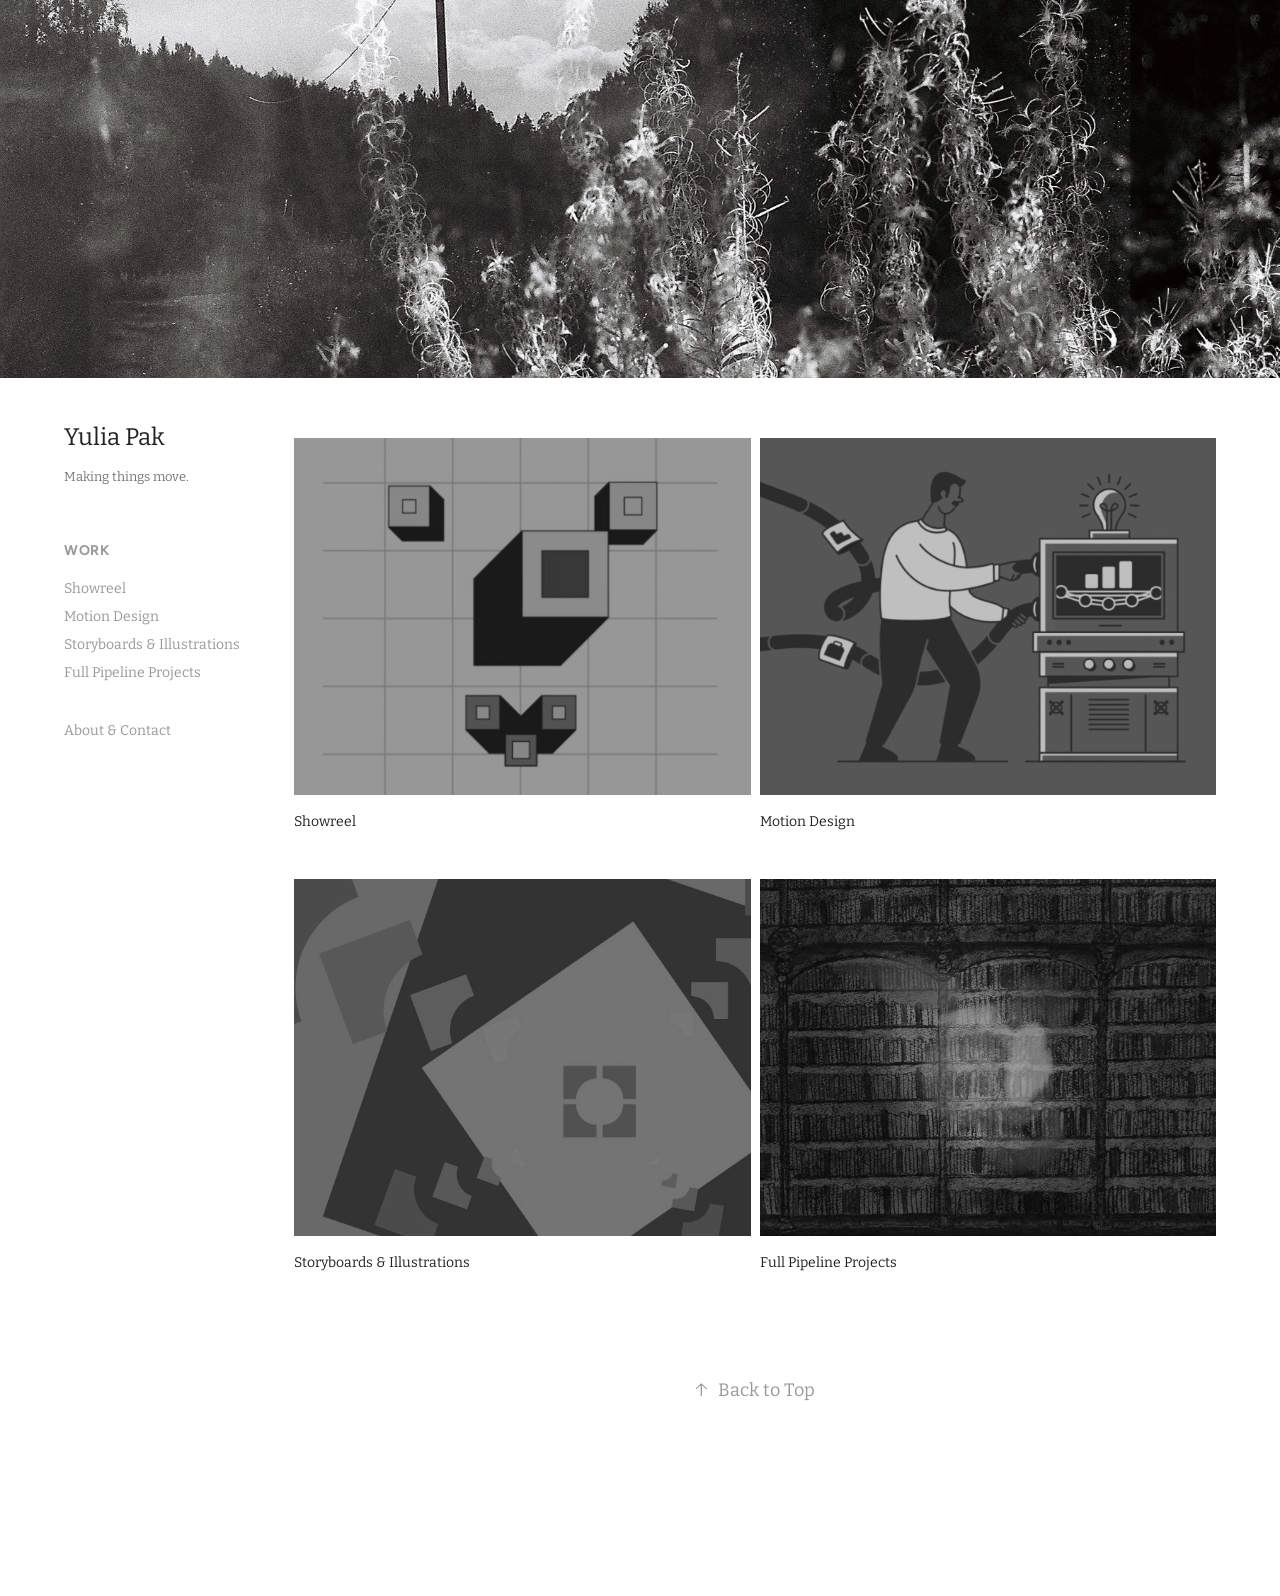
<file: index.html>
<!DOCTYPE html>
<html lang="en">
<head>
<meta charset="utf-8">
<meta name="viewport" content="width=device-width, initial-scale=1">
<title>Yulia Pak</title>

<link rel="stylesheet" href="assets/css/fonts.css?v=7">
<link rel="stylesheet" href="assets/css/main.css?v=7">
<link rel="stylesheet" href="assets/css/index.css?v=7">
<script>
    !function(t,e){var o,n,p,r;e.__SV||(window.posthog && window.posthog.__loaded)||(window.posthog=e,e._i=[],e.init=function(i,s,a){function g(t,e){var o=e.split(".");2==o.length&&(t=t[o[0]],e=o[1]),t[e]=function(){t.push([e].concat(Array.prototype.slice.call(arguments,0)))}}p||((p=t.createElement("script")).type="text/javascript",p.crossOrigin="anonymous",p.async=!0,p.src=s.api_host.replace(".i.posthog.com","-assets.i.posthog.com")+"/static/array.js",p.onerror=function(){p=null},(r=t.getElementsByTagName("script")[0]).parentNode.insertBefore(p,r));var u=e;for(void 0!==a?u=e[a]=[]:a="posthog",u.people=u.people||[],Object.defineProperty(u,"toString",{configurable:!0,enumerable:!0,writable:!0,value:function(t){var e="posthog";return"posthog"!==a&&(e+="."+a),t||(e+=" (stub)"),e}}),Object.defineProperty(u.people,"toString",{configurable:!0,enumerable:!0,writable:!0,value:function(){return u.toString(1)+".people (stub)"}}),o="th ih nh sh ah init Lh Nh Ah Oh zh Gu Dh Hh Eh Zh Jh Kh Xh Yh td capture getExtension qh dr rd calculateEventProperties nd register register_once register_for_session unregister unregister_for_session ud Rh od getFeatureFlag getFeatureFlagPayload getFeatureFlagResult getAllFeatureFlags isFeatureEnabled reloadFeatureFlags updateFlags updateEarlyAccessFeatureEnrollment getEarlyAccessFeatures on onFeatureFlags onSurveysLoaded onSessionId getSurveys getActiveMatchingSurveys onActiveMatchingSurveysChanged renderSurvey displaySurvey cancelPendingSurvey canRenderSurvey canRenderSurveyAsync hd identify setPersonProperties unsetPersonProperties group resetGroups setPersonPropertiesForFlags resetPersonPropertiesForFlags setGroupPropertiesForFlags resetGroupPropertiesForFlags reset dd shutdown setIdentity clearIdentity get_distinct_id getGroups get_session_id get_session_replay_url alias set_config startSessionRecording stopSessionRecording sessionRecordingStarted captureException addExceptionStep captureLog startExceptionAutocapture stopExceptionAutocapture loadToolbar get_property getSessionProperty ad Vh createPersonProfile setInternalOrTestUser ld fh hh opt_in_capturing opt_out_capturing dh has_opted_in_capturing has_opted_out_capturing get_explicit_consent_status is_capturing clear_opt_in_out_capturing Uh debug Qu Os getPageViewId captureTraceFeedback captureTraceMetric Ch".split(" "),n=0;n<o.length;n++)g(u,o[n]);e._i.push([i,s,a])},e.__SV=1)}(document,window.posthog||[]);
    posthog.init('phc_yyKVPkdCYvx26eEmKDcnGvNRKHGJ2Nur3Ft88X5tgyBi', {
        api_host: 'https://eu.i.posthog.com',
        defaults: '2026-05-30',
        person_profiles: 'identified_only', // or 'always' to create profiles for anonymous users as well
    })
</script>
</head>
<body id="top" class="link-transition"> 
<div class="js-responsive-nav">
<div class="responsive-nav has-social">
<div class="close-responsive-click-area js-close-responsive-nav">
<div class="close-responsive-button"></div>
</div>
<nav>
<ul class="group">
<li class="gallery-title"><a class="active" href="index.html">Work</a></li>
<li class="project-title"><a href="showreel.html">Showreel</a></li>
<li class="project-title"><a href="motion-design.html">Motion Design</a></li>
<li class="project-title"><a href="storyboards.html">Storyboards &amp; Illustrations</a></li>
<li class="project-title"><a href="full-pipeline.html">Full Pipeline Projects</a></li>
</ul>
<div class="page-title">
<a href="about.html">About &amp; Contact</a>
</div>
<div class="social pf-nav-social">
<ul>
</ul>
</div>
</nav>
</div>
</div>
<div class="masthead">
<div class="masthead-contents">
<div class="masthead-text js-masthead-text">
<div><h1 class="js-inline-text-editable preserve-whitespace main-text rich-text module-text" contenteditable="false" data-text-keypath="customizations.masthead.title.text" decorator="inlineTextEditable" value=""></h1></div>
<div><p class="js-inline-text-editable preserve-whitespace main-text rich-text module-text" contenteditable="false" data-text-keypath="page.masthead.text.text" decorator="inlineTextEditable" value=""></p></div>
<div class="masthead-buttons">
</div>
</div>
</div>
</div>
<div class="site-wrap cfix js-site-wrap">
<div class="site-container">
<div class="site-content e2e-site-content">
<div class="sidebar-content">
<header class="site-header">
<div class="logo-wrap">
<div class="logo e2e-site-logo-text logo-text">
<a class="preserve-whitespace" href="index.html">Yulia Pak</a>
</div>
<div class="logo-secondary logo-secondary-text">Making things move.</div>
</div>
<div class="hamburger-click-area js-hamburger">
<div class="hamburger">
<i></i>
<i></i>
<i></i>
</div>
</div>
</header>
<nav>
<ul class="group">
<li class="gallery-title"><a class="active" href="index.html">Work</a></li>
<li class="project-title"><a href="showreel.html">Showreel</a></li>
<li class="project-title"><a href="motion-design.html">Motion Design</a></li>
<li class="project-title"><a href="storyboards.html">Storyboards &amp; Illustrations</a></li>
<li class="project-title"><a href="full-pipeline.html">Full Pipeline Projects</a></li>
</ul>
<div class="page-title">
<a href="about.html">About &amp; Contact</a>
</div>
<div class="social pf-nav-social">
<ul>
</ul>
</div>
</nav>
</div>
<main>
<section class="project-covers">
<a class="project-cover js-project-cover-touch hold-space" data-hover-hint-id="p6a55e0902b23af907d54df1b26f972f2964f5877c84bdf963e8f3" href="showreel.html">
<div class="cover-image-wrap">
<div class="cover-image">
<div class="cover cover-normal">
<img alt="" class="cover__img image-loaded" loading="eager" src="assets/images/home-01.jpg"/>
</div>
</div>
</div>
<div class="details-wrap">
<div class="details">
<div class="details-inner">
<div class="title preserve-whitespace">Showreel</div>
</div>
</div>
</div>
</a>
<a class="project-cover js-project-cover-touch hold-space" data-hover-hint-id="p6a5615f034e691041db59dbb760b103dcac200269b7ed3193cd94" href="motion-design.html">
<div class="cover-image-wrap">
<div class="cover-image">
<div class="cover cover-normal">
<img alt="" class="cover__img image-loaded" loading="eager" src="assets/images/home-02.jpg"/>
</div>
</div>
</div>
<div class="details-wrap">
<div class="details">
<div class="details-inner">
<div class="title preserve-whitespace">Motion Design</div>
</div>
</div>
</div>
</a>
<a class="project-cover js-project-cover-touch hold-space" data-hover-hint-id="p6a55e2a1755e33940d26ae5d55aa908583825bedb5d13223382e5" href="storyboards.html">
<div class="cover-image-wrap">
<div class="cover-image">
<div class="cover cover-normal">
<img alt="" class="cover__img image-loaded" loading="eager" src="assets/images/home-04.jpg"/>
</div>
</div>
</div>
<div class="details-wrap">
<div class="details">
<div class="details-inner">
<div class="title preserve-whitespace">Storyboards &amp; Illustrations</div>
</div>
</div>
</div>
</a>
<a class="project-cover js-project-cover-touch hold-space" data-hover-hint-id="p6a5607512461d98ea84a798b0e0901dcbd8554ec28456dfaa085e" href="full-pipeline.html">
<div class="cover-image-wrap">
<div class="cover-image">
<div class="cover cover-normal">
<img alt="" class="cover__img image-loaded" loading="eager" src="assets/images/home-06.jpg"/>
</div>
</div>
</div>
<div class="details-wrap">
<div class="details">
<div class="details-inner">
<div class="title preserve-whitespace">Full Pipeline Projects</div>
</div>
</div>
</div>
</a>
</section>
<section class="back-to-top">
<a href="#top"><span class="arrow">↑</span><span class="preserve-whitespace">Back to Top</span></a>
</section>

<footer class="site-footer">
<div class="footer-text"> </div>
</footer>
</main>
</div>
</div>
</div>
<script src="assets/js/site.js?v=7"></script>
</body>
</html>
</file>
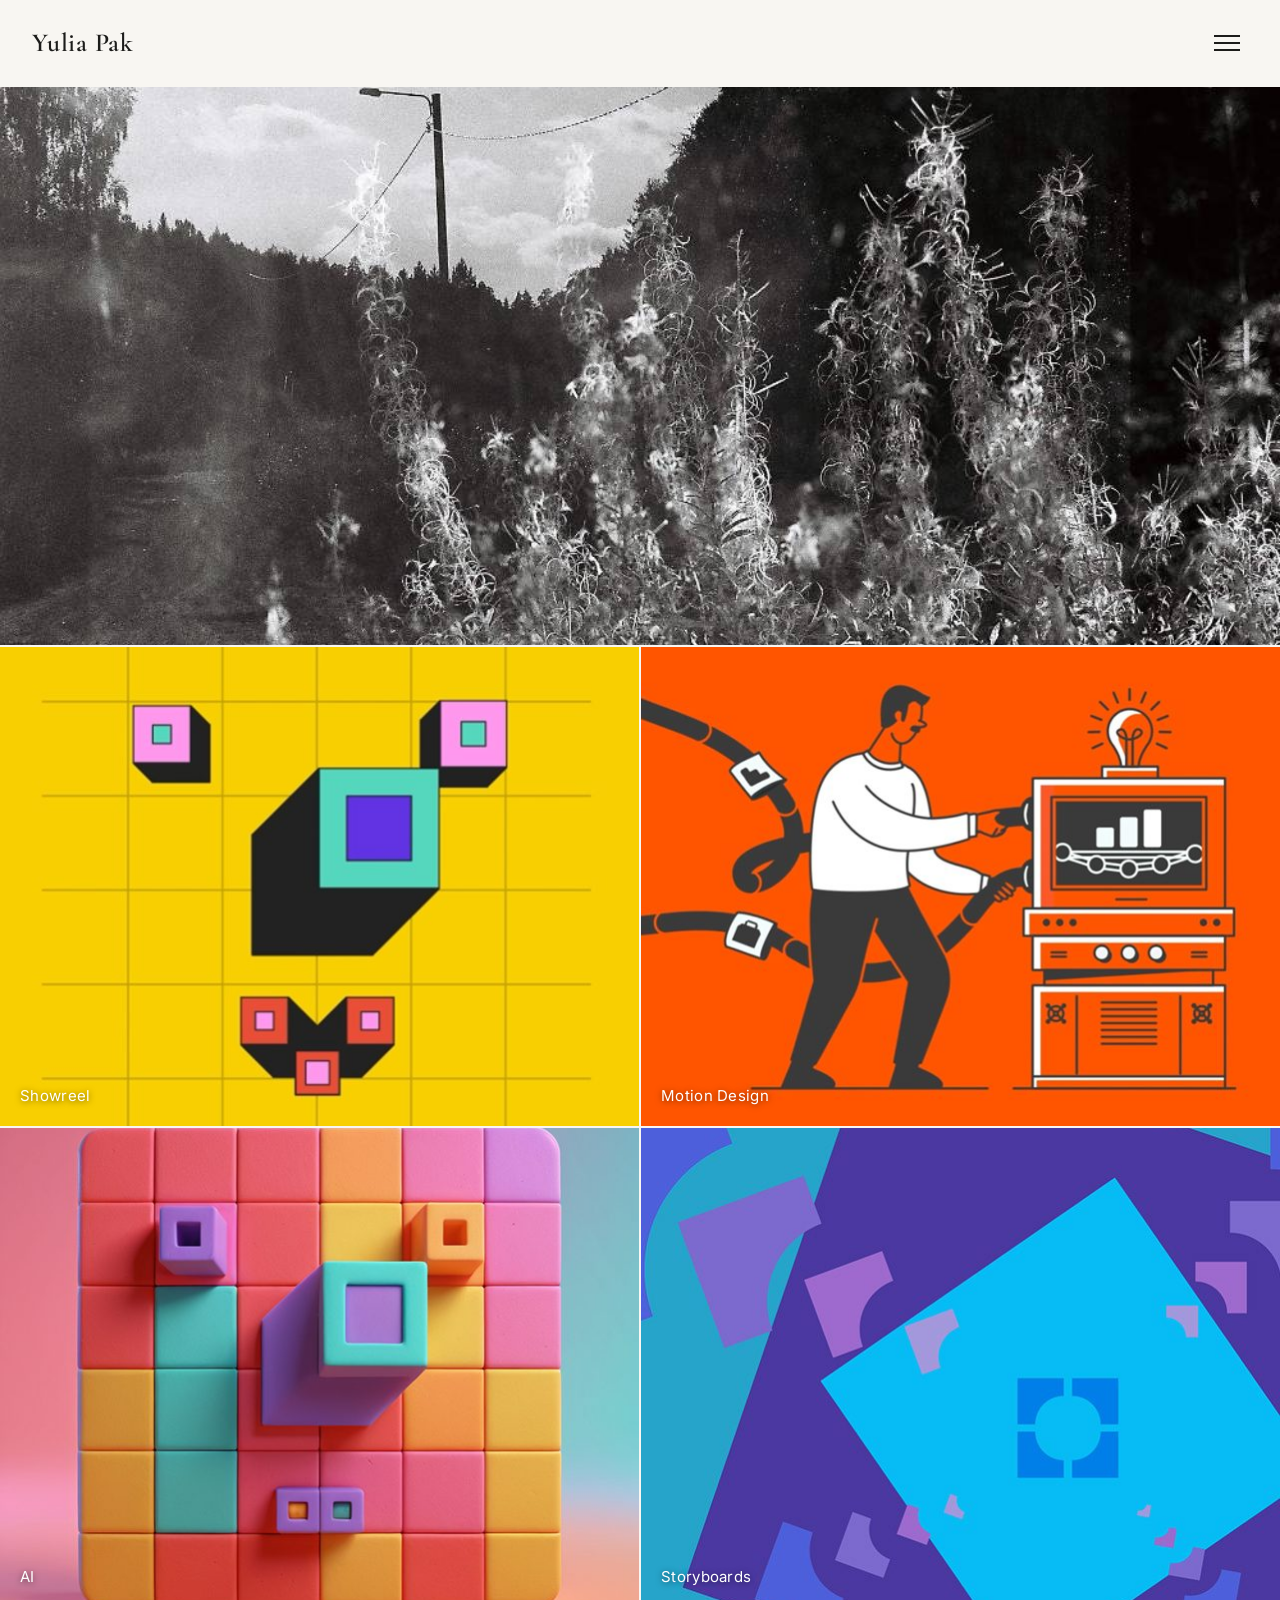
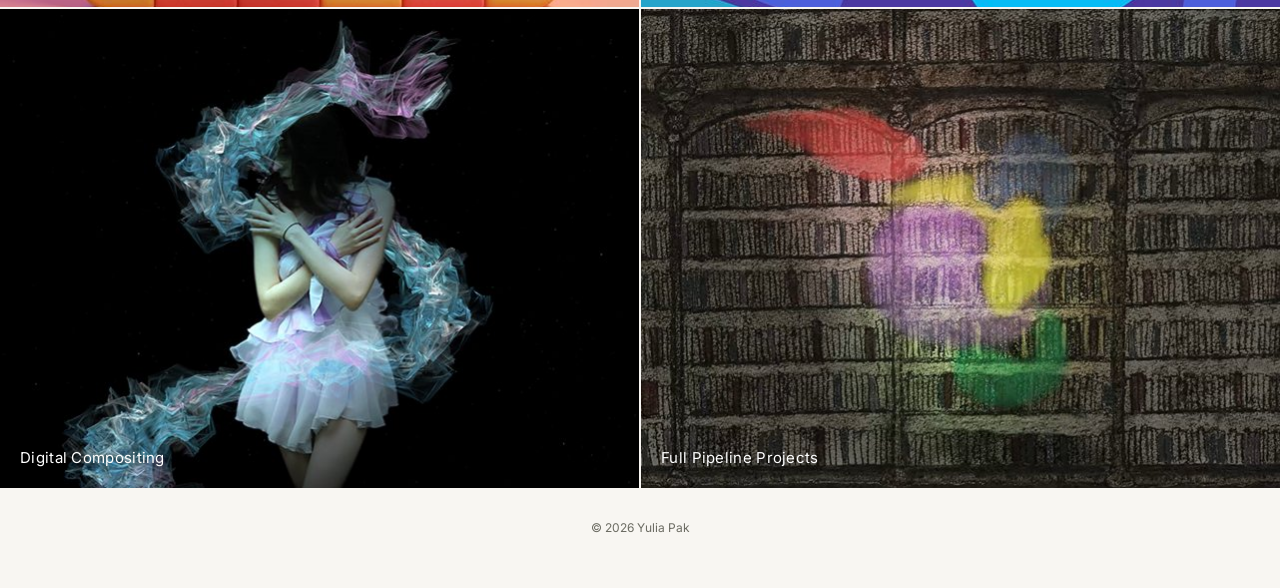
<file: yulia-portfolio/yulia-portfolio/index.html>
<!DOCTYPE html>
<html lang="en">
<head>
<meta charset="UTF-8">
<meta name="viewport" content="width=device-width, initial-scale=1.0">
<title>Yulia Pak — Motion Design &amp; Visual Artist</title>
<meta name="description" content="Portfolio of Yulia Pak — motion design, digital compositing, storyboards and visual storytelling.">
<link rel="preconnect" href="https://fonts.googleapis.com">
<link href="https://fonts.googleapis.com/css2?family=Cormorant+Garamond:wght@500;600&family=Inter:wght@400;500&display=swap" rel="stylesheet">
<link rel="stylesheet" href="assets/css/styles.css">
</head>
<body>

<header class="site-header">
  <a href="index.html" class="logo">Yulia Pak</a>
  <button class="menu-toggle" aria-label="Toggle menu">
    <span></span><span></span><span></span>
  </button>
</header>

<nav class="nav-overlay">
  <ul>
    <li><a href="index.html" class="active">Work</a></li>
    <li><a href="showreel.html">Showreel</a></li>
    <li><a href="motion-design.html">Motion Design</a></li>
    <li><a href="ai.html">AI</a></li>
    <li><a href="storyboards.html">Storyboards</a></li>
    <li><a href="digital-compositing.html">Digital Compositing</a></li>
    <li><a href="full-pipeline.html">Full Pipeline Projects</a></li>
    <li><a href="about.html">About</a></li>
    <li><a href="contact.html">Contact</a></li>
  </ul>
</nav>

<div class="hero">
  <img src="assets/images/hero.jpg" alt="">
</div>

<div class="work-grid">
  <a class="work-tile" href="showreel.html">
    <img src="assets/images/tile-showreel.jpg" alt="Showreel">
    <span class="tile-label">Showreel</span>
  </a>
  <a class="work-tile" href="motion-design.html">
    <img src="assets/images/tile-motion-design.jpg" alt="Motion Design">
    <span class="tile-label">Motion Design</span>
  </a>
  <a class="work-tile" href="ai.html">
    <img src="assets/images/tile-ai.jpg" alt="AI">
    <span class="tile-label">AI</span>
  </a>
  <a class="work-tile" href="storyboards.html">
    <img src="assets/images/tile-storyboards.jpg" alt="Storyboards">
    <span class="tile-label">Storyboards</span>
  </a>
  <a class="work-tile" href="digital-compositing.html">
    <img src="assets/images/tile-digital-compositing.jpg" alt="Digital Compositing">
    <span class="tile-label">Digital Compositing</span>
  </a>
  <a class="work-tile" href="full-pipeline.html">
    <img src="assets/images/tile-full-pipeline.jpg" alt="Full Pipeline Projects">
    <span class="tile-label">Full Pipeline Projects</span>
  </a>
</div>

<footer class="site-footer">
  &copy; <span id="year"></span> Yulia Pak
</footer>

<script src="assets/js/main.js"></script>
<script>document.getElementById('year').textContent = new Date().getFullYear();</script>
</body>
</html>
</file>
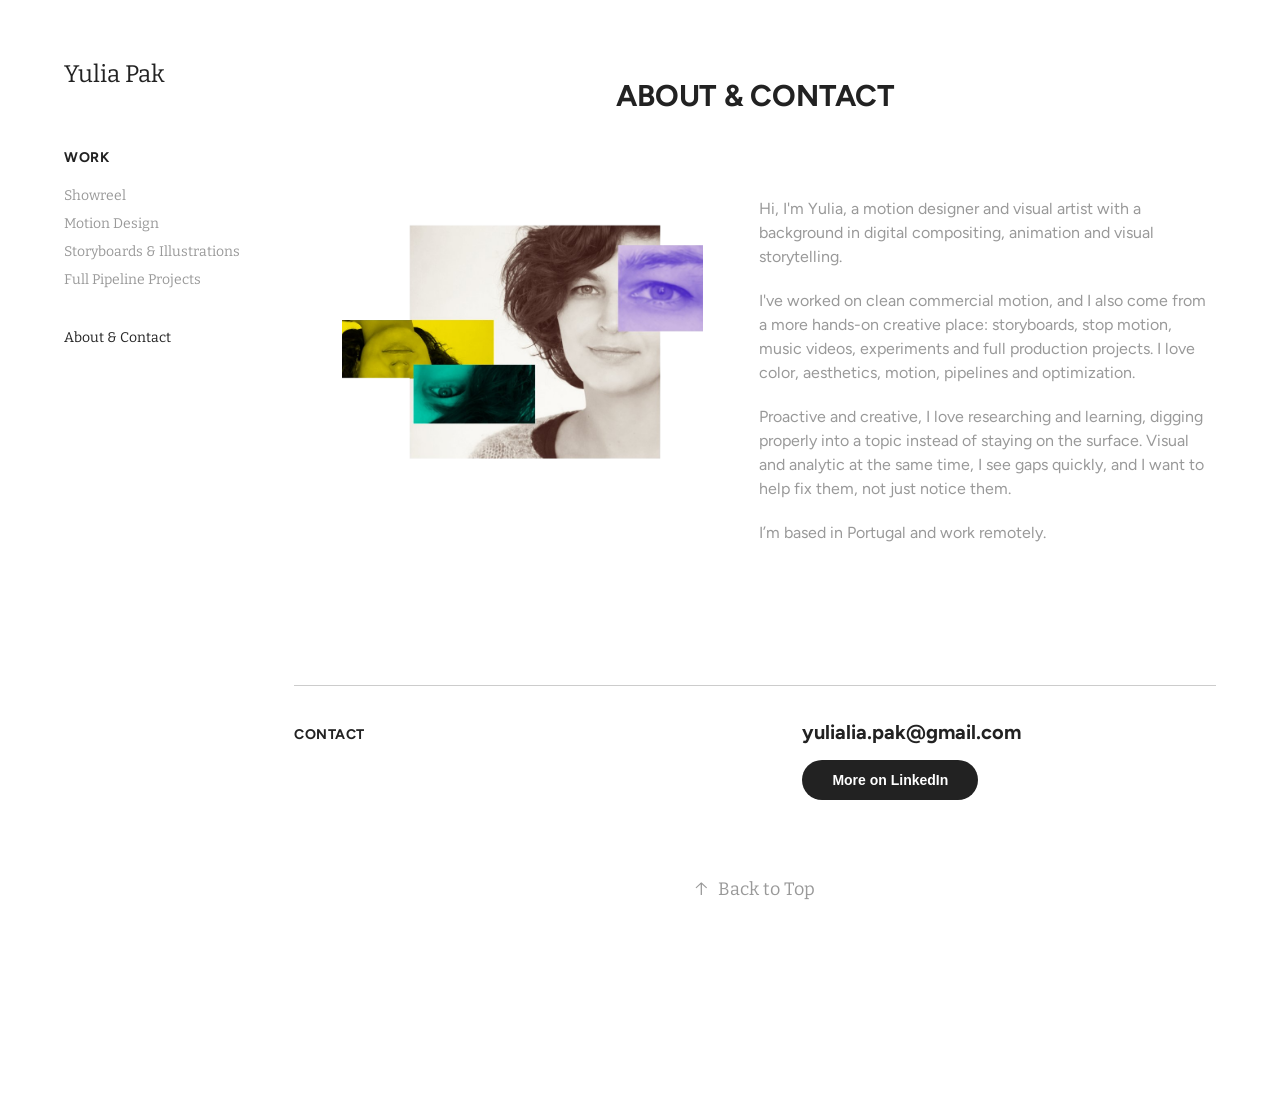
<file: about.html>
<!DOCTYPE html>
<html lang="en">
<head>
<meta charset="utf-8">
<meta name="viewport" content="width=device-width, initial-scale=1">
<title>Yulia Pak - About &amp; Contact</title>

<link rel="stylesheet" href="assets/css/fonts.css?v=7">
<link rel="stylesheet" href="assets/css/main.css?v=7">
<link rel="stylesheet" href="assets/css/about.css?v=7">
<script>
    !function(t,e){var o,n,p,r;e.__SV||(window.posthog && window.posthog.__loaded)||(window.posthog=e,e._i=[],e.init=function(i,s,a){function g(t,e){var o=e.split(".");2==o.length&&(t=t[o[0]],e=o[1]),t[e]=function(){t.push([e].concat(Array.prototype.slice.call(arguments,0)))}}p||((p=t.createElement("script")).type="text/javascript",p.crossOrigin="anonymous",p.async=!0,p.src=s.api_host.replace(".i.posthog.com","-assets.i.posthog.com")+"/static/array.js",p.onerror=function(){p=null},(r=t.getElementsByTagName("script")[0]).parentNode.insertBefore(p,r));var u=e;for(void 0!==a?u=e[a]=[]:a="posthog",u.people=u.people||[],Object.defineProperty(u,"toString",{configurable:!0,enumerable:!0,writable:!0,value:function(t){var e="posthog";return"posthog"!==a&&(e+="."+a),t||(e+=" (stub)"),e}}),Object.defineProperty(u.people,"toString",{configurable:!0,enumerable:!0,writable:!0,value:function(){return u.toString(1)+".people (stub)"}}),o="th ih nh sh ah init Lh Nh Ah Oh zh Gu Dh Hh Eh Zh Jh Kh Xh Yh td capture getExtension qh dr rd calculateEventProperties nd register register_once register_for_session unregister unregister_for_session ud Rh od getFeatureFlag getFeatureFlagPayload getFeatureFlagResult getAllFeatureFlags isFeatureEnabled reloadFeatureFlags updateFlags updateEarlyAccessFeatureEnrollment getEarlyAccessFeatures on onFeatureFlags onSurveysLoaded onSessionId getSurveys getActiveMatchingSurveys onActiveMatchingSurveysChanged renderSurvey displaySurvey cancelPendingSurvey canRenderSurvey canRenderSurveyAsync hd identify setPersonProperties unsetPersonProperties group resetGroups setPersonPropertiesForFlags resetPersonPropertiesForFlags setGroupPropertiesForFlags resetGroupPropertiesForFlags reset dd shutdown setIdentity clearIdentity get_distinct_id getGroups get_session_id get_session_replay_url alias set_config startSessionRecording stopSessionRecording sessionRecordingStarted captureException addExceptionStep captureLog startExceptionAutocapture stopExceptionAutocapture loadToolbar get_property getSessionProperty ad Vh createPersonProfile setInternalOrTestUser ld fh hh opt_in_capturing opt_out_capturing dh has_opted_in_capturing has_opted_out_capturing get_explicit_consent_status is_capturing clear_opt_in_out_capturing Uh debug Qu Os getPageViewId captureTraceFeedback captureTraceMetric Ch".split(" "),n=0;n<o.length;n++)g(u,o[n]);e._i.push([i,s,a])},e.__SV=1)}(document,window.posthog||[]);
    posthog.init('phc_yyKVPkdCYvx26eEmKDcnGvNRKHGJ2Nur3Ft88X5tgyBi', {
        api_host: 'https://eu.i.posthog.com',
        defaults: '2026-05-30',
        person_profiles: 'identified_only', // or 'always' to create profiles for anonymous users as well
    })
</script>
</head>
<body id="top" class="link-transition"> 
<div class="js-responsive-nav">
<div class="responsive-nav has-social">
<div class="close-responsive-click-area js-close-responsive-nav">
<div class="close-responsive-button"></div>
</div>
<nav>
<ul class="group">
<li class="gallery-title"><a href="index.html">Work</a></li>
<li class="project-title"><a href="showreel.html">Showreel</a></li>
<li class="project-title"><a href="motion-design.html">Motion Design</a></li>
<li class="project-title"><a href="storyboards.html">Storyboards &amp; Illustrations</a></li>
<li class="project-title"><a href="full-pipeline.html">Full Pipeline Projects</a></li>
</ul>
<div class="page-title">
<a class="active" href="about.html">About &amp; Contact</a>
</div>
<div class="social pf-nav-social">
<ul>
</ul>
</div>
</nav>
</div>
</div>
<div class="site-wrap cfix js-site-wrap">
<div class="site-container">
<div class="site-content e2e-site-content">
<div class="sidebar-content">
<header class="site-header">
<div class="logo-wrap">
<div class="logo e2e-site-logo-text logo-text">
<a class="preserve-whitespace" href="index.html">Yulia Pak</a>
</div>
</div>
<div class="hamburger-click-area js-hamburger">
<div class="hamburger">
<i></i>
<i></i>
<i></i>
</div>
</div>
</header>
<nav>
<ul class="group">
<li class="gallery-title"><a href="index.html">Work</a></li>
<li class="project-title"><a href="showreel.html">Showreel</a></li>
<li class="project-title"><a href="motion-design.html">Motion Design</a></li>
<li class="project-title"><a href="storyboards.html">Storyboards &amp; Illustrations</a></li>
<li class="project-title"><a href="full-pipeline.html">Full Pipeline Projects</a></li>
</ul>
<div class="page-title">
<a class="active" href="about.html">About &amp; Contact</a>
</div>
<div class="social pf-nav-social">
<ul>
</ul>
</div>
</nav>
</div>
<main>
<div class="page-container">
<section class="page standard-modules">
<header class="page-header content">
<h1 class="title preserve-whitespace">About &amp; Contact</h1>
<p class="description"></p>
</header>
<div class="page-content js-page-content">
<div class="js-project-modules modules content" id="project-canvas">
<div id="project-modules">
<div class="project-module module tree project-module-tree js-js-project-module e2e-site-project-module-tree">
<div class="tree-wrapper valign-top">
<div class="tree-child-wrapper" style="flex: 1">
<div class="project-module module image project-module-image js-js-project-module" style="padding-top: px;
padding-bottom: px;
  width: 79%;
  float: center;
  clear: both;
">
<div class="js-lightbox" data-src="assets/images/about-01.png">
<img alt="" class="e2e-site-project-module-image image-loaded" loading="lazy" src="assets/images/about-01.png" style="width:100%;height:auto;" width="885"/>
</div>
</div>
</div>
<div class="tree-child-wrapper" style="flex: 1">
<div class="project-module module text project-module-text align- js-project-module e2e-site-project-module-text">
<div class="rich-text js-text-editable module-text"><div style="text-align:left;"><div style="text-align:left;">Hi, I'm Yulia, a motion designer and visual artist with a background in digital compositing, animation and visual storytelling.</div><div style="text-align:left;">I've worked on clean commercial motion, and I also come from a more hands-on creative place: storyboards, stop motion, music videos, experiments and full production projects. I love color, aesthetics, motion, pipelines and optimization.</div><div style="text-align:left;">Proactive and creative, I love researching and learning, digging properly into a topic instead of staying on the surface. Visual and analytic at the same time, I see gaps quickly, and I want to help fix them, not just notice them.</div><div style="text-align:left;">I’m based in Portugal and work remotely.</div></div></div>
</div>
</div>
</div>
</div>
<div class="about-contact">
<div class="about-contact-label">Contact</div>
<div class="about-contact-body">
<div class="about-contact-email"><a href="mailto:yulialia.pak@gmail.com">yulialia.pak@gmail.com</a></div>
<div class="project-module module button project-module-button about-contact-button" data-id="m6a578ba0520f10c73820b16bd224d3dca1b58108ef9a5977aadcd"><div class="button-container" style=""><a class="button-module preserve-whitespace--nowrap" href="http://www.linkedin.com/in/yulia-pak-20a6136a" target="_blank">More on LinkedIn</a></div></div>
</div>
</div>
</div>
</div>
</div>
</section>
<section class="back-to-top">
<a href="#top"><span class="arrow">↑</span><span class="preserve-whitespace">Back to Top</span></a>
</section>

</div>
<footer class="site-footer">
<div class="footer-text"> </div>
</footer>
</main>
</div>
</div>
</div>
<script src="assets/js/site.js?v=7"></script>
</body>
</html>
</file>
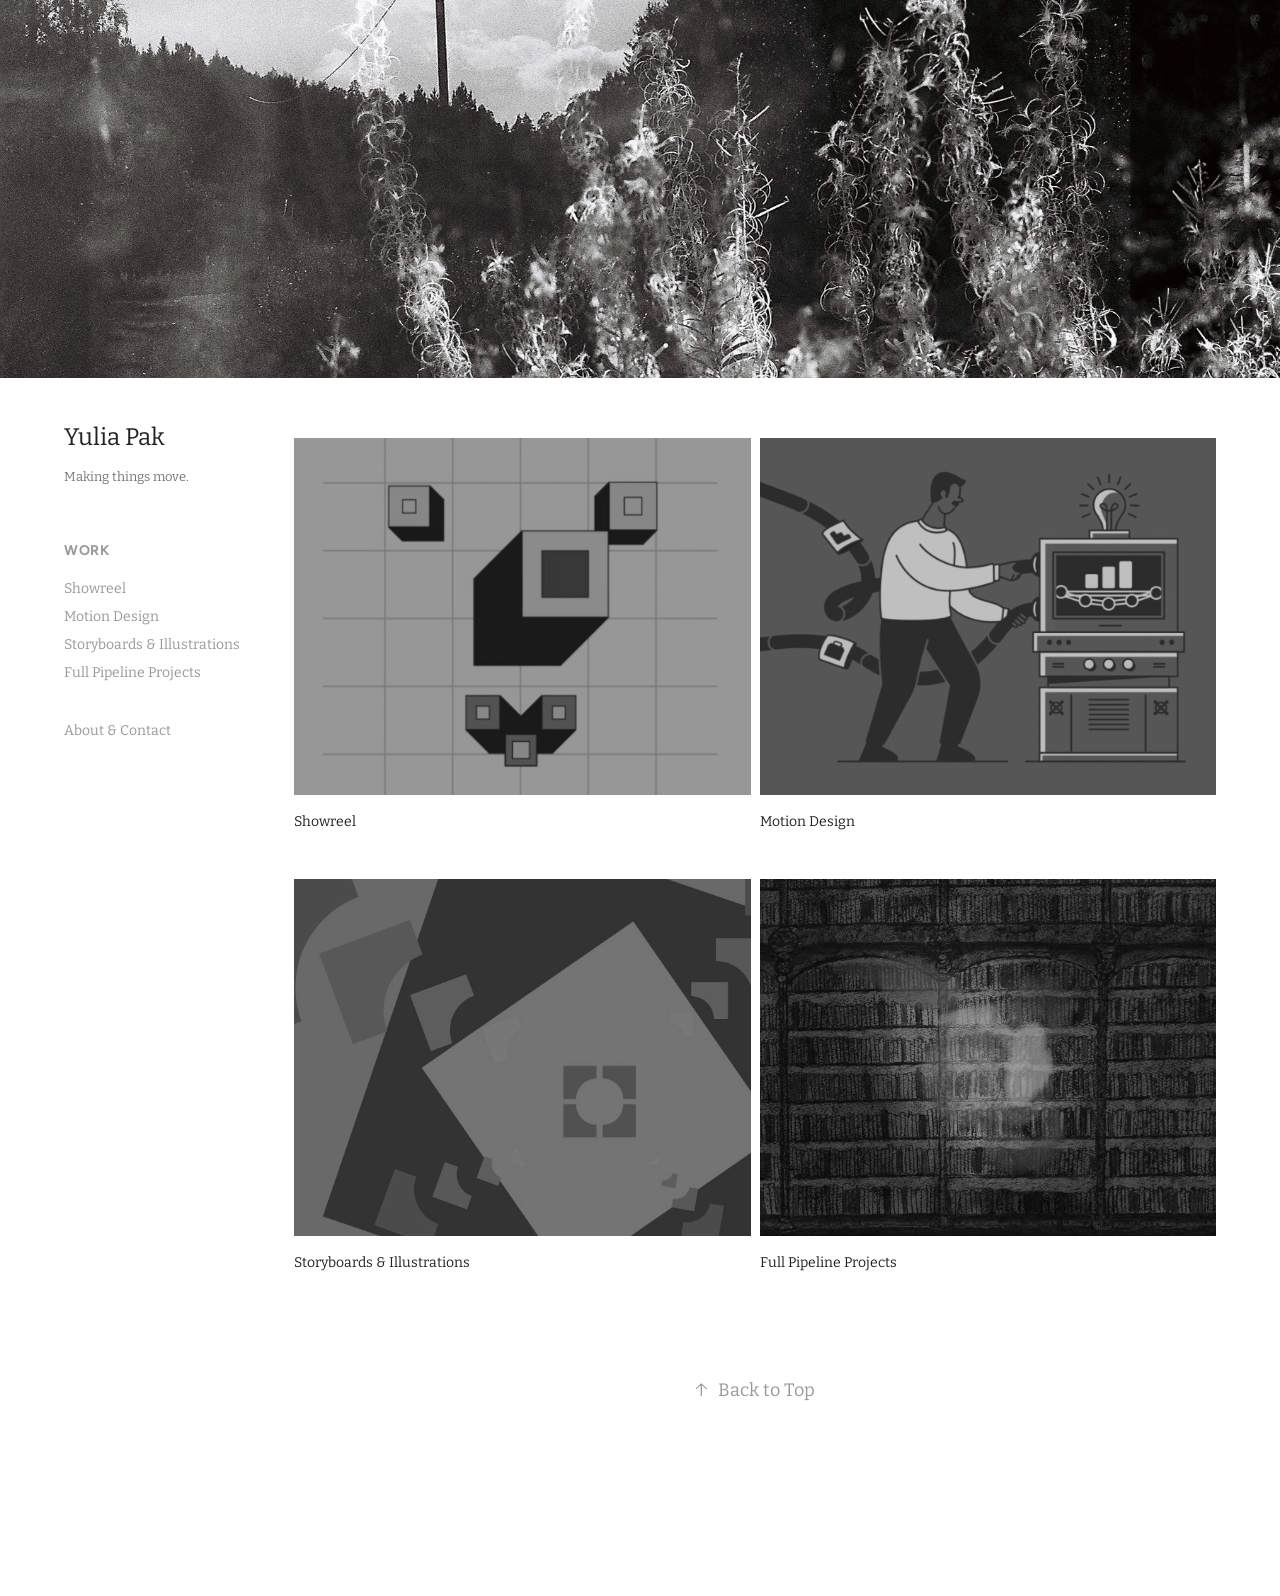
<file: ai.html>
<!DOCTYPE html><html lang="en"><head><meta charset="utf-8"><meta http-equiv="refresh" content="0; url=index.html"><title>Yulia Pak</title></head><body><a href="index.html">Yulia Pak</a></body></html>
</file>
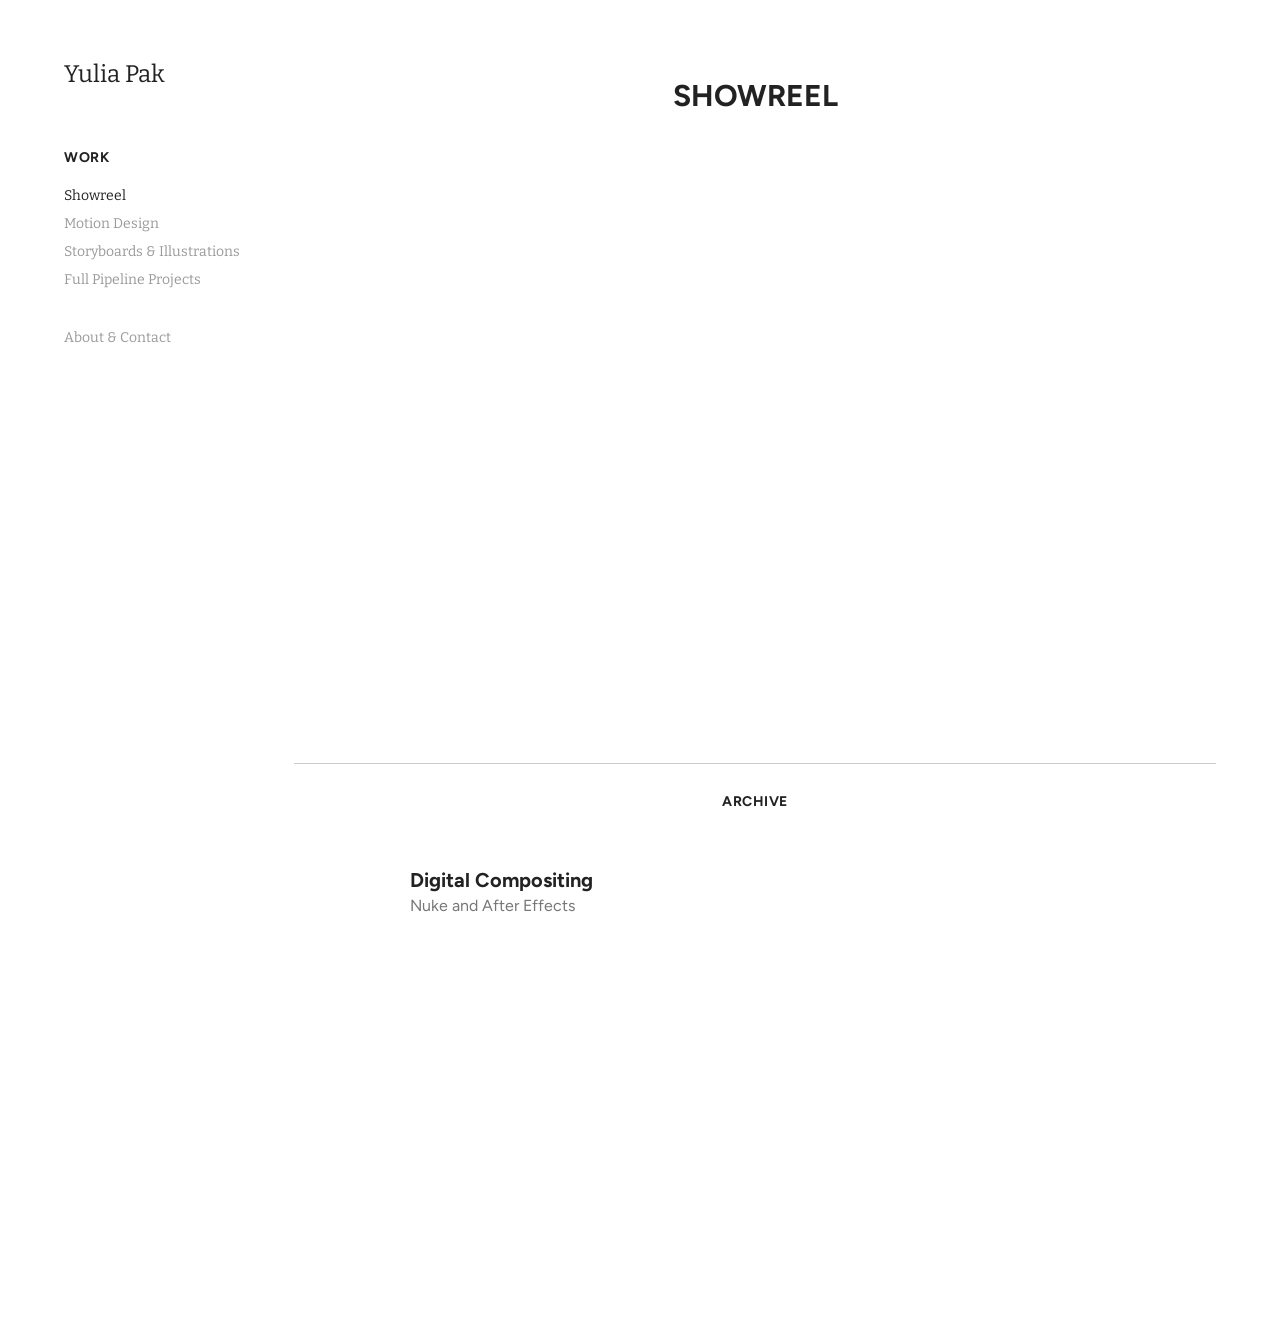
<file: digital-compositing.html>
<!DOCTYPE html><html lang="en"><head><meta charset="utf-8"><meta http-equiv="refresh" content="0; url=showreel.html"><title>Yulia Pak</title></head><body><a href="showreel.html">Showreel</a></body></html>
</file>
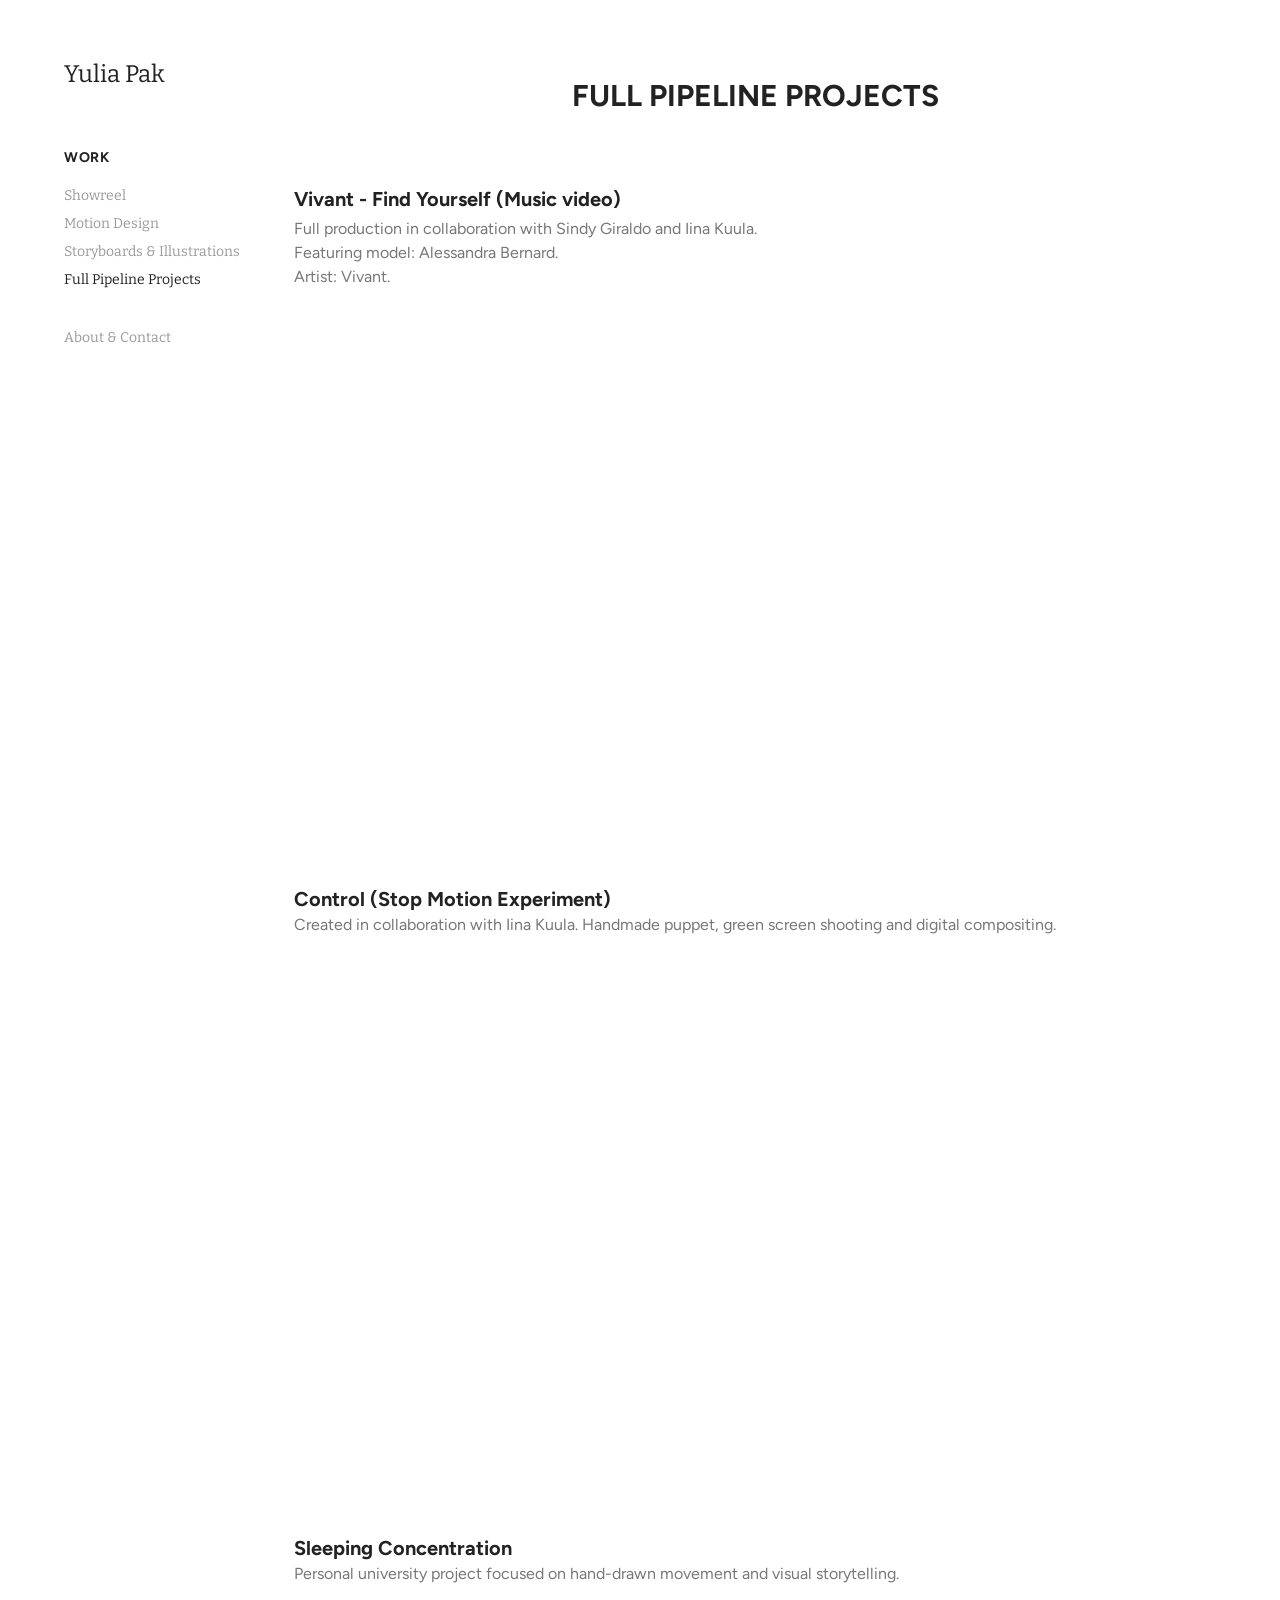
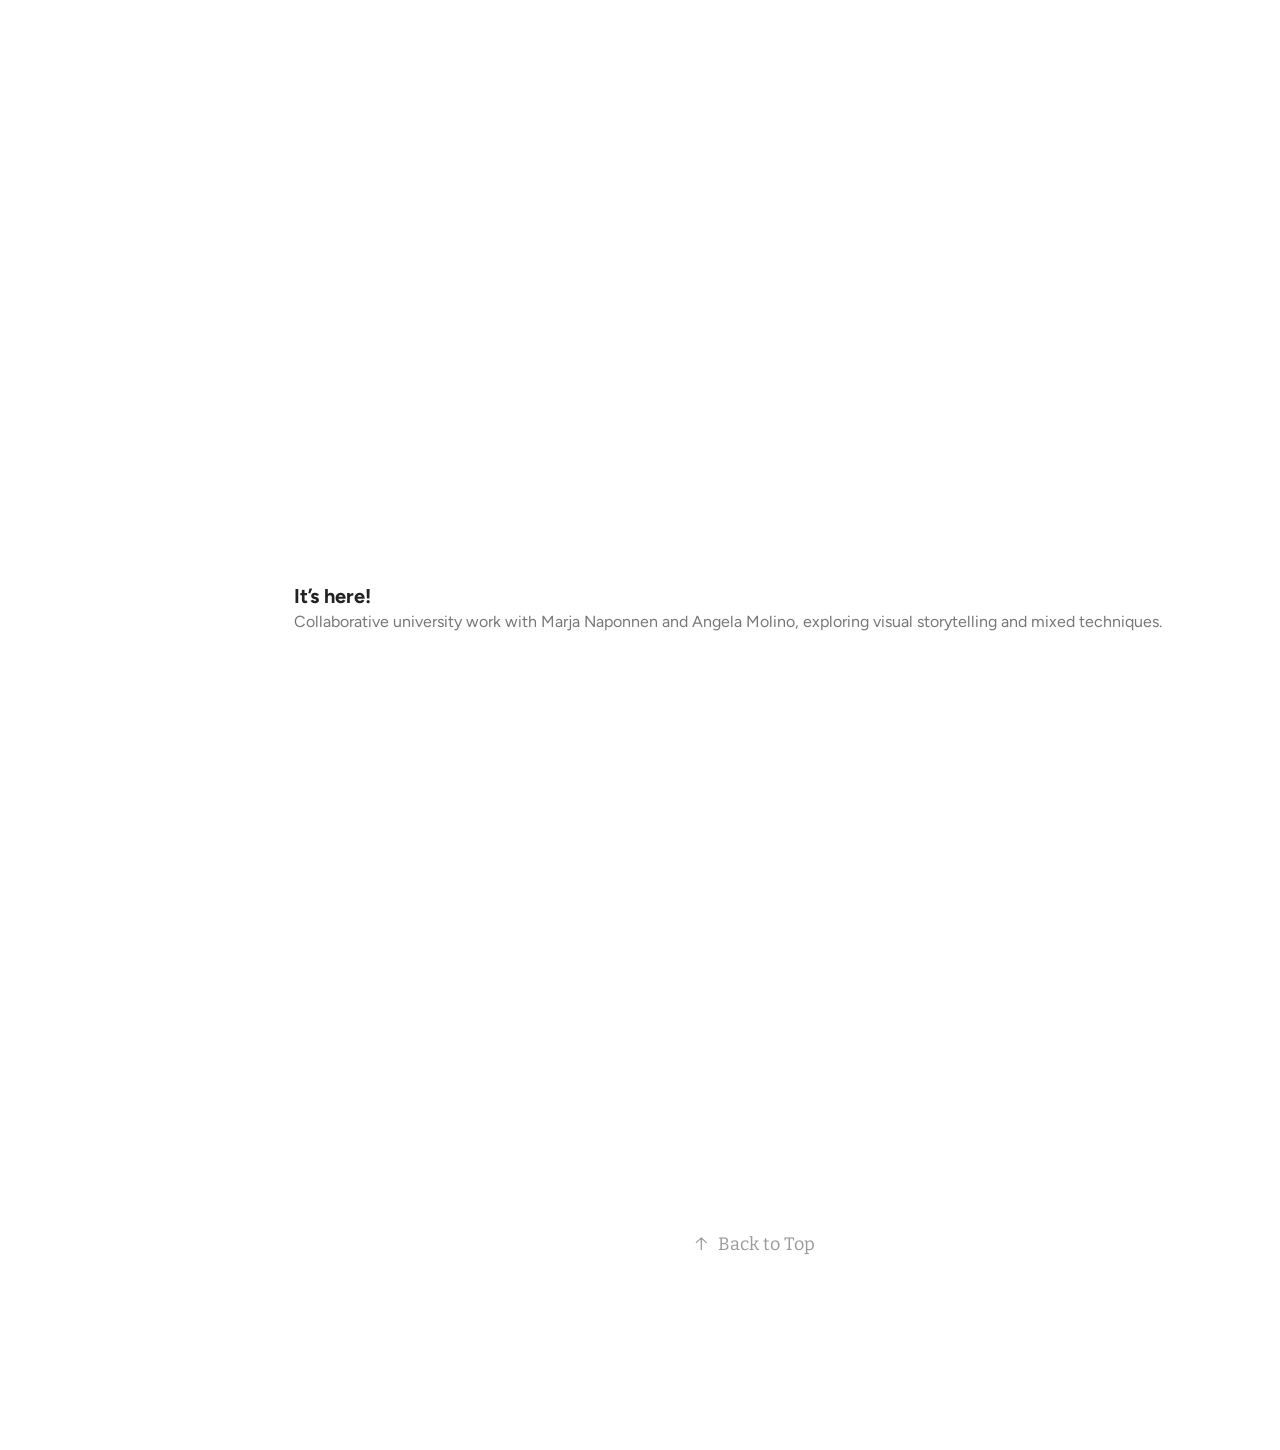
<file: full-pipeline.html>
<!DOCTYPE html>
<html lang="en">
<head>
<meta charset="utf-8">
<meta name="viewport" content="width=device-width, initial-scale=1">
<title>Yulia Pak - Full Pipeline Projects</title>

<link rel="stylesheet" href="assets/css/fonts.css?v=7">
<link rel="stylesheet" href="assets/css/main.css?v=7">
<link rel="stylesheet" href="assets/css/full-pipeline.css?v=7">
<script>
    !function(t,e){var o,n,p,r;e.__SV||(window.posthog && window.posthog.__loaded)||(window.posthog=e,e._i=[],e.init=function(i,s,a){function g(t,e){var o=e.split(".");2==o.length&&(t=t[o[0]],e=o[1]),t[e]=function(){t.push([e].concat(Array.prototype.slice.call(arguments,0)))}}p||((p=t.createElement("script")).type="text/javascript",p.crossOrigin="anonymous",p.async=!0,p.src=s.api_host.replace(".i.posthog.com","-assets.i.posthog.com")+"/static/array.js",p.onerror=function(){p=null},(r=t.getElementsByTagName("script")[0]).parentNode.insertBefore(p,r));var u=e;for(void 0!==a?u=e[a]=[]:a="posthog",u.people=u.people||[],Object.defineProperty(u,"toString",{configurable:!0,enumerable:!0,writable:!0,value:function(t){var e="posthog";return"posthog"!==a&&(e+="."+a),t||(e+=" (stub)"),e}}),Object.defineProperty(u.people,"toString",{configurable:!0,enumerable:!0,writable:!0,value:function(){return u.toString(1)+".people (stub)"}}),o="th ih nh sh ah init Lh Nh Ah Oh zh Gu Dh Hh Eh Zh Jh Kh Xh Yh td capture getExtension qh dr rd calculateEventProperties nd register register_once register_for_session unregister unregister_for_session ud Rh od getFeatureFlag getFeatureFlagPayload getFeatureFlagResult getAllFeatureFlags isFeatureEnabled reloadFeatureFlags updateFlags updateEarlyAccessFeatureEnrollment getEarlyAccessFeatures on onFeatureFlags onSurveysLoaded onSessionId getSurveys getActiveMatchingSurveys onActiveMatchingSurveysChanged renderSurvey displaySurvey cancelPendingSurvey canRenderSurvey canRenderSurveyAsync hd identify setPersonProperties unsetPersonProperties group resetGroups setPersonPropertiesForFlags resetPersonPropertiesForFlags setGroupPropertiesForFlags resetGroupPropertiesForFlags reset dd shutdown setIdentity clearIdentity get_distinct_id getGroups get_session_id get_session_replay_url alias set_config startSessionRecording stopSessionRecording sessionRecordingStarted captureException addExceptionStep captureLog startExceptionAutocapture stopExceptionAutocapture loadToolbar get_property getSessionProperty ad Vh createPersonProfile setInternalOrTestUser ld fh hh opt_in_capturing opt_out_capturing dh has_opted_in_capturing has_opted_out_capturing get_explicit_consent_status is_capturing clear_opt_in_out_capturing Uh debug Qu Os getPageViewId captureTraceFeedback captureTraceMetric Ch".split(" "),n=0;n<o.length;n++)g(u,o[n]);e._i.push([i,s,a])},e.__SV=1)}(document,window.posthog||[]);
    posthog.init('phc_yyKVPkdCYvx26eEmKDcnGvNRKHGJ2Nur3Ft88X5tgyBi', {
        api_host: 'https://eu.i.posthog.com',
        defaults: '2026-05-30',
        person_profiles: 'identified_only', // or 'always' to create profiles for anonymous users as well
    })
</script>
<style id="spacing-fixes">
/* title hierarchy: 56px above a group, 12px between title and content */
#project-modules > .project-module-text:has(.mod-title){margin:56px 0 12px !important;padding:0 !important}
#project-modules > .project-module-text:has(.mod-title):first-child{margin-top:18px !important}
#project-modules > .project-module-text:has(.mod-title) .module-text > div{padding:0 !important}
#project-modules > .project-module-text:has(.mod-title) .mod-title:last-child{margin-bottom:0 !important}
.sb-title{margin:0 0 12px !important}
.sb-title + .sb-caption{margin-top:-6px !important}
</style>
</head>
<body id="top" class="link-transition"> 
<div class="js-responsive-nav">
<div class="responsive-nav has-social">
<div class="close-responsive-click-area js-close-responsive-nav">
<div class="close-responsive-button"></div>
</div>
<nav>
<ul class="group">
<li class="gallery-title"><a href="index.html">Work</a></li>
<li class="project-title"><a href="showreel.html">Showreel</a></li>
<li class="project-title"><a href="motion-design.html">Motion Design</a></li>
<li class="project-title"><a href="storyboards.html">Storyboards &amp; Illustrations</a></li>
<li class="project-title"><a class="active" href="full-pipeline.html">Full Pipeline Projects</a></li>
</ul>
<div class="page-title">
<a href="about.html">About &amp; Contact</a>
</div>
<div class="social pf-nav-social">
<ul>
</ul>
</div>
</nav>
</div>
</div>
<div class="site-wrap cfix js-site-wrap">
<div class="site-container">
<div class="site-content e2e-site-content">
<div class="sidebar-content">
<header class="site-header">
<div class="logo-wrap">
<div class="logo e2e-site-logo-text logo-text">
<a class="preserve-whitespace" href="index.html">Yulia Pak</a>
</div>
</div>
<div class="hamburger-click-area js-hamburger">
<div class="hamburger">
<i></i>
<i></i>
<i></i>
</div>
</div>
</header>
<nav>
<ul class="group">
<li class="gallery-title"><a href="index.html">Work</a></li>
<li class="project-title"><a href="showreel.html">Showreel</a></li>
<li class="project-title"><a href="motion-design.html">Motion Design</a></li>
<li class="project-title"><a href="storyboards.html">Storyboards &amp; Illustrations</a></li>
<li class="project-title"><a class="active" href="full-pipeline.html">Full Pipeline Projects</a></li>
</ul>
<div class="page-title">
<a href="about.html">About &amp; Contact</a>
</div>
<div class="social pf-nav-social">
<ul>
</ul>
</div>
</nav>
</div>
<main>
<div class="page-container">
<section class="page standard-modules">
<header class="page-header content">
<h1 class="title preserve-whitespace">Full Pipeline Projects</h1>
<p class="description"></p>
</header>
<div class="page-content js-page-content">
<div class="js-project-modules modules content" id="project-canvas">
<div id="project-modules">
<div class="project-module module text project-module-text align- js-project-module e2e-site-project-module-text" style="padding-top: 0px;
padding-bottom: px;
  max-width: 800px;
  float: left;
  clear: both;
">
<div class="rich-text js-text-editable module-text"><div style="text-align:left;"><span class="mod-title">Vivant - Find Yourself (Music video)</span>Full production in collaboration with Sindy Giraldo and Iina Kuula.<br/>Featuring model: Alessandra Bernard.<br/>Artist: Vivant.</div></div>
</div>
<div class="project-module module video project-module-video js-js-project-module">
<div class="embed-dimensions" style="max-width: 1920px; max-height: 1080px; margin: 0 auto;">
<div class="embed-aspect-ratio" style="padding-bottom: 56.25%; position: relative; height: 0px;">
<iframe allowfullscreen="" class="embed-content" frameborder="0" src="https://www.youtube.com/embed/CS3qDGdIW8k?rel=0" allow="accelerometer; encrypted-media; picture-in-picture; fullscreen" style="position: absolute; top: 0; left: 0; width: 100%; height: 100%;" title="Video Player"></iframe>
</div>
</div>
</div>
<div class="project-module module text project-module-text align- js-project-module e2e-site-project-module-text" style="padding-top: 0px;
padding-bottom: px;
  float: left;
  clear: both;
">
<div class="rich-text js-text-editable module-text"><div style="text-align:left;"><span class="mod-title">Control (Stop Motion Experiment)</span>Created in collaboration with Iina Kuula. Handmade puppet, green screen shooting and digital compositing.</div></div>
</div>
<div class="project-module module video project-module-video js-js-project-module">
<div class="embed-dimensions" style="max-width: 1920px; max-height: 1080px; margin: 0 auto;">
<div class="embed-aspect-ratio" style="padding-bottom: 56.25%; position: relative; height: 0px;">
<iframe allowfullscreen="" class="embed-content" frameborder="0" src="https://www.youtube.com/embed/EcwvWYUOvu4?rel=0" allow="accelerometer; encrypted-media; picture-in-picture; fullscreen" style="position: absolute; top: 0; left: 0; width: 100%; height: 100%;" title="Video Player"></iframe>
</div>
</div>
</div>
<div class="project-module module text project-module-text align- js-project-module e2e-site-project-module-text" style="padding-top: 0px;
padding-bottom: px;
  float: left;
  clear: both;
">
<div class="rich-text js-text-editable module-text"><div style="text-align:left;"><span class="mod-title">Sleeping Concentration</span>Personal university project focused on hand-drawn movement and visual storytelling.</div></div>
</div>
<div class="project-module module video project-module-video js-js-project-module">
<div class="embed-dimensions" style="max-width: 1920px; max-height: 1080px; margin: 0 auto;">
<div class="embed-aspect-ratio" style="padding-bottom: 56.25%; position: relative; height: 0px;">
<iframe allowfullscreen="" class="embed-content" frameborder="0" src="https://www.youtube.com/embed/m_YUo2lrx8g?rel=0" allow="accelerometer; encrypted-media; picture-in-picture; fullscreen" style="position: absolute; top: 0; left: 0; width: 100%; height: 100%;" title="Video Player"></iframe>
</div>
</div>
</div>
<div class="project-module module text project-module-text align- js-project-module e2e-site-project-module-text" style="padding-top: 0px;
padding-bottom: px;
  max-width: 900px;
  float: left;
  clear: both;
">
<div class="rich-text js-text-editable module-text"><div style="text-align:left;"><span class="mod-title">It’s here!</span>Collaborative university work with Marja Naponnen and Angela Molino, exploring visual storytelling and mixed techniques.</div></div>
</div>
<div class="project-module module video project-module-video js-js-project-module">
<div class="embed-dimensions" style="max-width: 1920px; max-height: 1080px; margin: 0 auto;">
<div class="embed-aspect-ratio" style="padding-bottom: 56.25%; position: relative; height: 0px;">
<iframe loading="lazy" title="It's here!" allowfullscreen="" class="embed-content" frameborder="0" src="https://www.youtube.com/embed/E2_KNGEKOik?rel=0" allow="accelerometer; encrypted-media; picture-in-picture; fullscreen" style="position: absolute; top: 0; left: 0; width: 100%; height: 100%;"></iframe>
</div>
</div>
</div>
</div>
</div>
</div>
</section>
<section class="back-to-top">
<a href="#top"><span class="arrow">↑</span><span class="preserve-whitespace">Back to Top</span></a>
</section>

</div>
<footer class="site-footer">
<div class="footer-text"> </div>
</footer>
</main>
</div>
</div>
</div>
<script src="assets/js/site.js?v=7"></script>
</body>
</html>
</file>
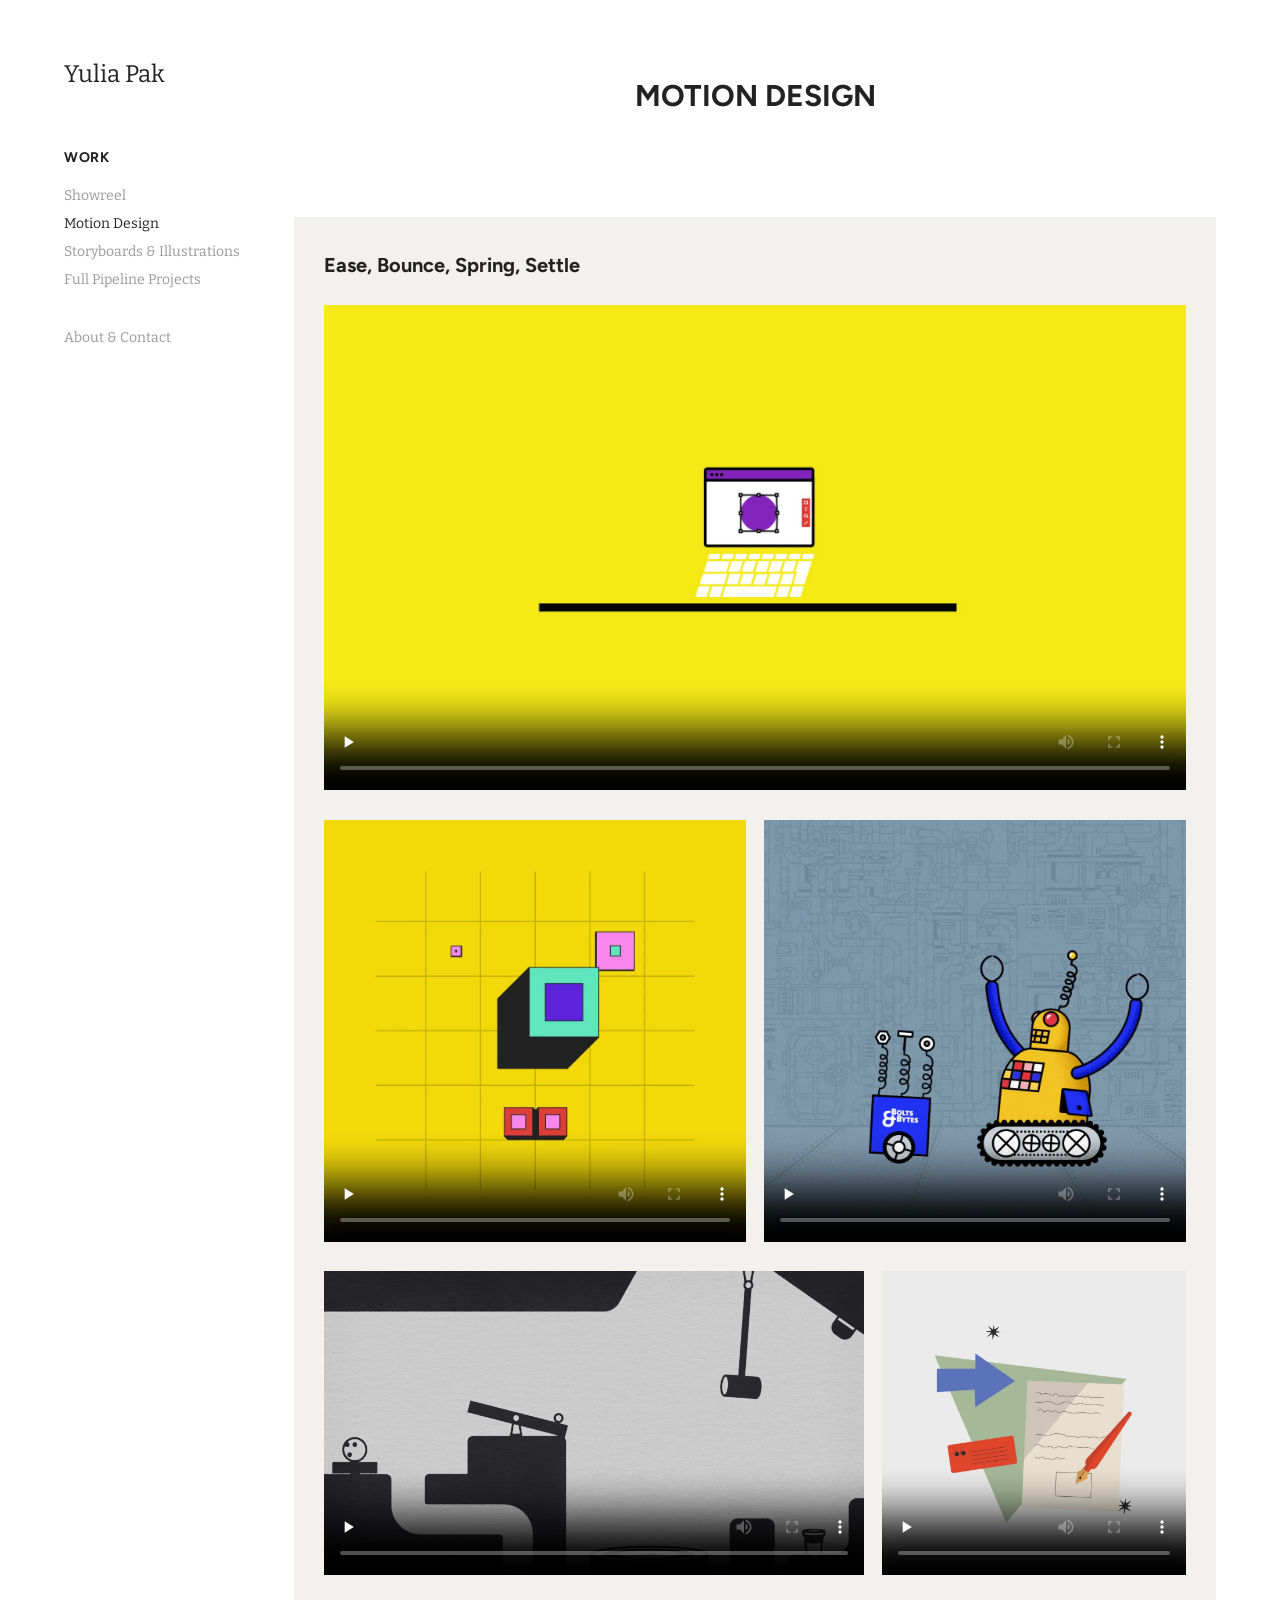
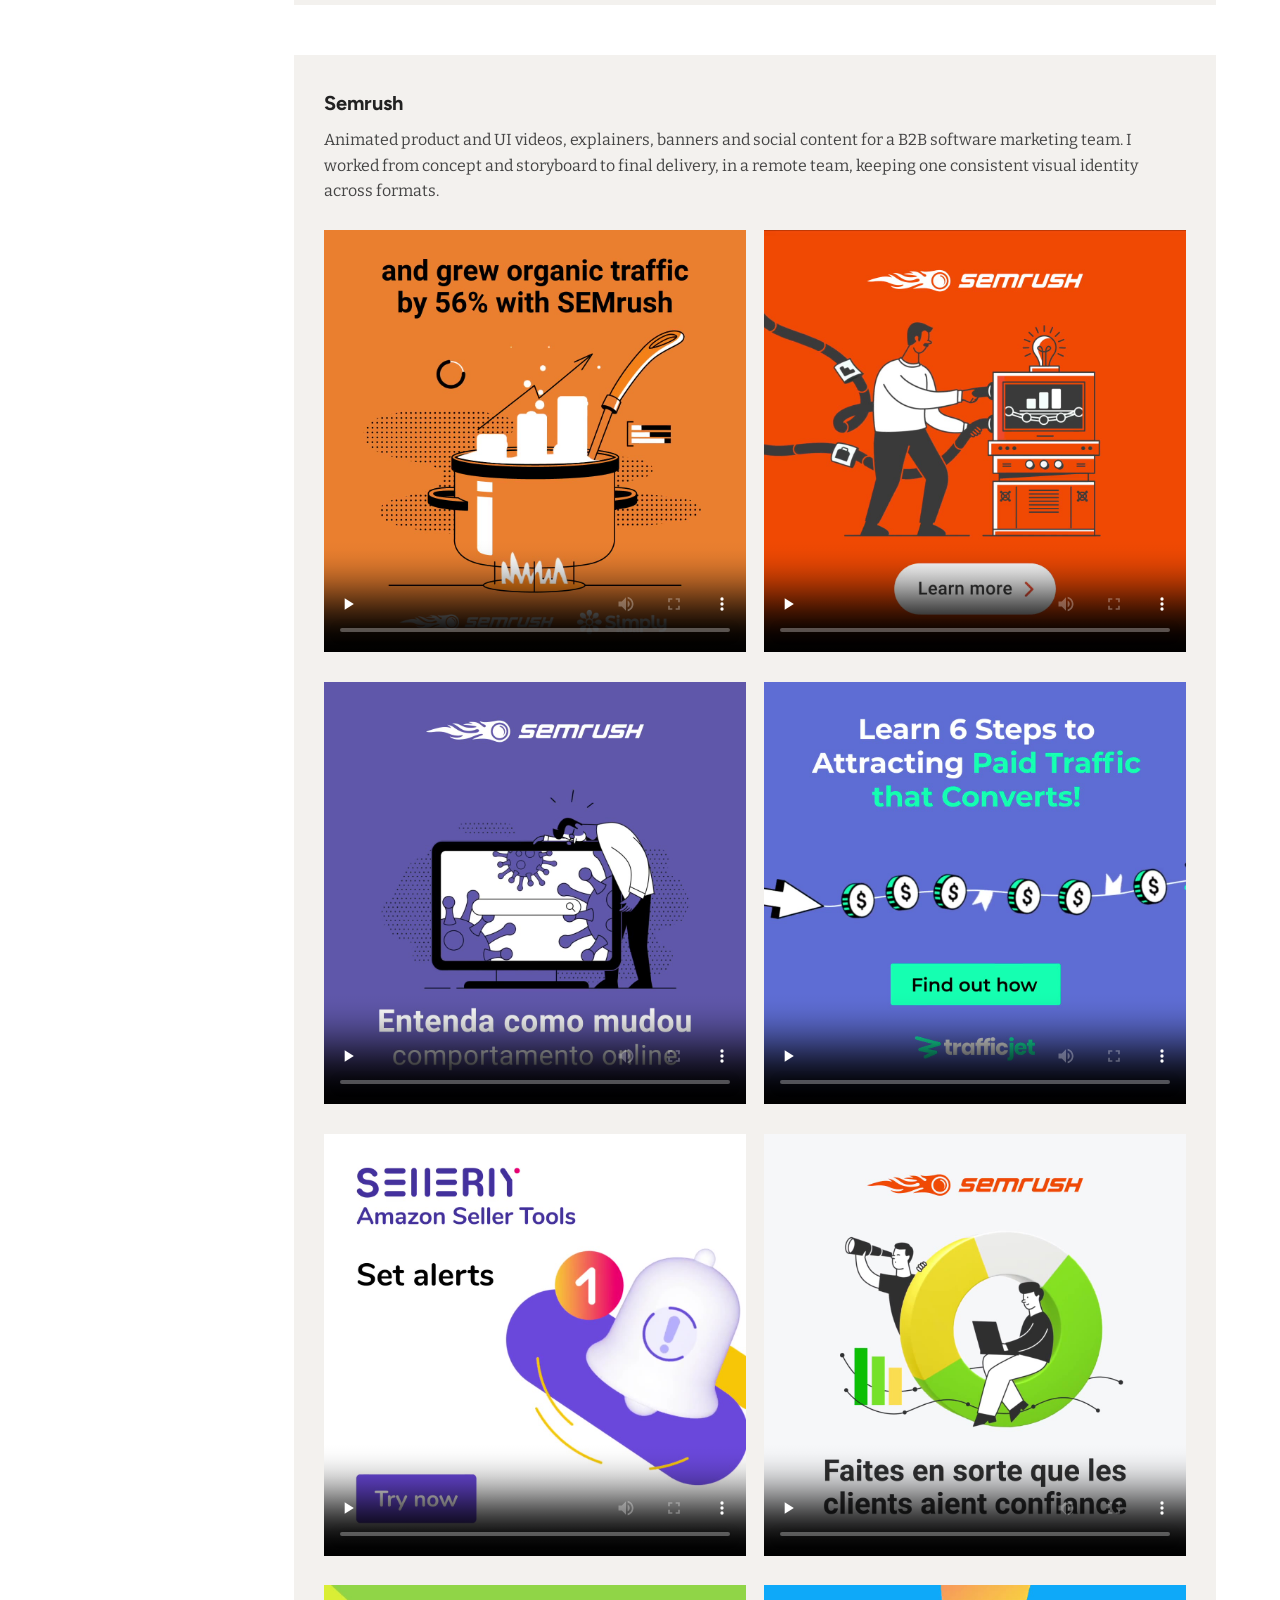
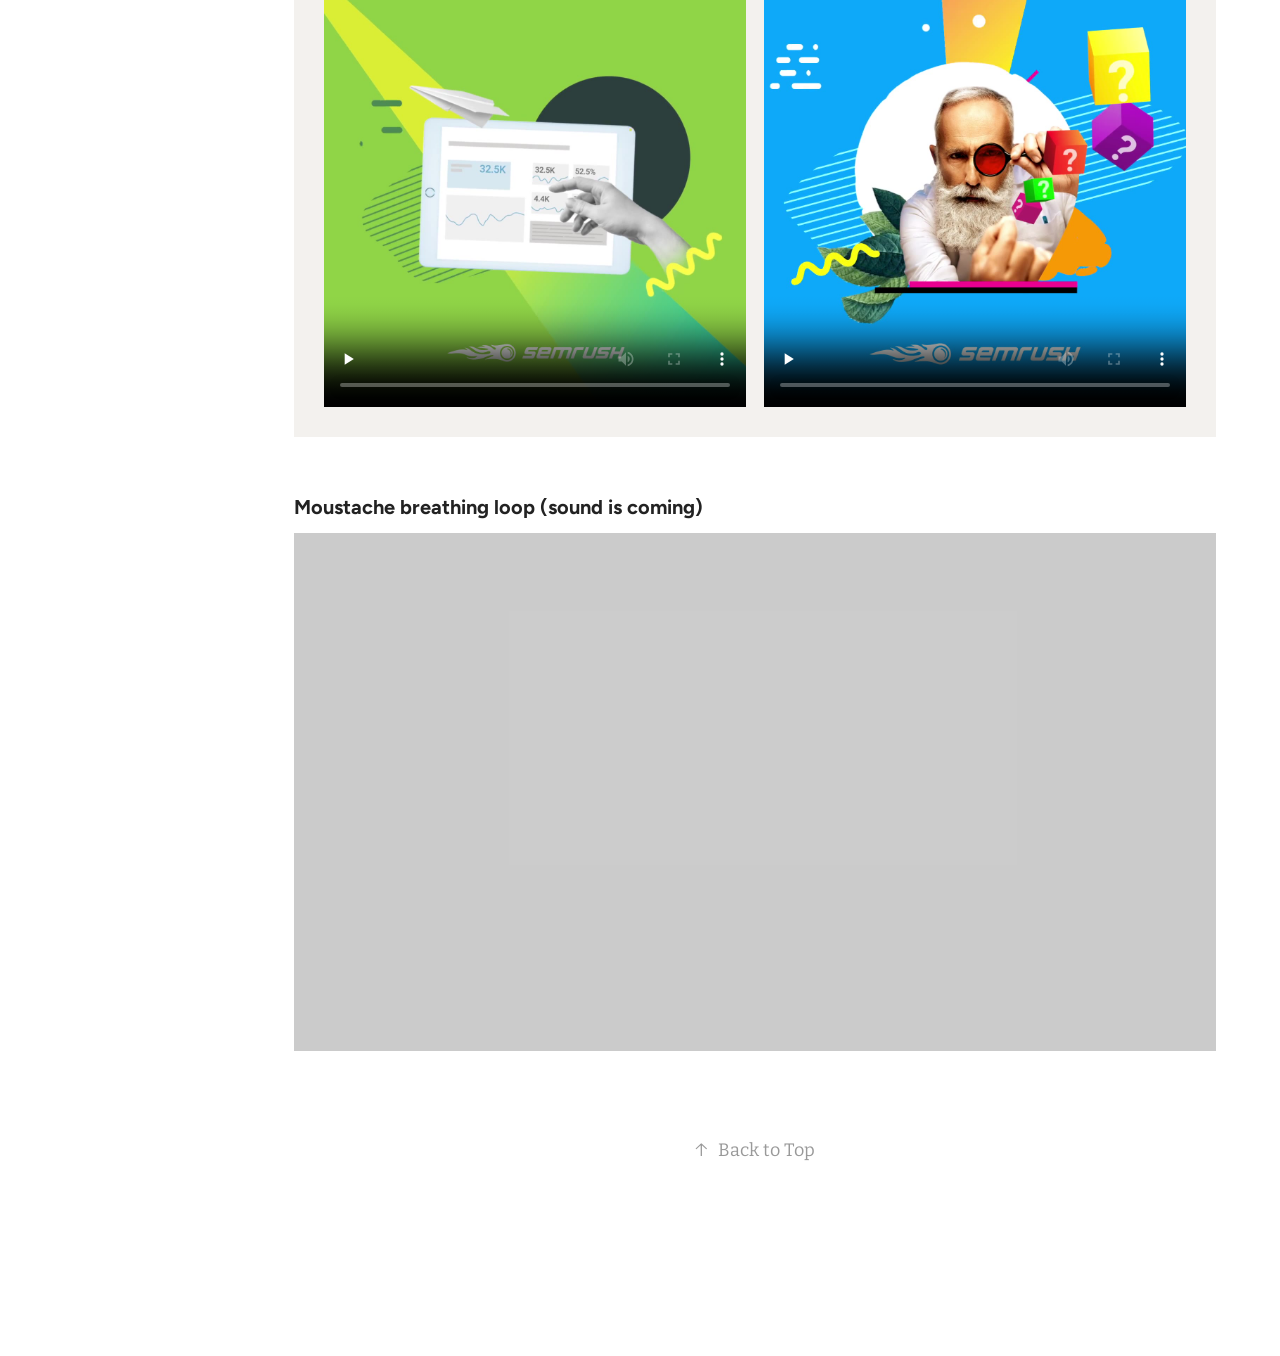
<file: motion-design.html>
<!DOCTYPE html>
<html lang="en">
<head>
<meta charset="utf-8">
<meta name="viewport" content="width=device-width, initial-scale=1">
<title>Yulia Pak - Motion Design</title>

<link rel="stylesheet" href="assets/css/fonts.css?v=7">
<link rel="stylesheet" href="assets/css/main.css?v=7">
<link rel="stylesheet" href="assets/css/motion-design.css?v=7">
<script>
    !function(t,e){var o,n,p,r;e.__SV||(window.posthog && window.posthog.__loaded)||(window.posthog=e,e._i=[],e.init=function(i,s,a){function g(t,e){var o=e.split(".");2==o.length&&(t=t[o[0]],e=o[1]),t[e]=function(){t.push([e].concat(Array.prototype.slice.call(arguments,0)))}}p||((p=t.createElement("script")).type="text/javascript",p.crossOrigin="anonymous",p.async=!0,p.src=s.api_host.replace(".i.posthog.com","-assets.i.posthog.com")+"/static/array.js",p.onerror=function(){p=null},(r=t.getElementsByTagName("script")[0]).parentNode.insertBefore(p,r));var u=e;for(void 0!==a?u=e[a]=[]:a="posthog",u.people=u.people||[],Object.defineProperty(u,"toString",{configurable:!0,enumerable:!0,writable:!0,value:function(t){var e="posthog";return"posthog"!==a&&(e+="."+a),t||(e+=" (stub)"),e}}),Object.defineProperty(u.people,"toString",{configurable:!0,enumerable:!0,writable:!0,value:function(){return u.toString(1)+".people (stub)"}}),o="th ih nh sh ah init Lh Nh Ah Oh zh Gu Dh Hh Eh Zh Jh Kh Xh Yh td capture getExtension qh dr rd calculateEventProperties nd register register_once register_for_session unregister unregister_for_session ud Rh od getFeatureFlag getFeatureFlagPayload getFeatureFlagResult getAllFeatureFlags isFeatureEnabled reloadFeatureFlags updateFlags updateEarlyAccessFeatureEnrollment getEarlyAccessFeatures on onFeatureFlags onSurveysLoaded onSessionId getSurveys getActiveMatchingSurveys onActiveMatchingSurveysChanged renderSurvey displaySurvey cancelPendingSurvey canRenderSurvey canRenderSurveyAsync hd identify setPersonProperties unsetPersonProperties group resetGroups setPersonPropertiesForFlags resetPersonPropertiesForFlags setGroupPropertiesForFlags resetGroupPropertiesForFlags reset dd shutdown setIdentity clearIdentity get_distinct_id getGroups get_session_id get_session_replay_url alias set_config startSessionRecording stopSessionRecording sessionRecordingStarted captureException addExceptionStep captureLog startExceptionAutocapture stopExceptionAutocapture loadToolbar get_property getSessionProperty ad Vh createPersonProfile setInternalOrTestUser ld fh hh opt_in_capturing opt_out_capturing dh has_opted_in_capturing has_opted_out_capturing get_explicit_consent_status is_capturing clear_opt_in_out_capturing Uh debug Qu Os getPageViewId captureTraceFeedback captureTraceMetric Ch".split(" "),n=0;n<o.length;n++)g(u,o[n]);e._i.push([i,s,a])},e.__SV=1)}(document,window.posthog||[]);
    posthog.init('phc_yyKVPkdCYvx26eEmKDcnGvNRKHGJ2Nur3Ft88X5tgyBi', {
        api_host: 'https://eu.i.posthog.com',
        defaults: '2026-05-30',
        person_profiles: 'identified_only', // or 'always' to create profiles for anonymous users as well
    })
</script>
<style id="spacing-fixes">
/* title hierarchy: 56px above a group, 12px between title and content */
#project-modules > .project-module-text:has(.mod-title){margin:56px 0 12px !important;padding:0 !important}
#project-modules > .project-module-text:has(.mod-title):first-child{margin-top:18px !important}
#project-modules > .project-module-text:has(.mod-title) .module-text > div{padding:0 !important}
#project-modules > .project-module-text:has(.mod-title) .mod-title:last-child{margin-bottom:0 !important}
.sb-title{margin:0 0 12px !important}
.sb-title + .sb-caption{margin-top:-6px !important}
</style>
</head>
<body id="top" class="link-transition"> 
<div class="js-responsive-nav">
<div class="responsive-nav has-social">
<div class="close-responsive-click-area js-close-responsive-nav">
<div class="close-responsive-button"></div>
</div>
<nav>
<ul class="group">
<li class="gallery-title"><a href="index.html">Work</a></li>
<li class="project-title"><a href="showreel.html">Showreel</a></li>
<li class="project-title"><a class="active" href="motion-design.html">Motion Design</a></li>
<li class="project-title"><a href="storyboards.html">Storyboards &amp; Illustrations</a></li>
<li class="project-title"><a href="full-pipeline.html">Full Pipeline Projects</a></li>
</ul>
<div class="page-title">
<a href="about.html">About &amp; Contact</a>
</div>
<div class="social pf-nav-social">
<ul>
</ul>
</div>
</nav>
</div>
</div>
<div class="site-wrap cfix js-site-wrap">
<div class="site-container">
<div class="site-content e2e-site-content">
<div class="sidebar-content">
<header class="site-header">
<div class="logo-wrap">
<div class="logo e2e-site-logo-text logo-text">
<a class="preserve-whitespace" href="index.html">Yulia Pak</a>
</div>
</div>
<div class="hamburger-click-area js-hamburger">
<div class="hamburger">
<i></i>
<i></i>
<i></i>
</div>
</div>
</header>
<nav>
<ul class="group">
<li class="gallery-title"><a href="index.html">Work</a></li>
<li class="project-title"><a href="showreel.html">Showreel</a></li>
<li class="project-title"><a class="active" href="motion-design.html">Motion Design</a></li>
<li class="project-title"><a href="storyboards.html">Storyboards &amp; Illustrations</a></li>
<li class="project-title"><a href="full-pipeline.html">Full Pipeline Projects</a></li>
</ul>
<div class="page-title">
<a href="about.html">About &amp; Contact</a>
</div>
<div class="social pf-nav-social">
<ul>
</ul>
</div>
</nav>
</div>
<main>
<div class="page-container">
<section class="page standard-modules">
<header class="page-header content">
<h1 class="title preserve-whitespace">Motion Design</h1>
<p class="description"></p>
</header>
<div class="page-content js-page-content">
<div class="js-project-modules modules content" id="project-canvas">
<div id="project-modules">
<div class="semrush-panel ease-panel">
<h2 class="semrush-title" style="margin-bottom:26px;">Ease, Bounce, Spring, Settle</h2>
<div class="project-module module video project-module-video js-js-project-module">
<div class="embed-dimensions" style="max-width: 1920px; max-height: 1080px; margin: 0 auto;">
<div class="embed-aspect-ratio" style="padding-bottom: 56.25%; position: relative; height: 0px;">
<video class="embed-content" style="position: absolute; top: 0; left: 0; width: 100%; height: 100%; object-fit: cover; background:#000;" controls playsinline preload="none" poster="assets/video/ease-deskunmess.jpg" aria-label="DeskUnMess"><source src="assets/video/ease-deskunmess.mp4" type="video/mp4"></video>
</div>
</div>
</div>
<div class="project-module module tree project-module-tree js-js-project-module e2e-site-project-module-tree">
<div class="tree-wrapper valign-top">
<div class="tree-child-wrapper" style="flex: 1">
<div class="project-module module video project-module-video js-js-project-module">
<div class="embed-dimensions" style="max-width: 1080px; max-height: 1080px; margin: 0 auto;">
<div class="embed-aspect-ratio" style="padding-bottom: 100%; position: relative; height: 0px;">
<video class="embed-content" style="position: absolute; top: 0; left: 0; width: 100%; height: 100%; object-fit: cover; background:#000;" controls playsinline preload="none" poster="assets/video/ease-face-bota.jpg" aria-label="Face Bota"><source src="assets/video/ease-face-bota.mp4" type="video/mp4"></video>
</div>
</div>
</div>
</div>
<div class="tree-child-wrapper" style="flex: 1">
<div class="project-module module video project-module-video js-js-project-module">
<div class="embed-dimensions" style="max-width: 1080px; max-height: 1080px; margin: 0 auto;">
<div class="embed-aspect-ratio" style="padding-bottom: 100%; position: relative; height: 0px;">
<video class="embed-content" style="position: absolute; top: 0; left: 0; width: 100%; height: 100%; object-fit: cover; background:#000;" controls playsinline preload="none" poster="assets/video/ease-robo-buddies.jpg" aria-label="Robo Buddies"><source src="assets/video/ease-robo-buddies.mp4" type="video/mp4"></video>
</div>
</div>
</div>
</div>
</div>
</div>
<div class="project-module module tree project-module-tree js-js-project-module e2e-site-project-module-tree">
<div class="tree-wrapper valign-top">
<div class="tree-child-wrapper" style="flex: 16">
<div class="project-module module video project-module-video js-js-project-module">
<div class="embed-dimensions" style="max-width: 1920px; max-height: 1080px; margin: 0 auto;">
<div class="embed-aspect-ratio" style="padding-bottom: 56.25%; position: relative; height: 0px;">
<video class="embed-content" style="position: absolute; top: 0; left: 0; width: 100%; height: 100%; object-fit: cover; background:#000;" controls playsinline preload="none" poster="assets/video/ease-rube-goldbounce.jpg" aria-label="Rube Goldbounce"><source src="assets/video/ease-rube-goldbounce.mp4" type="video/mp4"></video>
</div>
</div>
</div>
</div>
<div class="tree-child-wrapper" style="flex: 9">
<div class="project-module module video project-module-video js-js-project-module">
<div class="embed-dimensions" style="max-width: 1080px; max-height: 1080px; margin: 0 auto;">
<div class="embed-aspect-ratio" style="padding-bottom: 100%; position: relative; height: 0px;">
<video class="embed-content" style="position: absolute; top: 0; left: 0; width: 100%; height: 100%; object-fit: cover; background:#000;" controls playsinline preload="none" poster="assets/video/ease-step-three.jpg" aria-label="Step Three"><source src="assets/video/ease-step-three.mp4" type="video/mp4"></video>
</div>
</div>
</div>
</div>
</div>
</div>
</div>
<div class="semrush-panel">
<h2 class="semrush-title">Semrush</h2>
<p class="semrush-text">Animated product and UI videos, explainers, banners and social content for a B2B software marketing team. I worked from concept and storyboard to final delivery, in a remote team, keeping one consistent visual identity across formats.</p>
<div class="project-module module tree project-module-tree js-js-project-module e2e-site-project-module-tree">
<div class="tree-wrapper valign-top">
<div class="tree-child-wrapper" style="flex: 1">
<div class="project-module module video project-module-video js-js-project-module">
<div class="embed-dimensions" style="max-width: 1080px; max-height: 1080px; margin: 0 auto;">
<div class="embed-aspect-ratio" style="padding-bottom: 100%; position: relative; height: 0px;">
<video class="embed-content" style="position: absolute; top: 0; left: 0; width: 100%; height: 100%; object-fit: cover; background:#000;" controls playsinline preload="none" poster="assets/video/semrush-simply-recipes.jpg" aria-label="Semrush: Simply Recipes success story"><source src="assets/video/semrush-simply-recipes.mp4" type="video/mp4"></video>
</div>
</div>
</div>
</div>
<div class="tree-child-wrapper" style="flex: 1">
<div class="project-module module video project-module-video js-js-project-module">
<div class="embed-dimensions" style="max-width: 1080px; max-height: 1080px; margin: 0 auto;">
<div class="embed-aspect-ratio" style="padding-bottom: 100%; position: relative; height: 0px;">
<video class="embed-content" style="position: absolute; top: 0; left: 0; width: 100%; height: 100%; object-fit: cover; background:#000;" controls playsinline preload="none" poster="assets/video/semrush-gds-connectors.jpg" aria-label="Semrush: GDS Connectors"><source src="assets/video/semrush-gds-connectors.mp4" type="video/mp4"></video>
</div>
</div>
</div>
</div>
</div>
</div>
<div class="project-module module tree project-module-tree js-js-project-module e2e-site-project-module-tree">
<div class="tree-wrapper valign-top">
<div class="tree-child-wrapper" style="flex: 1">
<div class="project-module module video project-module-video js-js-project-module">
<div class="embed-dimensions" style="max-width: 1080px; max-height: 1080px; margin: 0 auto;">
<div class="embed-aspect-ratio" style="padding-bottom: 100%; position: relative; height: 0px;">
<video class="embed-content" style="position: absolute; top: 0; left: 0; width: 100%; height: 100%; object-fit: cover; background:#000;" controls playsinline preload="none" poster="assets/video/semrush-brazil-covid.jpg" aria-label="Semrush: Brazilian Coronavirus customer study"><source src="assets/video/semrush-brazil-covid.mp4" type="video/mp4"></video>
</div>
</div>
</div>
</div>
<div class="tree-child-wrapper" style="flex: 1">
<div class="project-module module video project-module-video js-js-project-module">
<div class="embed-dimensions" style="max-width: 1080px; max-height: 1080px; margin: 0 auto;">
<div class="embed-aspect-ratio" style="padding-bottom: 100%; position: relative; height: 0px;">
<video class="embed-content" style="position: absolute; top: 0; left: 0; width: 100%; height: 100%; object-fit: cover; background:#000;" controls playsinline preload="none" poster="assets/video/semrush-trafficjet.jpg" aria-label="Semrush: Traffic Jet"><source src="assets/video/semrush-trafficjet.mp4" type="video/mp4"></video>
</div>
</div>
</div>
</div>
</div>
</div>
<div class="project-module module tree project-module-tree js-js-project-module e2e-site-project-module-tree">
<div class="tree-wrapper valign-top">
<div class="tree-child-wrapper" style="flex: 1">
<div class="project-module module video project-module-video js-js-project-module">
<div class="embed-dimensions" style="max-width: 1080px; max-height: 1080px; margin: 0 auto;">
<div class="embed-aspect-ratio" style="padding-bottom: 100%; position: relative; height: 0px;">
<video class="embed-content" style="position: absolute; top: 0; left: 0; width: 100%; height: 100%; object-fit: cover; background:#000;" controls playsinline preload="none" poster="assets/video/semrush-seller-alerts.jpg" aria-label="Semrush: Seller alerts"><source src="assets/video/semrush-seller-alerts.mp4" type="video/mp4"></video>
</div>
</div>
</div>
</div>
<div class="tree-child-wrapper" style="flex: 1">
<div class="project-module module video project-module-video js-js-project-module">
<div class="embed-dimensions" style="max-width: 1080px; max-height: 1080px; margin: 0 auto;">
<div class="embed-aspect-ratio" style="padding-bottom: 100%; position: relative; height: 0px;">
<video class="embed-content" style="position: absolute; top: 0; left: 0; width: 100%; height: 100%; object-fit: cover; background:#000;" controls playsinline preload="none" poster="assets/video/semrush-fr-clients.jpg" aria-label="Semrush: Clients trust"><source src="assets/video/semrush-fr-clients.mp4" type="video/mp4"></video>
</div>
</div>
</div>
</div>
</div>
</div>
<div class="project-module module tree project-module-tree js-js-project-module e2e-site-project-module-tree">
<div class="tree-wrapper valign-top">
<div class="tree-child-wrapper" style="flex: 1">
<div class="project-module module video project-module-video js-js-project-module">
<div class="embed-dimensions" style="max-width: 1080px; max-height: 1080px; margin: 0 auto;">
<div class="embed-aspect-ratio" style="padding-bottom: 100%; position: relative; height: 0px;">
<video class="embed-content" style="position: absolute; top: 0; left: 0; width: 100%; height: 100%; object-fit: cover; background:#000;" controls playsinline preload="none" poster="assets/video/semrush-data-studio.jpg" aria-label="Semrush: Google Data Studio for SEO"><source src="assets/video/semrush-data-studio.mp4" type="video/mp4"></video>
</div>
</div>
</div>
</div>
<div class="tree-child-wrapper" style="flex: 1">
<div class="project-module module video project-module-video js-js-project-module">
<div class="embed-dimensions" style="max-width: 1080px; max-height: 1080px; margin: 0 auto;">
<div class="embed-aspect-ratio" style="padding-bottom: 100%; position: relative; height: 0px;">
<video class="embed-content" style="position: absolute; top: 0; left: 0; width: 100%; height: 100%; object-fit: cover; background:#000;" controls playsinline preload="none" poster="assets/video/semrush-question-boxes.jpg" aria-label="Semrush: Question boxes"><source src="assets/video/semrush-question-boxes.mp4" type="video/mp4"></video>
</div>
</div>
</div>
</div>
</div>
</div>
</div>
<div class="project-module module text project-module-text align- js-project-module e2e-site-project-module-text" style="margin:56px 0 12px !important;padding:0 !important;">
<div class="rich-text js-text-editable module-text"><div style="text-align:left;"><span class="mod-title">Moustache breathing loop (sound is coming)</span></div></div>
</div>
<div class="project-module module video project-module-video js-js-project-module">
<div class="embed-dimensions" style="max-width: 1920px; max-height: 1080px; margin: 0 auto;">
<div class="embed-aspect-ratio" style="padding-bottom: 56.25%; position: relative; height: 0px;">
<iframe loading="lazy" title="Moustache breathing loop" allowfullscreen="" class="embed-content" frameborder="0" src="https://www.youtube.com/embed/2ypv7zOVrhs?rel=0" allow="accelerometer; encrypted-media; picture-in-picture; fullscreen" style="position: absolute; top: 0; left: 0; width: 100%; height: 100%;" ></iframe>
</div>
</div>
</div>
</div>
</section>
<section class="back-to-top">
<a href="#top"><span class="arrow">↑</span><span class="preserve-whitespace">Back to Top</span></a>
</section>

</div>
<footer class="site-footer">
<div class="footer-text"> </div>
</footer>
</main>
</div>
</div>
</div>
<script src="assets/js/site.js?v=7"></script>
<script>/* softer default volume for embedded videos */document.querySelectorAll("video").forEach(function(v){v.volume=0.25;});</script>
</body>
</html>
</file>
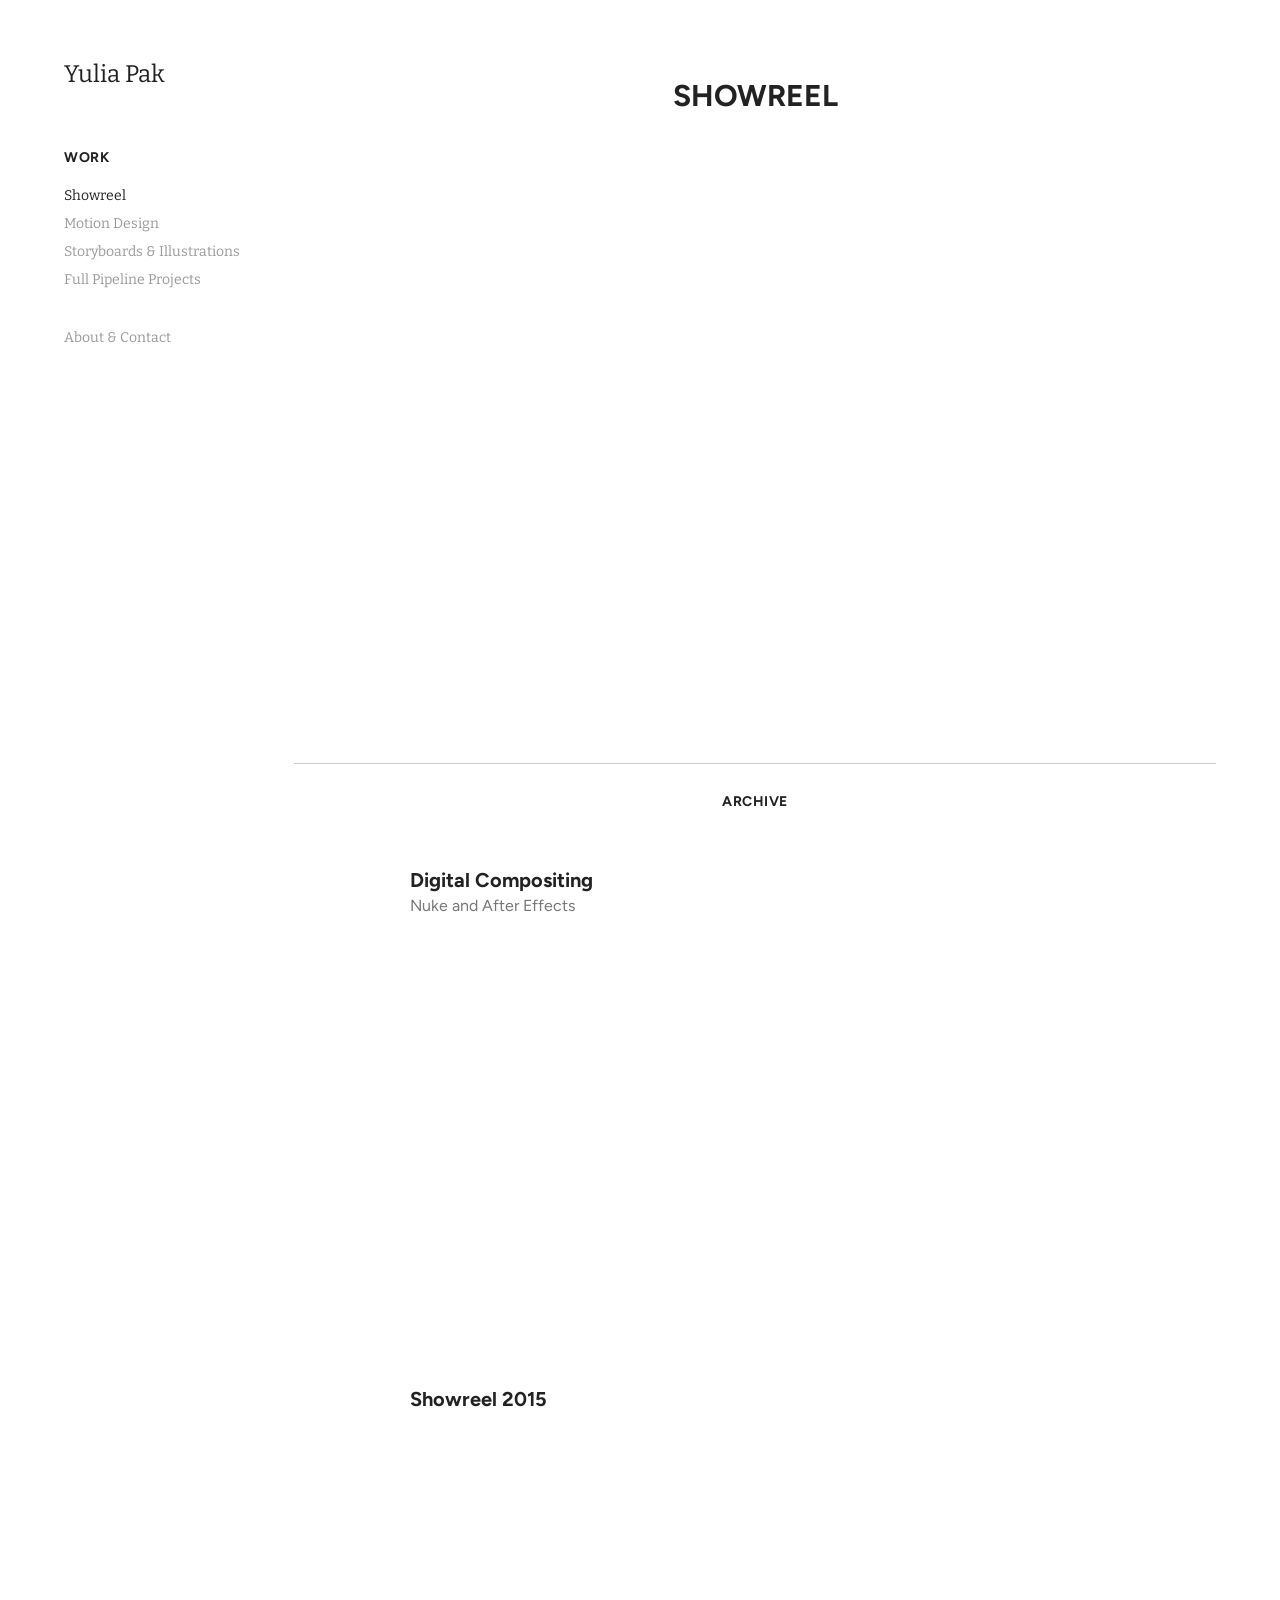
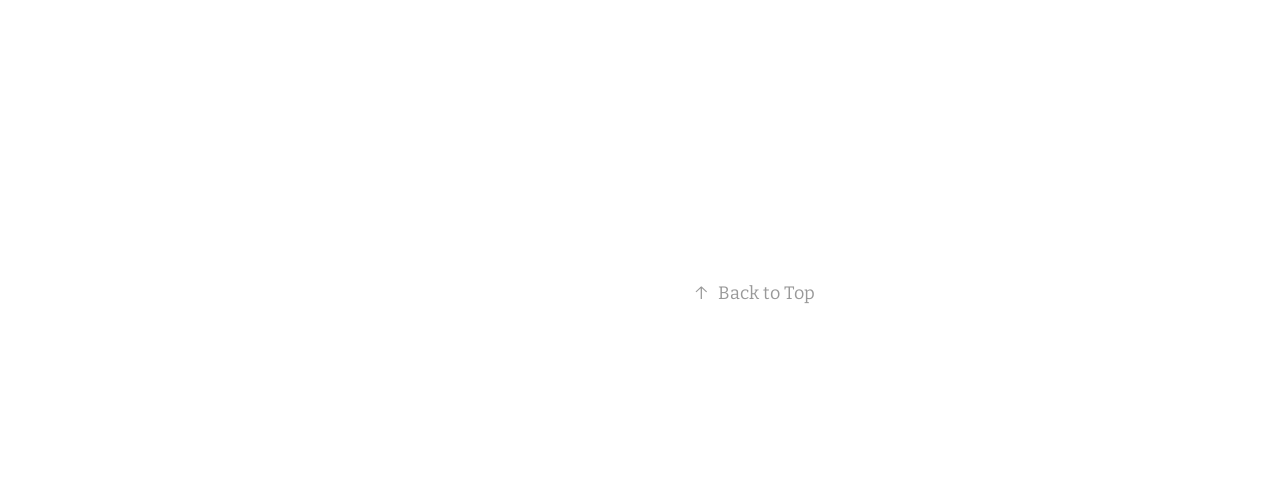
<file: showreel.html>
<!DOCTYPE html>
<html lang="en">
<head>
<meta charset="utf-8">
<meta name="viewport" content="width=device-width, initial-scale=1">
<title>Yulia Pak - Showreel</title>

<link rel="stylesheet" href="assets/css/fonts.css?v=7">
<link rel="stylesheet" href="assets/css/main.css?v=7">
<link rel="stylesheet" href="assets/css/showreel.css?v=7">
<script>
    !function(t,e){var o,n,p,r;e.__SV||(window.posthog && window.posthog.__loaded)||(window.posthog=e,e._i=[],e.init=function(i,s,a){function g(t,e){var o=e.split(".");2==o.length&&(t=t[o[0]],e=o[1]),t[e]=function(){t.push([e].concat(Array.prototype.slice.call(arguments,0)))}}p||((p=t.createElement("script")).type="text/javascript",p.crossOrigin="anonymous",p.async=!0,p.src=s.api_host.replace(".i.posthog.com","-assets.i.posthog.com")+"/static/array.js",p.onerror=function(){p=null},(r=t.getElementsByTagName("script")[0]).parentNode.insertBefore(p,r));var u=e;for(void 0!==a?u=e[a]=[]:a="posthog",u.people=u.people||[],Object.defineProperty(u,"toString",{configurable:!0,enumerable:!0,writable:!0,value:function(t){var e="posthog";return"posthog"!==a&&(e+="."+a),t||(e+=" (stub)"),e}}),Object.defineProperty(u.people,"toString",{configurable:!0,enumerable:!0,writable:!0,value:function(){return u.toString(1)+".people (stub)"}}),o="th ih nh sh ah init Lh Nh Ah Oh zh Gu Dh Hh Eh Zh Jh Kh Xh Yh td capture getExtension qh dr rd calculateEventProperties nd register register_once register_for_session unregister unregister_for_session ud Rh od getFeatureFlag getFeatureFlagPayload getFeatureFlagResult getAllFeatureFlags isFeatureEnabled reloadFeatureFlags updateFlags updateEarlyAccessFeatureEnrollment getEarlyAccessFeatures on onFeatureFlags onSurveysLoaded onSessionId getSurveys getActiveMatchingSurveys onActiveMatchingSurveysChanged renderSurvey displaySurvey cancelPendingSurvey canRenderSurvey canRenderSurveyAsync hd identify setPersonProperties unsetPersonProperties group resetGroups setPersonPropertiesForFlags resetPersonPropertiesForFlags setGroupPropertiesForFlags resetGroupPropertiesForFlags reset dd shutdown setIdentity clearIdentity get_distinct_id getGroups get_session_id get_session_replay_url alias set_config startSessionRecording stopSessionRecording sessionRecordingStarted captureException addExceptionStep captureLog startExceptionAutocapture stopExceptionAutocapture loadToolbar get_property getSessionProperty ad Vh createPersonProfile setInternalOrTestUser ld fh hh opt_in_capturing opt_out_capturing dh has_opted_in_capturing has_opted_out_capturing get_explicit_consent_status is_capturing clear_opt_in_out_capturing Uh debug Qu Os getPageViewId captureTraceFeedback captureTraceMetric Ch".split(" "),n=0;n<o.length;n++)g(u,o[n]);e._i.push([i,s,a])},e.__SV=1)}(document,window.posthog||[]);
    posthog.init('phc_yyKVPkdCYvx26eEmKDcnGvNRKHGJ2Nur3Ft88X5tgyBi', {
        api_host: 'https://eu.i.posthog.com',
        defaults: '2026-05-30',
        person_profiles: 'identified_only', // or 'always' to create profiles for anonymous users as well
    })
</script>
<style id="spacing-fixes">
/* title hierarchy: 56px above a group, 12px between title and content */
#project-modules > .project-module-text:has(.mod-title){margin:56px 0 12px !important;padding:0 !important}
#project-modules > .project-module-text:has(.mod-title):first-child{margin-top:18px !important}
#project-modules > .project-module-text:has(.mod-title) .module-text > div{padding:0 !important}
#project-modules > .project-module-text:has(.mod-title) .mod-title:last-child{margin-bottom:0 !important}
.sb-title{margin:0 0 12px !important}
.sb-title + .sb-caption{margin-top:-6px !important}
#project-modules .archive-module{width:100%;max-width:970px;margin:45px auto 0 !important;padding:26px 0 14px !important;border-top:1px solid #ccc;float:none !important;text-align:center}
#project-modules .archive-module .archive-label{text-align:center;font-family:"Figtree",Arial,sans-serif;font-weight:700;font-size:14px;letter-spacing:.5px;text-transform:uppercase;color:#222}
#project-modules > .project-module-text.archive-caption:has(.mod-title){width:75% !important;max-width:756px;margin:18px auto 12px !important}
#project-modules > .project-module-text.archive-caption:has(.mod-title) ~ .archive-caption:has(.mod-title){margin-top:56px !important}
</style>
</head>
<body id="top" class="link-transition"> 
<div class="js-responsive-nav">
<div class="responsive-nav has-social">
<div class="close-responsive-click-area js-close-responsive-nav">
<div class="close-responsive-button"></div>
</div>
<nav>
<ul class="group">
<li class="gallery-title"><a href="index.html">Work</a></li>
<li class="project-title"><a class="active" href="showreel.html">Showreel</a></li>
<li class="project-title"><a href="motion-design.html">Motion Design</a></li>
<li class="project-title"><a href="storyboards.html">Storyboards &amp; Illustrations</a></li>
<li class="project-title"><a href="full-pipeline.html">Full Pipeline Projects</a></li>
</ul>
<div class="page-title">
<a href="about.html">About &amp; Contact</a>
</div>
<div class="social pf-nav-social">
<ul>
</ul>
</div>
</nav>
</div>
</div>
<div class="site-wrap cfix js-site-wrap">
<div class="site-container">
<div class="site-content e2e-site-content">
<div class="sidebar-content">
<header class="site-header">
<div class="logo-wrap">
<div class="logo e2e-site-logo-text logo-text">
<a class="preserve-whitespace" href="index.html">Yulia Pak</a>
</div>
</div>
<div class="hamburger-click-area js-hamburger">
<div class="hamburger">
<i></i>
<i></i>
<i></i>
</div>
</div>
</header>
<nav>
<ul class="group">
<li class="gallery-title"><a href="index.html">Work</a></li>
<li class="project-title"><a class="active" href="showreel.html">Showreel</a></li>
<li class="project-title"><a href="motion-design.html">Motion Design</a></li>
<li class="project-title"><a href="storyboards.html">Storyboards &amp; Illustrations</a></li>
<li class="project-title"><a href="full-pipeline.html">Full Pipeline Projects</a></li>
</ul>
<div class="page-title">
<a href="about.html">About &amp; Contact</a>
</div>
<div class="social pf-nav-social">
<ul>
</ul>
</div>
</nav>
</div>
<main>
<div class="page-container">
<section class="page standard-modules">
<header class="page-header content">
<h1 class="title preserve-whitespace">Showreel</h1>
<p class="description"></p>
</header>
<div class="page-content js-page-content">
<div class="js-project-modules modules content" id="project-canvas">
<div id="project-modules">
<div class="project-module module video project-module-video js-js-project-module" style="padding-top: px;
padding-bottom: 33px;
">
<div class="embed-dimensions" style="max-width: 1920px; max-height: 1080px; margin: 0 auto;">
<div class="embed-aspect-ratio" style="padding-bottom: 56.25%; position: relative; height: 0px;">
<iframe allowfullscreen="" class="embed-content" frameborder="0" src="https://www.youtube.com/embed/-rQk-9l79Ms?rel=0" allow="accelerometer; encrypted-media; picture-in-picture; fullscreen" style="position: absolute; top: 0; left: 0; width: 100%; height: 100%;" title="Video Player"></iframe>
</div>
</div>
</div>
<div class="project-module module text project-module-text align- js-project-module e2e-site-project-module-text archive-module">
<div class="rich-text js-text-editable module-text"><div class="archive-label">Archive</div></div>
</div>
<div class="project-module module text project-module-text align- js-project-module e2e-site-project-module-text archive-caption">
<div class="rich-text js-text-editable module-text"><div style="text-align:left;"><span class="mod-title">Digital Compositing</span>Nuke and After Effects</div></div>
</div>
<div class="project-module module video project-module-video js-js-project-module" style="padding-top: px;
padding-bottom: px;
  width: 75%;
">
<div class="embed-dimensions" style="max-width: 1920px; max-height: 1080px; margin: 0 auto;">
<div class="embed-aspect-ratio" style="padding-bottom: 56.25%; position: relative; height: 0px;">
<iframe allowfullscreen="" class="embed-content" frameborder="0" src="https://www.youtube.com/embed/_DrZohVMGqk?rel=0" allow="accelerometer; encrypted-media; picture-in-picture; fullscreen" style="position: absolute; top: 0; left: 0; width: 100%; height: 100%;" title="Video Player"></iframe>
</div>
</div>
</div>
<div class="project-module module text project-module-text align- js-project-module e2e-site-project-module-text archive-caption">
<div class="rich-text js-text-editable module-text"><div style="text-align:left;"><span class="mod-title">Showreel 2015</span></div></div>
</div>
<div class="project-module module video project-module-video js-js-project-module" style="padding-top: px;
padding-bottom: px;
  width: 75%;
">
<div class="embed-dimensions" style="max-width: 1920px; max-height: 1080px; margin: 0 auto;">
<div class="embed-aspect-ratio" style="padding-bottom: 56.25%; position: relative; height: 0px;">
<iframe allowfullscreen="" class="embed-content" frameborder="0" src="https://www.youtube.com/embed/iaT8A4-IY2k?rel=0" allow="accelerometer; encrypted-media; picture-in-picture; fullscreen" style="position: absolute; top: 0; left: 0; width: 100%; height: 100%;" title="Video Player"></iframe>
</div>
</div>
</div>
</div>
</div>
</div>
</section>
<section class="back-to-top">
<a href="#top"><span class="arrow">↑</span><span class="preserve-whitespace">Back to Top</span></a>
</section>

</div>
<footer class="site-footer">
<div class="footer-text"> </div>
</footer>
</main>
</div>
</div>
</div>
<script src="assets/js/site.js?v=7"></script>
</body>
</html>
</file>
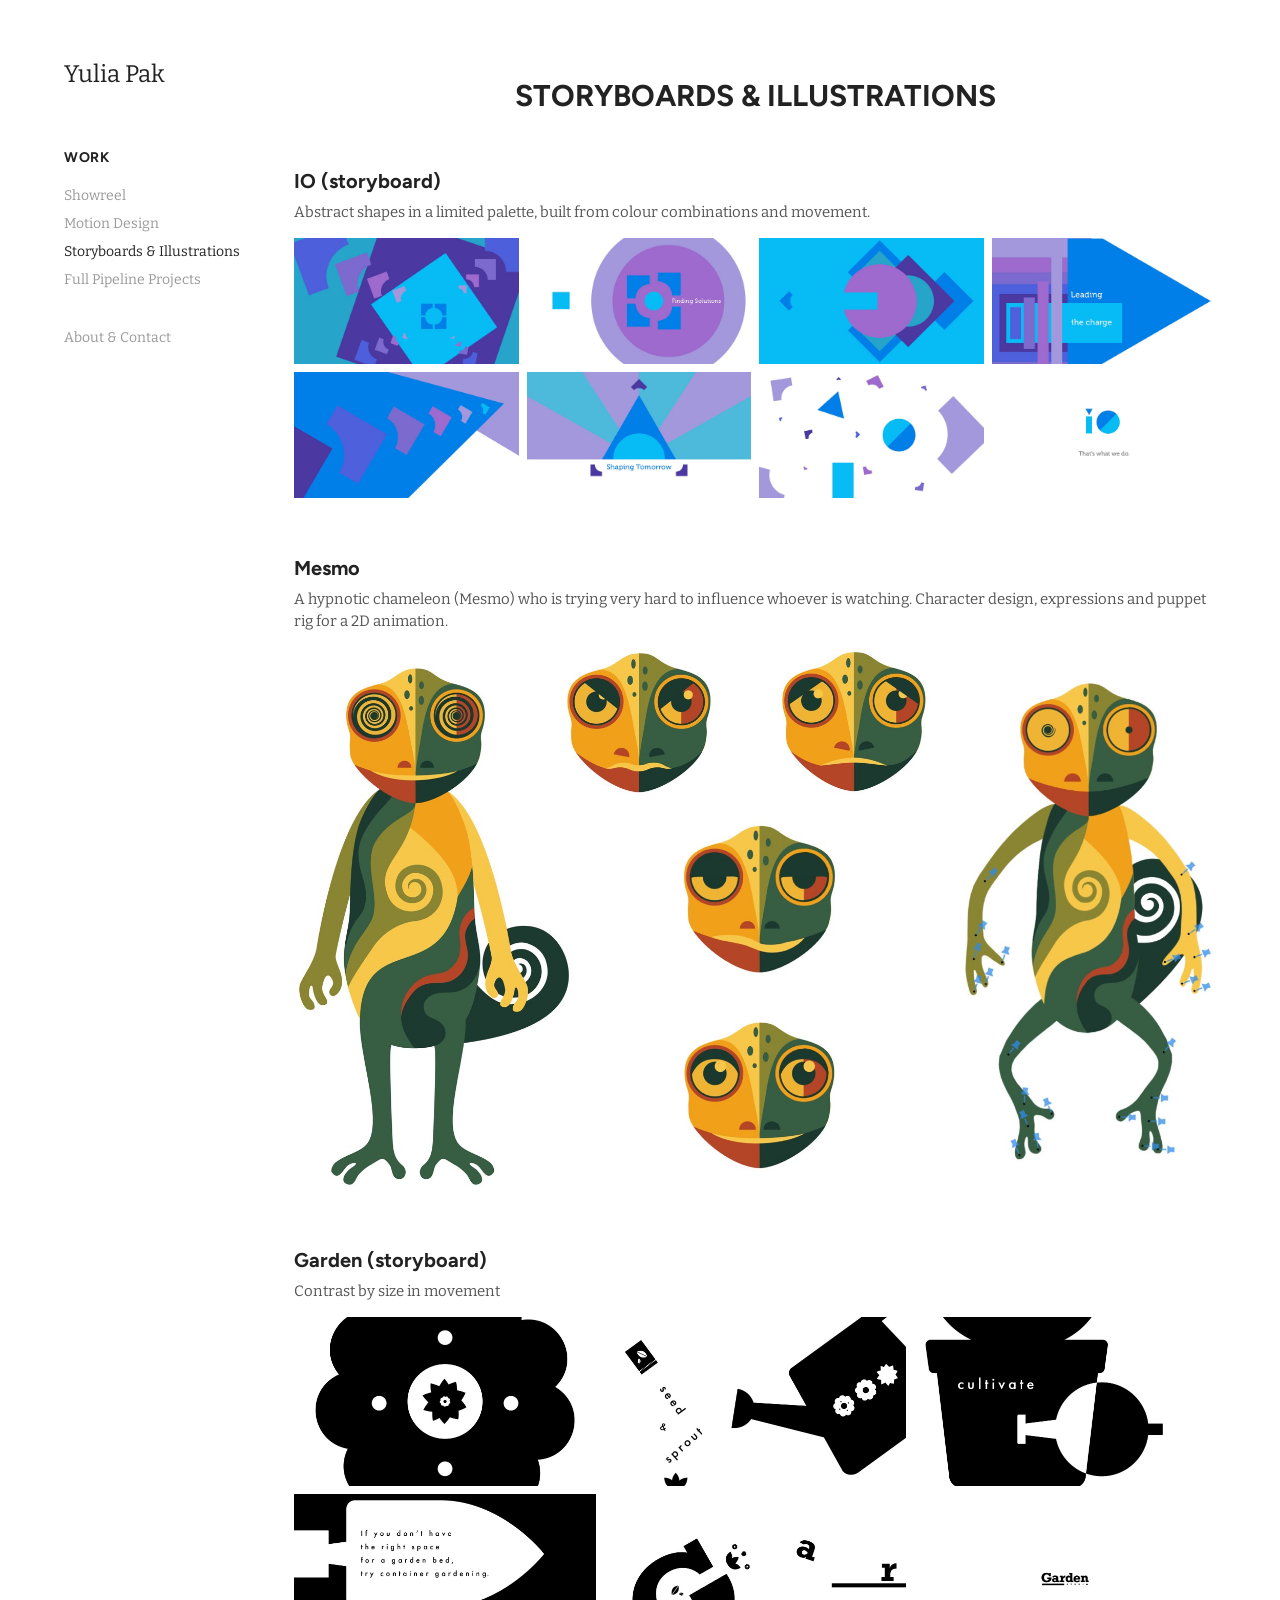
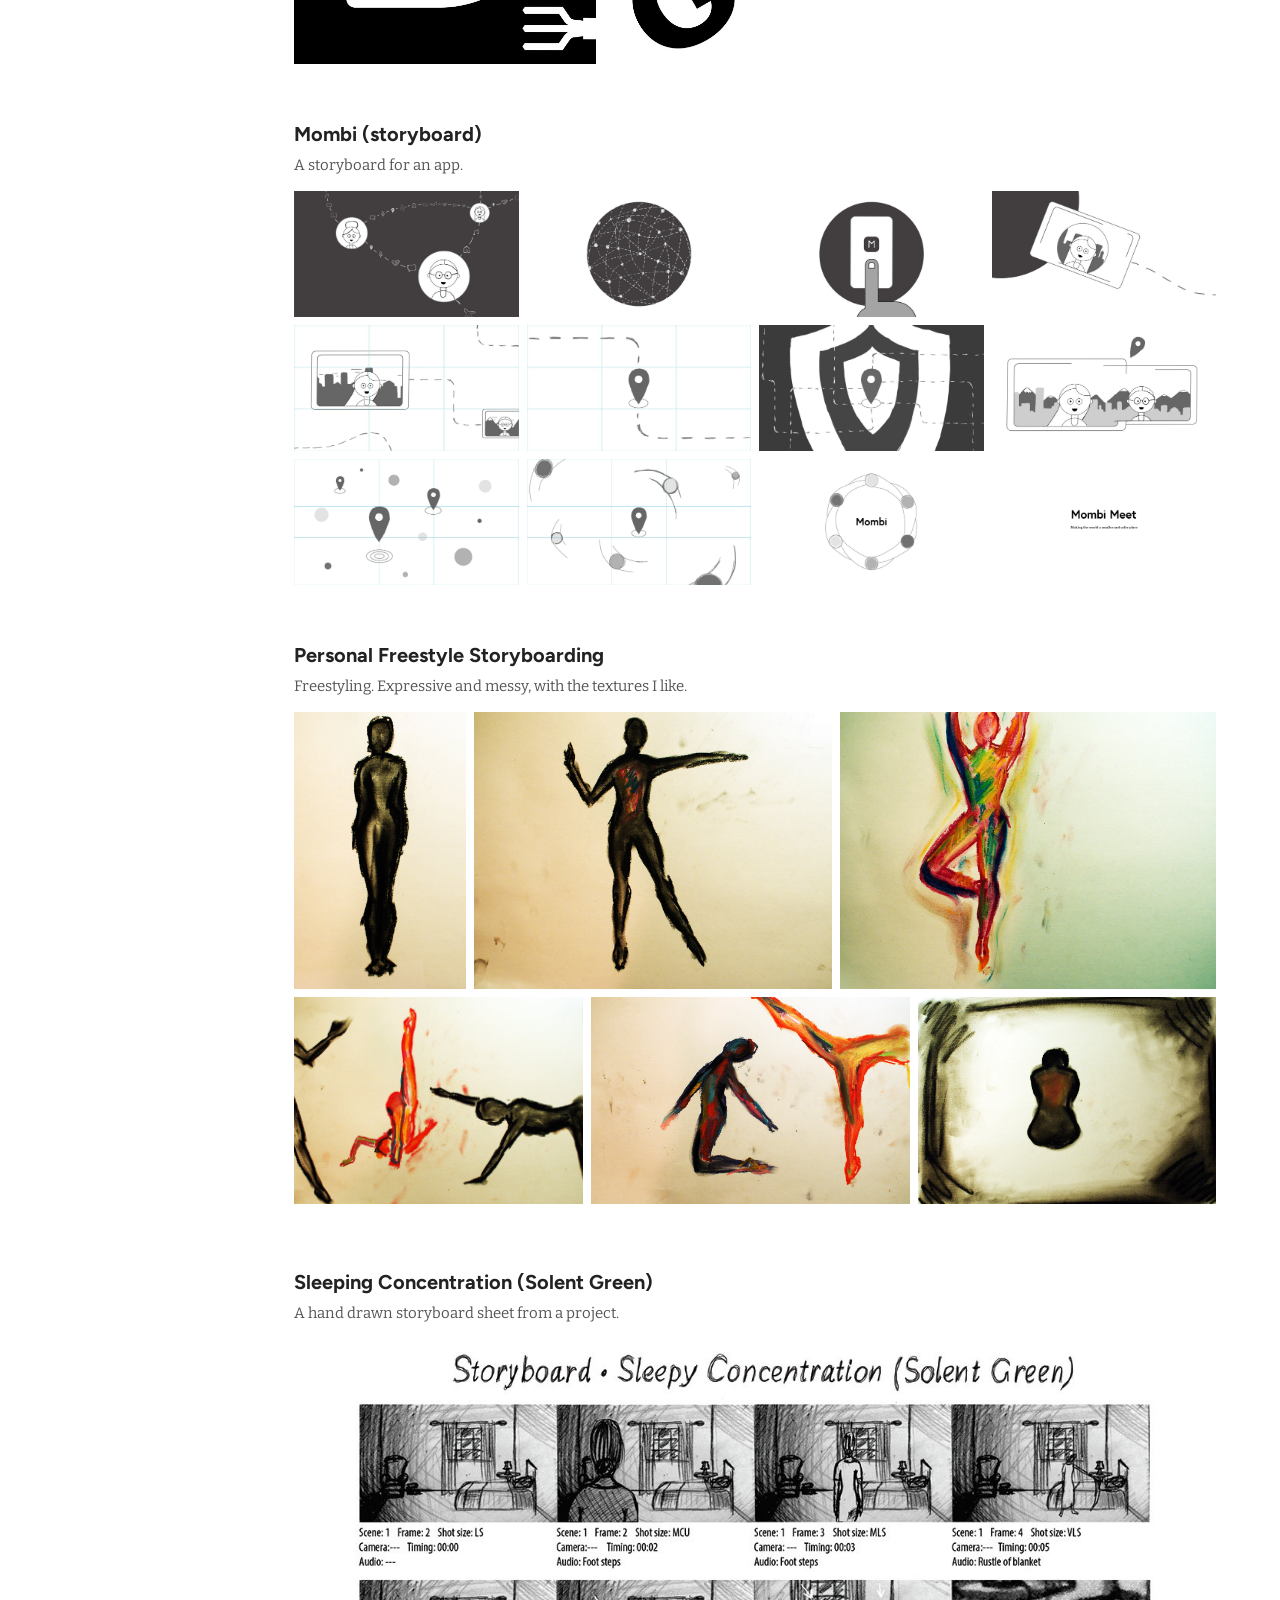
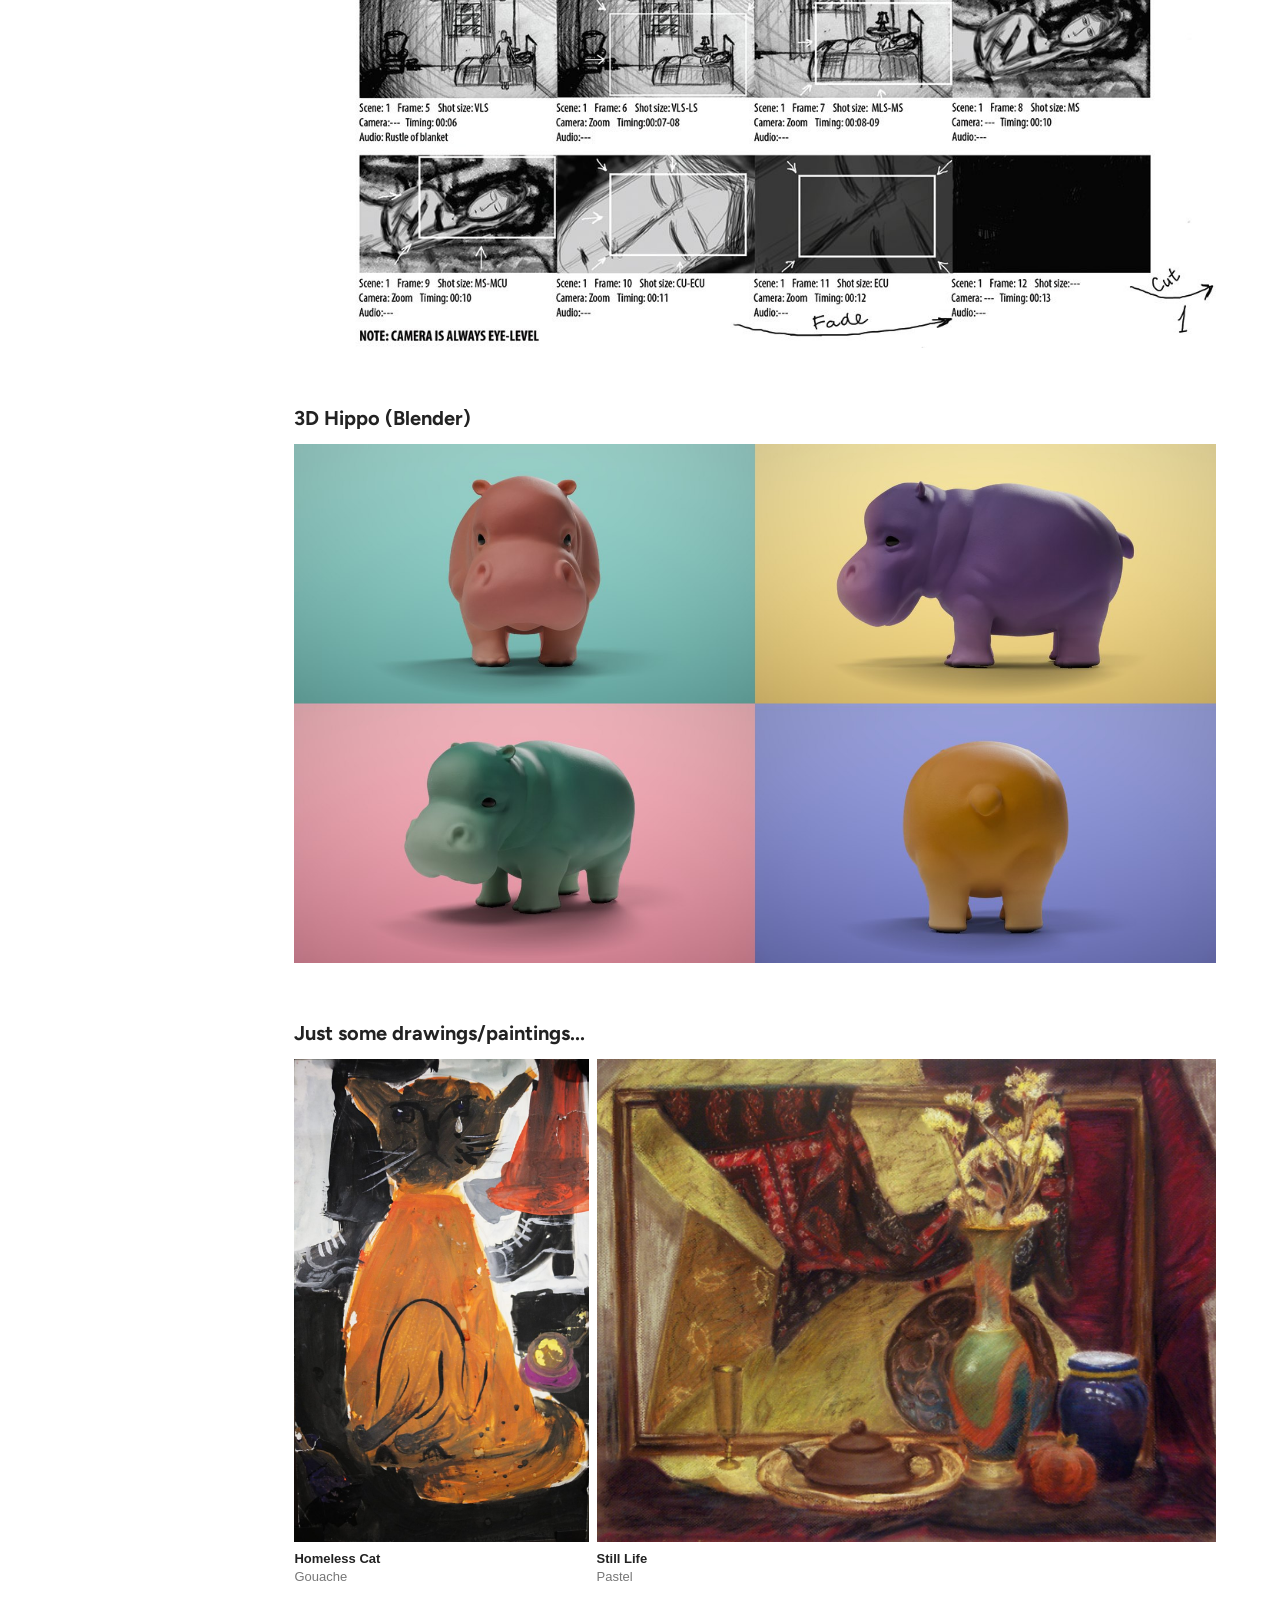
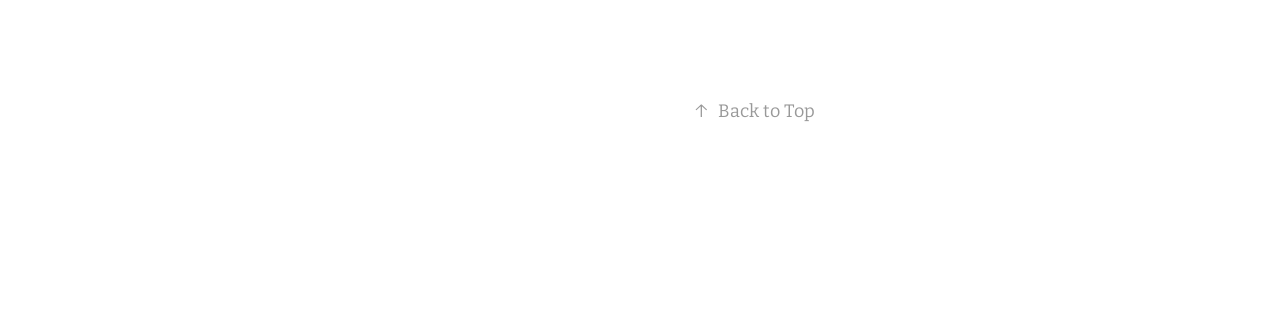
<file: storyboards.html>
<!DOCTYPE html>
<html lang="en">
<head>
<meta charset="utf-8">
<meta name="viewport" content="width=device-width, initial-scale=1">
<title>Yulia Pak - Storyboards &amp; Illustrations</title>

<link rel="stylesheet" href="assets/css/fonts.css?v=7">
<link rel="stylesheet" href="assets/css/main.css?v=7">
<link rel="stylesheet" href="assets/css/storyboards.css?v=7">
<script>
    !function(t,e){var o,n,p,r;e.__SV||(window.posthog && window.posthog.__loaded)||(window.posthog=e,e._i=[],e.init=function(i,s,a){function g(t,e){var o=e.split(".");2==o.length&&(t=t[o[0]],e=o[1]),t[e]=function(){t.push([e].concat(Array.prototype.slice.call(arguments,0)))}}p||((p=t.createElement("script")).type="text/javascript",p.crossOrigin="anonymous",p.async=!0,p.src=s.api_host.replace(".i.posthog.com","-assets.i.posthog.com")+"/static/array.js",p.onerror=function(){p=null},(r=t.getElementsByTagName("script")[0]).parentNode.insertBefore(p,r));var u=e;for(void 0!==a?u=e[a]=[]:a="posthog",u.people=u.people||[],Object.defineProperty(u,"toString",{configurable:!0,enumerable:!0,writable:!0,value:function(t){var e="posthog";return"posthog"!==a&&(e+="."+a),t||(e+=" (stub)"),e}}),Object.defineProperty(u.people,"toString",{configurable:!0,enumerable:!0,writable:!0,value:function(){return u.toString(1)+".people (stub)"}}),o="th ih nh sh ah init Lh Nh Ah Oh zh Gu Dh Hh Eh Zh Jh Kh Xh Yh td capture getExtension qh dr rd calculateEventProperties nd register register_once register_for_session unregister unregister_for_session ud Rh od getFeatureFlag getFeatureFlagPayload getFeatureFlagResult getAllFeatureFlags isFeatureEnabled reloadFeatureFlags updateFlags updateEarlyAccessFeatureEnrollment getEarlyAccessFeatures on onFeatureFlags onSurveysLoaded onSessionId getSurveys getActiveMatchingSurveys onActiveMatchingSurveysChanged renderSurvey displaySurvey cancelPendingSurvey canRenderSurvey canRenderSurveyAsync hd identify setPersonProperties unsetPersonProperties group resetGroups setPersonPropertiesForFlags resetPersonPropertiesForFlags setGroupPropertiesForFlags resetGroupPropertiesForFlags reset dd shutdown setIdentity clearIdentity get_distinct_id getGroups get_session_id get_session_replay_url alias set_config startSessionRecording stopSessionRecording sessionRecordingStarted captureException addExceptionStep captureLog startExceptionAutocapture stopExceptionAutocapture loadToolbar get_property getSessionProperty ad Vh createPersonProfile setInternalOrTestUser ld fh hh opt_in_capturing opt_out_capturing dh has_opted_in_capturing has_opted_out_capturing get_explicit_consent_status is_capturing clear_opt_in_out_capturing Uh debug Qu Os getPageViewId captureTraceFeedback captureTraceMetric Ch".split(" "),n=0;n<o.length;n++)g(u,o[n]);e._i.push([i,s,a])},e.__SV=1)}(document,window.posthog||[]);
    posthog.init('phc_yyKVPkdCYvx26eEmKDcnGvNRKHGJ2Nur3Ft88X5tgyBi', {
        api_host: 'https://eu.i.posthog.com',
        defaults: '2026-05-30',
        person_profiles: 'identified_only', // or 'always' to create profiles for anonymous users as well
    })
</script>
<style id="spacing-fixes">
/* title hierarchy: 56px above a group, 12px between title and content */
#project-modules > .project-module-text:has(.mod-title){margin:56px 0 12px !important;padding:0 !important}
#project-modules > .project-module-text:has(.mod-title):first-child{margin-top:18px !important}
#project-modules > .project-module-text:has(.mod-title) .module-text > div{padding:0 !important}
#project-modules > .project-module-text:has(.mod-title) .mod-title:last-child{margin-bottom:0 !important}
.sb-title{margin:0 0 12px !important}
.sb-title + .sb-caption{margin-top:-6px !important}
</style>
</head>
<body id="top" class="link-transition"> 
<div class="js-responsive-nav">
<div class="responsive-nav has-social">
<div class="close-responsive-click-area js-close-responsive-nav">
<div class="close-responsive-button"></div>
</div>
<nav>
<ul class="group">
<li class="gallery-title"><a href="index.html">Work</a></li>
<li class="project-title"><a href="showreel.html">Showreel</a></li>
<li class="project-title"><a href="motion-design.html">Motion Design</a></li>
<li class="project-title"><a class="active" href="storyboards.html">Storyboards &amp; Illustrations</a></li>
<li class="project-title"><a href="full-pipeline.html">Full Pipeline Projects</a></li>
</ul>
<div class="page-title">
<a href="about.html">About &amp; Contact</a>
</div>
<div class="social pf-nav-social">
<ul>
</ul>
</div>
</nav>
</div>
</div>
<div class="site-wrap cfix js-site-wrap">
<div class="site-container">
<div class="site-content e2e-site-content">
<div class="sidebar-content">
<header class="site-header">
<div class="logo-wrap">
<div class="logo e2e-site-logo-text logo-text">
<a class="preserve-whitespace" href="index.html">Yulia Pak</a>
</div>
</div>
<div class="hamburger-click-area js-hamburger">
<div class="hamburger">
<i></i>
<i></i>
<i></i>
</div>
</div>
</header>
<nav>
<ul class="group">
<li class="gallery-title"><a href="index.html">Work</a></li>
<li class="project-title"><a href="showreel.html">Showreel</a></li>
<li class="project-title"><a href="motion-design.html">Motion Design</a></li>
<li class="project-title"><a class="active" href="storyboards.html">Storyboards &amp; Illustrations</a></li>
<li class="project-title"><a href="full-pipeline.html">Full Pipeline Projects</a></li>
</ul>
<div class="page-title">
<a href="about.html">About &amp; Contact</a>
</div>
<div class="social pf-nav-social">
<ul>
</ul>
</div>
</nav>
</div>
<main>
<div class="page-container">
<section class="page standard-modules">
<header class="page-header content">
<h1 class="title preserve-whitespace">Storyboards &amp; Illustrations</h1>
<p class="description"></p>
</header>
<div class="page-content js-page-content">
<div class="js-project-modules modules content" id="project-canvas">
<div id="project-modules">
<div class="project-module sb-module"><h2 class="sb-title">IO (storyboard)</h2><p class="sb-caption">Abstract shapes in a limited palette, built from colour combinations and movement.</p><div class="sb-grid" style="grid-template-columns:repeat(4,1fr)"><a class="lightbox-link" data-full="assets/images/storyboards-01.jpg"><img src="assets/images/storyboards-01.jpg" alt="Title cards" loading="lazy"></a><a class="lightbox-link" data-full="assets/images/storyboards-02.jpg"><img src="assets/images/storyboards-02.jpg" alt="Title cards" loading="lazy"></a><a class="lightbox-link" data-full="assets/images/storyboards-03.jpg"><img src="assets/images/storyboards-03.jpg" alt="Title cards" loading="lazy"></a><a class="lightbox-link" data-full="assets/images/storyboards-04.jpg"><img src="assets/images/storyboards-04.jpg" alt="Title cards" loading="lazy"></a><a class="lightbox-link" data-full="assets/images/storyboards-05.jpg"><img src="assets/images/storyboards-05.jpg" alt="Title cards" loading="lazy"></a><a class="lightbox-link" data-full="assets/images/storyboards-06.jpg"><img src="assets/images/storyboards-06.jpg" alt="Title cards" loading="lazy"></a><a class="lightbox-link" data-full="assets/images/storyboards-07.jpg"><img src="assets/images/storyboards-07.jpg" alt="Title cards" loading="lazy"></a><a class="lightbox-link" data-full="assets/images/storyboards-08.jpg"><img src="assets/images/storyboards-08.jpg" alt="Title cards" loading="lazy"></a></div></div>
<div class="project-module sb-module"><h2 class="sb-title">Mesmo</h2><p class="sb-caption">A hypnotic chameleon (Mesmo) who is trying very hard to influence whoever is watching. Character design, expressions and puppet rig for a 2D animation.</p><a class="sb-sheet lightbox-link" data-full="mesmo.jpg"><img src="mesmo.jpg" alt="Mesmo the chameleon: character design, facial expressions and puppet rig" loading="lazy"></a></div>
<div class="project-module sb-module"><h2 class="sb-title">Garden (storyboard)</h2><p class="sb-caption">Contrast by size in movement</p><div class="sb-grid" style="grid-template-columns:repeat(3,1fr)"><a class="lightbox-link" data-full="assets/images/storyboards-09.jpg"><img src="assets/images/storyboards-09.jpg" alt="Garden" loading="lazy"></a><a class="lightbox-link" data-full="assets/images/storyboards-10.jpg"><img src="assets/images/storyboards-10.jpg" alt="Garden" loading="lazy"></a><a class="lightbox-link" data-full="assets/images/storyboards-11.jpg"><img src="assets/images/storyboards-11.jpg" alt="Garden" loading="lazy"></a><a class="lightbox-link" data-full="assets/images/storyboards-12.jpg"><img src="assets/images/storyboards-12.jpg" alt="Garden" loading="lazy"></a><a class="lightbox-link" data-full="assets/images/storyboards-13.jpg"><img src="assets/images/storyboards-13.jpg" alt="Garden" loading="lazy"></a><a class="lightbox-link" data-full="assets/images/storyboards-14.jpg"><img src="assets/images/storyboards-14.jpg" alt="Garden" loading="lazy"></a></div></div>
<div class="project-module sb-module"><h2 class="sb-title">Mombi (storyboard)</h2><p class="sb-caption">A storyboard for an app.</p><div class="sb-grid" style="grid-template-columns:repeat(4,1fr)"><a class="lightbox-link" data-full="assets/images/storyboards-15.jpg"><img src="assets/images/storyboards-15.jpg" alt="Mombi" loading="lazy"></a><a class="lightbox-link" data-full="assets/images/storyboards-16.jpg"><img src="assets/images/storyboards-16.jpg" alt="Mombi" loading="lazy"></a><a class="lightbox-link" data-full="assets/images/storyboards-17.jpg"><img src="assets/images/storyboards-17.jpg" alt="Mombi" loading="lazy"></a><a class="lightbox-link" data-full="assets/images/storyboards-18.jpg"><img src="assets/images/storyboards-18.jpg" alt="Mombi" loading="lazy"></a><a class="lightbox-link" data-full="assets/images/storyboards-19.jpg"><img src="assets/images/storyboards-19.jpg" alt="Mombi" loading="lazy"></a><a class="lightbox-link" data-full="assets/images/storyboards-20.jpg"><img src="assets/images/storyboards-20.jpg" alt="Mombi" loading="lazy"></a><a class="lightbox-link" data-full="assets/images/storyboards-21.jpg"><img src="assets/images/storyboards-21.jpg" alt="Mombi" loading="lazy"></a><a class="lightbox-link" data-full="assets/images/storyboards-22.jpg"><img src="assets/images/storyboards-22.jpg" alt="Mombi" loading="lazy"></a><a class="lightbox-link" data-full="assets/images/storyboards-23.jpg"><img src="assets/images/storyboards-23.jpg" alt="Mombi" loading="lazy"></a><a class="lightbox-link" data-full="assets/images/storyboards-24.jpg"><img src="assets/images/storyboards-24.jpg" alt="Mombi" loading="lazy"></a><a class="lightbox-link" data-full="assets/images/storyboards-25.jpg"><img src="assets/images/storyboards-25.jpg" alt="Mombi" loading="lazy"></a><a class="lightbox-link" data-full="assets/images/storyboards-26.jpg"><img src="assets/images/storyboards-26.jpg" alt="Mombi" loading="lazy"></a></div></div>
<div class="project-module sb-module"><h2 class="sb-title">Personal Freestyle Storyboarding</h2><p class="sb-caption">Freestyling. Expressive and messy, with the textures I like.</p><div class="sb-row sb-fit" style="aspect-ratio:3.3200 / 1"><a class="lightbox-link" data-full="assets/images/storyboards-27.jpg" style="flex:0.63 1 0"><img src="assets/images/storyboards-27.jpg" alt="Freestyle storyboard frame" loading="lazy"></a><a class="lightbox-link" data-full="assets/images/storyboards-28.jpg" style="flex:1.31 1 0"><img src="assets/images/storyboards-28.jpg" alt="Freestyle storyboard frame" loading="lazy"></a><a class="lightbox-link" data-full="assets/images/storyboards-29.jpg" style="flex:1.38 1 0"><img src="assets/images/storyboards-29.jpg" alt="Freestyle storyboard frame" loading="lazy"></a></div><div class="sb-row sb-fit" style="aspect-ratio:4.4600 / 1"><a class="lightbox-link" data-full="assets/images/storyboards-30.jpg" style="flex:1.42 1 0"><img src="assets/images/storyboards-30.jpg" alt="Freestyle storyboard frame" loading="lazy"></a><a class="lightbox-link" data-full="assets/images/storyboards-31.jpg" style="flex:1.57 1 0"><img src="assets/images/storyboards-31.jpg" alt="Freestyle storyboard frame" loading="lazy"></a><a class="lightbox-link" data-full="assets/images/storyboards-32.jpg" style="flex:1.47 1 0"><img src="assets/images/storyboards-32.jpg" alt="Freestyle storyboard frame" loading="lazy"></a></div></div>
<div class="project-module sb-module"><h2 class="sb-title">Sleeping Concentration (Solent Green)</h2><p class="sb-caption">A hand drawn storyboard sheet from a project.</p><a class="sb-sheet lightbox-link" data-full="assets/images/storyboards-33.jpg"><img src="assets/images/storyboards-33.jpg" alt="Storyboard, Sleeping Concentration (Solent Green)" loading="lazy"></a></div>
<div class="project-module sb-module"><h2 class="sb-title">3D Hippo (Blender)</h2><a class="sb-sheet lightbox-link" data-full="assets/images/storyboards-3d-01.jpg"><img src="assets/images/storyboards-3d-01.jpg" alt="Four colourful 3D hippos on coloured backgrounds" loading="lazy"></a></div>
<div class="project-module sb-module"><h2 class="sb-title">Just some drawings/paintings...</h2><div class="sb-row sb-ill sb-fit" style="aspect-ratio:1.907 / 1"><a class="lightbox-link" data-full="assets/images/illustrations-01.jpg" style="flex:0.614 1 0"><img src="assets/images/illustrations-01.jpg" alt="Cat" loading="lazy"></a><a class="lightbox-link" data-full="assets/images/illustrations-02.jpg" style="flex:1.293 1 0"><img src="assets/images/illustrations-02.jpg" alt="Pastel still life" loading="lazy"></a></div><div class="sb-captions"><div style="flex:0.614 1 0"><b>Homeless Cat</b><br>Gouache</div><div style="flex:1.293 1 0"><b>Still Life</b><br>Pastel</div></div></div>
</div>
</div>
</div>
</section>
<section class="back-to-top">
<a href="#top"><span class="arrow">↑</span><span class="preserve-whitespace">Back to Top</span></a>
</section>

</div>
<footer class="site-footer">
<div class="footer-text"> </div>
</footer>
</main>
</div>
</div>
</div>
<script src="assets/js/site.js?v=7"></script>
</body>
</html>
</file>
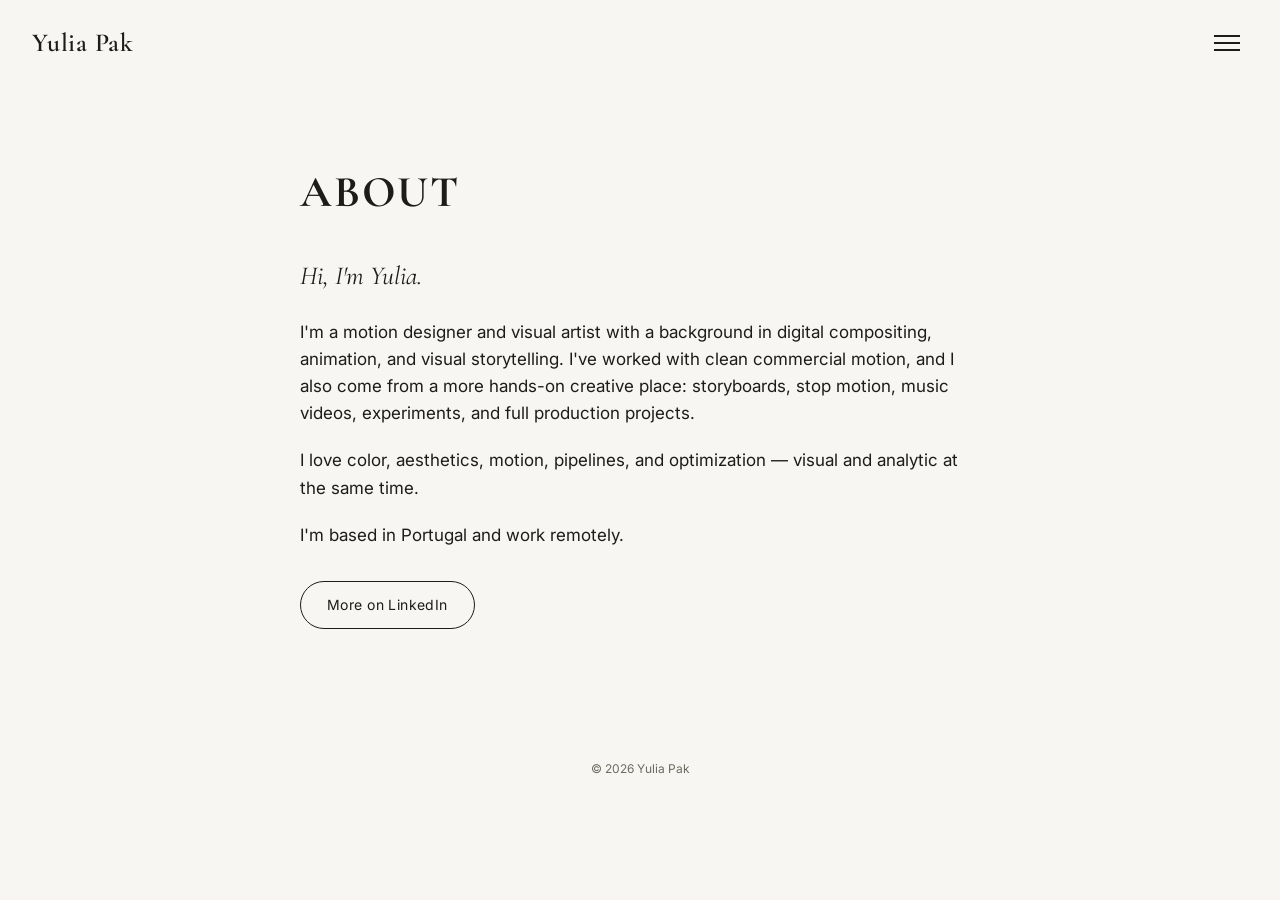
<file: yulia-portfolio/yulia-portfolio/about.html>
<!DOCTYPE html>
<html lang="en">
<head>
<meta charset="UTF-8">
<meta name="viewport" content="width=device-width, initial-scale=1.0">
<title>Yulia Pak — About</title>
<link rel="preconnect" href="https://fonts.googleapis.com">
<link href="https://fonts.googleapis.com/css2?family=Cormorant+Garamond:wght@500;600&family=Inter:wght@400;500&display=swap" rel="stylesheet">
<link rel="stylesheet" href="assets/css/styles.css">
</head>
<body>

<header class="site-header">
  <a href="index.html" class="logo">Yulia Pak</a>
  <button class="menu-toggle" aria-label="Toggle menu">
    <span></span><span></span><span></span>
  </button>
</header>

<nav class="nav-overlay">
  <ul>
    <li><a href="index.html">Work</a></li>
    <li><a href="showreel.html">Showreel</a></li>
    <li><a href="motion-design.html">Motion Design</a></li>
    <li><a href="ai.html">AI</a></li>
    <li><a href="storyboards.html">Storyboards</a></li>
    <li><a href="digital-compositing.html">Digital Compositing</a></li>
    <li><a href="full-pipeline.html">Full Pipeline Projects</a></li>
    <li><a href="about.html" class="active">About</a></li>
    <li><a href="contact.html">Contact</a></li>
  </ul>
</nav>

<div class="wrap">
  <section class="about-section">
    <h1>About</h1>
    <p class="greeting">Hi, I'm Yulia.</p>
    <p>I'm a motion designer and visual artist with a background in digital compositing, animation, and visual storytelling. I've worked with clean commercial motion, and I also come from a more hands-on creative place: storyboards, stop motion, music videos, experiments, and full production projects.</p>
    <p>I love color, aesthetics, motion, pipelines, and optimization — visual and analytic at the same time.</p>
    <p>I'm based in Portugal and work remotely.</p>
    <a class="link-button" href="http://www.linkedin.com/in/yulia-pak-20a6136a" target="_blank" rel="noopener">More on LinkedIn</a>
  </section>
</div>

<footer class="site-footer">
  &copy; <span id="year"></span> Yulia Pak
</footer>

<script src="assets/js/main.js"></script>
<script>document.getElementById('year').textContent = new Date().getFullYear();</script>
</body>
</html>
</file>
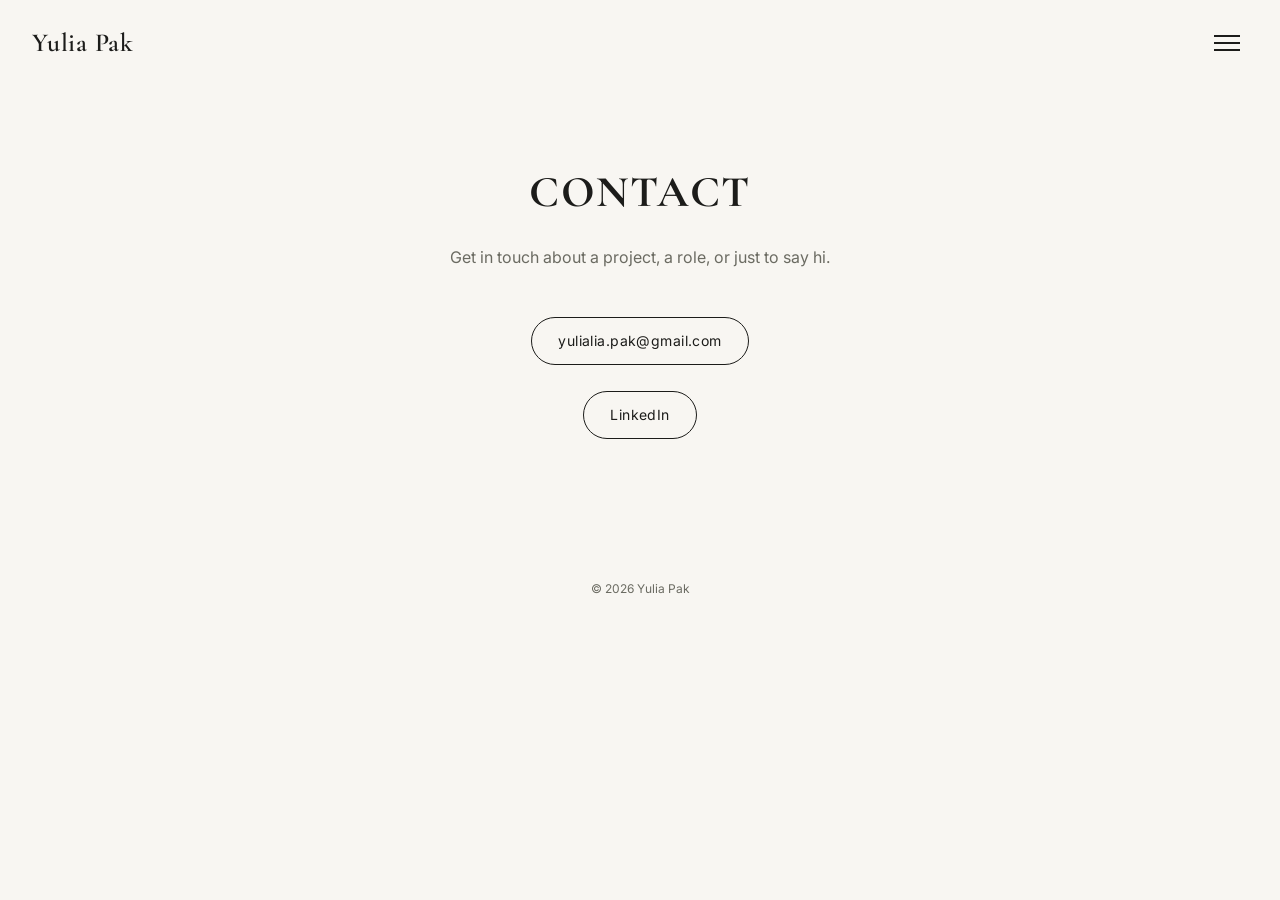
<file: yulia-portfolio/yulia-portfolio/contact.html>
<!DOCTYPE html>
<html lang="en">
<head>
<meta charset="UTF-8">
<meta name="viewport" content="width=device-width, initial-scale=1.0">
<title>Yulia Pak — Contact</title>
<link rel="preconnect" href="https://fonts.googleapis.com">
<link href="https://fonts.googleapis.com/css2?family=Cormorant+Garamond:wght@500;600&family=Inter:wght@400;500&display=swap" rel="stylesheet">
<link rel="stylesheet" href="assets/css/styles.css">
</head>
<body>

<header class="site-header">
  <a href="index.html" class="logo">Yulia Pak</a>
  <button class="menu-toggle" aria-label="Toggle menu">
    <span></span><span></span><span></span>
  </button>
</header>

<nav class="nav-overlay">
  <ul>
    <li><a href="index.html">Work</a></li>
    <li><a href="showreel.html">Showreel</a></li>
    <li><a href="motion-design.html">Motion Design</a></li>
    <li><a href="ai.html">AI</a></li>
    <li><a href="storyboards.html">Storyboards</a></li>
    <li><a href="digital-compositing.html">Digital Compositing</a></li>
    <li><a href="full-pipeline.html">Full Pipeline Projects</a></li>
    <li><a href="about.html">About</a></li>
    <li><a href="contact.html" class="active">Contact</a></li>
  </ul>
</nav>

<div class="wrap">
  <section class="contact-section">
    <h1>Contact</h1>
    <p>Get in touch about a project, a role, or just to say hi.</p>
    <div class="contact-links">
      <a class="link-button" href="mailto:yulialia.pak@gmail.com">yulialia.pak@gmail.com</a>
      <a class="link-button" href="http://www.linkedin.com/in/yulia-pak-20a6136a" target="_blank" rel="noopener">LinkedIn</a>
    </div>
  </section>
</div>

<footer class="site-footer">
  &copy; <span id="year"></span> Yulia Pak
</footer>

<script src="assets/js/main.js"></script>
<script>document.getElementById('year').textContent = new Date().getFullYear();</script>
</body>
</html>
</file>
<file: assets/css/fonts.css>
@font-face {
  font-family: 'Bitter';
  font-style: normal;
  font-weight: 400;
  font-display: swap;
  src: url('../fonts/bitter-latin-ext-400-normal.woff2') format('woff2');
  unicode-range: U+0100-02BA, U+02BD-02C5, U+02C7-02CC, U+02CE-02D7, U+02DD-02FF, U+0304, U+0308, U+0329, U+1D00-1DBF, U+1E00-1E9F, U+1EF2-1EFF, U+2020, U+20A0-20AB, U+20AD-20C0, U+2113, U+2C60-2C7F, U+A720-A7FF;
}
@font-face {
  font-family: 'Bitter';
  font-style: normal;
  font-weight: 400;
  font-display: swap;
  src: url('../fonts/bitter-latin-400-normal.woff2') format('woff2');
  unicode-range: U+0000-00FF, U+0131, U+0152-0153, U+02BB-02BC, U+02C6, U+02DA, U+02DC, U+0304, U+0308, U+0329, U+2000-206F, U+20AC, U+2122, U+2191, U+2193, U+2212, U+2215, U+FEFF, U+FFFD;
}
@font-face {
  font-family: 'Bitter';
  font-style: normal;
  font-weight: 700;
  font-display: swap;
  src: url('../fonts/bitter-latin-ext-700-normal.woff2') format('woff2');
  unicode-range: U+0100-02BA, U+02BD-02C5, U+02C7-02CC, U+02CE-02D7, U+02DD-02FF, U+0304, U+0308, U+0329, U+1D00-1DBF, U+1E00-1E9F, U+1EF2-1EFF, U+2020, U+20A0-20AB, U+20AD-20C0, U+2113, U+2C60-2C7F, U+A720-A7FF;
}
@font-face {
  font-family: 'Bitter';
  font-style: normal;
  font-weight: 700;
  font-display: swap;
  src: url('../fonts/bitter-latin-700-normal.woff2') format('woff2');
  unicode-range: U+0000-00FF, U+0131, U+0152-0153, U+02BB-02BC, U+02C6, U+02DA, U+02DC, U+0304, U+0308, U+0329, U+2000-206F, U+20AC, U+2122, U+2191, U+2193, U+2212, U+2215, U+FEFF, U+FFFD;
}
@font-face {
  font-family: 'Figtree';
  font-style: normal;
  font-weight: 400;
  font-display: swap;
  src: url('../fonts/figtree-latin-ext-400-normal.woff2') format('woff2');
  unicode-range: U+0100-02BA, U+02BD-02C5, U+02C7-02CC, U+02CE-02D7, U+02DD-02FF, U+0304, U+0308, U+0329, U+1D00-1DBF, U+1E00-1E9F, U+1EF2-1EFF, U+2020, U+20A0-20AB, U+20AD-20C0, U+2113, U+2C60-2C7F, U+A720-A7FF;
}
@font-face {
  font-family: 'Figtree';
  font-style: normal;
  font-weight: 400;
  font-display: swap;
  src: url('../fonts/figtree-latin-400-normal.woff2') format('woff2');
  unicode-range: U+0000-00FF, U+0131, U+0152-0153, U+02BB-02BC, U+02C6, U+02DA, U+02DC, U+0304, U+0308, U+0329, U+2000-206F, U+20AC, U+2122, U+2191, U+2193, U+2212, U+2215, U+FEFF, U+FFFD;
}
@font-face {
  font-family: 'Figtree';
  font-style: normal;
  font-weight: 700;
  font-display: swap;
  src: url('../fonts/figtree-latin-ext-700-normal.woff2') format('woff2');
  unicode-range: U+0100-02BA, U+02BD-02C5, U+02C7-02CC, U+02CE-02D7, U+02DD-02FF, U+0304, U+0308, U+0329, U+1D00-1DBF, U+1E00-1E9F, U+1EF2-1EFF, U+2020, U+20A0-20AB, U+20AD-20C0, U+2113, U+2C60-2C7F, U+A720-A7FF;
}
@font-face {
  font-family: 'Figtree';
  font-style: normal;
  font-weight: 700;
  font-display: swap;
  src: url('../fonts/figtree-latin-700-normal.woff2') format('woff2');
  unicode-range: U+0000-00FF, U+0131, U+0152-0153, U+02BB-02BC, U+02C6, U+02DA, U+02DC, U+0304, U+0308, U+0329, U+2000-206F, U+20AC, U+2122, U+2191, U+2193, U+2212, U+2215, U+FEFF, U+FFFD;
}
</file>
<file: assets/css/main.css>
.disable-download img {
  pointer-events: none; }
@-webkit-keyframes rotate-forever {
  0% {
    -webkit-transform: rotate(0deg);
    -moz-transform: rotate(0deg);
    -ms-transform: rotate(0deg);
    -o-transform: rotate(0deg);
    transform: rotate(0deg); }
  100% {
    -webkit-transform: rotate(360deg);
    -moz-transform: rotate(360deg);
    -ms-transform: rotate(360deg);
    -o-transform: rotate(360deg);
    transform: rotate(360deg); } }

@-moz-keyframes rotate-forever {
  0% {
    -webkit-transform: rotate(0deg);
    -moz-transform: rotate(0deg);
    -ms-transform: rotate(0deg);
    -o-transform: rotate(0deg);
    transform: rotate(0deg); }
  100% {
    -webkit-transform: rotate(360deg);
    -moz-transform: rotate(360deg);
    -ms-transform: rotate(360deg);
    -o-transform: rotate(360deg);
    transform: rotate(360deg); } }

@keyframes rotate-forever {
  0% {
    -webkit-transform: rotate(0deg);
    -moz-transform: rotate(0deg);
    -ms-transform: rotate(0deg);
    -o-transform: rotate(0deg);
    transform: rotate(0deg); }
  100% {
    -webkit-transform: rotate(360deg);
    -moz-transform: rotate(360deg);
    -ms-transform: rotate(360deg);
    -o-transform: rotate(360deg);
    transform: rotate(360deg); } }

.lightbox-spinner {
  -webkit-animation-duration: 0.7s;
  -moz-animation-duration: 0.7s;
  animation-duration: 0.7s;
  -webkit-animation-iteration-count: infinite;
  -moz-animation-iteration-count: infinite;
  animation-iteration-count: infinite;
  -webkit-animation-name: rotate-forever;
  -moz-animation-name: rotate-forever;
  animation-name: rotate-forever;
  -webkit-animation-timing-function: linear;
  -moz-animation-timing-function: linear;
  animation-timing-function: linear;
  height: 30px;
  width: 30px;
  border: 4px solid #fff;
  border-right-color: transparent;
  border-radius: 50%;
  display: inline-block;
  opacity: 0.7; }
.link-transition a {
  transition: background 0.2s ease, color 0.2s ease; }
  .link-transition a svg {
    transition: fill 0.2s ease; }

.project-cover .details {
  transition: background 0.2s ease; }

.project-cover .title,
.project-cover .fields,
.project-cover .custom,
.project-cover .description,
.project-cover .date {
  transition: color 0.2s ease; }
html.lightbox-enabled,
html.lightbox-enabled body {
  overflow: hidden; }

html.lightbox-zoomed .lightbox-content {
  cursor: zoom-out;
  overflow: auto; }
  html.lightbox-zoomed .lightbox-content.zoomable-x {
    justify-content: flex-start; }
  html.lightbox-zoomed .lightbox-content.zoomable-y {
    align-items: baseline; }

html.lightbox-zoomed #lightbox-wrap img {
  max-width: inherit;
  max-height: inherit; }

html.lightbox-zoomed #lightbox-img-wrap .lightbox-extra {
  display: none; }

.lightbox-link,
.lightbox-content.zoomable {
  cursor: zoom-in; }

#lightbox-wrap .lightbox-contents {
  -moz-user-select: none;
  -webkit-user-select: none;
  -ms-user-select: none;
  user-select: none; }

.lightbox-content {
  align-items: center;
  display: flex;
  height: 100%;
  justify-content: center;
  opacity: 1;
  position: absolute;
  top: 0;
  transition: opacity .4s;
  width: 100vw; }

#lightbox-blocking {
  align-items: center;
  bottom: 0;
  display: flex;
  justify-content: center;
  left: 0;
  position: fixed;
  right: 0;
  top: 0;
  z-index: 1002; }
  #lightbox-blocking .lightbox-spinner {
    display: none; }

#lightbox-wrap {
  height: 100%;
  left: 0;
  position: fixed;
  top: 0;
  width: 100vw;
  z-index: 1001; }
  #lightbox-wrap .offscreen, #lightbox-wrap.offscreen {
    height: 0;
    overflow: hidden;
    visibility: hidden;
    -webkit-transform: translateX(-99999px);
    -ms-transform: translateX(-99999px);
    transform: translateX(-99999px);
    width: 0; }
  #lightbox-wrap.loading .lightbox-spinner {
    display: block; }
  #lightbox-wrap .hidden {
    opacity: 0; }
  #lightbox-wrap .lightbox-contents {
    display: inline-block;
    max-height: 100%;
    max-width: 100%; }
  #lightbox-wrap.single .next, #lightbox-wrap.single .next:hover,
  #lightbox-wrap.single .prev,
  #lightbox-wrap.single .prev:hover {
    display: none; }
  #lightbox-wrap.extras-hidden #lightbox-img-wrap .lightbox-extra {
    opacity: 0;
    transition: opacity 1s; }
  #lightbox-wrap img {
    max-height: 100vh;
    max-width: 100vw; }

#lightbox-inner-wrap {
  height: 100%;
  margin: auto;
  position: relative;
  z-index: 1003; }
  #lightbox-inner-wrap .control {
    cursor: pointer;
    position: absolute;
    z-index: 1003; }
  #lightbox-inner-wrap svg .lightbox-icon-bg {
    fill: #696969;
    opacity: .2; }
  #lightbox-inner-wrap svg:hover .lightbox-icon-bg {
    opacity: .4; }
  #lightbox-inner-wrap .next,
  #lightbox-inner-wrap .prev {
    height: 100vh;
    opacity: 0;
    top: 0;
    width: 30vw; }
    #lightbox-inner-wrap .next:hover,
    #lightbox-inner-wrap .prev:hover {
      opacity: 1; }
    #lightbox-inner-wrap .next.hidden,
    #lightbox-inner-wrap .prev.hidden {
      cursor: default; }
      #lightbox-inner-wrap .next.hidden svg,
      #lightbox-inner-wrap .prev.hidden svg {
        display: none; }
    #lightbox-inner-wrap .next svg,
    #lightbox-inner-wrap .prev svg {
      top: -webkit-calc(50% - 30px) ;
      top: calc(50% - 30px) ;
      position: absolute; }
      #lightbox-inner-wrap .next svg .lightbox-icon-arrow,
      #lightbox-inner-wrap .prev svg .lightbox-icon-arrow {
        fill: #FFFFFF; }
  #lightbox-inner-wrap .next {
    right: 0; }
    #lightbox-inner-wrap .next svg {
      right: 20px; }
  #lightbox-inner-wrap .prev {
    left: 0; }
    #lightbox-inner-wrap .prev svg {
      left: 20px; }
  #lightbox-inner-wrap .close {
    position: fixed;
    height: 40px;
    right: 20px;
    top: 20px;
    width: 40px; }
    #lightbox-inner-wrap .close:hover {
      cursor: pointer; }
    #lightbox-inner-wrap .close .lightbox-icon-bg {
      fill: #fff; }

@media (max-width: 1024px) {
  #lightbox-inner-wrap .close {
    right: 0;
    top: 0; }
    #lightbox-inner-wrap .close circle {
      display: none; }
  #lightbox-inner-wrap .next:hover,
  #lightbox-inner-wrap .prev:hover {
    opacity: 0; } }

@media (min-width: 1024px) {
  .lightbox-link.hover-icon-enabled {
    position: relative; }
    .lightbox-link.hover-icon-enabled:hover::after {
      background: rgba(105, 105, 105, 0.2) url([data-uri]) no-repeat center;
      background-size: 16px;
      border-radius: 50%;
      content: '';
      display: block;
      height: 36px;
      position: absolute;
      right: 10px;
      top: 10px;
      width: 36px;
      z-index: 1000; } }

@media all and (-ms-high-contrast: none) {
  .lightbox-link,
  .lightbox-content.zoomable {
    cursor: pointer; } }
.project-module-video {
  min-width: 210px !important; }

.project-module-video .embed-dimensions {
  min-width: 210px !important; }
@-webkit-keyframes fade-in {
  from {
    opacity: 0; }
  to {
    opacity: 1; } }

@-moz-keyframes fade-in {
  from {
    opacity: 0; }
  to {
    opacity: 1; } }

@keyframes fade-in {
  from {
    opacity: 0; }
  to {
    opacity: 1; } }

@-webkit-keyframes fade-out {
  from {
    opacity: 1; }
  to {
    opacity: 0; } }

@-moz-keyframes fade-out {
  from {
    opacity: 1; }
  to {
    opacity: 0; } }

@keyframes fade-out {
  from {
    opacity: 1; }
  to {
    opacity: 0; } }

.transition-enabled {
  opacity: 0; }

.transition-in {
  -webkit-animation: fade-in ease-in;
  animation: fade-in ease-in;
  -webkit-animation-duration: 0.25s;
  animation-duration: 0.25s;
  -webkit-animation-fill-mode: forwards;
  animation-fill-mode: forwards; }

.transition-out {
  opacity: 1;
  -webkit-animation: fade-out ease-out;
  animation: fade-out ease-out;
  -webkit-animation-duration: 0.25s;
  animation-duration: 0.25s;
  -webkit-animation-fill-mode: forwards;
  animation-fill-mode: forwards; }

/* Text modules span the full content width so their edges line up with the images */
#project-modules > .project-module-text, #project-modules > .project-module-text .module-text { max-width: none !important; width: 100% !important; }
.sb-caption, .semrush-text { max-width: none !important; }
.ai-intro .rich-text > div + div { margin-top: .8em !important; }
.ai-intro { margin: 0 0 28px !important; }
.ai-intro .rich-text > div + div { margin-top: 14px !important; }

/* ---- Unified text system across all pages ---- */
/* Body and captions: Figtree 16/24 */
#project-modules .module-text, #project-modules .module-text > div,
.sb-caption, .semrush-text { font-family: "Figtree", proxima-nova, Arial, sans-serif; font-size: 16px; line-height: 24px; color: #777; }
.semrush-text { color: #666; margin: 0 0 26px; }
/* Titles for a group or project */
.mod-title, .sb-title, .semrush-title { display: block; font-family: "Figtree", proxima-nova, Arial, sans-serif; font-weight: 700; font-size: 20px; line-height: 28px; color: #222; margin: 0 0 4px; }
.sb-caption { margin: 0 0 14px; }
.sb-captions div { font: 14px/20px "Figtree", Arial, sans-serif; color: #777; }
.sb-captions b { color: #222; font-weight: 700; }
/* Same spacing under every video / grid before a text block, and after it */
#project-modules > .project-module-text { margin: 18px 0 56px !important; padding: 0 !important; }
#project-modules .semrush-panel .semrush-title { font-size: 20px !important; margin-bottom: 4px; }

#project-modules > .ai-intro { margin-top: 0 !important; }
</file>
<file: yulia-portfolio/yulia-portfolio/assets/css/styles.css>
/* ============================================
   Yulia Pak — Portfolio
   ============================================ */

:root {
  --bg: #f8f6f2;
  --text: #1c1c1a;
  --muted: #6b6b62;
  --accent: #5c5f45;
  --line: #dedad2;
  --card-bg: #eeebe4;
  --max-width: 1100px;
}

* { box-sizing: border-box; }

html { scroll-behavior: smooth; }

body {
  margin: 0;
  background: var(--bg);
  color: var(--text);
  font-family: 'Inter', -apple-system, BlinkMacSystemFont, 'Segoe UI', sans-serif;
  font-size: 16px;
  line-height: 1.6;
  -webkit-font-smoothing: antialiased;
}

a { color: inherit; text-decoration: none; }

img { max-width: 100%; display: block; }

.wrap {
  max-width: var(--max-width);
  margin: 0 auto;
  padding: 0 24px;
}

/* ---------- Header ---------- */

.site-header {
  position: sticky;
  top: 0;
  z-index: 100;
  display: flex;
  align-items: center;
  justify-content: space-between;
  padding: 22px 32px;
  background: rgba(248, 246, 242, 0.92);
  backdrop-filter: blur(6px);
  border-bottom: 1px solid transparent;
}

.logo {
  font-family: 'Cormorant Garamond', Georgia, serif;
  font-size: 26px;
  letter-spacing: 0.03em;
  font-weight: 600;
  color: var(--text);
}

.menu-toggle {
  background: none;
  border: none;
  cursor: pointer;
  padding: 8px;
  display: flex;
  flex-direction: column;
  gap: 5px;
  z-index: 210;
}

.menu-toggle span {
  display: block;
  width: 26px;
  height: 2px;
  background: var(--text);
  transition: transform 0.3s ease, opacity 0.3s ease;
}

.menu-toggle.open span:nth-child(1) { transform: translateY(7px) rotate(45deg); }
.menu-toggle.open span:nth-child(2) { opacity: 0; }
.menu-toggle.open span:nth-child(3) { transform: translateY(-7px) rotate(-45deg); }

/* ---------- Nav overlay ---------- */

.nav-overlay {
  position: fixed;
  inset: 0;
  background: var(--bg);
  z-index: 200;
  display: flex;
  align-items: center;
  justify-content: center;
  opacity: 0;
  visibility: hidden;
  transition: opacity 0.35s ease;
}

.nav-overlay.open {
  opacity: 1;
  visibility: visible;
}

.nav-overlay ul {
  list-style: none;
  margin: 0;
  padding: 0;
  text-align: center;
}

.nav-overlay li { margin: 18px 0; }

.nav-overlay a {
  font-family: 'Cormorant Garamond', Georgia, serif;
  font-size: clamp(28px, 5vw, 42px);
  font-weight: 500;
  color: var(--text);
  transition: color 0.2s ease;
}

.nav-overlay a:hover,
.nav-overlay a.active { color: var(--accent); }

/* ---------- Hero ---------- */

.hero {
  width: 100%;
  height: 62vh;
  min-height: 340px;
  max-height: 560px;
  overflow: hidden;
  background: #cfcabf;
}

.hero img {
  width: 100%;
  height: 100%;
  object-fit: cover;
}

/* ---------- Work grid (home) ---------- */

.work-grid {
  display: grid;
  grid-template-columns: repeat(2, 1fr);
  gap: 2px;
  margin: 2px 0 0;
}

.work-tile {
  position: relative;
  aspect-ratio: 4 / 3;
  overflow: hidden;
  display: block;
}

.work-tile img {
  width: 100%;
  height: 100%;
  object-fit: cover;
  transition: transform 0.5s ease;
}

.work-tile:hover img { transform: scale(1.04); }

.work-tile .tile-label {
  position: absolute;
  left: 20px;
  bottom: 18px;
  font-size: 15px;
  letter-spacing: 0.02em;
  color: #fff;
  text-shadow: 0 1px 6px rgba(0,0,0,0.55);
}

@media (max-width: 640px) {
  .work-grid { grid-template-columns: 1fr; }
}

/* ---------- Category page ---------- */

.page-header {
  padding: 64px 0 28px;
  text-align: center;
}

.page-header h1 {
  font-family: 'Cormorant Garamond', Georgia, serif;
  font-size: clamp(30px, 4vw, 44px);
  font-weight: 600;
  letter-spacing: 0.04em;
  text-transform: uppercase;
  margin: 0;
}

.video-grid {
  display: grid;
  grid-template-columns: repeat(2, 1fr);
  gap: 20px;
  padding: 0 0 80px;
}

@media (max-width: 720px) {
  .video-grid { grid-template-columns: 1fr; }
}

.video-tile {
  position: relative;
  aspect-ratio: 16 / 9;
  background: var(--card-bg);
  border-radius: 4px;
  overflow: hidden;
}

.video-tile iframe {
  position: absolute;
  inset: 0;
  width: 100%;
  height: 100%;
  border: 0;
}

.video-placeholder {
  position: absolute;
  inset: 0;
  display: flex;
  flex-direction: column;
  align-items: center;
  justify-content: center;
  gap: 10px;
  color: var(--muted);
  border: 1px dashed var(--line);
  text-align: center;
  padding: 16px;
}

.video-placeholder .play-icon {
  width: 46px;
  height: 46px;
  border-radius: 50%;
  border: 1.5px solid var(--muted);
  display: flex;
  align-items: center;
  justify-content: center;
  font-size: 15px;
}

.video-placeholder .ph-title {
  font-size: 14px;
  font-weight: 600;
  color: var(--text);
}

.video-placeholder .ph-note {
  font-size: 12px;
  color: var(--muted);
}

/* ---------- About ---------- */

.about-section {
  padding: 70px 0 100px;
  max-width: 680px;
  margin: 0 auto;
}

.about-section h1 {
  font-family: 'Cormorant Garamond', Georgia, serif;
  font-size: clamp(30px, 4vw, 44px);
  margin: 0 0 28px;
  text-transform: uppercase;
  letter-spacing: 0.04em;
}

.about-section p {
  font-size: 17px;
  color: var(--text);
  margin: 0 0 20px;
}

.about-section .greeting {
  font-family: 'Cormorant Garamond', Georgia, serif;
  font-size: 26px;
  font-style: italic;
  margin-bottom: 22px;
}

.link-button {
  display: inline-block;
  margin-top: 12px;
  padding: 12px 26px;
  border: 1px solid var(--text);
  border-radius: 999px;
  font-size: 14px;
  letter-spacing: 0.03em;
  transition: background 0.2s ease, color 0.2s ease;
}

.link-button:hover {
  background: var(--text);
  color: var(--bg);
}

/* ---------- Contact ---------- */

.contact-section {
  padding: 70px 0 110px;
  max-width: 560px;
  margin: 0 auto;
  text-align: center;
}

.contact-section h1 {
  font-family: 'Cormorant Garamond', Georgia, serif;
  font-size: clamp(30px, 4vw, 44px);
  margin: 0 0 18px;
  text-transform: uppercase;
  letter-spacing: 0.04em;
}

.contact-section p { color: var(--muted); margin-bottom: 34px; }

.contact-links {
  display: flex;
  flex-direction: column;
  gap: 14px;
  align-items: center;
}

/* ---------- Footer ---------- */

.site-footer {
  text-align: center;
  padding: 30px 0 50px;
  font-size: 12px;
  color: var(--muted);
}

.back-to-top {
  display: block;
  text-align: center;
  padding: 40px 0 10px;
  font-size: 13px;
  color: var(--muted);
  letter-spacing: 0.05em;
}
</file>
<file: assets/css/index.css>
.site-header:after, .site-content:after, .logo-wrap:after {
  clear: both;
  content: '';
  display: table; }

/*! normalize.css v3.0.1 | MIT License | git.io/normalize */
/**
   * 1. Set default font family to sans-serif.
   * 2. Prevent iOS text size adjust after orientation change, without disabling
   *    user zoom.
   */
html {
  font-family: sans-serif;
  /* 1 */
  -ms-text-size-adjust: 100%;
  /* 2 */
  -webkit-text-size-adjust: 100%;
  /* 2 */ }

/**
   * Remove default margin.
   */
body {
  margin: 0; }

/* HTML5 display definitions
     ========================================================================== */
/**
   * Correct `block` display not defined for any HTML5 element in IE 8/9.
   * Correct `block` display not defined for `details` or `summary` in IE 10/11 and Firefox.
   * Correct `block` display not defined for `main` in IE 11.
   */
article,
aside,
details,
figcaption,
figure,
footer,
header,
hgroup,
main,
nav,
section,
summary {
  display: block; }

/**
   * 1. Correct `inline-block` display not defined in IE 8/9.
   * 2. Normalize vertical alignment of `progress` in Chrome, Firefox, and Opera.
   */
audio,
canvas,
progress,
video {
  display: inline-block;
  /* 1 */
  vertical-align: baseline;
  /* 2 */ }

/**
   * Prevent modern browsers from displaying `audio` without controls.
   * Remove excess height in iOS 5 devices.
   */
audio:not([controls]) {
  display: none;
  height: 0; }

/**
   * Address `[hidden]` styling not present in IE 8/9/10.
   * Hide the `template` element in IE 8/9/11, Safari, and Firefox < 22.
   */
[hidden],
template {
  display: none; }

/* Links
     ========================================================================== */
/**
   * Remove the gray background color from active links in IE 10.
   */
a {
  background: transparent; }

/**
   * Improve readability when focused and also mouse hovered in all browsers.
   */
a:active,
a:focus,
a:hover {
  outline: 0; }

/* Text-level semantics
     ========================================================================== */
/**
   * Address styling not present in IE 8/9/10/11, Safari, and Chrome.
   */
abbr[title] {
  border-bottom: 1px dotted; }

/**
   * Address style set to `bolder` in Firefox 4+, Safari, and Chrome.
   */
b,
strong {
  font-weight: bold; }

/**
   * Address styling not present in Safari and Chrome.
   */
dfn {
  font-style: italic; }

/**
   * Address variable `h1` font-size and margin within `section` and `article`
   * contexts in Firefox 4+, Safari, and Chrome.
   */
h1 {
  font-size: 2em;
  margin: 0.67em 0; }

/**
   * Address styling not present in IE 8/9.
   */
mark {
  background: #ff0;
  color: #000; }

/**
   * Address inconsistent and variable font size in all browsers.
   */
small {
  font-size: 80%; }

/**
   * Prevent `sub` and `sup` affecting `line-height` in all browsers.
   */
sub,
sup {
  font-size: 75%;
  line-height: 0;
  position: relative;
  vertical-align: baseline; }

sup {
  top: -0.5em; }

sub {
  bottom: -0.25em; }

/* Embedded content
     ========================================================================== */
/**
   * Remove border when inside `a` element in IE 8/9/10.
   */
img {
  border: 0; }

/**
   * Correct overflow not hidden in IE 9/10/11.
   */
svg:not(:root) {
  overflow: hidden; }

/* Grouping content
     ========================================================================== */
/**
   * Address margin not present in IE 8/9 and Safari.
   */
figure {
  margin: 1em 40px; }

/**
   * Address differences between Firefox and other browsers.
   */
hr {
  -moz-box-sizing: content-box;
  box-sizing: content-box;
  height: 0; }

/**
   * Contain overflow in all browsers.
   */
pre {
  overflow: auto; }

/**
   * Address odd `em`-unit font size rendering in all browsers.
   */
code,
kbd,
pre,
samp {
  font-family: monospace, monospace;
  font-size: 1em; }

/* Forms
     ========================================================================== */
/**
   * Known limitation: by default, Chrome and Safari on OS X allow very limited
   * styling of `select`, unless a `border` property is set.
   */
/**
   * 1. Correct color not being inherited.
   *    Known issue: affects color of disabled elements.
   * 2. Correct font properties not being inherited.
   * 3. Address margins set differently in Firefox 4+, Safari, and Chrome.
   */
button,
input,
optgroup,
select,
textarea {
  color: inherit;
  /* 1 */
  font: inherit;
  /* 2 */
  margin: 0;
  /* 3 */ }

/**
   * Address `overflow` set to `hidden` in IE 8/9/10/11.
   */
button {
  overflow: visible; }

/**
   * Address inconsistent `text-transform` inheritance for `button` and `select`.
   * All other form control elements do not inherit `text-transform` values.
   * Correct `button` style inheritance in Firefox, IE 8/9/10/11, and Opera.
   * Correct `select` style inheritance in Firefox.
   */
button,
select {
  text-transform: none; }

/**
   * 1. Avoid the WebKit bug in Android 4.0.* where (2) destroys native `audio`
   *    and `video` controls.
   * 2. Correct inability to style clickable `input` types in iOS.
   * 3. Improve usability and consistency of cursor style between image-type
   *    `input` and others.
   */
button,
html input[type="button"],
input[type="reset"],
input[type="submit"] {
  -webkit-appearance: button;
  /* 2 */
  cursor: pointer;
  /* 3 */ }

/**
   * Re-set default cursor for disabled elements.
   */
button[disabled],
html input[disabled] {
  cursor: default; }

/**
   * Remove inner padding and border in Firefox 4+.
   */
button::-moz-focus-inner,
input::-moz-focus-inner {
  border: 0;
  padding: 0; }

/**
   * Address Firefox 4+ setting `line-height` on `input` using `!important` in
   * the UA stylesheet.
   */
input {
  line-height: normal; }

/**
   * It's recommended that you don't attempt to style these elements.
   * Firefox's implementation doesn't respect box-sizing, padding, or width.
   *
   * 1. Address box sizing set to `content-box` in IE 8/9/10.
   * 2. Remove excess padding in IE 8/9/10.
   */
input[type="checkbox"],
input[type="radio"] {
  box-sizing: border-box;
  /* 1 */
  padding: 0;
  /* 2 */ }

/**
   * Fix the cursor style for Chrome's increment/decrement buttons. For certain
   * `font-size` values of the `input`, it causes the cursor style of the
   * decrement button to change from `default` to `text`.
   */
input[type="number"]::-webkit-inner-spin-button,
input[type="number"]::-webkit-outer-spin-button {
  height: auto; }

/**
   * 1. Address `appearance` set to `searchfield` in Safari and Chrome.
   * 2. Address `box-sizing` set to `border-box` in Safari and Chrome
   *    (include `-moz` to future-proof).
   */
input[type="search"] {
  -webkit-appearance: textfield;
  /* 1 */
  -moz-box-sizing: content-box;
  -webkit-box-sizing: content-box;
  /* 2 */
  box-sizing: content-box; }

/**
   * Remove inner padding and search cancel button in Safari and Chrome on OS X.
   * Safari (but not Chrome) clips the cancel button when the search input has
   * padding (and `textfield` appearance).
   */
input[type="search"]::-webkit-search-cancel-button,
input[type="search"]::-webkit-search-decoration {
  -webkit-appearance: none; }

/**
   * Define consistent border, margin, and padding.
   */
fieldset {
  border: 0;
  margin: 0;
  padding: 0; }

/**
   * 1. Correct `color` not being inherited in IE 8/9/10/11.
   * 2. Remove padding so people aren't caught out if they zero out fieldsets.
   */
legend {
  border: 0;
  /* 1 */
  padding: 0;
  /* 2 */ }

/**
   * Remove default vertical scrollbar in IE 8/9/10/11.
   */
textarea {
  overflow: auto; }

/**
   * Don't inherit the `font-weight` (applied by a rule above).
   * NOTE: the default cannot safely be changed in Chrome and Safari on OS X.
   */
optgroup {
  font-weight: bold; }

/* Tables
     ========================================================================== */
/**
   * Remove most spacing between table cells.
   */
table {
  border-collapse: collapse;
  border-spacing: 0; }

td,
th {
  padding: 0; }

* {
  box-sizing: border-box; }

html {
  -webkit-font-smoothing: antialiased;
  text-rendering: optimizeLegibility; }

ul {
  margin: 0;
  padding: 0; }
  ul li {
    list-style-type: none; }

img {
  vertical-align: top; }

p {
  margin: 0; }

a {
  text-decoration: none; }

html,
body {
  min-height: 100%; }

.italic {
  font-style: italic; }

.underline {
  text-decoration: underline; }

.strikethrough {
  text-decoration: line-through; }

.bold {
  font-weight: bold; }

.cfix:after {
  clear: both;
  content: ' ';
  display: block;
  height: 0;
  line-height: 0;
  overflow: hidden;
  visibility: hidden; }

html {
  /* stylelint-disable function-url-quotes */
  background-image: url("");
  /* stylelint-enable function-url-quotes */
  background-position: top left;
  background-repeat: no-repeat;
  background-size: contain; }
  html:before {
    background-color: #000;
    display: none;
    opacity: calc(30 * 0.01); }

.site-container {
  float: none;
  margin-left: auto;
  margin-right: auto;
  max-width: 1400px; }

html .page-background-video .video-wrap {
  left: 0;
  width: 100%; }

.image-left .page-background-video .video-wrap {
  left: 50vw;
  width: 50vw; }

.image-right .page-background-video .video-wrap {
  width: 50vw; }

.example-site-footer {
  background: rgba(37, 38, 42, 0.94);
  bottom: 0;
  color: #fff;
  display: inline-block;
  font-family: 'Helvetica Neue', sans-serif;
  font-size: 14px;
  left: 0;
  padding: 0 20px 0 0;
  position: fixed;
  width: 100%;
  z-index: 4; }
  .example-site-footer .icon {
    fill: #fff;
    float: left; }
  .example-site-footer .content-left,
  .example-site-footer .content-right {
    height: 70px; }
  .example-site-footer .content-left {
    float: left; }
  .example-site-footer .content-right {
    float: right; }

.example-footer-content {
  -webkit-transform: translateY(-50%);
  -moz-transform: translateY(-50%);
  -ms-transform: translateY(-50%);
  -o-transform: translateY(-50%);
  transform: translateY(-50%);
  display: inline-block;
  position: relative;
  top: 50%; }

.example-footer-link {
  border-bottom: 1px solid #fff;
  color: #fff; }
  .example-footer-link:hover {
    border-bottom-width: 0; }

@media (max-width: 932px) {
  .example-site-footer .desktop {
    display: none; }
  .example-site-footer .mobile {
    text-transform: capitalize; } }

html {
  position: relative; }
  html:before {
    content: '';
    height: 100%;
    left: 0;
    position: fixed;
    top: 0;
    width: 100%; }

.site-wrap,
.site-container {
  position: relative;
  width: 100%; }

.site-wrap:before {
  content: '';
  height: 100%;
  left: 0;
  position: absolute;
  top: 0;
  width: 100%; }

.site-header {
  position: relative; }

.theme-container:before {
  content: '';
  height: 100%;
  left: 0;
  position: absolute;
  top: 0;
  width: 100%; }

.responsive-nav {
  display: none;
  opacity: 0;
  visibility: hidden; }

.project-cover .separator:last-child,
.project-header .fields .separator:last-child {
  display: none; }

.preserve-whitespace {
  white-space: pre-wrap; }

.preserve-whitespace--nowrap {
  white-space: pre; }

.page-background-video .video-wrap {
  height: 100vh;
  left: 80px;
  overflow: hidden;
  position: fixed;
  top: 0;
  width: calc(100vw - 80px);
  z-index: -1; }
  .image-right .page-background-video .video-wrap {
    width: 50vw; }
  .image-left .page-background-video .video-wrap {
    left: 50%;
    width: 50vw; }

.page-background-video .renditions-video {
  font-family: 'object-fit: cover;';
  height: 100%;
  left: 0;
  object-fit: cover;
  position: relative;
  top: 0;
  width: 100%; }

.page-background-video-with-panel .video-wrap {
  left: 260px;
  width: calc(100vw - 260px); }
  .image-right .page-background-video-with-panel .video-wrap {
    left: 260px;
    width: calc(50vw - 130px); }
  .image-left .page-background-video-with-panel .video-wrap {
    left: calc(50% + 130px);
    width: calc(50vw - 130px); }

.image-right .page-background-video-with-panel .video-wrap {
  left: 0;
  width: 50vw; }

.image-left .page-background-video-with-panel .video-wrap {
  left: 50%;
  width: 50vw; }

.mp4-image {
  display: none !important;
  font-family: 'object-fit: cover;';
  height: 100%;
  left: 0;
  object-fit: cover;
  position: relative;
  top: 0;
  width: 100%; }

@supports (-webkit-overflow-scrolling: touch) {
  .video-wrap .renditions-video {
    display: none; }
  .video-wrap .mp4-image {
    display: block !important; } }

.logo,
.logo-secondary {
  clear: both;
  word-wrap: break-word; }
  .logo img,
  .logo-secondary img {
    max-width: 100%; }
  .logo a,
  .logo-secondary a {
    color: inherit; }
  .logo .image-link,
  .logo-secondary .image-link {
    display: inline-block;
    max-width: 100%; }
  .logo .image-rollover,
  .logo .image-scroll,
  .logo-secondary .image-rollover,
  .logo-secondary .image-scroll {
    display: none; }
  .logo.logo-text,
  .logo-secondary.logo-text {
    width: 100%; }
  .logo.has-rollover.hoverable:hover .image-link,
  .logo-secondary.has-rollover.hoverable:hover .image-link {
    display: none; }
  .logo.has-rollover.hoverable:hover .image-link.image-rollover,
  .logo-secondary.has-rollover.hoverable:hover .image-link.image-rollover {
    display: block; }
  .on-scroll .logo.has-scroll .image-normal,
  .on-scroll .logo.has-scroll .image-rollover, .on-scroll
  .logo-secondary.has-scroll .image-normal,
  .on-scroll
  .logo-secondary.has-scroll .image-rollover {
    display: none !important; }
  .on-scroll .logo.has-scroll .image-scroll, .on-scroll
  .logo-secondary.has-scroll .image-scroll {
    display: inline-block; }

.logo-image,
.logo-secondary-image {
  width: 100%; }

.social {
  font-size: 0; }
  .social li {
    display: inline-block; }
    .social li:first-child {
      padding-left: 0 !important; }
    .social li:last-child {
      padding-right: 0 !important; }
    .social li svg {
      vertical-align: middle; }
  .social a {
    display: block;
    text-align: center; }

.masthead {
  overflow: hidden;
  position: relative; }
  .masthead .video-wrap {
    height: 100%;
    left: 0;
    overflow: hidden;
    position: absolute;
    top: 0;
    width: 100%; }
  .masthead video {
    font-family: 'object-fit: cover;';
    height: 100%;
    left: 0;
    object-fit: cover;
    top: 0;
    width: 100%; }
  .masthead:after {
    content: '';
    height: 100%;
    left: 0;
    position: absolute;
    top: 0;
    width: 100%; }
  .masthead h1,
  .masthead p {
    width: 100%;
    word-wrap: break-word; }

.masthead,
.masthead-placeholder {
  width: 100%; }

.masthead-placeholder {
  opacity: 0;
  position: relative !important;
  z-index: -1; }

.masthead-contents,
.masthead-text {
  width: 100%; }

.masthead-contents {
  height: 100%;
  top: 0;
  z-index: 1; }

.masthead,
.masthead-contents {
  display: -webkit-box;
  display: -moz-box;
  display: box;
  display: -webkit-flex;
  display: -moz-flex;
  display: -ms-flexbox;
  display: flex;
  -webkit-box-align: center;
  -moz-box-align: center;
  box-align: center;
  -webkit-align-items: center;
  -moz-align-items: center;
  -ms-align-items: center;
  -o-align-items: center;
  align-items: center;
  -ms-flex-align: center; }

.masthead-arrow-container {
  cursor: pointer;
  height: 40px;
  width: 60px; }

.masthead-arrow {
  -webkit-transform: rotate(45deg) translateY(-15px) translateX(5px);
  -moz-transform: rotate(45deg) translateY(-15px) translateX(5px);
  -ms-transform: rotate(45deg) translateY(-15px) translateX(5px);
  -o-transform: rotate(45deg) translateY(-15px) translateX(5px);
  transform: rotate(45deg) translateY(-15px) translateX(5px);
  border-bottom: 1px solid transparent;
  border-right: 1px solid transparent;
  bottom: 5px;
  height: 30px;
  position: absolute;
  width: 30px; }

.masthead-button {
  cursor: pointer;
  display: inline-block;
  vertical-align: middle; }
  .masthead-button + .masthead-button-spacer + .masthead-button {
    margin-left: 17px; }

.masthead-button-spacer {
  display: none; }

@media (max-width: 540px) {
  .masthead-button + .masthead-button-spacer {
    display: block;
    height: 17px; }
    .masthead-button + .masthead-button-spacer + .masthead-button {
      margin-left: 0; } }

.site-footer {
  clear: both;
  display: block; }

.cookie-banner {
  bottom: 0;
  display: none;
  position: fixed;
  text-align: center;
  z-index: 99999; }
  .cookie-banner.show {
    display: block; }
  .cookie-banner p {
    font-size: 18px;
    line-height: 1.222;
    margin: 24px;
    max-width: calc(100% - 84px); }
    @media (max-width: 932px) {
      .cookie-banner p {
        font-size: 16px; } }
  .cookie-banner a {
    color: inherit;
    margin-left: 10px;
    text-decoration: underline; }
  .cookie-banner .close-btn {
    position: absolute;
    right: 20px;
    top: 50%;
    transform: translateY(-50%);
    width: 16px; }

.site-content {
  margin-left: 5%;
  margin-right: 5%;
  width: 90%; }

.sidebar-content,
main {
  float: left; }

main {
  width: 80%; }

.sidebar-content {
  margin-right: 1%;
  width: 19%; }

.logo-wrap {
  max-width: 100%;
  float: left;
  padding-bottom: 20px;
  padding-top: 45px;
  width: 100%; }

.logo-text {
  float: left;
  text-align: left; }

.logo-image {
  max-width: 100%;
  margin-left: auto;
  margin-right: auto;
  text-align: center; }

.logo-secondary-text {
  float: left;
  text-align: left; }

.logo-secondary-image {
  max-width: 100%;
  margin-left: auto;
  margin-right: auto;
  text-align: center; }

.logo {
  font-family: adelle, 'Bitter', Georgia, serif;
  font-size: 24px;
  font-style: normal;
  font-weight: 400;
  line-height: 28px;
  padding-bottom: 0px;
  padding-left: 0%;
  padding-right: 0%;
  padding-top: 0px;
  text-transform: none; }
  .logo,
  .logo a {
    color: #222222; }
  .logo a:hover {
    color: #222222;
    font-style: normal;
    font-weight: 400;
    text-transform: none; }

.logo-secondary {
  font-family: adelle, 'Bitter', Georgia, serif;
  font-size: 14px;
  font-style: normal;
  font-weight: 400;
  line-height: 14px;
  padding-bottom: 0px;
  padding-left: 0%;
  padding-right: 0%;
  padding-top: 20px;
  text-transform: none; }
  .logo-secondary,
  .logo-secondary a {
    color: #222222; }
  .logo-secondary a:hover {
    color: #222222;
    font-style: normal;
    font-weight: 400;
    text-transform: none; }

nav {
  float: left;
  max-width: 100%;
  padding-bottom: 0px;
  padding-top: 34px;
  width: 100%; }
  nav .gallery-title a {
    color: #222222;
    font-family: proxima-nova, 'Figtree', 'Helvetica Neue', Arial, sans-serif;
    font-size: 14px;
    font-style: normal;
    font-weight: 700;
    letter-spacing: 0.5px;
    line-height: 18px;
    text-transform: uppercase; }
    nav .gallery-title a:hover {
      color: #999999;
      font-style: normal;
      font-weight: 700;
      text-transform: uppercase; }
    nav .gallery-title a.active {
      color: #999999;
      font-style: normal;
      font-weight: 700;
      text-transform: uppercase; }
  nav .project-title a {
    color: #999999;
    font-family: adelle, 'Bitter', Georgia, serif;
    font-size: 14px;
    font-style: normal;
    font-weight: 400;
    line-height: 18px;
    text-transform: none; }
    nav .project-title a:hover {
      color: #222222;
      font-style: normal;
      font-weight: 400;
      text-transform: none; }
    nav .project-title a.active {
      color: #222222;
      font-style: normal;
      font-weight: 400;
      text-transform: none; }
  nav .page-title a {
    color: #999999;
    font-family: adelle, 'Bitter', Georgia, serif;
    font-size: 14px;
    font-style: normal;
    font-weight: 400;
    line-height: 18px;
    text-transform: none; }
    nav .page-title a:hover {
      color: #222222;
      font-style: normal;
      font-weight: 400;
      text-transform: none; }
    nav .page-title a.active {
      color: #222222;
      font-style: normal;
      font-weight: 400;
      text-transform: none; }
  nav .link-title a {
    color: #999999;
    font-family: adelle, 'Bitter', Georgia, serif;
    font-size: 14px;
    font-style: normal;
    font-weight: 400;
    line-height: 18px;
    text-transform: none; }
    nav .link-title a:hover {
      color: #222222;
      font-style: normal;
      font-weight: 400;
      text-transform: none; }

nav .group {
  padding-bottom: 30px;
  padding-top: 0px; }

nav .gallery-title {
  padding-bottom: 20px;
  padding-top: 0px;
  text-align: left; }

nav .project-title {
  padding-bottom: 10px;
  padding-top: 0px;
  text-align: left; }

nav .page-title {
  padding-bottom: 30px;
  padding-top: 0px;
  text-align: left; }

nav .link-title {
  padding-bottom: 30px;
  padding-top: 0px;
  text-align: left; }

.pf-nav-social {
  text-align: left; }
  .pf-nav-social li {
    padding-top: 0px;
    padding-bottom: 15px;
    padding-left: 0px;
    padding-right: 15px; }
  .pf-nav-social a:hover svg {
    fill: #222222;
    opacity: 1; }
  .pf-nav-social svg {
    fill: #999999;
    height: 30px;
    opacity: 1;
    width: 30px; }
  @media (max-width: 932px) {
    .pf-nav-social li {
      padding-top: 0px;
      padding-bottom: 12px;
      padding-left: 0px;
      padding-right: 12px; } }
  @media (max-width: 540px) {
    .pf-nav-social li {
      padding-top: 0px;
      padding-bottom: 10px;
      padding-left: 0px;
      padding-right: 10px; } }

.pf-footer-social {
  text-align: center; }
  .pf-footer-social li {
    padding-top: 0px;
    padding-bottom: 30px;
    padding-left: 0px;
    padding-right: 15px; }
  .pf-footer-social a:hover svg {
    fill: #222222;
    opacity: 1; }
  .pf-footer-social svg {
    fill: #999999;
    height: 30px;
    opacity: 1;
    width: 30px; }
  @media (max-width: 932px) {
    .pf-footer-social li {
      padding-top: 0px;
      padding-bottom: 24px;
      padding-left: 0px;
      padding-right: 12px; } }
  @media (max-width: 540px) {
    .pf-footer-social li {
      padding-top: 0px;
      padding-bottom: 20px;
      padding-left: 0px;
      padding-right: 10px; } }

.masthead-social {
  text-align: center; }
  .masthead-social li {
    padding-top: 40px;
    padding-bottom: 15px;
    padding-left: 0px;
    padding-right: 15px; }
  .masthead-social a:hover svg {
    fill: #ffffff;
    opacity: 1; }
  .masthead-social svg {
    fill: #ffffff;
    height: 30px;
    opacity: 1;
    width: 30px; }
  @media (max-width: 932px) {
    .masthead-social li {
      padding-top: 32px;
      padding-bottom: 12px;
      padding-left: 0px;
      padding-right: 12px; } }
  @media (max-width: 540px) {
    .masthead-social li {
      padding-top: 26px;
      padding-bottom: 10px;
      padding-left: 0px;
      padding-right: 10px; } }

.masthead {
  background-color: #eeeeee;
  /* stylelint-disable function-url-quotes */
  background-image: url("../images/hero.jpg");
  /* stylelint-enable function-url-quotes */
  background-position: center center;
  background-repeat: no-repeat;
  background-size: cover;
  -webkit-box-pack: center;
  -moz-box-pack: center;
  box-pack: center;
  -webkit-justify-content: center;
  -moz-justify-content: center;
  -ms-justify-content: center;
  -o-justify-content: center;
  justify-content: center;
  -ms-flex-pack: center;
  height: 42vh;
  margin-bottom: 0px;
  padding-left: 0%;
  padding-right: 0%; }
  .masthead:after {
    display: none; }
  .masthead h1 {
    color: #ffffff;
    font-family: arial;
    font-size: 80px;
    font-style: normal;
    font-weight: bold;
    line-height: 80px;
    margin-bottom: 40px;
    margin-top: 0px;
    text-align: center;
    text-transform: none; }
  .masthead p {
    color: #ffffff;
    font-family: arial;
    font-size: 24px;
    font-style: normal;
    font-weight: normal;
    line-height: 28px;
    margin-bottom: 0px;
    margin-top: 0px;
    text-align: center;
    text-transform: none; }

.masthead-contents {
  max-width: 800px; }

.masthead-buttons {
  padding-top: 30px;
  text-align: center; }

@media (max-width: 932px) {
  .masthead {
    margin-bottom: 0px;
    padding-left: 0;
    padding-right: 0; }
    .masthead h1 {
      font-size: 34px;
      line-height: 34px;
      margin-bottom: 20px;
      margin-top: 0px; }
    .masthead p {
      font-size: 15px;
      line-height: 18px;
      margin-bottom: 0px;
      margin-top: 0px; }
  .masthead-buttons {
    padding-top: 18px; } }

@media (max-width: 540px) {
  .masthead {
    margin-bottom: 0px; }
    .masthead h1 {
      font-size: 29px;
      line-height: 29px;
      margin-bottom: 18px;
      margin-top: 0px; }
    .masthead p {
      font-size: 14px;
      line-height: 20px;
      margin-bottom: 0px;
      margin-top: 0px; }
  .masthead-buttons {
    padding-top: 16px; } }

.site-footer {
  font-family: adelle, 'Bitter', Georgia, serif;
  font-size: 12px;
  font-style: normal;
  font-weight: 400;
  line-height: 16px;
  padding-bottom: 60px;
  padding-left: 0px;
  padding-right: 0px;
  padding-top: 60px;
  text-align: center;
  text-transform: none;
  width: 100%; }
  .site-footer,
  .site-footer a {
    color: #dddddd; }

@media (max-width: 932px) {
  .site-footer {
    font-size: 12px;
    line-height: 16px;
    padding-bottom: 28px;
    padding-top: 28px; } }

@media (max-width: 540px) {
  .site-footer {
    font-size: 12px;
    line-height: 16px;
    padding-bottom: 25px;
    padding-top: 25px; } }

.cookie-banner {
  font-family: adelle, 'Bitter', Georgia, serif;
  width: 100%; }
  .cookie-banner .close-btn {
    cursor: pointer; }

.lightbox-content {
  height: 100%; }
  .lightbox-content .grid__image-caption {
    font-family: adelle, 'Bitter', Georgia, serif; }

#lightbox-wrap,
#lightbox-inner-wrap {
  height: 100%; }

.grid__image-caption,
.grid__image-caption-lightbox {
  font-family: adelle, 'Bitter', Georgia, serif; }

.hamburger-click-area {
  -webkit-transform: translateY(-50%);
  -moz-transform: translateY(-50%);
  -ms-transform: translateY(-50%);
  -o-transform: translateY(-50%);
  transform: translateY(-50%);
  cursor: pointer;
  display: none;
  padding: 30px 5%;
  position: absolute;
  right: -5%;
  -webkit-tap-highlight-color: transparent;
  top: 50%; }

.hamburger {
  position: relative;
  width: 24px; }
  .hamburger i {
    display: block;
    height: 2px;
    margin-bottom: 4px; }
    .hamburger i:last-child {
      margin-bottom: 0; }

@media (max-width: 932px) {
  nav {
    display: none;
    padding: 0;
    width: 100%; }
  .site-header {
    padding: 40px 0; }
  .logo-wrap {
    max-width: 100%;
    padding: 0;
    width: 100%; }
  .logo {
    max-width: 100%;
    padding: 0 39px 0 0; }
  .logo-image {
    padding-left: 39px;
    margin-bottom: -5px;
    margin-top: -5px; }
    .logo-image img {
      max-height: 60px; }
  .logo-text {
    /* stylelint-disable length-zero-no-unit */ }
  .logo-secondary {
    display: none; }
  .close-responsive-button {
    top: 40px; }
  .hamburger-click-area {
    display: block; }
  .hamburger i {
    background-color: #000000; }
  main,
  .site-container {
    width: 100%; }
  .site-content {
    margin: 0;
    padding: 0 5%;
    width: 100%; }
  .responsive-nav {
    background-color: #fff;
    bottom: 0;
    display: flex;
    height: 100%;
    left: 0;
    overflow: auto;
    -webkit-overflow-scrolling: touch;
    padding: 50px 5% 0;
    position: fixed;
    right: 0;
    text-align: center;
    top: 0;
    transition: visibility 0s ease 0.2s, opacity 0.2s ease 0s;
    z-index: 99999; }
    .responsive-nav nav {
      float: none;
      margin: auto;
      max-width: 100%;
      width: 100%; }
    .responsive-nav.has-social nav {
      padding-bottom: 80px; }
    .responsive-nav .nav-container {
      width: 100%; }
    .responsive-nav .page-title,
    .responsive-nav .project-title,
    .responsive-nav .link-title,
    .responsive-nav .gallery-title {
      display: block;
      text-align: center; }
      .responsive-nav .page-title a,
      .responsive-nav .project-title a,
      .responsive-nav .link-title a,
      .responsive-nav .gallery-title a {
        font-size: 22px;
        line-height: 32px; }
    .responsive-nav .page-title,
    .responsive-nav .project-title,
    .responsive-nav .link-title,
    .responsive-nav .gallery-title {
      padding: 0 0 30px; }
    .responsive-nav .group {
      padding: 0; }
    .responsive-nav .social {
      text-align: center;
      width: 100%;
      background-color: #fff;
      border-top: 1px solid rgba(0, 0, 0, 0.08);
      bottom: 0;
      left: 0;
      margin: 0;
      min-height: 80px;
      overflow-x: auto;
      overflow-y: hidden;
      padding: 5%;
      position: fixed; }
      .responsive-nav .social ul {
        white-space: nowrap; }
      .responsive-nav .social svg {
        width: 42px; }
      .responsive-nav .social li {
        display: inline-block;
        float: none !important;
        padding: 0 20px 0 0; }
        .responsive-nav .social li:last-child {
          padding-right: 0; }
  .close-responsive-click-area {
    cursor: pointer;
    padding: 50px 6%;
    position: fixed;
    right: 0;
    -webkit-tap-highlight-color: transparent;
    top: 0; }
  .close-responsive-button {
    height: 20px;
    position: fixed;
    right: 5%;
    width: 20px; }
    .close-responsive-button:before, .close-responsive-button:after {
      background-color: #000000;
      content: '';
      display: block;
      height: 20px;
      left: 50%;
      position: absolute;
      width: 2px; }
    .close-responsive-button:before {
      -webkit-transform: rotate(45deg);
      -moz-transform: rotate(45deg);
      -ms-transform: rotate(45deg);
      -o-transform: rotate(45deg);
      transform: rotate(45deg); }
    .close-responsive-button:after {
      -webkit-transform: rotate(-45deg);
      -moz-transform: rotate(-45deg);
      -ms-transform: rotate(-45deg);
      -o-transform: rotate(-45deg);
      transform: rotate(-45deg); }
  .show-responsive-nav {
    overflow: hidden; }
    .show-responsive-nav .responsive-nav {
      opacity: 1;
      transition: visibility 0s ease 0s, opacity 0.2s ease 0s;
      visibility: visible; }
      .show-responsive-nav .responsive-nav nav {
        display: block; }
    .show-responsive-nav .site-header,
    .show-responsive-nav .site-container {
      display: none; }
  .site-footer {
    padding-left: 0;
    padding-right: 0;
    width: 100%; } }

@media (max-width: 540px) {
  .close-responsive-click-area {
    padding: 40px 10%; }
  .close-responsive-button {
    top: 30px; }
  .site-header {
    padding-bottom: 30px;
    padding-top: 30px; }
  .logo {
    /* stylelint-disable length-zero-no-unit */
    /* stylelint-enable length-zero-no-unit */
    font-size: 22px;
    line-height: 22px; } }

@media (max-width: 932px) {
  .sidebar-content {
    float: none;
    margin-right: 0;
    width: auto; }
  main {
    padding-top: 0; } }

/* stylelint-disable block-no-empty */
/* stylelint-enable block-no-empty */

.project-cover .details-inner:after, .project-covers:after {
  clear: both;
  content: '';
  display: table; }

.project-cover {
  display: block;
  position: relative; }
  .project-cover.hold-space .cover-image:before {
    content: '';
    display: block;
    width: 100%; }
  .project-cover.hold-space .cover {
    left: 0;
    min-height: 100%;
    position: absolute;
    top: 0; }
  .project-cover .cover-image-wrap {
    overflow: hidden;
    position: relative; }
  .project-cover .cover-image {
    position: relative;
    -webkit-transform: translateZ(0); }
    .project-cover .cover-image:after {
      -webkit-transition: background-color 0.2s ease, opacity 0.2s ease;
      -moz-transition: background-color 0.2s ease, opacity 0.2s ease;
      transition: background-color 0.2s ease, opacity 0.2s ease;
      content: '';
      display: block;
      height: 100%;
      left: 0;
      position: absolute;
      top: 0;
      width: 100%; }
  .project-cover .cover {
    background-position: center center;
    background-repeat: no-repeat;
    background-size: cover;
    display: block;
    min-height: 100%;
    overflow: hidden;
    width: 100%; }
    .project-cover .cover .cover__img {
      font-family: 'object-fit: cover;';
      height: calc(100% + 2px);
      left: 50%;
      object-fit: cover;
      position: absolute;
      top: 50%;
      transform: translate(-50%, -50%);
      width: calc(100% + 2px); }
      .project-cover .cover .cover__img.js-lazy {
        background-color: rgba(0, 0, 0, 0.03); }
      .project-cover .cover .cover__img.js-lazy.image-loaded {
        background-color: transparent; }
  .project-cover .cover-rollover {
    opacity: 0;
    visibility: hidden; }
  .project-cover:hover .cover-normal.has-rollover, .project-cover.touch-hover .cover-normal.has-rollover {
    opacity: 0;
    visibility: hidden; }
  .project-cover:hover .cover-rollover, .project-cover.touch-hover .cover-rollover {
    opacity: 1;
    visibility: visible; }
  .project-cover .title,
  .project-cover .date,
  .project-cover .custom1,
  .project-cover .custom2,
  .project-cover .description {
    clear: both; }
  .project-cover .description {
    white-space: pre-line;
    word-wrap: break-word; }
  .project-cover .details-inner {
    overflow: hidden; }

.project-covers {
  display: flex;
  flex-wrap: wrap; }

.back-to-top .arrow {
  margin-right: 10px; }

.back-to-top-fixed {
  position: fixed;
  z-index: 3; }

.icon-back-to-top {
  -webkit-transform: translateX(-50%) translateY(-50%);
  -moz-transform: translateX(-50%) translateY(-50%);
  -ms-transform: translateX(-50%) translateY(-50%);
  -o-transform: translateX(-50%) translateY(-50%);
  transform: translateX(-50%) translateY(-50%);
  display: block;
  left: 50%;
  position: absolute;
  top: 50%; }

.project-cover {
  margin-right: 1%;
  width: 49.5%; }
  .project-cover.hold-space .cover-image:before {
    padding-bottom: 78.21782%; }
  .project-cover .cover-image-wrap {
    margin-bottom: 0%;
    margin-left: 0%;
    margin-right: 0%;
    margin-top: 0%; }
  .project-cover .cover {
    -webkit-filter: grayscale(100%);
    filter: grayscale(100%); }
  .project-cover .cover-image {
    float: none;
    margin-left: auto;
    margin-right: auto;
    width: 100%; }
    .project-cover .cover-image:after {
      background-color: #000000;
      opacity: 0.25; }
  .project-cover:hover .cover, .project-cover.touch-hover .cover {
    -webkit-filter: none;
    filter: none; }
  .project-cover:hover .cover-image:after, .project-cover.touch-hover .cover-image:after {
    background-color: #000000;
    opacity: 0; }
  .project-cover .cover-image,
  .project-cover .cover-image:after,
  .project-cover .cover {
    border-radius: 0px; }
  .project-cover .details-wrap {
    margin-left: auto;
    margin-right: auto;
    max-width: 100%;
    padding-top: 4%;
    width: 100%; }
  .project-cover .details {
    background: rgba(255, 255, 255, 0); }
  .project-cover .details-inner {
    padding-bottom: 0%;
    padding-left: 0%;
    padding-right: 0%;
    padding-top: 0%; }
  .project-cover .title {
    color: #222222;
    float: left;
    font-family: adelle, 'Bitter', Georgia, serif;
    font-size: 14px;
    font-style: normal;
    font-weight: 400;
    line-height: 18px;
    padding-bottom: 5px;
    padding-left: 0%;
    padding-right: 0%;
    padding-top: 0px;
    text-align: left;
    text-transform: none;
    width: 90%; }
  .project-cover .date {
    color: #999999;
    float: left;
    font-family: adelle, 'Bitter', Georgia, serif;
    font-size: 12px;
    font-style: normal;
    font-weight: 700;
    line-height: 17px;
    padding-bottom: 0px;
    padding-left: 0%;
    padding-right: 0%;
    padding-top: 0px;
    text-align: left;
    text-transform: none;
    width: 90%; }
  .project-cover .custom1 {
    color: #999999;
    float: left;
    font-family: adelle, 'Bitter', Georgia, serif;
    font-size: 12px;
    font-style: normal;
    font-weight: 400;
    line-height: 17px;
    padding-bottom: 0px;
    padding-left: 0%;
    padding-right: 0%;
    padding-top: 0px;
    text-align: left;
    text-transform: none;
    width: 90%; }
  .project-cover .custom2 {
    color: #999999;
    float: left;
    font-family: adelle, 'Bitter', Georgia, serif;
    font-size: 12px;
    font-style: normal;
    font-weight: 400;
    line-height: 17px;
    padding-bottom: 0px;
    padding-left: 0%;
    padding-right: 0%;
    padding-top: 0px;
    text-align: left;
    text-transform: none;
    width: 90%; }
  .project-cover .description {
    color: #999999;
    float: left;
    font-family: adelle, 'Bitter', Georgia, serif;
    font-size: 13px;
    font-style: normal;
    font-weight: 400;
    line-height: 17px;
    padding-bottom: 10px;
    padding-left: 0%;
    padding-right: 0%;
    padding-top: 2px;
    text-align: left;
    text-transform: none;
    width: 90%; }
  .project-cover:nth-child(2n) {
    margin-right: 0; }
  .project-cover:nth-child(2n + 1) {
    clear: left;
    margin-left: 0; }

@media (max-width: 932px) {
  .project-cover .title {
    font-size: 14px;
    line-height: 20px;
    /* stylelint-disable length-zero-no-unit */
    /* stylelint-enable length-zero-no-unit */
    padding-bottom: 5px;
    /* stylelint-disable length-zero-no-unit */ }
  .project-cover .date {
    font-size: 12px;
    line-height: 17px;
    /* stylelint-disable length-zero-no-unit */
    /* stylelint-disable length-zero-no-unit */ }
  .project-cover .custom1 {
    font-size: 12px;
    line-height: 17px;
    /* stylelint-disable length-zero-no-unit */
    /* stylelint-disable length-zero-no-unit */ }
  .project-cover .custom2 {
    font-size: 12px;
    line-height: 17px;
    /* stylelint-disable length-zero-no-unit */
    /* stylelint-disable length-zero-no-unit */ }
  .project-cover .description {
    font-size: 13px;
    line-height: 17px;
    /* stylelint-disable length-zero-no-unit */
    /* stylelint-enable length-zero-no-unit */
    padding-bottom: 8px;
    /* stylelint-disable length-zero-no-unit */
    /* stylelint-enable length-zero-no-unit */
    padding-top: 4px; }
  .project-cover .cover-image-wrap {
    margin-bottom: 0%;
    margin-top: 0%; } }

@media (max-width: 540px) {
  .project-cover {
    margin-right: 0 !important;
    width: 100%; }
    .project-cover .title {
      font-size: 14px;
      line-height: 20px;
      /* stylelint-disable length-zero-no-unit */
      /* stylelint-enable length-zero-no-unit */
      padding-bottom: 5px;
      /* stylelint-disable length-zero-no-unit */ }
    .project-cover .date {
      font-size: 12px;
      line-height: 17px;
      /* stylelint-disable length-zero-no-unit */
      /* stylelint-disable length-zero-no-unit */ }
    .project-cover .custom1 {
      font-size: 12px;
      line-height: 17px;
      /* stylelint-disable length-zero-no-unit */
      /* stylelint-disable length-zero-no-unit */ }
    .project-cover .custom2 {
      font-size: 12px;
      line-height: 17px;
      /* stylelint-disable length-zero-no-unit */
      /* stylelint-disable length-zero-no-unit */ }
    .project-cover .description {
      font-size: 13px;
      line-height: 17px;
      /* stylelint-disable length-zero-no-unit */
      /* stylelint-enable length-zero-no-unit */
      padding-bottom: 7px;
      /* stylelint-disable length-zero-no-unit */
      /* stylelint-enable length-zero-no-unit */
      padding-top: 4px; }
    .project-cover .cover-image-wrap {
      margin-bottom: 0%;
      margin-left: 0;
      margin-right: 0;
      margin-top: 0%; } }

.project-covers {
  padding-bottom: 0px;
  padding-top: 60px; }

.project-cover .details-wrap {
  padding-bottom: 9.5%; }

@media (max-width: 932px) {
  .project-covers {
    padding-bottom: 0px;
    padding-top: 28px; } }

@media (max-width: 540px) {
  .project-covers {
    padding-bottom: 0px;
    padding-top: 25px; } }

.back-to-top {
  clear: both;
  display: block;
  padding-bottom: 60px;
  padding-top: 60px;
  text-align: center; }
  .back-to-top a {
    color: #999999;
    font-family: adelle, 'Bitter', Georgia, serif;
    font-size: 18px;
    font-style: normal;
    font-weight: 400;
    line-height: 18px;
    text-transform: normal; }
    .back-to-top a:hover {
      color: #666666; }
  .back-to-top .arrow {
    display: inline-block; }

@media (max-width: 932px) {
  .back-to-top {
    padding-bottom: 28px;
    padding-top: 28px; }
    .back-to-top a {
      font-size: 14px;
      line-height: 14px; } }

@media (max-width: 540px) {
  .back-to-top {
    padding-bottom: 25px;
    padding-top: 25px; }
    .back-to-top a {
      font-size: 14px;
      line-height: 20px; } }

@media (max-width: 932px) {
  .project-covers {
    padding-top: 0; } }

/* ---- additions for the self-hosted version ---- */
.lightbox-link { cursor: zoom-in; }
nav .project-title a, nav .page-title a { display: block; }
.pf-lightbox { position: fixed; inset: 0; z-index: 100000; background: rgba(255,255,255,0.94);
  display: none; align-items: center; justify-content: center; cursor: zoom-out; }
.pf-lightbox.open { display: flex; }
.pf-lightbox img { max-width: 92vw; max-height: 92vh; object-fit: contain; box-shadow: 0 0 0 1px rgba(0,0,0,0.04); }
.pf-lightbox button { position: absolute; background: none; border: 0; cursor: pointer; font-size: 34px;
  color: #222; padding: 20px; line-height: 1; font-family: sans-serif; }
.pf-lightbox .pf-close { top: 10px; right: 14px; }
.pf-lightbox .pf-prev { left: 10px; top: 50%; transform: translateY(-50%); }
.pf-lightbox .pf-next { right: 10px; top: 50%; transform: translateY(-50%); }

/* home page tagline under the logo */
.logo-secondary {
  clear: both;
  width: 100%;
  max-width: 215px;
  color: #777777;
  font-size: 13px;
  line-height: 1.5;
  padding-top: 16px; }
</file>
<file: assets/css/about.css>
.site-header:after, .site-content:after, .logo-wrap:after {
  clear: both;
  content: '';
  display: table; }

/*! normalize.css v3.0.1 | MIT License | git.io/normalize */
/**
   * 1. Set default font family to sans-serif.
   * 2. Prevent iOS text size adjust after orientation change, without disabling
   *    user zoom.
   */
html {
  font-family: sans-serif;
  /* 1 */
  -ms-text-size-adjust: 100%;
  /* 2 */
  -webkit-text-size-adjust: 100%;
  /* 2 */ }

/**
   * Remove default margin.
   */
body {
  margin: 0; }

/* HTML5 display definitions
     ========================================================================== */
/**
   * Correct `block` display not defined for any HTML5 element in IE 8/9.
   * Correct `block` display not defined for `details` or `summary` in IE 10/11 and Firefox.
   * Correct `block` display not defined for `main` in IE 11.
   */
article,
aside,
details,
figcaption,
figure,
footer,
header,
hgroup,
main,
nav,
section,
summary {
  display: block; }

/**
   * 1. Correct `inline-block` display not defined in IE 8/9.
   * 2. Normalize vertical alignment of `progress` in Chrome, Firefox, and Opera.
   */
audio,
canvas,
progress,
video {
  display: inline-block;
  /* 1 */
  vertical-align: baseline;
  /* 2 */ }

/**
   * Prevent modern browsers from displaying `audio` without controls.
   * Remove excess height in iOS 5 devices.
   */
audio:not([controls]) {
  display: none;
  height: 0; }

/**
   * Address `[hidden]` styling not present in IE 8/9/10.
   * Hide the `template` element in IE 8/9/11, Safari, and Firefox < 22.
   */
[hidden],
template {
  display: none; }

/* Links
     ========================================================================== */
/**
   * Remove the gray background color from active links in IE 10.
   */
a {
  background: transparent; }

/**
   * Improve readability when focused and also mouse hovered in all browsers.
   */
a:active,
a:focus,
a:hover {
  outline: 0; }

/* Text-level semantics
     ========================================================================== */
/**
   * Address styling not present in IE 8/9/10/11, Safari, and Chrome.
   */
abbr[title] {
  border-bottom: 1px dotted; }

/**
   * Address style set to `bolder` in Firefox 4+, Safari, and Chrome.
   */
b,
strong {
  font-weight: bold; }

/**
   * Address styling not present in Safari and Chrome.
   */
dfn {
  font-style: italic; }

/**
   * Address variable `h1` font-size and margin within `section` and `article`
   * contexts in Firefox 4+, Safari, and Chrome.
   */
h1 {
  font-size: 2em;
  margin: 0.67em 0; }

/**
   * Address styling not present in IE 8/9.
   */
mark {
  background: #ff0;
  color: #000; }

/**
   * Address inconsistent and variable font size in all browsers.
   */
small {
  font-size: 80%; }

/**
   * Prevent `sub` and `sup` affecting `line-height` in all browsers.
   */
sub,
sup {
  font-size: 75%;
  line-height: 0;
  position: relative;
  vertical-align: baseline; }

sup {
  top: -0.5em; }

sub {
  bottom: -0.25em; }

/* Embedded content
     ========================================================================== */
/**
   * Remove border when inside `a` element in IE 8/9/10.
   */
img {
  border: 0; }

/**
   * Correct overflow not hidden in IE 9/10/11.
   */
svg:not(:root) {
  overflow: hidden; }

/* Grouping content
     ========================================================================== */
/**
   * Address margin not present in IE 8/9 and Safari.
   */
figure {
  margin: 1em 40px; }

/**
   * Address differences between Firefox and other browsers.
   */
hr {
  -moz-box-sizing: content-box;
  box-sizing: content-box;
  height: 0; }

/**
   * Contain overflow in all browsers.
   */
pre {
  overflow: auto; }

/**
   * Address odd `em`-unit font size rendering in all browsers.
   */
code,
kbd,
pre,
samp {
  font-family: monospace, monospace;
  font-size: 1em; }

/* Forms
     ========================================================================== */
/**
   * Known limitation: by default, Chrome and Safari on OS X allow very limited
   * styling of `select`, unless a `border` property is set.
   */
/**
   * 1. Correct color not being inherited.
   *    Known issue: affects color of disabled elements.
   * 2. Correct font properties not being inherited.
   * 3. Address margins set differently in Firefox 4+, Safari, and Chrome.
   */
button,
input,
optgroup,
select,
textarea {
  color: inherit;
  /* 1 */
  font: inherit;
  /* 2 */
  margin: 0;
  /* 3 */ }

/**
   * Address `overflow` set to `hidden` in IE 8/9/10/11.
   */
button {
  overflow: visible; }

/**
   * Address inconsistent `text-transform` inheritance for `button` and `select`.
   * All other form control elements do not inherit `text-transform` values.
   * Correct `button` style inheritance in Firefox, IE 8/9/10/11, and Opera.
   * Correct `select` style inheritance in Firefox.
   */
button,
select {
  text-transform: none; }

/**
   * 1. Avoid the WebKit bug in Android 4.0.* where (2) destroys native `audio`
   *    and `video` controls.
   * 2. Correct inability to style clickable `input` types in iOS.
   * 3. Improve usability and consistency of cursor style between image-type
   *    `input` and others.
   */
button,
html input[type="button"],
input[type="reset"],
input[type="submit"] {
  -webkit-appearance: button;
  /* 2 */
  cursor: pointer;
  /* 3 */ }

/**
   * Re-set default cursor for disabled elements.
   */
button[disabled],
html input[disabled] {
  cursor: default; }

/**
   * Remove inner padding and border in Firefox 4+.
   */
button::-moz-focus-inner,
input::-moz-focus-inner {
  border: 0;
  padding: 0; }

/**
   * Address Firefox 4+ setting `line-height` on `input` using `!important` in
   * the UA stylesheet.
   */
input {
  line-height: normal; }

/**
   * It's recommended that you don't attempt to style these elements.
   * Firefox's implementation doesn't respect box-sizing, padding, or width.
   *
   * 1. Address box sizing set to `content-box` in IE 8/9/10.
   * 2. Remove excess padding in IE 8/9/10.
   */
input[type="checkbox"],
input[type="radio"] {
  box-sizing: border-box;
  /* 1 */
  padding: 0;
  /* 2 */ }

/**
   * Fix the cursor style for Chrome's increment/decrement buttons. For certain
   * `font-size` values of the `input`, it causes the cursor style of the
   * decrement button to change from `default` to `text`.
   */
input[type="number"]::-webkit-inner-spin-button,
input[type="number"]::-webkit-outer-spin-button {
  height: auto; }

/**
   * 1. Address `appearance` set to `searchfield` in Safari and Chrome.
   * 2. Address `box-sizing` set to `border-box` in Safari and Chrome
   *    (include `-moz` to future-proof).
   */
input[type="search"] {
  -webkit-appearance: textfield;
  /* 1 */
  -moz-box-sizing: content-box;
  -webkit-box-sizing: content-box;
  /* 2 */
  box-sizing: content-box; }

/**
   * Remove inner padding and search cancel button in Safari and Chrome on OS X.
   * Safari (but not Chrome) clips the cancel button when the search input has
   * padding (and `textfield` appearance).
   */
input[type="search"]::-webkit-search-cancel-button,
input[type="search"]::-webkit-search-decoration {
  -webkit-appearance: none; }

/**
   * Define consistent border, margin, and padding.
   */
fieldset {
  border: 0;
  margin: 0;
  padding: 0; }

/**
   * 1. Correct `color` not being inherited in IE 8/9/10/11.
   * 2. Remove padding so people aren't caught out if they zero out fieldsets.
   */
legend {
  border: 0;
  /* 1 */
  padding: 0;
  /* 2 */ }

/**
   * Remove default vertical scrollbar in IE 8/9/10/11.
   */
textarea {
  overflow: auto; }

/**
   * Don't inherit the `font-weight` (applied by a rule above).
   * NOTE: the default cannot safely be changed in Chrome and Safari on OS X.
   */
optgroup {
  font-weight: bold; }

/* Tables
     ========================================================================== */
/**
   * Remove most spacing between table cells.
   */
table {
  border-collapse: collapse;
  border-spacing: 0; }

td,
th {
  padding: 0; }

* {
  box-sizing: border-box; }

html {
  -webkit-font-smoothing: antialiased;
  text-rendering: optimizeLegibility; }

ul {
  margin: 0;
  padding: 0; }
  ul li {
    list-style-type: none; }

img {
  vertical-align: top; }

p {
  margin: 0; }

a {
  text-decoration: none; }

html,
body {
  min-height: 100%; }

.italic {
  font-style: italic; }

.underline {
  text-decoration: underline; }

.strikethrough {
  text-decoration: line-through; }

.bold {
  font-weight: bold; }

.cfix:after {
  clear: both;
  content: ' ';
  display: block;
  height: 0;
  line-height: 0;
  overflow: hidden;
  visibility: hidden; }

html {
  /* stylelint-disable function-url-quotes */
  background-image: url("");
  /* stylelint-enable function-url-quotes */
  background-position: top left;
  background-repeat: no-repeat;
  background-size: contain; }
  html:before {
    background-color: #000;
    display: none;
    opacity: calc(30 * 0.01); }

.site-container {
  float: none;
  margin-left: auto;
  margin-right: auto;
  max-width: 1400px; }

html .page-background-video .video-wrap {
  left: 0;
  width: 100%; }

.image-left .page-background-video .video-wrap {
  left: 50vw;
  width: 50vw; }

.image-right .page-background-video .video-wrap {
  width: 50vw; }

.example-site-footer {
  background: rgba(37, 38, 42, 0.94);
  bottom: 0;
  color: #fff;
  display: inline-block;
  font-family: 'Helvetica Neue', sans-serif;
  font-size: 14px;
  left: 0;
  padding: 0 20px 0 0;
  position: fixed;
  width: 100%;
  z-index: 4; }
  .example-site-footer .icon {
    fill: #fff;
    float: left; }
  .example-site-footer .content-left,
  .example-site-footer .content-right {
    height: 70px; }
  .example-site-footer .content-left {
    float: left; }
  .example-site-footer .content-right {
    float: right; }

.example-footer-content {
  -webkit-transform: translateY(-50%);
  -moz-transform: translateY(-50%);
  -ms-transform: translateY(-50%);
  -o-transform: translateY(-50%);
  transform: translateY(-50%);
  display: inline-block;
  position: relative;
  top: 50%; }

.example-footer-link {
  border-bottom: 1px solid #fff;
  color: #fff; }
  .example-footer-link:hover {
    border-bottom-width: 0; }

@media (max-width: 932px) {
  .example-site-footer .desktop {
    display: none; }
  .example-site-footer .mobile {
    text-transform: capitalize; } }

html {
  position: relative; }
  html:before {
    content: '';
    height: 100%;
    left: 0;
    position: fixed;
    top: 0;
    width: 100%; }

.site-wrap,
.site-container {
  position: relative;
  width: 100%; }

.site-wrap:before {
  content: '';
  height: 100%;
  left: 0;
  position: absolute;
  top: 0;
  width: 100%; }

.site-header {
  position: relative; }

.theme-container:before {
  content: '';
  height: 100%;
  left: 0;
  position: absolute;
  top: 0;
  width: 100%; }

.responsive-nav {
  display: none;
  opacity: 0;
  visibility: hidden; }

.project-cover .separator:last-child,
.project-header .fields .separator:last-child {
  display: none; }

.preserve-whitespace {
  white-space: pre-wrap; }

.preserve-whitespace--nowrap {
  white-space: pre; }

.page-background-video .video-wrap {
  height: 100vh;
  left: 80px;
  overflow: hidden;
  position: fixed;
  top: 0;
  width: calc(100vw - 80px);
  z-index: -1; }
  .image-right .page-background-video .video-wrap {
    width: 50vw; }
  .image-left .page-background-video .video-wrap {
    left: 50%;
    width: 50vw; }

.page-background-video .renditions-video {
  font-family: 'object-fit: cover;';
  height: 100%;
  left: 0;
  object-fit: cover;
  position: relative;
  top: 0;
  width: 100%; }

.page-background-video-with-panel .video-wrap {
  left: 260px;
  width: calc(100vw - 260px); }
  .image-right .page-background-video-with-panel .video-wrap {
    left: 260px;
    width: calc(50vw - 130px); }
  .image-left .page-background-video-with-panel .video-wrap {
    left: calc(50% + 130px);
    width: calc(50vw - 130px); }

.image-right .page-background-video-with-panel .video-wrap {
  left: 0;
  width: 50vw; }

.image-left .page-background-video-with-panel .video-wrap {
  left: 50%;
  width: 50vw; }

.mp4-image {
  display: none !important;
  font-family: 'object-fit: cover;';
  height: 100%;
  left: 0;
  object-fit: cover;
  position: relative;
  top: 0;
  width: 100%; }

@supports (-webkit-overflow-scrolling: touch) {
  .video-wrap .renditions-video {
    display: none; }
  .video-wrap .mp4-image {
    display: block !important; } }

.logo,
.logo-secondary {
  clear: both;
  word-wrap: break-word; }
  .logo img,
  .logo-secondary img {
    max-width: 100%; }
  .logo a,
  .logo-secondary a {
    color: inherit; }
  .logo .image-link,
  .logo-secondary .image-link {
    display: inline-block;
    max-width: 100%; }
  .logo .image-rollover,
  .logo .image-scroll,
  .logo-secondary .image-rollover,
  .logo-secondary .image-scroll {
    display: none; }
  .logo.logo-text,
  .logo-secondary.logo-text {
    width: 100%; }
  .logo.has-rollover.hoverable:hover .image-link,
  .logo-secondary.has-rollover.hoverable:hover .image-link {
    display: none; }
  .logo.has-rollover.hoverable:hover .image-link.image-rollover,
  .logo-secondary.has-rollover.hoverable:hover .image-link.image-rollover {
    display: block; }
  .on-scroll .logo.has-scroll .image-normal,
  .on-scroll .logo.has-scroll .image-rollover, .on-scroll
  .logo-secondary.has-scroll .image-normal,
  .on-scroll
  .logo-secondary.has-scroll .image-rollover {
    display: none !important; }
  .on-scroll .logo.has-scroll .image-scroll, .on-scroll
  .logo-secondary.has-scroll .image-scroll {
    display: inline-block; }

.logo-image,
.logo-secondary-image {
  width: 100%; }

.social {
  font-size: 0; }
  .social li {
    display: inline-block; }
    .social li:first-child {
      padding-left: 0 !important; }
    .social li:last-child {
      padding-right: 0 !important; }
    .social li svg {
      vertical-align: middle; }
  .social a {
    display: block;
    text-align: center; }

.masthead {
  overflow: hidden;
  position: relative; }
  .masthead .video-wrap {
    height: 100%;
    left: 0;
    overflow: hidden;
    position: absolute;
    top: 0;
    width: 100%; }
  .masthead video {
    font-family: 'object-fit: cover;';
    height: 100%;
    left: 0;
    object-fit: cover;
    top: 0;
    width: 100%; }
  .masthead:after {
    content: '';
    height: 100%;
    left: 0;
    position: absolute;
    top: 0;
    width: 100%; }
  .masthead h1,
  .masthead p {
    width: 100%;
    word-wrap: break-word; }

.masthead,
.masthead-placeholder {
  width: 100%; }

.masthead-placeholder {
  opacity: 0;
  position: relative !important;
  z-index: -1; }

.masthead-contents,
.masthead-text {
  width: 100%; }

.masthead-contents {
  height: 100%;
  top: 0;
  z-index: 1; }

.masthead,
.masthead-contents {
  display: -webkit-box;
  display: -moz-box;
  display: box;
  display: -webkit-flex;
  display: -moz-flex;
  display: -ms-flexbox;
  display: flex;
  -webkit-box-align: center;
  -moz-box-align: center;
  box-align: center;
  -webkit-align-items: center;
  -moz-align-items: center;
  -ms-align-items: center;
  -o-align-items: center;
  align-items: center;
  -ms-flex-align: center; }

.masthead-arrow-container {
  cursor: pointer;
  height: 40px;
  width: 60px; }

.masthead-arrow {
  -webkit-transform: rotate(45deg) translateY(-15px) translateX(5px);
  -moz-transform: rotate(45deg) translateY(-15px) translateX(5px);
  -ms-transform: rotate(45deg) translateY(-15px) translateX(5px);
  -o-transform: rotate(45deg) translateY(-15px) translateX(5px);
  transform: rotate(45deg) translateY(-15px) translateX(5px);
  border-bottom: 1px solid transparent;
  border-right: 1px solid transparent;
  bottom: 5px;
  height: 30px;
  position: absolute;
  width: 30px; }

.masthead-button {
  cursor: pointer;
  display: inline-block;
  vertical-align: middle; }
  .masthead-button + .masthead-button-spacer + .masthead-button {
    margin-left: 17px; }

.masthead-button-spacer {
  display: none; }

@media (max-width: 540px) {
  .masthead-button + .masthead-button-spacer {
    display: block;
    height: 17px; }
    .masthead-button + .masthead-button-spacer + .masthead-button {
      margin-left: 0; } }

.site-footer {
  clear: both;
  display: block; }

.cookie-banner {
  bottom: 0;
  display: none;
  position: fixed;
  text-align: center;
  z-index: 99999; }
  .cookie-banner.show {
    display: block; }
  .cookie-banner p {
    font-size: 18px;
    line-height: 1.222;
    margin: 24px;
    max-width: calc(100% - 84px); }
    @media (max-width: 932px) {
      .cookie-banner p {
        font-size: 16px; } }
  .cookie-banner a {
    color: inherit;
    margin-left: 10px;
    text-decoration: underline; }
  .cookie-banner .close-btn {
    position: absolute;
    right: 20px;
    top: 50%;
    transform: translateY(-50%);
    width: 16px; }

.site-content {
  margin-left: 5%;
  margin-right: 5%;
  width: 90%; }

.sidebar-content,
main {
  float: left; }

main {
  width: 80%; }

.sidebar-content {
  margin-right: 1%;
  width: 19%; }

.logo-wrap {
  max-width: 100%;
  float: left;
  padding-bottom: 20px;
  padding-top: 60px;
  width: 100%; }

.logo-text {
  float: left;
  text-align: left; }

.logo-image {
  max-width: 100%;
  margin-left: auto;
  margin-right: auto;
  text-align: center; }

.logo-secondary-text {
  float: left;
  text-align: left; }

.logo-secondary-image {
  max-width: 100%;
  margin-left: auto;
  margin-right: auto;
  text-align: center; }

.logo {
  font-family: adelle, 'Bitter', Georgia, serif;
  font-size: 24px;
  font-style: normal;
  font-weight: 400;
  line-height: 28px;
  padding-bottom: 0px;
  padding-left: 0%;
  padding-right: 0%;
  padding-top: 0px;
  text-transform: none; }
  .logo,
  .logo a {
    color: #222222; }
  .logo a:hover {
    color: #222222;
    font-style: normal;
    font-weight: 400;
    text-transform: none; }

.logo-secondary {
  font-family: adelle, 'Bitter', Georgia, serif;
  font-size: 14px;
  font-style: normal;
  font-weight: 400;
  line-height: 14px;
  padding-bottom: 0px;
  padding-left: 0%;
  padding-right: 0%;
  padding-top: 20px;
  text-transform: none; }
  .logo-secondary,
  .logo-secondary a {
    color: #222222; }
  .logo-secondary a:hover {
    color: #222222;
    font-style: normal;
    font-weight: 400;
    text-transform: none; }

nav {
  float: left;
  max-width: 100%;
  padding-bottom: 0px;
  padding-top: 40px;
  width: 100%; }
  nav .gallery-title a {
    color: #222222;
    font-family: proxima-nova, 'Figtree', 'Helvetica Neue', Arial, sans-serif;
    font-size: 14px;
    font-style: normal;
    font-weight: 700;
    letter-spacing: 0.5px;
    line-height: 18px;
    text-transform: uppercase; }
    nav .gallery-title a:hover {
      color: #999999;
      font-style: normal;
      font-weight: 700;
      text-transform: uppercase; }
    nav .gallery-title a.active {
      color: #999999;
      font-style: normal;
      font-weight: 700;
      text-transform: uppercase; }
  nav .project-title a {
    color: #999999;
    font-family: adelle, 'Bitter', Georgia, serif;
    font-size: 14px;
    font-style: normal;
    font-weight: 400;
    line-height: 18px;
    text-transform: none; }
    nav .project-title a:hover {
      color: #222222;
      font-style: normal;
      font-weight: 400;
      text-transform: none; }
    nav .project-title a.active {
      color: #222222;
      font-style: normal;
      font-weight: 400;
      text-transform: none; }
  nav .page-title a {
    color: #999999;
    font-family: adelle, 'Bitter', Georgia, serif;
    font-size: 14px;
    font-style: normal;
    font-weight: 400;
    line-height: 18px;
    text-transform: none; }
    nav .page-title a:hover {
      color: #222222;
      font-style: normal;
      font-weight: 400;
      text-transform: none; }
    nav .page-title a.active {
      color: #222222;
      font-style: normal;
      font-weight: 400;
      text-transform: none; }
  nav .link-title a {
    color: #999999;
    font-family: adelle, 'Bitter', Georgia, serif;
    font-size: 14px;
    font-style: normal;
    font-weight: 400;
    line-height: 18px;
    text-transform: none; }
    nav .link-title a:hover {
      color: #222222;
      font-style: normal;
      font-weight: 400;
      text-transform: none; }

nav .group {
  padding-bottom: 30px;
  padding-top: 0px; }

nav .gallery-title {
  padding-bottom: 20px;
  padding-top: 0px;
  text-align: left; }

nav .project-title {
  padding-bottom: 10px;
  padding-top: 0px;
  text-align: left; }

nav .page-title {
  padding-bottom: 30px;
  padding-top: 0px;
  text-align: left; }

nav .link-title {
  padding-bottom: 30px;
  padding-top: 0px;
  text-align: left; }

.pf-nav-social {
  text-align: left; }
  .pf-nav-social li {
    padding-top: 0px;
    padding-bottom: 15px;
    padding-left: 0px;
    padding-right: 15px; }
  .pf-nav-social a:hover svg {
    fill: #222222;
    opacity: 1; }
  .pf-nav-social svg {
    fill: #999999;
    height: 30px;
    opacity: 1;
    width: 30px; }
  @media (max-width: 932px) {
    .pf-nav-social li {
      padding-top: 0px;
      padding-bottom: 12px;
      padding-left: 0px;
      padding-right: 12px; } }
  @media (max-width: 540px) {
    .pf-nav-social li {
      padding-top: 0px;
      padding-bottom: 10px;
      padding-left: 0px;
      padding-right: 10px; } }

.pf-footer-social {
  text-align: center; }
  .pf-footer-social li {
    padding-top: 0px;
    padding-bottom: 30px;
    padding-left: 0px;
    padding-right: 15px; }
  .pf-footer-social a:hover svg {
    fill: #222222;
    opacity: 1; }
  .pf-footer-social svg {
    fill: #999999;
    height: 30px;
    opacity: 1;
    width: 30px; }
  @media (max-width: 932px) {
    .pf-footer-social li {
      padding-top: 0px;
      padding-bottom: 24px;
      padding-left: 0px;
      padding-right: 12px; } }
  @media (max-width: 540px) {
    .pf-footer-social li {
      padding-top: 0px;
      padding-bottom: 20px;
      padding-left: 0px;
      padding-right: 10px; } }

.masthead-social {
  text-align: center; }
  .masthead-social li {
    padding-top: 40px;
    padding-bottom: 15px;
    padding-left: 0px;
    padding-right: 15px; }
  .masthead-social a:hover svg {
    fill: #ffffff;
    opacity: 1; }
  .masthead-social svg {
    fill: #ffffff;
    height: 30px;
    opacity: 1;
    width: 30px; }
  @media (max-width: 932px) {
    .masthead-social li {
      padding-top: 32px;
      padding-bottom: 12px;
      padding-left: 0px;
      padding-right: 12px; } }
  @media (max-width: 540px) {
    .masthead-social li {
      padding-top: 26px;
      padding-bottom: 10px;
      padding-left: 0px;
      padding-right: 10px; } }

.masthead {
  background-color: #eeeeee;
  -webkit-box-pack: center;
  -moz-box-pack: center;
  box-pack: center;
  -webkit-justify-content: center;
  -moz-justify-content: center;
  -ms-justify-content: center;
  -o-justify-content: center;
  justify-content: center;
  -ms-flex-pack: center;
  height: 100vh;
  margin-bottom: 0px;
  padding-left: 0%;
  padding-right: 0%; }
  .masthead:after {
    display: none; }
  .masthead h1 {
    color: #ffffff;
    font-family: arial;
    font-size: 80px;
    font-style: normal;
    font-weight: bold;
    line-height: 80px;
    margin-bottom: 40px;
    margin-top: 0px;
    text-align: center;
    text-transform: none; }
  .masthead p {
    color: #ffffff;
    font-family: arial;
    font-size: 24px;
    font-style: normal;
    font-weight: normal;
    line-height: 28px;
    margin-bottom: 0px;
    margin-top: 0px;
    text-align: center;
    text-transform: none; }

.masthead-contents {
  max-width: 800px; }

.masthead-buttons {
  padding-top: 30px;
  text-align: center; }

@media (max-width: 932px) {
  .masthead {
    margin-bottom: 0px;
    padding-left: 0;
    padding-right: 0; }
    .masthead h1 {
      font-size: 34px;
      line-height: 34px;
      margin-bottom: 20px;
      margin-top: 0px; }
    .masthead p {
      font-size: 15px;
      line-height: 18px;
      margin-bottom: 0px;
      margin-top: 0px; }
  .masthead-buttons {
    padding-top: 18px; } }

@media (max-width: 540px) {
  .masthead {
    margin-bottom: 0px; }
    .masthead h1 {
      font-size: 29px;
      line-height: 29px;
      margin-bottom: 18px;
      margin-top: 0px; }
    .masthead p {
      font-size: 14px;
      line-height: 20px;
      margin-bottom: 0px;
      margin-top: 0px; }
  .masthead-buttons {
    padding-top: 16px; } }

.site-footer {
  font-family: adelle, 'Bitter', Georgia, serif;
  font-size: 12px;
  font-style: normal;
  font-weight: 400;
  line-height: 16px;
  padding-bottom: 60px;
  padding-left: 0px;
  padding-right: 0px;
  padding-top: 60px;
  text-align: center;
  text-transform: none;
  width: 100%; }
  .site-footer,
  .site-footer a {
    color: #dddddd; }

@media (max-width: 932px) {
  .site-footer {
    font-size: 12px;
    line-height: 16px;
    padding-bottom: 28px;
    padding-top: 28px; } }

@media (max-width: 540px) {
  .site-footer {
    font-size: 12px;
    line-height: 16px;
    padding-bottom: 25px;
    padding-top: 25px; } }

.cookie-banner {
  font-family: adelle, 'Bitter', Georgia, serif;
  width: 100%; }
  .cookie-banner .close-btn {
    cursor: pointer; }

.lightbox-content {
  height: 100%; }
  .lightbox-content .grid__image-caption {
    font-family: adelle, 'Bitter', Georgia, serif; }

#lightbox-wrap,
#lightbox-inner-wrap {
  height: 100%; }

.grid__image-caption,
.grid__image-caption-lightbox {
  font-family: adelle, 'Bitter', Georgia, serif; }

.hamburger-click-area {
  -webkit-transform: translateY(-50%);
  -moz-transform: translateY(-50%);
  -ms-transform: translateY(-50%);
  -o-transform: translateY(-50%);
  transform: translateY(-50%);
  cursor: pointer;
  display: none;
  padding: 30px 5%;
  position: absolute;
  right: -5%;
  -webkit-tap-highlight-color: transparent;
  top: 50%; }

.hamburger {
  position: relative;
  width: 24px; }
  .hamburger i {
    display: block;
    height: 2px;
    margin-bottom: 4px; }
    .hamburger i:last-child {
      margin-bottom: 0; }

@media (max-width: 932px) {
  nav {
    display: none;
    padding: 0;
    width: 100%; }
  .site-header {
    padding: 40px 0; }
  .logo-wrap {
    max-width: 100%;
    padding: 0;
    width: 100%; }
  .logo {
    max-width: 100%;
    padding: 0 39px 0 0; }
  .logo-image {
    padding-left: 39px;
    margin-bottom: -5px;
    margin-top: -5px; }
    .logo-image img {
      max-height: 60px; }
  .logo-text {
    /* stylelint-disable length-zero-no-unit */ }
  .logo-secondary {
    display: none; }
  .close-responsive-button {
    top: 40px; }
  .hamburger-click-area {
    display: block; }
  .hamburger i {
    background-color: #000000; }
  main,
  .site-container {
    width: 100%; }
  .site-content {
    margin: 0;
    padding: 0 5%;
    width: 100%; }
  .responsive-nav {
    background-color: #fff;
    bottom: 0;
    display: flex;
    height: 100%;
    left: 0;
    overflow: auto;
    -webkit-overflow-scrolling: touch;
    padding: 50px 5% 0;
    position: fixed;
    right: 0;
    text-align: center;
    top: 0;
    transition: visibility 0s ease 0.2s, opacity 0.2s ease 0s;
    z-index: 99999; }
    .responsive-nav nav {
      float: none;
      margin: auto;
      max-width: 100%;
      width: 100%; }
    .responsive-nav.has-social nav {
      padding-bottom: 80px; }
    .responsive-nav .nav-container {
      width: 100%; }
    .responsive-nav .page-title,
    .responsive-nav .project-title,
    .responsive-nav .link-title,
    .responsive-nav .gallery-title {
      display: block;
      text-align: center; }
      .responsive-nav .page-title a,
      .responsive-nav .project-title a,
      .responsive-nav .link-title a,
      .responsive-nav .gallery-title a {
        font-size: 22px;
        line-height: 32px; }
    .responsive-nav .page-title,
    .responsive-nav .project-title,
    .responsive-nav .link-title,
    .responsive-nav .gallery-title {
      padding: 0 0 30px; }
    .responsive-nav .group {
      padding: 0; }
    .responsive-nav .social {
      text-align: center;
      width: 100%;
      background-color: #fff;
      border-top: 1px solid rgba(0, 0, 0, 0.08);
      bottom: 0;
      left: 0;
      margin: 0;
      min-height: 80px;
      overflow-x: auto;
      overflow-y: hidden;
      padding: 5%;
      position: fixed; }
      .responsive-nav .social ul {
        white-space: nowrap; }
      .responsive-nav .social svg {
        width: 42px; }
      .responsive-nav .social li {
        display: inline-block;
        float: none !important;
        padding: 0 20px 0 0; }
        .responsive-nav .social li:last-child {
          padding-right: 0; }
  .close-responsive-click-area {
    cursor: pointer;
    padding: 50px 6%;
    position: fixed;
    right: 0;
    -webkit-tap-highlight-color: transparent;
    top: 0; }
  .close-responsive-button {
    height: 20px;
    position: fixed;
    right: 5%;
    width: 20px; }
    .close-responsive-button:before, .close-responsive-button:after {
      background-color: #000000;
      content: '';
      display: block;
      height: 20px;
      left: 50%;
      position: absolute;
      width: 2px; }
    .close-responsive-button:before {
      -webkit-transform: rotate(45deg);
      -moz-transform: rotate(45deg);
      -ms-transform: rotate(45deg);
      -o-transform: rotate(45deg);
      transform: rotate(45deg); }
    .close-responsive-button:after {
      -webkit-transform: rotate(-45deg);
      -moz-transform: rotate(-45deg);
      -ms-transform: rotate(-45deg);
      -o-transform: rotate(-45deg);
      transform: rotate(-45deg); }
  .show-responsive-nav {
    overflow: hidden; }
    .show-responsive-nav .responsive-nav {
      opacity: 1;
      transition: visibility 0s ease 0s, opacity 0.2s ease 0s;
      visibility: visible; }
      .show-responsive-nav .responsive-nav nav {
        display: block; }
    .show-responsive-nav .site-header,
    .show-responsive-nav .site-container {
      display: none; }
  .site-footer {
    padding-left: 0;
    padding-right: 0;
    width: 100%; } }

@media (max-width: 540px) {
  .close-responsive-click-area {
    padding: 40px 10%; }
  .close-responsive-button {
    top: 30px; }
  .site-header {
    padding-bottom: 30px;
    padding-top: 30px; }
  .logo {
    /* stylelint-disable length-zero-no-unit */
    /* stylelint-enable length-zero-no-unit */
    font-size: 22px;
    line-height: 22px; } }

@media (max-width: 932px) {
  .sidebar-content {
    float: none;
    margin-right: 0;
    width: auto; }
  main {
    padding-top: 0; } }

/* stylelint-disable block-no-empty */
/* stylelint-enable block-no-empty */

.other-projects:after, .other-projects .title-wrapper:after, .page-content:after, .project-module:after, .other-projects .project-cover .details-inner:after {
  clear: both;
  content: '';
  display: table; }

.back-to-top .arrow {
  margin-right: 10px; }

.back-to-top-fixed {
  position: fixed;
  z-index: 3; }

.icon-back-to-top {
  -webkit-transform: translateX(-50%) translateY(-50%);
  -moz-transform: translateX(-50%) translateY(-50%);
  -ms-transform: translateX(-50%) translateY(-50%);
  -o-transform: translateX(-50%) translateY(-50%);
  transform: translateX(-50%) translateY(-50%);
  display: block;
  left: 50%;
  position: absolute;
  top: 50%; }

.project-module-button {
  margin: 0 auto; }

.button-container {
  margin: 0 auto;
  text-align: center; }

.button-module {
  align-items: center;
  cursor: pointer;
  display: inline-flex;
  margin: 0 auto;
  max-width: 100%;
  overflow: hidden;
  white-space: nowrap;
  word-break: keep-all; }
  .button-module::before, .button-module::after {
    content: '';
    display: block; }

.other-projects {
  width: 100%; }
  .other-projects .title-wrapper {
    display: block;
    width: 100%; }
  .other-projects .project-cover {
    clear: none;
    float: left;
    position: relative; }
    .other-projects .project-cover .editable-button {
      display: none; }

.other-projects-title {
  display: inline-block; }

.page-header .title,
.page-header .description,
.page-header .date,
.page-header .custom1,
.page-header .custom2 {
  margin: 0 auto; }

.page-header .description {
  white-space: pre-line;
  word-wrap: break-word; }

.page img,
.page object {
  display: block;
  margin: 0 auto;
  max-width: 100%; }

.page-content {
  clear: both; }

.page-container {
  width: 100%; }

.modules span.texteditor-inline-color a {
  color: inherit; }
  .modules span.texteditor-inline-color a:hover {
    color: inherit;
    filter: brightness(70%) saturate(120%) hue-rotate(5deg); }

.modules .texteditor-inline-fontfamily a {
  font-family: inherit; }

.modules .texteditor-inline-fontsize a {
  font-size: inherit; }

.splash {
  display: flex;
  margin: 0 auto;
  min-height: 100vh;
  padding: 0;
  position: relative;
  width: 100%; }
  .splash img,
  .splash object {
    display: block;
    margin: 0 auto;
    max-width: 100%; }
  .splash section {
    position: relative; }
  .splash .splash-image {
    background-position: center center;
    background-repeat: no-repeat;
    background-size: cover;
    height: 100vh;
    overflow: hidden;
    position: relative;
    width: 100%; }
    .splash .splash-image video {
      font-family: 'object-fit: cover;';
      height: 100vh;
      object-fit: cover;
      object-position: center;
      position: absolute;
      width: 100vw;
      z-index: -1; }
  .splash.image-left .splash-image video,
  .splash.image-right .splash-image video {
    width: 50vw; }
  .splash .splash-image-wrap {
    height: 100%;
    position: fixed;
    top: 0; }
  .splash.image-right .splash-image-wrap {
    right: 0; }

.centered {
  align-items: flex-start;
  justify-content: center;
  padding: 20px; }

.centered .outer-wrap,
.image-right .outer-wrap,
.image-left .outer-wrap {
  align-items: center;
  display: flex;
  justify-content: center;
  overflow: visible;
  width: 100%; }
  .centered .outer-wrap .background-edit-target,
  .image-right .outer-wrap .background-edit-target,
  .image-left .outer-wrap .background-edit-target {
    display: block;
    height: 104%;
    left: -1%;
    min-height: 95vh;
    padding: 20px 0;
    position: absolute;
    top: 50%;
    transform: translateY(-50%);
    width: 102%;
    z-index: 0; }

.image-left .outer-wrap {
  margin-left: 50%; }

.centered-content-wrap {
  padding: 0 20px;
  position: relative;
  width: 100%; }

@media (max-width: 980px) {
  .image-left .outer-wrap {
    margin-left: 0; }
  .outer-wrap {
    width: 100% !important; }
  .splash .splash-image video,
  .splash .splash-image .mp4-image {
    height: 50vh;
    left: 50%;
    min-width: 100vw;
    top: 0;
    transform: translateX(-50%);
    width: 100vw; }
  .splash.image-left .page-background-video .video-wrap,
  .splash.image-right .page-background-video .video-wrap {
    height: 100vh;
    left: 0;
    top: 0;
    transform: none;
    width: 100vw; } }

.image-right {
  justify-content: stretch; }

@media (max-width: 980px) {
  .image-right,
  .image-left {
    display: block; }
    .image-right:before,
    .image-left:before {
      content: '';
      display: block;
      padding-bottom: 50vh;
      position: relative; }
    .image-right .splash-image,
    .image-left .splash-image {
      height: 50vh; }
    .image-right .splash-image-wrap,
    .image-left .splash-image-wrap {
      height: auto;
      left: 0;
      position: absolute;
      top: 0;
      width: 100%; } }

.project-module {
  clear: both;
  word-break: break-word; }

.modules .media_collection {
  margin-left: auto;
  margin-right: auto; }

.media-is-processing {
  display: none; }

.grid--main {
  display: flex;
  flex-wrap: wrap;
  overflow: hidden;
  visibility: hidden; }

/* added via JS by flexbox-sizer*/
.grid--ready {
  visibility: visible; }

.grid__caption-text {
  color: #fff;
  font-size: 14px;
  font-weight: normal;
  left: 0;
  margin: 0;
  overflow: hidden;
  padding: 10px 5px 8px;
  text-align: center;
  text-overflow: ellipsis;
  white-space: nowrap; }

.grid__image-caption {
  background: linear-gradient(rgba(0, 0, 0, 0), rgba(0, 0, 0, 0.4) 20px, rgba(0, 0, 0, 0.5));
  bottom: 0;
  left: 0;
  margin: 0;
  opacity: 0;
  padding: 15px 15px 10px;
  position: absolute;
  text-align: center;
  transition: opacity 150ms ease-in-out;
  width: 100%; }

.grid__image-caption-lightbox {
  background: linear-gradient(rgba(0, 0, 0, 0), rgba(0, 0, 0, 0.4) 25px, rgba(0, 0, 0, 0.5));
  bottom: 0;
  left: 0;
  margin: 0;
  padding: 20px 5px 15px;
  position: absolute;
  text-align: center;
  width: 100%; }

.grid__caption-text {
  color: #fff;
  font-size: 14px;
  font-weight: normal;
  line-height: 17px;
  margin: 0;
  overflow: hidden;
  padding: 0;
  position: relative;
  text-overflow: ellipsis;
  top: 15px;
  transition: top 150ms 50ms ease-out;
  white-space: nowrap; }

.lightbox-enabled .grid__caption-text {
  font-size: 14px;
  line-height: 17px;
  margin: 0 auto;
  max-width: 600px;
  overflow: visible;
  top: 0;
  transition: none;
  white-space: normal; }

.grid__image-wrapper {
  position: relative; }

.grid__item-container {
  box-sizing: content-box !important;
  display: inline-block;
  position: relative; }
  .grid__item-container .stock__buy-button {
    visibility: hidden; }
  .grid__item-container.hoverable:hover .stock__buy-button {
    visibility: visible; }
  .grid__item-container.hoverable:hover .grid__caption-text {
    top: 0;
    transition: top 150ms 50ms ease-out; }
  .grid__item-container.hoverable:hover .grid__image-caption {
    opacity: 1;
    transition: opacity 150ms ease-in-out; }

.grid__item-filler {
  background: rgba(0, 0, 0, 0.03);
  display: block; }
  .image-loaded ~ .grid__item-filler {
    background: transparent; }

.grid__item-image {
  height: 100%;
  position: absolute;
  top: 0;
  vertical-align: bottom;
  width: 100%; }

/* added via JS by flexbox-sizer*/
.grid__item-spacer {
  flex-grow: 90000000000; }

.modules .form {
  clear: both;
  margin-left: auto;
  margin-right: auto; }
  .modules .form label {
    display: block; }
  .modules .form input,
  .modules .form textarea,
  .modules .form .submit-button {
    border-style: solid;
    border-width: 1px;
    outline: none; }
  .modules .form input,
  .modules .form textarea {
    -webkit-appearance: none;
    border-radius: 3px;
    padding-right: 10px;
    width: 100%; }
  .modules .form .error input,
  .modules .form .error textarea {
    border-color: #c00 !important; }
  .modules .form input {
    height: 42px;
    line-height: 42px; }
  .modules .form textarea {
    display: block;
    height: 132px;
    padding-bottom: 13px;
    padding-top: 13px; }
    .modules .form textarea::-webkit-input-placeholder {
      overflow: hidden;
      white-space: nowrap; }
    .modules .form textarea::-ms-input-placeholder {
      overflow: hidden;
      white-space: nowrap; }
    .modules .form textarea::-moz-input-placeholder {
      overflow: hidden;
      white-space: nowrap; }
  .modules .form .submit-button {
    cursor: pointer;
    display: inline-block;
    overflow: hidden;
    position: relative;
    user-select: none;
    width: auto; }
  .modules .form .contact-form-sent {
    display: none; }
  .modules .form .form-error {
    color: #c00;
    font-size: 12px;
    line-height: 12px;
    padding-top: 5px; }
  .modules .form .submit-text.processing {
    opacity: 0; }
  .modules .form.sent .contact-form {
    display: none; }
  .modules .form.sent .contact-form-sent {
    display: block; }

.stock__buy-button {
  align-items: center;
  background-color: rgba(0, 0, 0, 0.6);
  border-radius: 4px;
  bottom: 0;
  color: #fff;
  display: flex;
  font: bold 13px sans-serif;
  height: 29px;
  margin: 6px;
  max-width: calc(100% - 12px);
  padding: 0 10px;
  position: absolute;
  right: 0; }
  .stock__buy-button .stock__text {
    overflow: hidden;
    text-overflow: ellipsis;
    white-space: nowrap; }
  .stock__buy-button:hover {
    background-color: #000; }
    .stock__buy-button:hover .stock__icon {
      opacity: 1; }
  .stock__buy-button .stock__icon {
    height: 18px;
    margin-right: 8px;
    min-height: 18px;
    min-width: 18px;
    opacity: 0.7;
    width: 18px; }

.stock__buy-button-caption {
  bottom: auto;
  top: 0; }

.grid-module--edit .stock__buy-button {
  display: none; }

.lightbox-content .stock__buy-button {
  border-radius: 6px;
  font-size: 14px;
  height: 39px;
  margin: 20px;
  padding: 0 15px;
  position: fixed;
  z-index: 1004; }
  @media (max-width: 932px) {
    .lightbox-content .stock__buy-button {
      background-color: #000;
      bottom: 0;
      justify-content: center;
      margin: 20px 30px;
      top: auto;
      width: calc(100% - 60px); }
      .lightbox-content .stock__buy-button .stock__icon {
        opacity: 1; } }

.lightbox-content .stock__buy-button-caption {
  right: 50px; }
  @media (max-width: 932px) {
    .lightbox-content .stock__buy-button-caption {
      right: 0; } }

.other-projects .project-cover {
  display: block;
  position: relative; }
  .other-projects .project-cover.hold-space .cover-image:before {
    content: '';
    display: block;
    width: 100%; }
  .other-projects .project-cover.hold-space .cover {
    left: 0;
    min-height: 100%;
    position: absolute;
    top: 0; }
  .other-projects .project-cover .cover-image-wrap {
    overflow: hidden;
    position: relative; }
  .other-projects .project-cover .cover-image {
    position: relative;
    -webkit-transform: translateZ(0); }
    .other-projects .project-cover .cover-image:after {
      -webkit-transition: background-color 0.2s ease, opacity 0.2s ease;
      -moz-transition: background-color 0.2s ease, opacity 0.2s ease;
      transition: background-color 0.2s ease, opacity 0.2s ease;
      content: '';
      display: block;
      height: 100%;
      left: 0;
      position: absolute;
      top: 0;
      width: 100%; }
  .other-projects .project-cover .cover {
    background-position: center center;
    background-repeat: no-repeat;
    background-size: cover;
    display: block;
    min-height: 100%;
    overflow: hidden;
    width: 100%; }
    .other-projects .project-cover .cover .cover__img {
      font-family: 'object-fit: cover;';
      height: calc(100% + 2px);
      left: 50%;
      object-fit: cover;
      position: absolute;
      top: 50%;
      transform: translate(-50%, -50%);
      width: calc(100% + 2px); }
      .other-projects .project-cover .cover .cover__img.js-lazy {
        background-color: rgba(0, 0, 0, 0.03); }
      .other-projects .project-cover .cover .cover__img.js-lazy.image-loaded {
        background-color: transparent; }
  .other-projects .project-cover .cover-rollover {
    opacity: 0;
    visibility: hidden; }
  .other-projects .project-cover:hover .cover-normal.has-rollover, .other-projects .project-cover.touch-hover .cover-normal.has-rollover {
    opacity: 0;
    visibility: hidden; }
  .other-projects .project-cover:hover .cover-rollover, .other-projects .project-cover.touch-hover .cover-rollover {
    opacity: 1;
    visibility: visible; }
  .other-projects .project-cover .title,
  .other-projects .project-cover .date,
  .other-projects .project-cover .custom1,
  .other-projects .project-cover .custom2,
  .other-projects .project-cover .description {
    clear: both; }
  .other-projects .project-cover .description {
    white-space: pre-line;
    word-wrap: break-word; }
  .other-projects .project-cover .details-inner {
    overflow: hidden; }

.back-to-top {
  clear: both;
  display: block;
  padding-bottom: 60px;
  padding-top: 60px;
  text-align: center; }
  .back-to-top a {
    color: #999999;
    font-family: adelle, 'Bitter', Georgia, serif;
    font-size: 18px;
    font-style: normal;
    font-weight: 400;
    line-height: 18px;
    text-transform: normal; }
    .back-to-top a:hover {
      color: #666666; }
  .back-to-top .arrow {
    display: inline-block; }

@media (max-width: 932px) {
  .back-to-top {
    padding-bottom: 28px;
    padding-top: 28px; }
    .back-to-top a {
      font-size: 14px;
      line-height: 14px; } }

@media (max-width: 540px) {
  .back-to-top {
    padding-bottom: 25px;
    padding-top: 25px; }
    .back-to-top a {
      font-size: 14px;
      line-height: 20px; } }

.other-projects {
  padding-bottom: 0px;
  padding-top: 60px; }
  .other-projects .title-container {
    margin-left: auto;
    margin-right: auto;
    max-width: 800px;
    text-align: center;
    width: 100%; }
  .other-projects .project-cover:nth-child(-n + 3) {
    display: block; }
  .other-projects .project-cover:nth-child(n + 4) {
    display: none; }

.other-projects-title {
  color: #222222;
  font-family: proxima-nova, 'Figtree', 'Helvetica Neue', Arial, sans-serif;
  font-size: 20px;
  font-style: normal;
  font-weight: 700;
  line-height: 20px;
  margin-bottom: 30px;
  margin-top: 0px;
  text-transform: uppercase; }

@media (max-width: 932px) {
  .other-projects .project-cover:nth-child(n + 3) {
    display: none; }
  .other-projects {
    padding-bottom: 0px;
    padding-top: 28px; }
  .other-projects-title {
    font-size: 17px;
    line-height: 17px;
    margin-bottom: 18px;
    margin-top: 0px; } }

@media (max-width: 540px) {
  .other-projects .project-cover:nth-child(n + 2) {
    display: none; }
  .other-projects {
    padding-bottom: 0px;
    padding-top: 25px; }
  .other-projects-title {
    font-size: 14px;
    line-height: 14px;
    margin-bottom: 16px;
    margin-top: 0px; } }

.page-header {
  margin-left: auto;
  margin-right: auto;
  max-width: 800px;
  padding-bottom: 40px;
  padding-top: 80px;
  width: 100%; }
  .page-header .title {
    color: #222222;
    font-family: proxima-nova, 'Figtree', 'Helvetica Neue', Arial, sans-serif;
    font-size: 30px;
    font-style: normal;
    font-weight: 700;
    line-height: 32px;
    padding-bottom: 15px;
    padding-top: 0px;
    text-align: center;
    text-transform: uppercase;
    width: 100%; }
  .page-header .description {
    color: #999999;
    font-family: adelle, 'Bitter', Georgia, serif;
    font-size: 16px;
    font-style: normal;
    font-weight: 400;
    line-height: 24px;
    padding-bottom: 0px;
    padding-top: 0px;
    text-align: center;
    text-transform: none;
    width: 100%; }
  .page-header .date {
    color: #999999;
    font-family: adelle, 'Bitter', Georgia, serif;
    font-size: 14px;
    font-style: normal;
    font-weight: 700;
    line-height: 22px;
    padding-bottom: 15px;
    padding-top: 0px;
    text-align: center;
    text-transform: none;
    width: 100%; }
  .page-header .custom1 {
    color: #999999;
    font-family: adelle, 'Bitter', Georgia, serif;
    font-size: 14px;
    font-style: normal;
    font-weight: 400;
    line-height: 22px;
    padding-bottom: 0px;
    padding-top: 0px;
    text-align: center;
    text-transform: none;
    width: 100%; }
  .page-header .custom2 {
    color: #999999;
    font-family: adelle, 'Bitter', Georgia, serif;
    font-size: 14px;
    font-style: normal;
    font-weight: 400;
    line-height: 22px;
    padding-bottom: 0px;
    padding-top: 0px;
    text-align: center;
    text-transform: none;
    width: 100%; }

.page-container {
  margin-left: auto;
  margin-right: auto;
  max-width: 100%;
  padding-bottom: 0px;
  padding-top: 0px; }

.page {
  margin-left: 0%;
  margin-right: 0%;
  width: 100%; }

@media (max-width: 932px) {
  .page-header {
    padding-bottom: 20px;
    padding-top: 34px;
    width: 100%; }
    .page-header .title {
      font-size: 22px;
      line-height: 23px;
      /* stylelint-disable length-zero-no-unit */
      /* stylelint-enable length-zero-no-unit */
      padding-bottom: 11px;
      /* stylelint-disable length-zero-no-unit */ }
    .page-header .date {
      font-size: 14px;
      line-height: 20px;
      /* stylelint-disable length-zero-no-unit */
      /* stylelint-enable length-zero-no-unit */
      padding-bottom: 11px;
      /* stylelint-disable length-zero-no-unit */ }
    .page-header .custom1 {
      font-size: 14px;
      line-height: 20px;
      /* stylelint-disable length-zero-no-unit */
      /* stylelint-disable length-zero-no-unit */ }
    .page-header .custom2 {
      font-size: 14px;
      line-height: 20px;
      /* stylelint-disable length-zero-no-unit */
      /* stylelint-disable length-zero-no-unit */ }
    .page-header .description {
      font-size: 14px;
      line-height: 20px;
      /* stylelint-disable length-zero-no-unit */
      /* stylelint-disable length-zero-no-unit */ }
    .page-header .title,
    .page-header .custom1,
    .page-header .custom2,
    .page-header .date,
    .page-header .description,
    .page-header .project-module-text {
      width: 100%; }
  .page {
    margin-left: 0;
    margin-right: 0;
    width: 100%; }
  .page-container {
    max-width: 100%;
    padding-bottom: 0px;
    padding-top: 0px; } }

@media (max-width: 540px) {
  .page-header {
    padding-bottom: 18px;
    padding-top: 29px;
    width: 100%; }
    .page-header .title {
      font-size: 19px;
      line-height: 20px;
      /* stylelint-disable length-zero-no-unit */
      /* stylelint-enable length-zero-no-unit */
      padding-bottom: 10px;
      /* stylelint-disable length-zero-no-unit */ }
    .page-header .date {
      font-size: 14px;
      line-height: 20px;
      /* stylelint-disable length-zero-no-unit */
      /* stylelint-enable length-zero-no-unit */
      padding-bottom: 10px;
      /* stylelint-disable length-zero-no-unit */ }
    .page-header .custom1 {
      font-size: 14px;
      line-height: 20px;
      /* stylelint-disable length-zero-no-unit */
      /* stylelint-disable length-zero-no-unit */ }
    .page-header .custom2 {
      font-size: 14px;
      line-height: 20px;
      /* stylelint-disable length-zero-no-unit */
      /* stylelint-disable length-zero-no-unit */ }
    .page-header .description {
      font-size: 14px;
      line-height: 20px;
      /* stylelint-disable length-zero-no-unit */
      /* stylelint-disable length-zero-no-unit */ }
  .page-container {
    padding-bottom: 0px;
    padding-top: 0px; } }

.project-module-button[data-id='m6a578ba0520f10c73820b16bd224d3dca1b58108ef9a5977aadcd'] .button-module {
  border-radius: 100px;
  color: #ffffff;
  font-family: arial;
  font-size: 14px;
  font-style: normal;
  font-weight: bold;
  line-height: 40px;
  text-transform: none;
  background-color: #222222;
  border: none; }
  .project-module-button[data-id='m6a578ba0520f10c73820b16bd224d3dca1b58108ef9a5977aadcd'] .button-module::before, .project-module-button[data-id='m6a578ba0520f10c73820b16bd224d3dca1b58108ef9a5977aadcd'] .button-module::after {
    width: 30px; }
  .project-module-button[data-id='m6a578ba0520f10c73820b16bd224d3dca1b58108ef9a5977aadcd'] .button-module:hover {
    color: #ffffff;
    font-style: normal;
    font-weight: bold;
    text-decoration: none;
    text-transform: none;
    background-color: rgba(34, 34, 34, 0.75); }
  @media (max-width: 932px) {
    .project-module-button[data-id='m6a578ba0520f10c73820b16bd224d3dca1b58108ef9a5977aadcd'] .button-module {
      font-size: 14px;
      height: 38px;
      line-height: 38px; }
      .project-module-button[data-id='m6a578ba0520f10c73820b16bd224d3dca1b58108ef9a5977aadcd'] .button-module::before, .project-module-button[data-id='m6a578ba0520f10c73820b16bd224d3dca1b58108ef9a5977aadcd'] .button-module::after {
        width: 29px; } }
  @media (max-width: 540px) {
    .project-module-button[data-id='m6a578ba0520f10c73820b16bd224d3dca1b58108ef9a5977aadcd'] .button-module {
      font-size: 14px;
      height: 35px;
      line-height: 35px; }
      .project-module-button[data-id='m6a578ba0520f10c73820b16bd224d3dca1b58108ef9a5977aadcd'] .button-module::before, .project-module-button[data-id='m6a578ba0520f10c73820b16bd224d3dca1b58108ef9a5977aadcd'] .button-module::after {
        width: 26px; } }

.media_collection {
  margin-left: auto;
  margin-right: auto; }

.splash-modules .image {
  margin-left: auto;
  margin-right: auto;
  padding-bottom: 0px;
  padding-top: 0px;
  max-width: 100%;
  width: 100%; }

.splash-modules .video {
  margin-left: auto;
  margin-right: auto;
  padding-bottom: 0px;
  padding-top: 0px;
  max-width: 100%;
  width: 100%; }

.splash-modules .embed {
  margin-left: auto;
  margin-right: auto;
  padding-bottom: 0px;
  padding-top: 0px;
  max-width: 100%;
  width: 100%; }
  .splash-modules .embed iframe {
    border: none; }

.splash-modules .audio {
  margin-left: auto;
  margin-right: auto;
  padding-bottom: 0px;
  padding-top: 0px;
  max-width: 100%;
  width: 100%; }

.splash-modules .text {
  margin-left: auto;
  margin-right: auto;
  padding-bottom: 0px;
  padding-top: 0px;
  max-width: 800px;
  width: 100%; }

.splash-modules .button {
  margin-left: auto;
  margin-right: auto;
  padding-bottom: 20px;
  padding-top: 20px;
  max-width: 100%; }

.splash-modules .media_collection {
  overflow: hidden;
  padding-bottom: 0px;
  padding-top: 0px;
  max-width: 100%;
  width: 100%; }
  .splash-modules .media_collection .grid__item-container {
    border-bottom: 8px solid transparent;
    border-left: calc(8px/ 2) solid transparent;
    border-right: calc(8px/ 2) solid transparent; }
  .splash-modules .media_collection .grid--main {
    margin: 0 calc(-8px / 2); }

.splash-modules .tree .tree-wrapper {
  display: flex; }
  .splash-modules .tree .tree-wrapper.valign-center {
    align-items: center; }
  .splash-modules .tree .tree-wrapper.valign-bottom {
    align-items: flex-end; }

.splash-modules .tree .tree-child-wrapper {
  border-left: 4px solid transparent;
  border-right: 4px solid transparent;
  min-width: 1px; }
  .splash-modules .tree .tree-child-wrapper:first-child {
    border-left: 0; }
  .splash-modules .tree .tree-child-wrapper:last-child {
    border-right: 0; }

.splash-modules .module-caption-container {
  margin-left: auto;
  margin-right: auto;
  max-width: 800px;
  width: 100%; }

.splash-modules .rich-text .title {
  color: #222222;
  font-family: proxima-nova, 'Figtree', 'Helvetica Neue', Arial, sans-serif;
  font-size: 70px;
  font-style: normal;
  font-weight: 700;
  line-height: 70px;
  padding-bottom: 5px;
  padding-top: 0px;
  text-align: center;
  text-transform: uppercase; }

.splash-modules .rich-text .sub-title {
  color: #222222;
  font-family: proxima-nova, 'Figtree', 'Helvetica Neue', Arial, sans-serif;
  font-size: 20px;
  font-style: normal;
  font-weight: 700;
  line-height: 22px;
  padding-bottom: 10px;
  padding-top: 5px;
  text-align: center;
  text-transform: uppercase; }

.splash-modules .rich-text .main-text,
.splash-modules .rich-text div,
.splash-modules .rich-text p {
  color: #999999;
  font-family: proxima-nova, 'Figtree', 'Helvetica Neue', Arial, sans-serif;
  font-size: 16px;
  font-style: normal;
  font-weight: 400;
  line-height: 24px;
  padding-bottom: 10px;
  padding-top: 5px;
  text-align: center;
  text-transform: none; }

.splash-modules .rich-text a {
  color: #999999;
  text-transform: none; }
  .splash-modules .rich-text a:hover {
    color: #999999;
    text-transform: none; }

.splash-modules .rich-text .caption,
.splash-modules .module-caption div,
.splash-modules .module-caption p {
  color: #999999;
  font-family: proxima-nova, 'Figtree', 'Helvetica Neue', Arial, sans-serif;
  font-size: 14px;
  font-style: normal;
  font-weight: 400;
  line-height: 18px;
  padding-bottom: 20px;
  padding-top: 15px;
  text-align: center;
  text-decoration: none;
  text-transform: none; }

@media (max-width: 932px) {
  .splash-modules .rich-text .title {
    font-size: 39px;
    line-height: 39px;
    padding-bottom: 5px;
    padding-top: 0px; }
  .splash-modules .rich-text .sub-title {
    font-size: 17px;
    line-height: 19px;
    padding-bottom: 8px;
    padding-top: 5px; }
  .splash-modules .rich-text .main-text,
  .splash-modules .rich-text div,
  .splash-modules .rich-text p {
    font-size: 14px;
    line-height: 20px;
    padding-bottom: 8px;
    padding-top: 5px; }
  .splash-modules .rich-text .caption,
  .splash-modules .module-caption div,
  .splash-modules .module-caption p {
    font-size: 14px;
    line-height: 20px;
    padding-bottom: 14px;
    padding-top: 11px; }
  .splash-modules .modules .image,
  .splash-modules .modules .video,
  .splash-modules .modules .embed,
  .splash-modules .modules .audio,
  .splash-modules .modules .text {
    width: 100%; }
  .splash-modules .modules .button {
    padding-bottom: 14px;
    padding-top: 14px; }
  .splash-modules .modules .image {
    padding-bottom: 0px;
    padding-top: 0px; }
  .splash-modules .modules .video {
    padding-bottom: 0px;
    padding-top: 0px; }
  .splash-modules .modules .embed {
    padding-bottom: 0px;
    padding-top: 0px; }
  .splash-modules .modules .audio {
    padding-bottom: 0px;
    padding-top: 0px; }
  .splash-modules .modules .text {
    padding-bottom: 0px;
    padding-top: 0px; } }

@media (max-width: 540px) {
  .splash-modules .rich-text .title {
    padding-bottom: 5px;
    padding-top: 0px; }
    .splash-modules .rich-text .title,
    .splash-modules .rich-text .title span {
      font-size: 32px !important;
      line-height: 32px !important; }
  .splash-modules .rich-text .sub-title {
    padding-bottom: 7px;
    padding-top: 5px; }
    .splash-modules .rich-text .sub-title,
    .splash-modules .rich-text .sub-title span {
      font-size: 14px !important;
      line-height: 15px !important; }
  .splash-modules .rich-text .main-text,
  .splash-modules .rich-text div,
  .splash-modules .rich-text p {
    padding-bottom: 7px;
    padding-top: 5px; }
    .splash-modules .rich-text .main-text,
    .splash-modules .rich-text .main-text span,
    .splash-modules .rich-text div,
    .splash-modules .rich-text div span,
    .splash-modules .rich-text p,
    .splash-modules .rich-text p span {
      font-size: 14px !important;
      line-height: 20px !important; }
  .splash-modules .rich-text .caption,
  .splash-modules .module-caption div,
  .splash-modules .module-caption p {
    padding-bottom: 13px;
    padding-top: 10px; }
    .splash-modules .rich-text .caption,
    .splash-modules .rich-text .caption span,
    .splash-modules .module-caption div,
    .splash-modules .module-caption div span,
    .splash-modules .module-caption p,
    .splash-modules .module-caption p span {
      font-size: 14px !important;
      line-height: 20px !important; }
  .splash-modules .modules .image {
    padding-bottom: 0px;
    padding-top: 0px; }
  .splash-modules .modules .video {
    padding-bottom: 0px;
    padding-top: 0px; }
  .splash-modules .modules .embed {
    padding-bottom: 0px;
    padding-top: 0px; }
  .splash-modules .modules .audio {
    padding-bottom: 0px;
    padding-top: 0px; }
  .splash-modules .modules .text {
    padding-bottom: 0px;
    padding-top: 0px; }
  .splash-modules .modules .tree .tree-wrapper {
    display: block; }
  .splash-modules .modules .tree .tree-child-wrapper {
    border-left: 0;
    border-right: 0;
    flex: none !important; } }

.standard-modules .image {
  margin-left: auto;
  margin-right: auto;
  padding-bottom: 10px;
  padding-top: 0px;
  max-width: 100%;
  width: 100%; }

.standard-modules .video {
  margin-left: auto;
  margin-right: auto;
  padding-bottom: 10px;
  padding-top: 0px;
  max-width: 100%;
  width: 100%; }

.standard-modules .embed {
  margin-left: auto;
  margin-right: auto;
  padding-bottom: 10px;
  padding-top: 0px;
  max-width: 100%;
  width: 100%; }
  .standard-modules .embed iframe {
    border: none; }

.standard-modules .audio {
  margin-left: auto;
  margin-right: auto;
  padding-bottom: 10px;
  padding-top: 0px;
  max-width: 100%;
  width: 100%; }

.standard-modules .text {
  margin-left: auto;
  margin-right: auto;
  padding-bottom: 30px;
  padding-top: 30px;
  max-width: 800px;
  width: 100%; }

.standard-modules .button {
  margin-left: auto;
  margin-right: auto;
  padding-bottom: 20px;
  padding-top: 20px;
  max-width: 100%; }

.standard-modules .media_collection {
  overflow: hidden;
  padding-bottom: 40px;
  padding-top: 0px;
  max-width: 100%;
  width: 100%; }
  .standard-modules .media_collection .grid__item-container {
    border-bottom: 8px solid transparent;
    border-left: calc(8px/ 2) solid transparent;
    border-right: calc(8px/ 2) solid transparent; }
  .standard-modules .media_collection .grid--main {
    margin: 0 calc(-8px / 2); }

.standard-modules .tree .tree-wrapper {
  display: flex; }
  .standard-modules .tree .tree-wrapper.valign-center {
    align-items: center; }
  .standard-modules .tree .tree-wrapper.valign-bottom {
    align-items: flex-end; }

.standard-modules .tree .tree-child-wrapper {
  border-left: 4px solid transparent;
  border-right: 4px solid transparent;
  min-width: 1px; }
  .standard-modules .tree .tree-child-wrapper:first-child {
    border-left: 0; }
  .standard-modules .tree .tree-child-wrapper:last-child {
    border-right: 0; }

.standard-modules .module-caption-container {
  margin-left: auto;
  margin-right: auto;
  max-width: 800px;
  width: 100%; }

.standard-modules .rich-text .title {
  color: #222222;
  font-family: proxima-nova, 'Figtree', 'Helvetica Neue', Arial, sans-serif;
  font-size: 30px;
  font-style: normal;
  font-weight: 700;
  line-height: 32px;
  padding-bottom: 20px;
  padding-top: 20px;
  text-align: center;
  text-transform: uppercase; }

.standard-modules .rich-text .sub-title {
  color: #222222;
  font-family: proxima-nova, 'Figtree', 'Helvetica Neue', Arial, sans-serif;
  font-size: 20px;
  font-style: normal;
  font-weight: 700;
  line-height: 22px;
  padding-bottom: 0px;
  padding-top: 15px;
  text-align: center;
  text-transform: uppercase; }

.standard-modules .rich-text .main-text,
.standard-modules .rich-text div,
.standard-modules .rich-text p {
  color: #999999;
  font-family: proxima-nova, 'Figtree', 'Helvetica Neue', Arial, sans-serif;
  font-size: 16px;
  font-style: normal;
  font-weight: 400;
  line-height: 24px;
  padding-bottom: 20px;
  padding-top: 0px;
  text-align: center;
  text-transform: none; }

.standard-modules .rich-text a {
  color: #999999;
  text-transform: none; }
  .standard-modules .rich-text a:hover {
    color: #999999;
    text-transform: none; }

.standard-modules .rich-text .caption,
.standard-modules .module-caption div,
.standard-modules .module-caption p {
  color: #999999;
  font-family: proxima-nova, 'Figtree', 'Helvetica Neue', Arial, sans-serif;
  font-size: 14px;
  font-style: normal;
  font-weight: 400;
  line-height: 18px;
  padding-bottom: 20px;
  padding-top: 15px;
  text-align: center;
  text-decoration: none;
  text-transform: none; }

@media (max-width: 932px) {
  .standard-modules .rich-text .title {
    font-size: 22px;
    line-height: 23px;
    padding-bottom: 14px;
    padding-top: 14px; }
  .standard-modules .rich-text .sub-title {
    font-size: 17px;
    line-height: 19px;
    padding-bottom: 0px;
    padding-top: 11px; }
  .standard-modules .rich-text .main-text,
  .standard-modules .rich-text div,
  .standard-modules .rich-text p {
    font-size: 14px;
    line-height: 20px;
    padding-bottom: 14px;
    padding-top: 0px; }
  .standard-modules .rich-text .caption,
  .standard-modules .module-caption div,
  .standard-modules .module-caption p {
    font-size: 14px;
    line-height: 20px;
    padding-bottom: 14px;
    padding-top: 11px; }
  .standard-modules .modules .image,
  .standard-modules .modules .video,
  .standard-modules .modules .embed,
  .standard-modules .modules .audio,
  .standard-modules .modules .text {
    width: 100%; }
  .standard-modules .modules .button {
    padding-bottom: 14px;
    padding-top: 14px; }
  .standard-modules .modules .image {
    padding-bottom: 8px;
    padding-top: 0px; }
  .standard-modules .modules .video {
    padding-bottom: 8px;
    padding-top: 0px; }
  .standard-modules .modules .embed {
    padding-bottom: 8px;
    padding-top: 0px; }
  .standard-modules .modules .audio {
    padding-bottom: 8px;
    padding-top: 0px; }
  .standard-modules .modules .text {
    padding-bottom: 18px;
    padding-top: 18px; } }

@media (max-width: 540px) {
  .standard-modules .rich-text .title {
    padding-bottom: 13px;
    padding-top: 13px; }
    .standard-modules .rich-text .title,
    .standard-modules .rich-text .title span {
      font-size: 19px !important;
      line-height: 20px !important; }
  .standard-modules .rich-text .sub-title {
    padding-bottom: 0px;
    padding-top: 10px; }
    .standard-modules .rich-text .sub-title,
    .standard-modules .rich-text .sub-title span {
      font-size: 14px !important;
      line-height: 15px !important; }
  .standard-modules .rich-text .main-text,
  .standard-modules .rich-text div,
  .standard-modules .rich-text p {
    padding-bottom: 13px;
    padding-top: 0px; }
    .standard-modules .rich-text .main-text,
    .standard-modules .rich-text .main-text span,
    .standard-modules .rich-text div,
    .standard-modules .rich-text div span,
    .standard-modules .rich-text p,
    .standard-modules .rich-text p span {
      font-size: 14px !important;
      line-height: 20px !important; }
  .standard-modules .rich-text .caption,
  .standard-modules .module-caption div,
  .standard-modules .module-caption p {
    padding-bottom: 13px;
    padding-top: 10px; }
    .standard-modules .rich-text .caption,
    .standard-modules .rich-text .caption span,
    .standard-modules .module-caption div,
    .standard-modules .module-caption div span,
    .standard-modules .module-caption p,
    .standard-modules .module-caption p span {
      font-size: 14px !important;
      line-height: 20px !important; }
  .standard-modules .modules .image {
    padding-bottom: 7px;
    padding-top: 0px; }
  .standard-modules .modules .video {
    padding-bottom: 7px;
    padding-top: 0px; }
  .standard-modules .modules .embed {
    padding-bottom: 7px;
    padding-top: 0px; }
  .standard-modules .modules .audio {
    padding-bottom: 7px;
    padding-top: 0px; }
  .standard-modules .modules .text {
    padding-bottom: 16px;
    padding-top: 16px; }
  .standard-modules .modules .tree .tree-wrapper {
    display: block; }
  .standard-modules .modules .tree .tree-child-wrapper {
    border-left: 0;
    border-right: 0;
    flex: none !important; } }

.centered .outer-wrap {
  margin-top: 50px;
  max-width: 2000px;
  min-height: calc(100vh - 100px);
  padding-bottom: 50px;
  width: 100%; }

.image-right .outer-wrap {
  margin-top: 50px;
  max-width: 2000px;
  min-height: calc(100vh - 100px);
  padding-bottom: 50px;
  width: 50%; }

.image-left .outer-wrap {
  margin-top: 50px;
  max-width: 2000px;
  min-height: calc(100vh - 100px);
  padding-bottom: 50px;
  width: 50%; }

.image-right .splash-image,
.image-left .splash-image {
  background-position: center center;
  background-repeat: no-repeat;
  background-size: cover; }

.image-right .splash-image::before,
.image-left .splash-image::before {
  content: '';
  height: 100%;
  position: absolute;
  width: 100%;
  display: none; }

.splash-image-wrap {
  width: 50%; }

@media (max-width: 980px) {
  .image-left .outer-wrap,
  .image-right .outer-wrap {
    min-height: 50vh; }
  .image-left .splash-image {
    z-index: 0; } }

.other-projects .project-cover {
  margin-right: 1%;
  width: 32.66667%; }
  .other-projects .project-cover.hold-space .cover-image:before {
    padding-bottom: 78.21782%; }
  .other-projects .project-cover .cover-image-wrap {
    margin-bottom: 0%;
    margin-left: 0%;
    margin-right: 0%;
    margin-top: 0%; }
  .other-projects .project-cover .cover-image {
    float: none;
    margin-left: auto;
    margin-right: auto;
    width: 100%; }
    .other-projects .project-cover .cover-image:after {
      background-color: #ffffff;
      opacity: 0; }
  .other-projects .project-cover:hover .cover-image:after, .other-projects .project-cover.touch-hover .cover-image:after {
    background-color: #000000;
    opacity: 0.3; }
  .other-projects .project-cover .cover-image,
  .other-projects .project-cover .cover-image:after,
  .other-projects .project-cover .cover {
    border-radius: 0px; }
  .other-projects .project-cover .details-wrap {
    margin-left: auto;
    margin-right: auto;
    max-width: 100%;
    padding-top: 4%;
    width: 100%; }
  .other-projects .project-cover .details {
    background: rgba(255, 255, 255, 0); }
  .other-projects .project-cover .details-inner {
    padding-bottom: 0%;
    padding-left: 0%;
    padding-right: 0%;
    padding-top: 0%; }
  .other-projects .project-cover .title {
    color: #222222;
    float: left;
    font-family: adelle, 'Bitter', Georgia, serif;
    font-size: 14px;
    font-style: normal;
    font-weight: 400;
    line-height: 18px;
    padding-bottom: 5px;
    padding-left: 0%;
    padding-right: 0%;
    padding-top: 0px;
    text-align: left;
    text-transform: none;
    width: 90%; }
  .other-projects .project-cover .date {
    color: #999999;
    float: left;
    font-family: adelle, 'Bitter', Georgia, serif;
    font-size: 12px;
    font-style: normal;
    font-weight: 700;
    line-height: 17px;
    padding-bottom: 0px;
    padding-left: 0%;
    padding-right: 0%;
    padding-top: 0px;
    text-align: left;
    text-transform: none;
    width: 90%; }
  .other-projects .project-cover .custom1 {
    color: #999999;
    float: left;
    font-family: adelle, 'Bitter', Georgia, serif;
    font-size: 12px;
    font-style: normal;
    font-weight: 400;
    line-height: 17px;
    padding-bottom: 0px;
    padding-left: 0%;
    padding-right: 0%;
    padding-top: 0px;
    text-align: left;
    text-transform: none;
    width: 90%; }
  .other-projects .project-cover .custom2 {
    color: #999999;
    float: left;
    font-family: adelle, 'Bitter', Georgia, serif;
    font-size: 12px;
    font-style: normal;
    font-weight: 400;
    line-height: 17px;
    padding-bottom: 0px;
    padding-left: 0%;
    padding-right: 0%;
    padding-top: 0px;
    text-align: left;
    text-transform: none;
    width: 90%; }
  .other-projects .project-cover .description {
    color: #999999;
    float: left;
    font-family: adelle, 'Bitter', Georgia, serif;
    font-size: 13px;
    font-style: normal;
    font-weight: 400;
    line-height: 17px;
    padding-bottom: 10px;
    padding-left: 0%;
    padding-right: 0%;
    padding-top: 2px;
    text-align: left;
    text-transform: none;
    width: 90%; }
  .other-projects .project-cover:nth-child(3n) {
    margin-right: 0; }
  .other-projects .project-cover:nth-child(3n + 1) {
    clear: left;
    margin-left: 0; }

@media (max-width: 932px) {
  .other-projects .project-cover .title {
    font-size: 14px;
    line-height: 20px;
    /* stylelint-disable length-zero-no-unit */
    /* stylelint-enable length-zero-no-unit */
    padding-bottom: 5px;
    /* stylelint-disable length-zero-no-unit */ }
  .other-projects .project-cover .date {
    font-size: 12px;
    line-height: 17px;
    /* stylelint-disable length-zero-no-unit */
    /* stylelint-disable length-zero-no-unit */ }
  .other-projects .project-cover .custom1 {
    font-size: 12px;
    line-height: 17px;
    /* stylelint-disable length-zero-no-unit */
    /* stylelint-disable length-zero-no-unit */ }
  .other-projects .project-cover .custom2 {
    font-size: 12px;
    line-height: 17px;
    /* stylelint-disable length-zero-no-unit */
    /* stylelint-disable length-zero-no-unit */ }
  .other-projects .project-cover .description {
    font-size: 13px;
    line-height: 17px;
    /* stylelint-disable length-zero-no-unit */
    /* stylelint-enable length-zero-no-unit */
    padding-bottom: 8px;
    /* stylelint-disable length-zero-no-unit */
    /* stylelint-enable length-zero-no-unit */
    padding-top: 4px; }
  .other-projects .project-cover .cover-image-wrap {
    margin-bottom: 0%;
    margin-top: 0%; }
  .other-projects .project-cover {
    width: 49.5%; }
    .other-projects .project-cover:nth-child(2n) {
      margin-right: 0 !important; }
    .other-projects .project-cover:nth-child(3n) {
      margin-right: 1%; }
    .other-projects .project-cover:nth-child(3n + 1) {
      clear: none; } }

@media (max-width: 540px) {
  .other-projects .project-cover {
    margin-right: 0 !important;
    width: 100%; }
    .other-projects .project-cover .title {
      font-size: 14px;
      line-height: 20px;
      /* stylelint-disable length-zero-no-unit */
      /* stylelint-enable length-zero-no-unit */
      padding-bottom: 5px;
      /* stylelint-disable length-zero-no-unit */ }
    .other-projects .project-cover .date {
      font-size: 12px;
      line-height: 17px;
      /* stylelint-disable length-zero-no-unit */
      /* stylelint-disable length-zero-no-unit */ }
    .other-projects .project-cover .custom1 {
      font-size: 12px;
      line-height: 17px;
      /* stylelint-disable length-zero-no-unit */
      /* stylelint-disable length-zero-no-unit */ }
    .other-projects .project-cover .custom2 {
      font-size: 12px;
      line-height: 17px;
      /* stylelint-disable length-zero-no-unit */
      /* stylelint-disable length-zero-no-unit */ }
    .other-projects .project-cover .description {
      font-size: 13px;
      line-height: 17px;
      /* stylelint-disable length-zero-no-unit */
      /* stylelint-enable length-zero-no-unit */
      padding-bottom: 7px;
      /* stylelint-disable length-zero-no-unit */
      /* stylelint-enable length-zero-no-unit */
      padding-top: 4px; }
    .other-projects .project-cover .cover-image-wrap {
      margin-bottom: 0%;
      margin-left: 0;
      margin-right: 0;
      margin-top: 0%; } }

/* ---- additions for the self-hosted version ---- */
.lightbox-link { cursor: zoom-in; }
nav .project-title a, nav .page-title a { display: block; }
.pf-lightbox { position: fixed; inset: 0; z-index: 100000; background: rgba(255,255,255,0.94);
  display: none; align-items: center; justify-content: center; cursor: zoom-out; }
.pf-lightbox.open { display: flex; }
.pf-lightbox img { max-width: 92vw; max-height: 92vh; object-fit: contain; box-shadow: 0 0 0 1px rgba(0,0,0,0.04); }
.pf-lightbox button { position: absolute; background: none; border: 0; cursor: pointer; font-size: 34px;
  color: #222; padding: 20px; line-height: 1; font-family: sans-serif; }
.pf-lightbox .pf-close { top: 10px; right: 14px; }
.pf-lightbox .pf-prev { left: 10px; top: 50%; transform: translateY(-50%); }
.pf-lightbox .pf-next { right: 10px; top: 50%; transform: translateY(-50%); }

/* Contact block, option B */
.about-contact { display: grid; grid-template-columns: 508px 1fr; gap: 0; border-top: 1px solid #ccc; margin: 70px 0 20px; padding-top: 34px; clear: both; }
.about-contact-label { font-family: "Figtree", Arial, sans-serif; font-weight: 700; font-size: 14px; letter-spacing: .5px; text-transform: uppercase; color: #222; padding-top: 6px; }
.about-contact-email { font-family: "Figtree", Arial, sans-serif; font-weight: 700; font-size: 20px; margin-bottom: 16px; }
.about-contact-email a { color: #222; text-decoration: none; }
.about-contact-note { font-size: 15px; color: #999; margin-bottom: 22px; }
.about-contact .button-container { text-align: left; }
@media (max-width: 700px) { .about-contact { grid-template-columns: 1fr; gap: 14px; } }

.about-contact .about-contact-button { margin: 0 !important; padding: 0 !important; float: none !important; width: auto !important; text-align: left; }
@media (max-width: 700px) { .about-contact { grid-template-columns: 1fr; } }
</file>
<file: assets/css/full-pipeline.css>
.site-header:after, .site-content:after, .logo-wrap:after {
  clear: both;
  content: '';
  display: table; }

/*! normalize.css v3.0.1 | MIT License | git.io/normalize */
/**
   * 1. Set default font family to sans-serif.
   * 2. Prevent iOS text size adjust after orientation change, without disabling
   *    user zoom.
   */
html {
  font-family: sans-serif;
  /* 1 */
  -ms-text-size-adjust: 100%;
  /* 2 */
  -webkit-text-size-adjust: 100%;
  /* 2 */ }

/**
   * Remove default margin.
   */
body {
  margin: 0; }

/* HTML5 display definitions
     ========================================================================== */
/**
   * Correct `block` display not defined for any HTML5 element in IE 8/9.
   * Correct `block` display not defined for `details` or `summary` in IE 10/11 and Firefox.
   * Correct `block` display not defined for `main` in IE 11.
   */
article,
aside,
details,
figcaption,
figure,
footer,
header,
hgroup,
main,
nav,
section,
summary {
  display: block; }

/**
   * 1. Correct `inline-block` display not defined in IE 8/9.
   * 2. Normalize vertical alignment of `progress` in Chrome, Firefox, and Opera.
   */
audio,
canvas,
progress,
video {
  display: inline-block;
  /* 1 */
  vertical-align: baseline;
  /* 2 */ }

/**
   * Prevent modern browsers from displaying `audio` without controls.
   * Remove excess height in iOS 5 devices.
   */
audio:not([controls]) {
  display: none;
  height: 0; }

/**
   * Address `[hidden]` styling not present in IE 8/9/10.
   * Hide the `template` element in IE 8/9/11, Safari, and Firefox < 22.
   */
[hidden],
template {
  display: none; }

/* Links
     ========================================================================== */
/**
   * Remove the gray background color from active links in IE 10.
   */
a {
  background: transparent; }

/**
   * Improve readability when focused and also mouse hovered in all browsers.
   */
a:active,
a:focus,
a:hover {
  outline: 0; }

/* Text-level semantics
     ========================================================================== */
/**
   * Address styling not present in IE 8/9/10/11, Safari, and Chrome.
   */
abbr[title] {
  border-bottom: 1px dotted; }

/**
   * Address style set to `bolder` in Firefox 4+, Safari, and Chrome.
   */
b,
strong {
  font-weight: bold; }

/**
   * Address styling not present in Safari and Chrome.
   */
dfn {
  font-style: italic; }

/**
   * Address variable `h1` font-size and margin within `section` and `article`
   * contexts in Firefox 4+, Safari, and Chrome.
   */
h1 {
  font-size: 2em;
  margin: 0.67em 0; }

/**
   * Address styling not present in IE 8/9.
   */
mark {
  background: #ff0;
  color: #000; }

/**
   * Address inconsistent and variable font size in all browsers.
   */
small {
  font-size: 80%; }

/**
   * Prevent `sub` and `sup` affecting `line-height` in all browsers.
   */
sub,
sup {
  font-size: 75%;
  line-height: 0;
  position: relative;
  vertical-align: baseline; }

sup {
  top: -0.5em; }

sub {
  bottom: -0.25em; }

/* Embedded content
     ========================================================================== */
/**
   * Remove border when inside `a` element in IE 8/9/10.
   */
img {
  border: 0; }

/**
   * Correct overflow not hidden in IE 9/10/11.
   */
svg:not(:root) {
  overflow: hidden; }

/* Grouping content
     ========================================================================== */
/**
   * Address margin not present in IE 8/9 and Safari.
   */
figure {
  margin: 1em 40px; }

/**
   * Address differences between Firefox and other browsers.
   */
hr {
  -moz-box-sizing: content-box;
  box-sizing: content-box;
  height: 0; }

/**
   * Contain overflow in all browsers.
   */
pre {
  overflow: auto; }

/**
   * Address odd `em`-unit font size rendering in all browsers.
   */
code,
kbd,
pre,
samp {
  font-family: monospace, monospace;
  font-size: 1em; }

/* Forms
     ========================================================================== */
/**
   * Known limitation: by default, Chrome and Safari on OS X allow very limited
   * styling of `select`, unless a `border` property is set.
   */
/**
   * 1. Correct color not being inherited.
   *    Known issue: affects color of disabled elements.
   * 2. Correct font properties not being inherited.
   * 3. Address margins set differently in Firefox 4+, Safari, and Chrome.
   */
button,
input,
optgroup,
select,
textarea {
  color: inherit;
  /* 1 */
  font: inherit;
  /* 2 */
  margin: 0;
  /* 3 */ }

/**
   * Address `overflow` set to `hidden` in IE 8/9/10/11.
   */
button {
  overflow: visible; }

/**
   * Address inconsistent `text-transform` inheritance for `button` and `select`.
   * All other form control elements do not inherit `text-transform` values.
   * Correct `button` style inheritance in Firefox, IE 8/9/10/11, and Opera.
   * Correct `select` style inheritance in Firefox.
   */
button,
select {
  text-transform: none; }

/**
   * 1. Avoid the WebKit bug in Android 4.0.* where (2) destroys native `audio`
   *    and `video` controls.
   * 2. Correct inability to style clickable `input` types in iOS.
   * 3. Improve usability and consistency of cursor style between image-type
   *    `input` and others.
   */
button,
html input[type="button"],
input[type="reset"],
input[type="submit"] {
  -webkit-appearance: button;
  /* 2 */
  cursor: pointer;
  /* 3 */ }

/**
   * Re-set default cursor for disabled elements.
   */
button[disabled],
html input[disabled] {
  cursor: default; }

/**
   * Remove inner padding and border in Firefox 4+.
   */
button::-moz-focus-inner,
input::-moz-focus-inner {
  border: 0;
  padding: 0; }

/**
   * Address Firefox 4+ setting `line-height` on `input` using `!important` in
   * the UA stylesheet.
   */
input {
  line-height: normal; }

/**
   * It's recommended that you don't attempt to style these elements.
   * Firefox's implementation doesn't respect box-sizing, padding, or width.
   *
   * 1. Address box sizing set to `content-box` in IE 8/9/10.
   * 2. Remove excess padding in IE 8/9/10.
   */
input[type="checkbox"],
input[type="radio"] {
  box-sizing: border-box;
  /* 1 */
  padding: 0;
  /* 2 */ }

/**
   * Fix the cursor style for Chrome's increment/decrement buttons. For certain
   * `font-size` values of the `input`, it causes the cursor style of the
   * decrement button to change from `default` to `text`.
   */
input[type="number"]::-webkit-inner-spin-button,
input[type="number"]::-webkit-outer-spin-button {
  height: auto; }

/**
   * 1. Address `appearance` set to `searchfield` in Safari and Chrome.
   * 2. Address `box-sizing` set to `border-box` in Safari and Chrome
   *    (include `-moz` to future-proof).
   */
input[type="search"] {
  -webkit-appearance: textfield;
  /* 1 */
  -moz-box-sizing: content-box;
  -webkit-box-sizing: content-box;
  /* 2 */
  box-sizing: content-box; }

/**
   * Remove inner padding and search cancel button in Safari and Chrome on OS X.
   * Safari (but not Chrome) clips the cancel button when the search input has
   * padding (and `textfield` appearance).
   */
input[type="search"]::-webkit-search-cancel-button,
input[type="search"]::-webkit-search-decoration {
  -webkit-appearance: none; }

/**
   * Define consistent border, margin, and padding.
   */
fieldset {
  border: 0;
  margin: 0;
  padding: 0; }

/**
   * 1. Correct `color` not being inherited in IE 8/9/10/11.
   * 2. Remove padding so people aren't caught out if they zero out fieldsets.
   */
legend {
  border: 0;
  /* 1 */
  padding: 0;
  /* 2 */ }

/**
   * Remove default vertical scrollbar in IE 8/9/10/11.
   */
textarea {
  overflow: auto; }

/**
   * Don't inherit the `font-weight` (applied by a rule above).
   * NOTE: the default cannot safely be changed in Chrome and Safari on OS X.
   */
optgroup {
  font-weight: bold; }

/* Tables
     ========================================================================== */
/**
   * Remove most spacing between table cells.
   */
table {
  border-collapse: collapse;
  border-spacing: 0; }

td,
th {
  padding: 0; }

* {
  box-sizing: border-box; }

html {
  -webkit-font-smoothing: antialiased;
  text-rendering: optimizeLegibility; }

ul {
  margin: 0;
  padding: 0; }
  ul li {
    list-style-type: none; }

img {
  vertical-align: top; }

p {
  margin: 0; }

a {
  text-decoration: none; }

html,
body {
  min-height: 100%; }

.italic {
  font-style: italic; }

.underline {
  text-decoration: underline; }

.strikethrough {
  text-decoration: line-through; }

.bold {
  font-weight: bold; }

.cfix:after {
  clear: both;
  content: ' ';
  display: block;
  height: 0;
  line-height: 0;
  overflow: hidden;
  visibility: hidden; }

html {
  /* stylelint-disable function-url-quotes */
  background-image: url("");
  /* stylelint-enable function-url-quotes */
  background-position: top left;
  background-repeat: no-repeat;
  background-size: contain; }
  html:before {
    background-color: #000;
    display: none;
    opacity: calc(30 * 0.01); }

.site-container {
  float: none;
  margin-left: auto;
  margin-right: auto;
  max-width: 1400px; }

html .page-background-video .video-wrap {
  left: 0;
  width: 100%; }

.image-left .page-background-video .video-wrap {
  left: 50vw;
  width: 50vw; }

.image-right .page-background-video .video-wrap {
  width: 50vw; }

.example-site-footer {
  background: rgba(37, 38, 42, 0.94);
  bottom: 0;
  color: #fff;
  display: inline-block;
  font-family: 'Helvetica Neue', sans-serif;
  font-size: 14px;
  left: 0;
  padding: 0 20px 0 0;
  position: fixed;
  width: 100%;
  z-index: 4; }
  .example-site-footer .icon {
    fill: #fff;
    float: left; }
  .example-site-footer .content-left,
  .example-site-footer .content-right {
    height: 70px; }
  .example-site-footer .content-left {
    float: left; }
  .example-site-footer .content-right {
    float: right; }

.example-footer-content {
  -webkit-transform: translateY(-50%);
  -moz-transform: translateY(-50%);
  -ms-transform: translateY(-50%);
  -o-transform: translateY(-50%);
  transform: translateY(-50%);
  display: inline-block;
  position: relative;
  top: 50%; }

.example-footer-link {
  border-bottom: 1px solid #fff;
  color: #fff; }
  .example-footer-link:hover {
    border-bottom-width: 0; }

@media (max-width: 932px) {
  .example-site-footer .desktop {
    display: none; }
  .example-site-footer .mobile {
    text-transform: capitalize; } }

html {
  position: relative; }
  html:before {
    content: '';
    height: 100%;
    left: 0;
    position: fixed;
    top: 0;
    width: 100%; }

.site-wrap,
.site-container {
  position: relative;
  width: 100%; }

.site-wrap:before {
  content: '';
  height: 100%;
  left: 0;
  position: absolute;
  top: 0;
  width: 100%; }

.site-header {
  position: relative; }

.theme-container:before {
  content: '';
  height: 100%;
  left: 0;
  position: absolute;
  top: 0;
  width: 100%; }

.responsive-nav {
  display: none;
  opacity: 0;
  visibility: hidden; }

.project-cover .separator:last-child,
.project-header .fields .separator:last-child {
  display: none; }

.preserve-whitespace {
  white-space: pre-wrap; }

.preserve-whitespace--nowrap {
  white-space: pre; }

.page-background-video .video-wrap {
  height: 100vh;
  left: 80px;
  overflow: hidden;
  position: fixed;
  top: 0;
  width: calc(100vw - 80px);
  z-index: -1; }
  .image-right .page-background-video .video-wrap {
    width: 50vw; }
  .image-left .page-background-video .video-wrap {
    left: 50%;
    width: 50vw; }

.page-background-video .renditions-video {
  font-family: 'object-fit: cover;';
  height: 100%;
  left: 0;
  object-fit: cover;
  position: relative;
  top: 0;
  width: 100%; }

.page-background-video-with-panel .video-wrap {
  left: 260px;
  width: calc(100vw - 260px); }
  .image-right .page-background-video-with-panel .video-wrap {
    left: 260px;
    width: calc(50vw - 130px); }
  .image-left .page-background-video-with-panel .video-wrap {
    left: calc(50% + 130px);
    width: calc(50vw - 130px); }

.image-right .page-background-video-with-panel .video-wrap {
  left: 0;
  width: 50vw; }

.image-left .page-background-video-with-panel .video-wrap {
  left: 50%;
  width: 50vw; }

.mp4-image {
  display: none !important;
  font-family: 'object-fit: cover;';
  height: 100%;
  left: 0;
  object-fit: cover;
  position: relative;
  top: 0;
  width: 100%; }

@supports (-webkit-overflow-scrolling: touch) {
  .video-wrap .renditions-video {
    display: none; }
  .video-wrap .mp4-image {
    display: block !important; } }

.logo,
.logo-secondary {
  clear: both;
  word-wrap: break-word; }
  .logo img,
  .logo-secondary img {
    max-width: 100%; }
  .logo a,
  .logo-secondary a {
    color: inherit; }
  .logo .image-link,
  .logo-secondary .image-link {
    display: inline-block;
    max-width: 100%; }
  .logo .image-rollover,
  .logo .image-scroll,
  .logo-secondary .image-rollover,
  .logo-secondary .image-scroll {
    display: none; }
  .logo.logo-text,
  .logo-secondary.logo-text {
    width: 100%; }
  .logo.has-rollover.hoverable:hover .image-link,
  .logo-secondary.has-rollover.hoverable:hover .image-link {
    display: none; }
  .logo.has-rollover.hoverable:hover .image-link.image-rollover,
  .logo-secondary.has-rollover.hoverable:hover .image-link.image-rollover {
    display: block; }
  .on-scroll .logo.has-scroll .image-normal,
  .on-scroll .logo.has-scroll .image-rollover, .on-scroll
  .logo-secondary.has-scroll .image-normal,
  .on-scroll
  .logo-secondary.has-scroll .image-rollover {
    display: none !important; }
  .on-scroll .logo.has-scroll .image-scroll, .on-scroll
  .logo-secondary.has-scroll .image-scroll {
    display: inline-block; }

.logo-image,
.logo-secondary-image {
  width: 100%; }

.social {
  font-size: 0; }
  .social li {
    display: inline-block; }
    .social li:first-child {
      padding-left: 0 !important; }
    .social li:last-child {
      padding-right: 0 !important; }
    .social li svg {
      vertical-align: middle; }
  .social a {
    display: block;
    text-align: center; }

.masthead {
  overflow: hidden;
  position: relative; }
  .masthead .video-wrap {
    height: 100%;
    left: 0;
    overflow: hidden;
    position: absolute;
    top: 0;
    width: 100%; }
  .masthead video {
    font-family: 'object-fit: cover;';
    height: 100%;
    left: 0;
    object-fit: cover;
    top: 0;
    width: 100%; }
  .masthead:after {
    content: '';
    height: 100%;
    left: 0;
    position: absolute;
    top: 0;
    width: 100%; }
  .masthead h1,
  .masthead p {
    width: 100%;
    word-wrap: break-word; }

.masthead,
.masthead-placeholder {
  width: 100%; }

.masthead-placeholder {
  opacity: 0;
  position: relative !important;
  z-index: -1; }

.masthead-contents,
.masthead-text {
  width: 100%; }

.masthead-contents {
  height: 100%;
  top: 0;
  z-index: 1; }

.masthead,
.masthead-contents {
  display: -webkit-box;
  display: -moz-box;
  display: box;
  display: -webkit-flex;
  display: -moz-flex;
  display: -ms-flexbox;
  display: flex;
  -webkit-box-align: center;
  -moz-box-align: center;
  box-align: center;
  -webkit-align-items: center;
  -moz-align-items: center;
  -ms-align-items: center;
  -o-align-items: center;
  align-items: center;
  -ms-flex-align: center; }

.masthead-arrow-container {
  cursor: pointer;
  height: 40px;
  width: 60px; }

.masthead-arrow {
  -webkit-transform: rotate(45deg) translateY(-15px) translateX(5px);
  -moz-transform: rotate(45deg) translateY(-15px) translateX(5px);
  -ms-transform: rotate(45deg) translateY(-15px) translateX(5px);
  -o-transform: rotate(45deg) translateY(-15px) translateX(5px);
  transform: rotate(45deg) translateY(-15px) translateX(5px);
  border-bottom: 1px solid transparent;
  border-right: 1px solid transparent;
  bottom: 5px;
  height: 30px;
  position: absolute;
  width: 30px; }

.masthead-button {
  cursor: pointer;
  display: inline-block;
  vertical-align: middle; }
  .masthead-button + .masthead-button-spacer + .masthead-button {
    margin-left: 17px; }

.masthead-button-spacer {
  display: none; }

@media (max-width: 540px) {
  .masthead-button + .masthead-button-spacer {
    display: block;
    height: 17px; }
    .masthead-button + .masthead-button-spacer + .masthead-button {
      margin-left: 0; } }

.site-footer {
  clear: both;
  display: block; }

.cookie-banner {
  bottom: 0;
  display: none;
  position: fixed;
  text-align: center;
  z-index: 99999; }
  .cookie-banner.show {
    display: block; }
  .cookie-banner p {
    font-size: 18px;
    line-height: 1.222;
    margin: 24px;
    max-width: calc(100% - 84px); }
    @media (max-width: 932px) {
      .cookie-banner p {
        font-size: 16px; } }
  .cookie-banner a {
    color: inherit;
    margin-left: 10px;
    text-decoration: underline; }
  .cookie-banner .close-btn {
    position: absolute;
    right: 20px;
    top: 50%;
    transform: translateY(-50%);
    width: 16px; }

.site-content {
  margin-left: 5%;
  margin-right: 5%;
  width: 90%; }

.sidebar-content,
main {
  float: left; }

main {
  width: 80%; }

.sidebar-content {
  margin-right: 1%;
  width: 19%; }

.logo-wrap {
  max-width: 100%;
  float: left;
  padding-bottom: 20px;
  padding-top: 60px;
  width: 100%; }

.logo-text {
  float: left;
  text-align: left; }

.logo-image {
  max-width: 100%;
  margin-left: auto;
  margin-right: auto;
  text-align: center; }

.logo-secondary-text {
  float: left;
  text-align: left; }

.logo-secondary-image {
  max-width: 100%;
  margin-left: auto;
  margin-right: auto;
  text-align: center; }

.logo {
  font-family: adelle, 'Bitter', Georgia, serif;
  font-size: 24px;
  font-style: normal;
  font-weight: 400;
  line-height: 28px;
  padding-bottom: 0px;
  padding-left: 0%;
  padding-right: 0%;
  padding-top: 0px;
  text-transform: none; }
  .logo,
  .logo a {
    color: #222222; }
  .logo a:hover {
    color: #222222;
    font-style: normal;
    font-weight: 400;
    text-transform: none; }

.logo-secondary {
  font-family: adelle, 'Bitter', Georgia, serif;
  font-size: 14px;
  font-style: normal;
  font-weight: 400;
  line-height: 14px;
  padding-bottom: 0px;
  padding-left: 0%;
  padding-right: 0%;
  padding-top: 20px;
  text-transform: none; }
  .logo-secondary,
  .logo-secondary a {
    color: #222222; }
  .logo-secondary a:hover {
    color: #222222;
    font-style: normal;
    font-weight: 400;
    text-transform: none; }

nav {
  float: left;
  max-width: 100%;
  padding-bottom: 0px;
  padding-top: 40px;
  width: 100%; }
  nav .gallery-title a {
    color: #222222;
    font-family: proxima-nova, 'Figtree', 'Helvetica Neue', Arial, sans-serif;
    font-size: 14px;
    font-style: normal;
    font-weight: 700;
    letter-spacing: 0.5px;
    line-height: 18px;
    text-transform: uppercase; }
    nav .gallery-title a:hover {
      color: #999999;
      font-style: normal;
      font-weight: 700;
      text-transform: uppercase; }
    nav .gallery-title a.active {
      color: #999999;
      font-style: normal;
      font-weight: 700;
      text-transform: uppercase; }
  nav .project-title a {
    color: #999999;
    font-family: adelle, 'Bitter', Georgia, serif;
    font-size: 14px;
    font-style: normal;
    font-weight: 400;
    line-height: 18px;
    text-transform: none; }
    nav .project-title a:hover {
      color: #222222;
      font-style: normal;
      font-weight: 400;
      text-transform: none; }
    nav .project-title a.active {
      color: #222222;
      font-style: normal;
      font-weight: 400;
      text-transform: none; }
  nav .page-title a {
    color: #999999;
    font-family: adelle, 'Bitter', Georgia, serif;
    font-size: 14px;
    font-style: normal;
    font-weight: 400;
    line-height: 18px;
    text-transform: none; }
    nav .page-title a:hover {
      color: #222222;
      font-style: normal;
      font-weight: 400;
      text-transform: none; }
    nav .page-title a.active {
      color: #222222;
      font-style: normal;
      font-weight: 400;
      text-transform: none; }
  nav .link-title a {
    color: #999999;
    font-family: adelle, 'Bitter', Georgia, serif;
    font-size: 14px;
    font-style: normal;
    font-weight: 400;
    line-height: 18px;
    text-transform: none; }
    nav .link-title a:hover {
      color: #222222;
      font-style: normal;
      font-weight: 400;
      text-transform: none; }

nav .group {
  padding-bottom: 30px;
  padding-top: 0px; }

nav .gallery-title {
  padding-bottom: 20px;
  padding-top: 0px;
  text-align: left; }

nav .project-title {
  padding-bottom: 10px;
  padding-top: 0px;
  text-align: left; }

nav .page-title {
  padding-bottom: 30px;
  padding-top: 0px;
  text-align: left; }

nav .link-title {
  padding-bottom: 30px;
  padding-top: 0px;
  text-align: left; }

.pf-nav-social {
  text-align: left; }
  .pf-nav-social li {
    padding-top: 0px;
    padding-bottom: 15px;
    padding-left: 0px;
    padding-right: 15px; }
  .pf-nav-social a:hover svg {
    fill: #222222;
    opacity: 1; }
  .pf-nav-social svg {
    fill: #999999;
    height: 30px;
    opacity: 1;
    width: 30px; }
  @media (max-width: 932px) {
    .pf-nav-social li {
      padding-top: 0px;
      padding-bottom: 12px;
      padding-left: 0px;
      padding-right: 12px; } }
  @media (max-width: 540px) {
    .pf-nav-social li {
      padding-top: 0px;
      padding-bottom: 10px;
      padding-left: 0px;
      padding-right: 10px; } }

.pf-footer-social {
  text-align: center; }
  .pf-footer-social li {
    padding-top: 0px;
    padding-bottom: 30px;
    padding-left: 0px;
    padding-right: 15px; }
  .pf-footer-social a:hover svg {
    fill: #222222;
    opacity: 1; }
  .pf-footer-social svg {
    fill: #999999;
    height: 30px;
    opacity: 1;
    width: 30px; }
  @media (max-width: 932px) {
    .pf-footer-social li {
      padding-top: 0px;
      padding-bottom: 24px;
      padding-left: 0px;
      padding-right: 12px; } }
  @media (max-width: 540px) {
    .pf-footer-social li {
      padding-top: 0px;
      padding-bottom: 20px;
      padding-left: 0px;
      padding-right: 10px; } }

.masthead-social {
  text-align: center; }
  .masthead-social li {
    padding-top: 40px;
    padding-bottom: 15px;
    padding-left: 0px;
    padding-right: 15px; }
  .masthead-social a:hover svg {
    fill: #ffffff;
    opacity: 1; }
  .masthead-social svg {
    fill: #ffffff;
    height: 30px;
    opacity: 1;
    width: 30px; }
  @media (max-width: 932px) {
    .masthead-social li {
      padding-top: 32px;
      padding-bottom: 12px;
      padding-left: 0px;
      padding-right: 12px; } }
  @media (max-width: 540px) {
    .masthead-social li {
      padding-top: 26px;
      padding-bottom: 10px;
      padding-left: 0px;
      padding-right: 10px; } }

.masthead {
  background-color: #eeeeee;
  -webkit-box-pack: center;
  -moz-box-pack: center;
  box-pack: center;
  -webkit-justify-content: center;
  -moz-justify-content: center;
  -ms-justify-content: center;
  -o-justify-content: center;
  justify-content: center;
  -ms-flex-pack: center;
  height: 100vh;
  margin-bottom: 0px;
  padding-left: 0%;
  padding-right: 0%; }
  .masthead:after {
    display: none; }
  .masthead h1 {
    color: #ffffff;
    font-family: arial;
    font-size: 80px;
    font-style: normal;
    font-weight: bold;
    line-height: 80px;
    margin-bottom: 40px;
    margin-top: 0px;
    text-align: center;
    text-transform: none; }
  .masthead p {
    color: #ffffff;
    font-family: arial;
    font-size: 24px;
    font-style: normal;
    font-weight: normal;
    line-height: 28px;
    margin-bottom: 0px;
    margin-top: 0px;
    text-align: center;
    text-transform: none; }

.masthead-contents {
  max-width: 800px; }

.masthead-buttons {
  padding-top: 30px;
  text-align: center; }

@media (max-width: 932px) {
  .masthead {
    margin-bottom: 0px;
    padding-left: 0;
    padding-right: 0; }
    .masthead h1 {
      font-size: 34px;
      line-height: 34px;
      margin-bottom: 20px;
      margin-top: 0px; }
    .masthead p {
      font-size: 15px;
      line-height: 18px;
      margin-bottom: 0px;
      margin-top: 0px; }
  .masthead-buttons {
    padding-top: 18px; } }

@media (max-width: 540px) {
  .masthead {
    margin-bottom: 0px; }
    .masthead h1 {
      font-size: 29px;
      line-height: 29px;
      margin-bottom: 18px;
      margin-top: 0px; }
    .masthead p {
      font-size: 14px;
      line-height: 20px;
      margin-bottom: 0px;
      margin-top: 0px; }
  .masthead-buttons {
    padding-top: 16px; } }

.site-footer {
  font-family: adelle, 'Bitter', Georgia, serif;
  font-size: 12px;
  font-style: normal;
  font-weight: 400;
  line-height: 16px;
  padding-bottom: 60px;
  padding-left: 0px;
  padding-right: 0px;
  padding-top: 60px;
  text-align: center;
  text-transform: none;
  width: 100%; }
  .site-footer,
  .site-footer a {
    color: #dddddd; }

@media (max-width: 932px) {
  .site-footer {
    font-size: 12px;
    line-height: 16px;
    padding-bottom: 28px;
    padding-top: 28px; } }

@media (max-width: 540px) {
  .site-footer {
    font-size: 12px;
    line-height: 16px;
    padding-bottom: 25px;
    padding-top: 25px; } }

.cookie-banner {
  font-family: adelle, 'Bitter', Georgia, serif;
  width: 100%; }
  .cookie-banner .close-btn {
    cursor: pointer; }

.lightbox-content {
  height: 100%; }
  .lightbox-content .grid__image-caption {
    font-family: adelle, 'Bitter', Georgia, serif; }

#lightbox-wrap,
#lightbox-inner-wrap {
  height: 100%; }

.grid__image-caption,
.grid__image-caption-lightbox {
  font-family: adelle, 'Bitter', Georgia, serif; }

.hamburger-click-area {
  -webkit-transform: translateY(-50%);
  -moz-transform: translateY(-50%);
  -ms-transform: translateY(-50%);
  -o-transform: translateY(-50%);
  transform: translateY(-50%);
  cursor: pointer;
  display: none;
  padding: 30px 5%;
  position: absolute;
  right: -5%;
  -webkit-tap-highlight-color: transparent;
  top: 50%; }

.hamburger {
  position: relative;
  width: 24px; }
  .hamburger i {
    display: block;
    height: 2px;
    margin-bottom: 4px; }
    .hamburger i:last-child {
      margin-bottom: 0; }

@media (max-width: 932px) {
  nav {
    display: none;
    padding: 0;
    width: 100%; }
  .site-header {
    padding: 40px 0; }
  .logo-wrap {
    max-width: 100%;
    padding: 0;
    width: 100%; }
  .logo {
    max-width: 100%;
    padding: 0 39px 0 0; }
  .logo-image {
    padding-left: 39px;
    margin-bottom: -5px;
    margin-top: -5px; }
    .logo-image img {
      max-height: 60px; }
  .logo-text {
    /* stylelint-disable length-zero-no-unit */ }
  .logo-secondary {
    display: none; }
  .close-responsive-button {
    top: 40px; }
  .hamburger-click-area {
    display: block; }
  .hamburger i {
    background-color: #000000; }
  main,
  .site-container {
    width: 100%; }
  .site-content {
    margin: 0;
    padding: 0 5%;
    width: 100%; }
  .responsive-nav {
    background-color: #fff;
    bottom: 0;
    display: flex;
    height: 100%;
    left: 0;
    overflow: auto;
    -webkit-overflow-scrolling: touch;
    padding: 50px 5% 0;
    position: fixed;
    right: 0;
    text-align: center;
    top: 0;
    transition: visibility 0s ease 0.2s, opacity 0.2s ease 0s;
    z-index: 99999; }
    .responsive-nav nav {
      float: none;
      margin: auto;
      max-width: 100%;
      width: 100%; }
    .responsive-nav.has-social nav {
      padding-bottom: 80px; }
    .responsive-nav .nav-container {
      width: 100%; }
    .responsive-nav .page-title,
    .responsive-nav .project-title,
    .responsive-nav .link-title,
    .responsive-nav .gallery-title {
      display: block;
      text-align: center; }
      .responsive-nav .page-title a,
      .responsive-nav .project-title a,
      .responsive-nav .link-title a,
      .responsive-nav .gallery-title a {
        font-size: 22px;
        line-height: 32px; }
    .responsive-nav .page-title,
    .responsive-nav .project-title,
    .responsive-nav .link-title,
    .responsive-nav .gallery-title {
      padding: 0 0 30px; }
    .responsive-nav .group {
      padding: 0; }
    .responsive-nav .social {
      text-align: center;
      width: 100%;
      background-color: #fff;
      border-top: 1px solid rgba(0, 0, 0, 0.08);
      bottom: 0;
      left: 0;
      margin: 0;
      min-height: 80px;
      overflow-x: auto;
      overflow-y: hidden;
      padding: 5%;
      position: fixed; }
      .responsive-nav .social ul {
        white-space: nowrap; }
      .responsive-nav .social svg {
        width: 42px; }
      .responsive-nav .social li {
        display: inline-block;
        float: none !important;
        padding: 0 20px 0 0; }
        .responsive-nav .social li:last-child {
          padding-right: 0; }
  .close-responsive-click-area {
    cursor: pointer;
    padding: 50px 6%;
    position: fixed;
    right: 0;
    -webkit-tap-highlight-color: transparent;
    top: 0; }
  .close-responsive-button {
    height: 20px;
    position: fixed;
    right: 5%;
    width: 20px; }
    .close-responsive-button:before, .close-responsive-button:after {
      background-color: #000000;
      content: '';
      display: block;
      height: 20px;
      left: 50%;
      position: absolute;
      width: 2px; }
    .close-responsive-button:before {
      -webkit-transform: rotate(45deg);
      -moz-transform: rotate(45deg);
      -ms-transform: rotate(45deg);
      -o-transform: rotate(45deg);
      transform: rotate(45deg); }
    .close-responsive-button:after {
      -webkit-transform: rotate(-45deg);
      -moz-transform: rotate(-45deg);
      -ms-transform: rotate(-45deg);
      -o-transform: rotate(-45deg);
      transform: rotate(-45deg); }
  .show-responsive-nav {
    overflow: hidden; }
    .show-responsive-nav .responsive-nav {
      opacity: 1;
      transition: visibility 0s ease 0s, opacity 0.2s ease 0s;
      visibility: visible; }
      .show-responsive-nav .responsive-nav nav {
        display: block; }
    .show-responsive-nav .site-header,
    .show-responsive-nav .site-container {
      display: none; }
  .site-footer {
    padding-left: 0;
    padding-right: 0;
    width: 100%; } }

@media (max-width: 540px) {
  .close-responsive-click-area {
    padding: 40px 10%; }
  .close-responsive-button {
    top: 30px; }
  .site-header {
    padding-bottom: 30px;
    padding-top: 30px; }
  .logo {
    /* stylelint-disable length-zero-no-unit */
    /* stylelint-enable length-zero-no-unit */
    font-size: 22px;
    line-height: 22px; } }

@media (max-width: 932px) {
  .sidebar-content {
    float: none;
    margin-right: 0;
    width: auto; }
  main {
    padding-top: 0; } }

/* stylelint-disable block-no-empty */
/* stylelint-enable block-no-empty */

.other-projects:after, .other-projects .title-wrapper:after, .page-content:after, .project-module:after, .other-projects .project-cover .details-inner:after {
  clear: both;
  content: '';
  display: table; }

.back-to-top .arrow {
  margin-right: 10px; }

.back-to-top-fixed {
  position: fixed;
  z-index: 3; }

.icon-back-to-top {
  -webkit-transform: translateX(-50%) translateY(-50%);
  -moz-transform: translateX(-50%) translateY(-50%);
  -ms-transform: translateX(-50%) translateY(-50%);
  -o-transform: translateX(-50%) translateY(-50%);
  transform: translateX(-50%) translateY(-50%);
  display: block;
  left: 50%;
  position: absolute;
  top: 50%; }

.project-module-button {
  margin: 0 auto; }

.button-container {
  margin: 0 auto;
  text-align: center; }

.button-module {
  align-items: center;
  cursor: pointer;
  display: inline-flex;
  margin: 0 auto;
  max-width: 100%;
  overflow: hidden;
  white-space: nowrap;
  word-break: keep-all; }
  .button-module::before, .button-module::after {
    content: '';
    display: block; }

.other-projects {
  width: 100%; }
  .other-projects .title-wrapper {
    display: block;
    width: 100%; }
  .other-projects .project-cover {
    clear: none;
    float: left;
    position: relative; }
    .other-projects .project-cover .editable-button {
      display: none; }

.other-projects-title {
  display: inline-block; }

.page-header .title,
.page-header .description,
.page-header .date,
.page-header .custom1,
.page-header .custom2 {
  margin: 0 auto; }

.page-header .description {
  white-space: pre-line;
  word-wrap: break-word; }

.page img,
.page object {
  display: block;
  margin: 0 auto;
  max-width: 100%; }

.page-content {
  clear: both; }

.page-container {
  width: 100%; }

.modules span.texteditor-inline-color a {
  color: inherit; }
  .modules span.texteditor-inline-color a:hover {
    color: inherit;
    filter: brightness(70%) saturate(120%) hue-rotate(5deg); }

.modules .texteditor-inline-fontfamily a {
  font-family: inherit; }

.modules .texteditor-inline-fontsize a {
  font-size: inherit; }

.splash {
  display: flex;
  margin: 0 auto;
  min-height: 100vh;
  padding: 0;
  position: relative;
  width: 100%; }
  .splash img,
  .splash object {
    display: block;
    margin: 0 auto;
    max-width: 100%; }
  .splash section {
    position: relative; }
  .splash .splash-image {
    background-position: center center;
    background-repeat: no-repeat;
    background-size: cover;
    height: 100vh;
    overflow: hidden;
    position: relative;
    width: 100%; }
    .splash .splash-image video {
      font-family: 'object-fit: cover;';
      height: 100vh;
      object-fit: cover;
      object-position: center;
      position: absolute;
      width: 100vw;
      z-index: -1; }
  .splash.image-left .splash-image video,
  .splash.image-right .splash-image video {
    width: 50vw; }
  .splash .splash-image-wrap {
    height: 100%;
    position: fixed;
    top: 0; }
  .splash.image-right .splash-image-wrap {
    right: 0; }

.centered {
  align-items: flex-start;
  justify-content: center;
  padding: 20px; }

.centered .outer-wrap,
.image-right .outer-wrap,
.image-left .outer-wrap {
  align-items: center;
  display: flex;
  justify-content: center;
  overflow: visible;
  width: 100%; }
  .centered .outer-wrap .background-edit-target,
  .image-right .outer-wrap .background-edit-target,
  .image-left .outer-wrap .background-edit-target {
    display: block;
    height: 104%;
    left: -1%;
    min-height: 95vh;
    padding: 20px 0;
    position: absolute;
    top: 50%;
    transform: translateY(-50%);
    width: 102%;
    z-index: 0; }

.image-left .outer-wrap {
  margin-left: 50%; }

.centered-content-wrap {
  padding: 0 20px;
  position: relative;
  width: 100%; }

@media (max-width: 980px) {
  .image-left .outer-wrap {
    margin-left: 0; }
  .outer-wrap {
    width: 100% !important; }
  .splash .splash-image video,
  .splash .splash-image .mp4-image {
    height: 50vh;
    left: 50%;
    min-width: 100vw;
    top: 0;
    transform: translateX(-50%);
    width: 100vw; }
  .splash.image-left .page-background-video .video-wrap,
  .splash.image-right .page-background-video .video-wrap {
    height: 100vh;
    left: 0;
    top: 0;
    transform: none;
    width: 100vw; } }

.image-right {
  justify-content: stretch; }

@media (max-width: 980px) {
  .image-right,
  .image-left {
    display: block; }
    .image-right:before,
    .image-left:before {
      content: '';
      display: block;
      padding-bottom: 50vh;
      position: relative; }
    .image-right .splash-image,
    .image-left .splash-image {
      height: 50vh; }
    .image-right .splash-image-wrap,
    .image-left .splash-image-wrap {
      height: auto;
      left: 0;
      position: absolute;
      top: 0;
      width: 100%; } }

.project-module {
  clear: both;
  word-break: break-word; }

.modules .media_collection {
  margin-left: auto;
  margin-right: auto; }

.media-is-processing {
  display: none; }

.grid--main {
  display: flex;
  flex-wrap: wrap;
  overflow: hidden;
  visibility: hidden; }

/* added via JS by flexbox-sizer*/
.grid--ready {
  visibility: visible; }

.grid__caption-text {
  color: #fff;
  font-size: 14px;
  font-weight: normal;
  left: 0;
  margin: 0;
  overflow: hidden;
  padding: 10px 5px 8px;
  text-align: center;
  text-overflow: ellipsis;
  white-space: nowrap; }

.grid__image-caption {
  background: linear-gradient(rgba(0, 0, 0, 0), rgba(0, 0, 0, 0.4) 20px, rgba(0, 0, 0, 0.5));
  bottom: 0;
  left: 0;
  margin: 0;
  opacity: 0;
  padding: 15px 15px 10px;
  position: absolute;
  text-align: center;
  transition: opacity 150ms ease-in-out;
  width: 100%; }

.grid__image-caption-lightbox {
  background: linear-gradient(rgba(0, 0, 0, 0), rgba(0, 0, 0, 0.4) 25px, rgba(0, 0, 0, 0.5));
  bottom: 0;
  left: 0;
  margin: 0;
  padding: 20px 5px 15px;
  position: absolute;
  text-align: center;
  width: 100%; }

.grid__caption-text {
  color: #fff;
  font-size: 14px;
  font-weight: normal;
  line-height: 17px;
  margin: 0;
  overflow: hidden;
  padding: 0;
  position: relative;
  text-overflow: ellipsis;
  top: 15px;
  transition: top 150ms 50ms ease-out;
  white-space: nowrap; }

.lightbox-enabled .grid__caption-text {
  font-size: 14px;
  line-height: 17px;
  margin: 0 auto;
  max-width: 600px;
  overflow: visible;
  top: 0;
  transition: none;
  white-space: normal; }

.grid__image-wrapper {
  position: relative; }

.grid__item-container {
  box-sizing: content-box !important;
  display: inline-block;
  position: relative; }
  .grid__item-container .stock__buy-button {
    visibility: hidden; }
  .grid__item-container.hoverable:hover .stock__buy-button {
    visibility: visible; }
  .grid__item-container.hoverable:hover .grid__caption-text {
    top: 0;
    transition: top 150ms 50ms ease-out; }
  .grid__item-container.hoverable:hover .grid__image-caption {
    opacity: 1;
    transition: opacity 150ms ease-in-out; }

.grid__item-filler {
  background: rgba(0, 0, 0, 0.03);
  display: block; }
  .image-loaded ~ .grid__item-filler {
    background: transparent; }

.grid__item-image {
  height: 100%;
  position: absolute;
  top: 0;
  vertical-align: bottom;
  width: 100%; }

/* added via JS by flexbox-sizer*/
.grid__item-spacer {
  flex-grow: 90000000000; }

.modules .form {
  clear: both;
  margin-left: auto;
  margin-right: auto; }
  .modules .form label {
    display: block; }
  .modules .form input,
  .modules .form textarea,
  .modules .form .submit-button {
    border-style: solid;
    border-width: 1px;
    outline: none; }
  .modules .form input,
  .modules .form textarea {
    -webkit-appearance: none;
    border-radius: 3px;
    padding-right: 10px;
    width: 100%; }
  .modules .form .error input,
  .modules .form .error textarea {
    border-color: #c00 !important; }
  .modules .form input {
    height: 42px;
    line-height: 42px; }
  .modules .form textarea {
    display: block;
    height: 132px;
    padding-bottom: 13px;
    padding-top: 13px; }
    .modules .form textarea::-webkit-input-placeholder {
      overflow: hidden;
      white-space: nowrap; }
    .modules .form textarea::-ms-input-placeholder {
      overflow: hidden;
      white-space: nowrap; }
    .modules .form textarea::-moz-input-placeholder {
      overflow: hidden;
      white-space: nowrap; }
  .modules .form .submit-button {
    cursor: pointer;
    display: inline-block;
    overflow: hidden;
    position: relative;
    user-select: none;
    width: auto; }
  .modules .form .contact-form-sent {
    display: none; }
  .modules .form .form-error {
    color: #c00;
    font-size: 12px;
    line-height: 12px;
    padding-top: 5px; }
  .modules .form .submit-text.processing {
    opacity: 0; }
  .modules .form.sent .contact-form {
    display: none; }
  .modules .form.sent .contact-form-sent {
    display: block; }

.stock__buy-button {
  align-items: center;
  background-color: rgba(0, 0, 0, 0.6);
  border-radius: 4px;
  bottom: 0;
  color: #fff;
  display: flex;
  font: bold 13px sans-serif;
  height: 29px;
  margin: 6px;
  max-width: calc(100% - 12px);
  padding: 0 10px;
  position: absolute;
  right: 0; }
  .stock__buy-button .stock__text {
    overflow: hidden;
    text-overflow: ellipsis;
    white-space: nowrap; }
  .stock__buy-button:hover {
    background-color: #000; }
    .stock__buy-button:hover .stock__icon {
      opacity: 1; }
  .stock__buy-button .stock__icon {
    height: 18px;
    margin-right: 8px;
    min-height: 18px;
    min-width: 18px;
    opacity: 0.7;
    width: 18px; }

.stock__buy-button-caption {
  bottom: auto;
  top: 0; }

.grid-module--edit .stock__buy-button {
  display: none; }

.lightbox-content .stock__buy-button {
  border-radius: 6px;
  font-size: 14px;
  height: 39px;
  margin: 20px;
  padding: 0 15px;
  position: fixed;
  z-index: 1004; }
  @media (max-width: 932px) {
    .lightbox-content .stock__buy-button {
      background-color: #000;
      bottom: 0;
      justify-content: center;
      margin: 20px 30px;
      top: auto;
      width: calc(100% - 60px); }
      .lightbox-content .stock__buy-button .stock__icon {
        opacity: 1; } }

.lightbox-content .stock__buy-button-caption {
  right: 50px; }
  @media (max-width: 932px) {
    .lightbox-content .stock__buy-button-caption {
      right: 0; } }

.other-projects .project-cover {
  display: block;
  position: relative; }
  .other-projects .project-cover.hold-space .cover-image:before {
    content: '';
    display: block;
    width: 100%; }
  .other-projects .project-cover.hold-space .cover {
    left: 0;
    min-height: 100%;
    position: absolute;
    top: 0; }
  .other-projects .project-cover .cover-image-wrap {
    overflow: hidden;
    position: relative; }
  .other-projects .project-cover .cover-image {
    position: relative;
    -webkit-transform: translateZ(0); }
    .other-projects .project-cover .cover-image:after {
      -webkit-transition: background-color 0.2s ease, opacity 0.2s ease;
      -moz-transition: background-color 0.2s ease, opacity 0.2s ease;
      transition: background-color 0.2s ease, opacity 0.2s ease;
      content: '';
      display: block;
      height: 100%;
      left: 0;
      position: absolute;
      top: 0;
      width: 100%; }
  .other-projects .project-cover .cover {
    background-position: center center;
    background-repeat: no-repeat;
    background-size: cover;
    display: block;
    min-height: 100%;
    overflow: hidden;
    width: 100%; }
    .other-projects .project-cover .cover .cover__img {
      font-family: 'object-fit: cover;';
      height: calc(100% + 2px);
      left: 50%;
      object-fit: cover;
      position: absolute;
      top: 50%;
      transform: translate(-50%, -50%);
      width: calc(100% + 2px); }
      .other-projects .project-cover .cover .cover__img.js-lazy {
        background-color: rgba(0, 0, 0, 0.03); }
      .other-projects .project-cover .cover .cover__img.js-lazy.image-loaded {
        background-color: transparent; }
  .other-projects .project-cover .cover-rollover {
    opacity: 0;
    visibility: hidden; }
  .other-projects .project-cover:hover .cover-normal.has-rollover, .other-projects .project-cover.touch-hover .cover-normal.has-rollover {
    opacity: 0;
    visibility: hidden; }
  .other-projects .project-cover:hover .cover-rollover, .other-projects .project-cover.touch-hover .cover-rollover {
    opacity: 1;
    visibility: visible; }
  .other-projects .project-cover .title,
  .other-projects .project-cover .date,
  .other-projects .project-cover .custom1,
  .other-projects .project-cover .custom2,
  .other-projects .project-cover .description {
    clear: both; }
  .other-projects .project-cover .description {
    white-space: pre-line;
    word-wrap: break-word; }
  .other-projects .project-cover .details-inner {
    overflow: hidden; }

.back-to-top {
  clear: both;
  display: block;
  padding-bottom: 60px;
  padding-top: 60px;
  text-align: center; }
  .back-to-top a {
    color: #999999;
    font-family: adelle, 'Bitter', Georgia, serif;
    font-size: 18px;
    font-style: normal;
    font-weight: 400;
    line-height: 18px;
    text-transform: normal; }
    .back-to-top a:hover {
      color: #666666; }
  .back-to-top .arrow {
    display: inline-block; }

@media (max-width: 932px) {
  .back-to-top {
    padding-bottom: 28px;
    padding-top: 28px; }
    .back-to-top a {
      font-size: 14px;
      line-height: 14px; } }

@media (max-width: 540px) {
  .back-to-top {
    padding-bottom: 25px;
    padding-top: 25px; }
    .back-to-top a {
      font-size: 14px;
      line-height: 20px; } }

.other-projects {
  padding-bottom: 0px;
  padding-top: 60px; }
  .other-projects .title-container {
    margin-left: auto;
    margin-right: auto;
    max-width: 800px;
    text-align: center;
    width: 100%; }
  .other-projects .project-cover:nth-child(-n + 3) {
    display: block; }
  .other-projects .project-cover:nth-child(n + 4) {
    display: none; }

.other-projects-title {
  color: #222222;
  font-family: proxima-nova, 'Figtree', 'Helvetica Neue', Arial, sans-serif;
  font-size: 20px;
  font-style: normal;
  font-weight: 700;
  line-height: 20px;
  margin-bottom: 30px;
  margin-top: 0px;
  text-transform: uppercase; }

@media (max-width: 932px) {
  .other-projects .project-cover:nth-child(n + 3) {
    display: none; }
  .other-projects {
    padding-bottom: 0px;
    padding-top: 28px; }
  .other-projects-title {
    font-size: 17px;
    line-height: 17px;
    margin-bottom: 18px;
    margin-top: 0px; } }

@media (max-width: 540px) {
  .other-projects .project-cover:nth-child(n + 2) {
    display: none; }
  .other-projects {
    padding-bottom: 0px;
    padding-top: 25px; }
  .other-projects-title {
    font-size: 14px;
    line-height: 14px;
    margin-bottom: 16px;
    margin-top: 0px; } }

.page-header {
  margin-left: auto;
  margin-right: auto;
  max-width: 800px;
  padding-bottom: 40px;
  padding-top: 80px;
  width: 100%; }
  .page-header .title {
    color: #222222;
    font-family: proxima-nova, 'Figtree', 'Helvetica Neue', Arial, sans-serif;
    font-size: 30px;
    font-style: normal;
    font-weight: 700;
    line-height: 32px;
    padding-bottom: 15px;
    padding-top: 0px;
    text-align: center;
    text-transform: uppercase;
    width: 100%; }
  .page-header .description {
    color: #999999;
    font-family: adelle, 'Bitter', Georgia, serif;
    font-size: 16px;
    font-style: normal;
    font-weight: 400;
    line-height: 24px;
    padding-bottom: 0px;
    padding-top: 0px;
    text-align: center;
    text-transform: none;
    width: 100%; }
  .page-header .date {
    color: #999999;
    font-family: adelle, 'Bitter', Georgia, serif;
    font-size: 14px;
    font-style: normal;
    font-weight: 700;
    line-height: 22px;
    padding-bottom: 15px;
    padding-top: 0px;
    text-align: center;
    text-transform: none;
    width: 100%; }
  .page-header .custom1 {
    color: #999999;
    font-family: adelle, 'Bitter', Georgia, serif;
    font-size: 14px;
    font-style: normal;
    font-weight: 400;
    line-height: 22px;
    padding-bottom: 0px;
    padding-top: 0px;
    text-align: center;
    text-transform: none;
    width: 100%; }
  .page-header .custom2 {
    color: #999999;
    font-family: adelle, 'Bitter', Georgia, serif;
    font-size: 14px;
    font-style: normal;
    font-weight: 400;
    line-height: 22px;
    padding-bottom: 0px;
    padding-top: 0px;
    text-align: center;
    text-transform: none;
    width: 100%; }

.page-container {
  margin-left: auto;
  margin-right: auto;
  max-width: 100%;
  padding-bottom: 0px;
  padding-top: 0px; }

.page {
  margin-left: 0%;
  margin-right: 0%;
  width: 100%; }

@media (max-width: 932px) {
  .page-header {
    padding-bottom: 20px;
    padding-top: 34px;
    width: 100%; }
    .page-header .title {
      font-size: 22px;
      line-height: 23px;
      /* stylelint-disable length-zero-no-unit */
      /* stylelint-enable length-zero-no-unit */
      padding-bottom: 11px;
      /* stylelint-disable length-zero-no-unit */ }
    .page-header .date {
      font-size: 14px;
      line-height: 20px;
      /* stylelint-disable length-zero-no-unit */
      /* stylelint-enable length-zero-no-unit */
      padding-bottom: 11px;
      /* stylelint-disable length-zero-no-unit */ }
    .page-header .custom1 {
      font-size: 14px;
      line-height: 20px;
      /* stylelint-disable length-zero-no-unit */
      /* stylelint-disable length-zero-no-unit */ }
    .page-header .custom2 {
      font-size: 14px;
      line-height: 20px;
      /* stylelint-disable length-zero-no-unit */
      /* stylelint-disable length-zero-no-unit */ }
    .page-header .description {
      font-size: 14px;
      line-height: 20px;
      /* stylelint-disable length-zero-no-unit */
      /* stylelint-disable length-zero-no-unit */ }
    .page-header .title,
    .page-header .custom1,
    .page-header .custom2,
    .page-header .date,
    .page-header .description,
    .page-header .project-module-text {
      width: 100%; }
  .page {
    margin-left: 0;
    margin-right: 0;
    width: 100%; }
  .page-container {
    max-width: 100%;
    padding-bottom: 0px;
    padding-top: 0px; } }

@media (max-width: 540px) {
  .page-header {
    padding-bottom: 18px;
    padding-top: 29px;
    width: 100%; }
    .page-header .title {
      font-size: 19px;
      line-height: 20px;
      /* stylelint-disable length-zero-no-unit */
      /* stylelint-enable length-zero-no-unit */
      padding-bottom: 10px;
      /* stylelint-disable length-zero-no-unit */ }
    .page-header .date {
      font-size: 14px;
      line-height: 20px;
      /* stylelint-disable length-zero-no-unit */
      /* stylelint-enable length-zero-no-unit */
      padding-bottom: 10px;
      /* stylelint-disable length-zero-no-unit */ }
    .page-header .custom1 {
      font-size: 14px;
      line-height: 20px;
      /* stylelint-disable length-zero-no-unit */
      /* stylelint-disable length-zero-no-unit */ }
    .page-header .custom2 {
      font-size: 14px;
      line-height: 20px;
      /* stylelint-disable length-zero-no-unit */
      /* stylelint-disable length-zero-no-unit */ }
    .page-header .description {
      font-size: 14px;
      line-height: 20px;
      /* stylelint-disable length-zero-no-unit */
      /* stylelint-disable length-zero-no-unit */ }
  .page-container {
    padding-bottom: 0px;
    padding-top: 0px; } }

.media_collection {
  margin-left: auto;
  margin-right: auto; }

.splash-modules .image {
  margin-left: auto;
  margin-right: auto;
  padding-bottom: 0px;
  padding-top: 0px;
  max-width: 100%;
  width: 100%; }

.splash-modules .video {
  margin-left: auto;
  margin-right: auto;
  padding-bottom: 0px;
  padding-top: 0px;
  max-width: 100%;
  width: 100%; }

.splash-modules .embed {
  margin-left: auto;
  margin-right: auto;
  padding-bottom: 0px;
  padding-top: 0px;
  max-width: 100%;
  width: 100%; }
  .splash-modules .embed iframe {
    border: none; }

.splash-modules .audio {
  margin-left: auto;
  margin-right: auto;
  padding-bottom: 0px;
  padding-top: 0px;
  max-width: 100%;
  width: 100%; }

.splash-modules .text {
  margin-left: auto;
  margin-right: auto;
  padding-bottom: 0px;
  padding-top: 0px;
  max-width: 800px;
  width: 100%; }

.splash-modules .button {
  margin-left: auto;
  margin-right: auto;
  padding-bottom: 20px;
  padding-top: 20px;
  max-width: 100%; }

.splash-modules .media_collection {
  overflow: hidden;
  padding-bottom: 0px;
  padding-top: 0px;
  max-width: 100%;
  width: 100%; }
  .splash-modules .media_collection .grid__item-container {
    border-bottom: 8px solid transparent;
    border-left: calc(8px/ 2) solid transparent;
    border-right: calc(8px/ 2) solid transparent; }
  .splash-modules .media_collection .grid--main {
    margin: 0 calc(-8px / 2); }

.splash-modules .tree .tree-wrapper {
  display: flex; }
  .splash-modules .tree .tree-wrapper.valign-center {
    align-items: center; }
  .splash-modules .tree .tree-wrapper.valign-bottom {
    align-items: flex-end; }

.splash-modules .tree .tree-child-wrapper {
  border-left: 4px solid transparent;
  border-right: 4px solid transparent;
  min-width: 1px; }
  .splash-modules .tree .tree-child-wrapper:first-child {
    border-left: 0; }
  .splash-modules .tree .tree-child-wrapper:last-child {
    border-right: 0; }

.splash-modules .module-caption-container {
  margin-left: auto;
  margin-right: auto;
  max-width: 800px;
  width: 100%; }

.splash-modules .rich-text .title {
  color: #222222;
  font-family: proxima-nova, 'Figtree', 'Helvetica Neue', Arial, sans-serif;
  font-size: 70px;
  font-style: normal;
  font-weight: 700;
  line-height: 70px;
  padding-bottom: 5px;
  padding-top: 0px;
  text-align: center;
  text-transform: uppercase; }

.splash-modules .rich-text .sub-title {
  color: #222222;
  font-family: proxima-nova, 'Figtree', 'Helvetica Neue', Arial, sans-serif;
  font-size: 20px;
  font-style: normal;
  font-weight: 700;
  line-height: 22px;
  padding-bottom: 10px;
  padding-top: 5px;
  text-align: center;
  text-transform: uppercase; }

.splash-modules .rich-text .main-text,
.splash-modules .rich-text div,
.splash-modules .rich-text p {
  color: #999999;
  font-family: proxima-nova, 'Figtree', 'Helvetica Neue', Arial, sans-serif;
  font-size: 16px;
  font-style: normal;
  font-weight: 400;
  line-height: 24px;
  padding-bottom: 10px;
  padding-top: 5px;
  text-align: center;
  text-transform: none; }

.splash-modules .rich-text a {
  color: #999999;
  text-transform: none; }
  .splash-modules .rich-text a:hover {
    color: #999999;
    text-transform: none; }

.splash-modules .rich-text .caption,
.splash-modules .module-caption div,
.splash-modules .module-caption p {
  color: #999999;
  font-family: proxima-nova, 'Figtree', 'Helvetica Neue', Arial, sans-serif;
  font-size: 14px;
  font-style: normal;
  font-weight: 400;
  line-height: 18px;
  padding-bottom: 20px;
  padding-top: 15px;
  text-align: center;
  text-decoration: none;
  text-transform: none; }

@media (max-width: 932px) {
  .splash-modules .rich-text .title {
    font-size: 39px;
    line-height: 39px;
    padding-bottom: 5px;
    padding-top: 0px; }
  .splash-modules .rich-text .sub-title {
    font-size: 17px;
    line-height: 19px;
    padding-bottom: 8px;
    padding-top: 5px; }
  .splash-modules .rich-text .main-text,
  .splash-modules .rich-text div,
  .splash-modules .rich-text p {
    font-size: 14px;
    line-height: 20px;
    padding-bottom: 8px;
    padding-top: 5px; }
  .splash-modules .rich-text .caption,
  .splash-modules .module-caption div,
  .splash-modules .module-caption p {
    font-size: 14px;
    line-height: 20px;
    padding-bottom: 14px;
    padding-top: 11px; }
  .splash-modules .modules .image,
  .splash-modules .modules .video,
  .splash-modules .modules .embed,
  .splash-modules .modules .audio,
  .splash-modules .modules .text {
    width: 100%; }
  .splash-modules .modules .button {
    padding-bottom: 14px;
    padding-top: 14px; }
  .splash-modules .modules .image {
    padding-bottom: 0px;
    padding-top: 0px; }
  .splash-modules .modules .video {
    padding-bottom: 0px;
    padding-top: 0px; }
  .splash-modules .modules .embed {
    padding-bottom: 0px;
    padding-top: 0px; }
  .splash-modules .modules .audio {
    padding-bottom: 0px;
    padding-top: 0px; }
  .splash-modules .modules .text {
    padding-bottom: 0px;
    padding-top: 0px; } }

@media (max-width: 540px) {
  .splash-modules .rich-text .title {
    padding-bottom: 5px;
    padding-top: 0px; }
    .splash-modules .rich-text .title,
    .splash-modules .rich-text .title span {
      font-size: 32px !important;
      line-height: 32px !important; }
  .splash-modules .rich-text .sub-title {
    padding-bottom: 7px;
    padding-top: 5px; }
    .splash-modules .rich-text .sub-title,
    .splash-modules .rich-text .sub-title span {
      font-size: 14px !important;
      line-height: 15px !important; }
  .splash-modules .rich-text .main-text,
  .splash-modules .rich-text div,
  .splash-modules .rich-text p {
    padding-bottom: 7px;
    padding-top: 5px; }
    .splash-modules .rich-text .main-text,
    .splash-modules .rich-text .main-text span,
    .splash-modules .rich-text div,
    .splash-modules .rich-text div span,
    .splash-modules .rich-text p,
    .splash-modules .rich-text p span {
      font-size: 14px !important;
      line-height: 20px !important; }
  .splash-modules .rich-text .caption,
  .splash-modules .module-caption div,
  .splash-modules .module-caption p {
    padding-bottom: 13px;
    padding-top: 10px; }
    .splash-modules .rich-text .caption,
    .splash-modules .rich-text .caption span,
    .splash-modules .module-caption div,
    .splash-modules .module-caption div span,
    .splash-modules .module-caption p,
    .splash-modules .module-caption p span {
      font-size: 14px !important;
      line-height: 20px !important; }
  .splash-modules .modules .image {
    padding-bottom: 0px;
    padding-top: 0px; }
  .splash-modules .modules .video {
    padding-bottom: 0px;
    padding-top: 0px; }
  .splash-modules .modules .embed {
    padding-bottom: 0px;
    padding-top: 0px; }
  .splash-modules .modules .audio {
    padding-bottom: 0px;
    padding-top: 0px; }
  .splash-modules .modules .text {
    padding-bottom: 0px;
    padding-top: 0px; }
  .splash-modules .modules .tree .tree-wrapper {
    display: block; }
  .splash-modules .modules .tree .tree-child-wrapper {
    border-left: 0;
    border-right: 0;
    flex: none !important; } }

.standard-modules .image {
  margin-left: auto;
  margin-right: auto;
  padding-bottom: 10px;
  padding-top: 0px;
  max-width: 100%;
  width: 100%; }

.standard-modules .video {
  margin-left: auto;
  margin-right: auto;
  padding-bottom: 10px;
  padding-top: 0px;
  max-width: 100%;
  width: 100%; }

.standard-modules .embed {
  margin-left: auto;
  margin-right: auto;
  padding-bottom: 10px;
  padding-top: 0px;
  max-width: 100%;
  width: 100%; }
  .standard-modules .embed iframe {
    border: none; }

.standard-modules .audio {
  margin-left: auto;
  margin-right: auto;
  padding-bottom: 10px;
  padding-top: 0px;
  max-width: 100%;
  width: 100%; }

.standard-modules .text {
  margin-left: auto;
  margin-right: auto;
  padding-bottom: 30px;
  padding-top: 30px;
  max-width: 800px;
  width: 100%; }

.standard-modules .button {
  margin-left: auto;
  margin-right: auto;
  padding-bottom: 20px;
  padding-top: 20px;
  max-width: 100%; }

.standard-modules .media_collection {
  overflow: hidden;
  padding-bottom: 40px;
  padding-top: 0px;
  max-width: 100%;
  width: 100%; }
  .standard-modules .media_collection .grid__item-container {
    border-bottom: 8px solid transparent;
    border-left: calc(8px/ 2) solid transparent;
    border-right: calc(8px/ 2) solid transparent; }
  .standard-modules .media_collection .grid--main {
    margin: 0 calc(-8px / 2); }

.standard-modules .tree .tree-wrapper {
  display: flex; }
  .standard-modules .tree .tree-wrapper.valign-center {
    align-items: center; }
  .standard-modules .tree .tree-wrapper.valign-bottom {
    align-items: flex-end; }

.standard-modules .tree .tree-child-wrapper {
  border-left: 4px solid transparent;
  border-right: 4px solid transparent;
  min-width: 1px; }
  .standard-modules .tree .tree-child-wrapper:first-child {
    border-left: 0; }
  .standard-modules .tree .tree-child-wrapper:last-child {
    border-right: 0; }

.standard-modules .module-caption-container {
  margin-left: auto;
  margin-right: auto;
  max-width: 800px;
  width: 100%; }

.standard-modules .rich-text .title {
  color: #222222;
  font-family: proxima-nova, 'Figtree', 'Helvetica Neue', Arial, sans-serif;
  font-size: 30px;
  font-style: normal;
  font-weight: 700;
  line-height: 32px;
  padding-bottom: 20px;
  padding-top: 20px;
  text-align: center;
  text-transform: uppercase; }

.standard-modules .rich-text .sub-title {
  color: #222222;
  font-family: proxima-nova, 'Figtree', 'Helvetica Neue', Arial, sans-serif;
  font-size: 20px;
  font-style: normal;
  font-weight: 700;
  line-height: 22px;
  padding-bottom: 0px;
  padding-top: 15px;
  text-align: center;
  text-transform: uppercase; }

.standard-modules .rich-text .main-text,
.standard-modules .rich-text div,
.standard-modules .rich-text p {
  color: #999999;
  font-family: proxima-nova, 'Figtree', 'Helvetica Neue', Arial, sans-serif;
  font-size: 16px;
  font-style: normal;
  font-weight: 400;
  line-height: 24px;
  padding-bottom: 20px;
  padding-top: 0px;
  text-align: center;
  text-transform: none; }

.standard-modules .rich-text a {
  color: #999999;
  text-transform: none; }
  .standard-modules .rich-text a:hover {
    color: #999999;
    text-transform: none; }

.standard-modules .rich-text .caption,
.standard-modules .module-caption div,
.standard-modules .module-caption p {
  color: #999999;
  font-family: proxima-nova, 'Figtree', 'Helvetica Neue', Arial, sans-serif;
  font-size: 14px;
  font-style: normal;
  font-weight: 400;
  line-height: 18px;
  padding-bottom: 20px;
  padding-top: 15px;
  text-align: center;
  text-decoration: none;
  text-transform: none; }

@media (max-width: 932px) {
  .standard-modules .rich-text .title {
    font-size: 22px;
    line-height: 23px;
    padding-bottom: 14px;
    padding-top: 14px; }
  .standard-modules .rich-text .sub-title {
    font-size: 17px;
    line-height: 19px;
    padding-bottom: 0px;
    padding-top: 11px; }
  .standard-modules .rich-text .main-text,
  .standard-modules .rich-text div,
  .standard-modules .rich-text p {
    font-size: 14px;
    line-height: 20px;
    padding-bottom: 14px;
    padding-top: 0px; }
  .standard-modules .rich-text .caption,
  .standard-modules .module-caption div,
  .standard-modules .module-caption p {
    font-size: 14px;
    line-height: 20px;
    padding-bottom: 14px;
    padding-top: 11px; }
  .standard-modules .modules .image,
  .standard-modules .modules .video,
  .standard-modules .modules .embed,
  .standard-modules .modules .audio,
  .standard-modules .modules .text {
    width: 100%; }
  .standard-modules .modules .button {
    padding-bottom: 14px;
    padding-top: 14px; }
  .standard-modules .modules .image {
    padding-bottom: 8px;
    padding-top: 0px; }
  .standard-modules .modules .video {
    padding-bottom: 8px;
    padding-top: 0px; }
  .standard-modules .modules .embed {
    padding-bottom: 8px;
    padding-top: 0px; }
  .standard-modules .modules .audio {
    padding-bottom: 8px;
    padding-top: 0px; }
  .standard-modules .modules .text {
    padding-bottom: 18px;
    padding-top: 18px; } }

@media (max-width: 540px) {
  .standard-modules .rich-text .title {
    padding-bottom: 13px;
    padding-top: 13px; }
    .standard-modules .rich-text .title,
    .standard-modules .rich-text .title span {
      font-size: 19px !important;
      line-height: 20px !important; }
  .standard-modules .rich-text .sub-title {
    padding-bottom: 0px;
    padding-top: 10px; }
    .standard-modules .rich-text .sub-title,
    .standard-modules .rich-text .sub-title span {
      font-size: 14px !important;
      line-height: 15px !important; }
  .standard-modules .rich-text .main-text,
  .standard-modules .rich-text div,
  .standard-modules .rich-text p {
    padding-bottom: 13px;
    padding-top: 0px; }
    .standard-modules .rich-text .main-text,
    .standard-modules .rich-text .main-text span,
    .standard-modules .rich-text div,
    .standard-modules .rich-text div span,
    .standard-modules .rich-text p,
    .standard-modules .rich-text p span {
      font-size: 14px !important;
      line-height: 20px !important; }
  .standard-modules .rich-text .caption,
  .standard-modules .module-caption div,
  .standard-modules .module-caption p {
    padding-bottom: 13px;
    padding-top: 10px; }
    .standard-modules .rich-text .caption,
    .standard-modules .rich-text .caption span,
    .standard-modules .module-caption div,
    .standard-modules .module-caption div span,
    .standard-modules .module-caption p,
    .standard-modules .module-caption p span {
      font-size: 14px !important;
      line-height: 20px !important; }
  .standard-modules .modules .image {
    padding-bottom: 7px;
    padding-top: 0px; }
  .standard-modules .modules .video {
    padding-bottom: 7px;
    padding-top: 0px; }
  .standard-modules .modules .embed {
    padding-bottom: 7px;
    padding-top: 0px; }
  .standard-modules .modules .audio {
    padding-bottom: 7px;
    padding-top: 0px; }
  .standard-modules .modules .text {
    padding-bottom: 16px;
    padding-top: 16px; }
  .standard-modules .modules .tree .tree-wrapper {
    display: block; }
  .standard-modules .modules .tree .tree-child-wrapper {
    border-left: 0;
    border-right: 0;
    flex: none !important; } }

.centered .outer-wrap {
  margin-top: 50px;
  max-width: 2000px;
  min-height: calc(100vh - 100px);
  padding-bottom: 50px;
  width: 100%; }

.image-right .outer-wrap {
  margin-top: 50px;
  max-width: 2000px;
  min-height: calc(100vh - 100px);
  padding-bottom: 50px;
  width: 50%; }

.image-left .outer-wrap {
  margin-top: 50px;
  max-width: 2000px;
  min-height: calc(100vh - 100px);
  padding-bottom: 50px;
  width: 50%; }

.image-right .splash-image,
.image-left .splash-image {
  background-position: center center;
  background-repeat: no-repeat;
  background-size: cover; }

.image-right .splash-image::before,
.image-left .splash-image::before {
  content: '';
  height: 100%;
  position: absolute;
  width: 100%;
  display: none; }

.splash-image-wrap {
  width: 50%; }

@media (max-width: 980px) {
  .image-left .outer-wrap,
  .image-right .outer-wrap {
    min-height: 50vh; }
  .image-left .splash-image {
    z-index: 0; } }

.other-projects .project-cover {
  margin-right: 1%;
  width: 32.66667%; }
  .other-projects .project-cover.hold-space .cover-image:before {
    padding-bottom: 78.21782%; }
  .other-projects .project-cover .cover-image-wrap {
    margin-bottom: 0%;
    margin-left: 0%;
    margin-right: 0%;
    margin-top: 0%; }
  .other-projects .project-cover .cover-image {
    float: none;
    margin-left: auto;
    margin-right: auto;
    width: 100%; }
    .other-projects .project-cover .cover-image:after {
      background-color: #ffffff;
      opacity: 0; }
  .other-projects .project-cover:hover .cover-image:after, .other-projects .project-cover.touch-hover .cover-image:after {
    background-color: #000000;
    opacity: 0.3; }
  .other-projects .project-cover .cover-image,
  .other-projects .project-cover .cover-image:after,
  .other-projects .project-cover .cover {
    border-radius: 0px; }
  .other-projects .project-cover .details-wrap {
    margin-left: auto;
    margin-right: auto;
    max-width: 100%;
    padding-top: 4%;
    width: 100%; }
  .other-projects .project-cover .details {
    background: rgba(255, 255, 255, 0); }
  .other-projects .project-cover .details-inner {
    padding-bottom: 0%;
    padding-left: 0%;
    padding-right: 0%;
    padding-top: 0%; }
  .other-projects .project-cover .title {
    color: #222222;
    float: left;
    font-family: adelle, 'Bitter', Georgia, serif;
    font-size: 14px;
    font-style: normal;
    font-weight: 400;
    line-height: 18px;
    padding-bottom: 5px;
    padding-left: 0%;
    padding-right: 0%;
    padding-top: 0px;
    text-align: left;
    text-transform: none;
    width: 90%; }
  .other-projects .project-cover .date {
    color: #999999;
    float: left;
    font-family: adelle, 'Bitter', Georgia, serif;
    font-size: 12px;
    font-style: normal;
    font-weight: 700;
    line-height: 17px;
    padding-bottom: 0px;
    padding-left: 0%;
    padding-right: 0%;
    padding-top: 0px;
    text-align: left;
    text-transform: none;
    width: 90%; }
  .other-projects .project-cover .custom1 {
    color: #999999;
    float: left;
    font-family: adelle, 'Bitter', Georgia, serif;
    font-size: 12px;
    font-style: normal;
    font-weight: 400;
    line-height: 17px;
    padding-bottom: 0px;
    padding-left: 0%;
    padding-right: 0%;
    padding-top: 0px;
    text-align: left;
    text-transform: none;
    width: 90%; }
  .other-projects .project-cover .custom2 {
    color: #999999;
    float: left;
    font-family: adelle, 'Bitter', Georgia, serif;
    font-size: 12px;
    font-style: normal;
    font-weight: 400;
    line-height: 17px;
    padding-bottom: 0px;
    padding-left: 0%;
    padding-right: 0%;
    padding-top: 0px;
    text-align: left;
    text-transform: none;
    width: 90%; }
  .other-projects .project-cover .description {
    color: #999999;
    float: left;
    font-family: adelle, 'Bitter', Georgia, serif;
    font-size: 13px;
    font-style: normal;
    font-weight: 400;
    line-height: 17px;
    padding-bottom: 10px;
    padding-left: 0%;
    padding-right: 0%;
    padding-top: 2px;
    text-align: left;
    text-transform: none;
    width: 90%; }
  .other-projects .project-cover:nth-child(3n) {
    margin-right: 0; }
  .other-projects .project-cover:nth-child(3n + 1) {
    clear: left;
    margin-left: 0; }

@media (max-width: 932px) {
  .other-projects .project-cover .title {
    font-size: 14px;
    line-height: 20px;
    /* stylelint-disable length-zero-no-unit */
    /* stylelint-enable length-zero-no-unit */
    padding-bottom: 5px;
    /* stylelint-disable length-zero-no-unit */ }
  .other-projects .project-cover .date {
    font-size: 12px;
    line-height: 17px;
    /* stylelint-disable length-zero-no-unit */
    /* stylelint-disable length-zero-no-unit */ }
  .other-projects .project-cover .custom1 {
    font-size: 12px;
    line-height: 17px;
    /* stylelint-disable length-zero-no-unit */
    /* stylelint-disable length-zero-no-unit */ }
  .other-projects .project-cover .custom2 {
    font-size: 12px;
    line-height: 17px;
    /* stylelint-disable length-zero-no-unit */
    /* stylelint-disable length-zero-no-unit */ }
  .other-projects .project-cover .description {
    font-size: 13px;
    line-height: 17px;
    /* stylelint-disable length-zero-no-unit */
    /* stylelint-enable length-zero-no-unit */
    padding-bottom: 8px;
    /* stylelint-disable length-zero-no-unit */
    /* stylelint-enable length-zero-no-unit */
    padding-top: 4px; }
  .other-projects .project-cover .cover-image-wrap {
    margin-bottom: 0%;
    margin-top: 0%; }
  .other-projects .project-cover {
    width: 49.5%; }
    .other-projects .project-cover:nth-child(2n) {
      margin-right: 0 !important; }
    .other-projects .project-cover:nth-child(3n) {
      margin-right: 1%; }
    .other-projects .project-cover:nth-child(3n + 1) {
      clear: none; } }

@media (max-width: 540px) {
  .other-projects .project-cover {
    margin-right: 0 !important;
    width: 100%; }
    .other-projects .project-cover .title {
      font-size: 14px;
      line-height: 20px;
      /* stylelint-disable length-zero-no-unit */
      /* stylelint-enable length-zero-no-unit */
      padding-bottom: 5px;
      /* stylelint-disable length-zero-no-unit */ }
    .other-projects .project-cover .date {
      font-size: 12px;
      line-height: 17px;
      /* stylelint-disable length-zero-no-unit */
      /* stylelint-disable length-zero-no-unit */ }
    .other-projects .project-cover .custom1 {
      font-size: 12px;
      line-height: 17px;
      /* stylelint-disable length-zero-no-unit */
      /* stylelint-disable length-zero-no-unit */ }
    .other-projects .project-cover .custom2 {
      font-size: 12px;
      line-height: 17px;
      /* stylelint-disable length-zero-no-unit */
      /* stylelint-disable length-zero-no-unit */ }
    .other-projects .project-cover .description {
      font-size: 13px;
      line-height: 17px;
      /* stylelint-disable length-zero-no-unit */
      /* stylelint-enable length-zero-no-unit */
      padding-bottom: 7px;
      /* stylelint-disable length-zero-no-unit */
      /* stylelint-enable length-zero-no-unit */
      padding-top: 4px; }
    .other-projects .project-cover .cover-image-wrap {
      margin-bottom: 0%;
      margin-left: 0;
      margin-right: 0;
      margin-top: 0%; } }

/* ---- additions for the self-hosted version ---- */
.lightbox-link { cursor: zoom-in; }
nav .project-title a, nav .page-title a { display: block; }
.pf-lightbox { position: fixed; inset: 0; z-index: 100000; background: rgba(255,255,255,0.94);
  display: none; align-items: center; justify-content: center; cursor: zoom-out; }
.pf-lightbox.open { display: flex; }
.pf-lightbox img { max-width: 92vw; max-height: 92vh; object-fit: contain; box-shadow: 0 0 0 1px rgba(0,0,0,0.04); }
.pf-lightbox button { position: absolute; background: none; border: 0; cursor: pointer; font-size: 34px;
  color: #222; padding: 20px; line-height: 1; font-family: sans-serif; }
.pf-lightbox .pf-close { top: 10px; right: 14px; }
.pf-lightbox .pf-prev { left: 10px; top: 50%; transform: translateY(-50%); }
.pf-lightbox .pf-next { right: 10px; top: 50%; transform: translateY(-50%); }
</file>
<file: assets/css/motion-design.css>
.site-header:after, .site-content:after, .logo-wrap:after {
  clear: both;
  content: '';
  display: table; }

/*! normalize.css v3.0.1 | MIT License | git.io/normalize */
/**
   * 1. Set default font family to sans-serif.
   * 2. Prevent iOS text size adjust after orientation change, without disabling
   *    user zoom.
   */
html {
  font-family: sans-serif;
  /* 1 */
  -ms-text-size-adjust: 100%;
  /* 2 */
  -webkit-text-size-adjust: 100%;
  /* 2 */ }

/**
   * Remove default margin.
   */
body {
  margin: 0; }

/* HTML5 display definitions
     ========================================================================== */
/**
   * Correct `block` display not defined for any HTML5 element in IE 8/9.
   * Correct `block` display not defined for `details` or `summary` in IE 10/11 and Firefox.
   * Correct `block` display not defined for `main` in IE 11.
   */
article,
aside,
details,
figcaption,
figure,
footer,
header,
hgroup,
main,
nav,
section,
summary {
  display: block; }

/**
   * 1. Correct `inline-block` display not defined in IE 8/9.
   * 2. Normalize vertical alignment of `progress` in Chrome, Firefox, and Opera.
   */
audio,
canvas,
progress,
video {
  display: inline-block;
  /* 1 */
  vertical-align: baseline;
  /* 2 */ }

/**
   * Prevent modern browsers from displaying `audio` without controls.
   * Remove excess height in iOS 5 devices.
   */
audio:not([controls]) {
  display: none;
  height: 0; }

/**
   * Address `[hidden]` styling not present in IE 8/9/10.
   * Hide the `template` element in IE 8/9/11, Safari, and Firefox < 22.
   */
[hidden],
template {
  display: none; }

/* Links
     ========================================================================== */
/**
   * Remove the gray background color from active links in IE 10.
   */
a {
  background: transparent; }

/**
   * Improve readability when focused and also mouse hovered in all browsers.
   */
a:active,
a:focus,
a:hover {
  outline: 0; }

/* Text-level semantics
     ========================================================================== */
/**
   * Address styling not present in IE 8/9/10/11, Safari, and Chrome.
   */
abbr[title] {
  border-bottom: 1px dotted; }

/**
   * Address style set to `bolder` in Firefox 4+, Safari, and Chrome.
   */
b,
strong {
  font-weight: bold; }

/**
   * Address styling not present in Safari and Chrome.
   */
dfn {
  font-style: italic; }

/**
   * Address variable `h1` font-size and margin within `section` and `article`
   * contexts in Firefox 4+, Safari, and Chrome.
   */
h1 {
  font-size: 2em;
  margin: 0.67em 0; }

/**
   * Address styling not present in IE 8/9.
   */
mark {
  background: #ff0;
  color: #000; }

/**
   * Address inconsistent and variable font size in all browsers.
   */
small {
  font-size: 80%; }

/**
   * Prevent `sub` and `sup` affecting `line-height` in all browsers.
   */
sub,
sup {
  font-size: 75%;
  line-height: 0;
  position: relative;
  vertical-align: baseline; }

sup {
  top: -0.5em; }

sub {
  bottom: -0.25em; }

/* Embedded content
     ========================================================================== */
/**
   * Remove border when inside `a` element in IE 8/9/10.
   */
img {
  border: 0; }

/**
   * Correct overflow not hidden in IE 9/10/11.
   */
svg:not(:root) {
  overflow: hidden; }

/* Grouping content
     ========================================================================== */
/**
   * Address margin not present in IE 8/9 and Safari.
   */
figure {
  margin: 1em 40px; }

/**
   * Address differences between Firefox and other browsers.
   */
hr {
  -moz-box-sizing: content-box;
  box-sizing: content-box;
  height: 0; }

/**
   * Contain overflow in all browsers.
   */
pre {
  overflow: auto; }

/**
   * Address odd `em`-unit font size rendering in all browsers.
   */
code,
kbd,
pre,
samp {
  font-family: monospace, monospace;
  font-size: 1em; }

/* Forms
     ========================================================================== */
/**
   * Known limitation: by default, Chrome and Safari on OS X allow very limited
   * styling of `select`, unless a `border` property is set.
   */
/**
   * 1. Correct color not being inherited.
   *    Known issue: affects color of disabled elements.
   * 2. Correct font properties not being inherited.
   * 3. Address margins set differently in Firefox 4+, Safari, and Chrome.
   */
button,
input,
optgroup,
select,
textarea {
  color: inherit;
  /* 1 */
  font: inherit;
  /* 2 */
  margin: 0;
  /* 3 */ }

/**
   * Address `overflow` set to `hidden` in IE 8/9/10/11.
   */
button {
  overflow: visible; }

/**
   * Address inconsistent `text-transform` inheritance for `button` and `select`.
   * All other form control elements do not inherit `text-transform` values.
   * Correct `button` style inheritance in Firefox, IE 8/9/10/11, and Opera.
   * Correct `select` style inheritance in Firefox.
   */
button,
select {
  text-transform: none; }

/**
   * 1. Avoid the WebKit bug in Android 4.0.* where (2) destroys native `audio`
   *    and `video` controls.
   * 2. Correct inability to style clickable `input` types in iOS.
   * 3. Improve usability and consistency of cursor style between image-type
   *    `input` and others.
   */
button,
html input[type="button"],
input[type="reset"],
input[type="submit"] {
  -webkit-appearance: button;
  /* 2 */
  cursor: pointer;
  /* 3 */ }

/**
   * Re-set default cursor for disabled elements.
   */
button[disabled],
html input[disabled] {
  cursor: default; }

/**
   * Remove inner padding and border in Firefox 4+.
   */
button::-moz-focus-inner,
input::-moz-focus-inner {
  border: 0;
  padding: 0; }

/**
   * Address Firefox 4+ setting `line-height` on `input` using `!important` in
   * the UA stylesheet.
   */
input {
  line-height: normal; }

/**
   * It's recommended that you don't attempt to style these elements.
   * Firefox's implementation doesn't respect box-sizing, padding, or width.
   *
   * 1. Address box sizing set to `content-box` in IE 8/9/10.
   * 2. Remove excess padding in IE 8/9/10.
   */
input[type="checkbox"],
input[type="radio"] {
  box-sizing: border-box;
  /* 1 */
  padding: 0;
  /* 2 */ }

/**
   * Fix the cursor style for Chrome's increment/decrement buttons. For certain
   * `font-size` values of the `input`, it causes the cursor style of the
   * decrement button to change from `default` to `text`.
   */
input[type="number"]::-webkit-inner-spin-button,
input[type="number"]::-webkit-outer-spin-button {
  height: auto; }

/**
   * 1. Address `appearance` set to `searchfield` in Safari and Chrome.
   * 2. Address `box-sizing` set to `border-box` in Safari and Chrome
   *    (include `-moz` to future-proof).
   */
input[type="search"] {
  -webkit-appearance: textfield;
  /* 1 */
  -moz-box-sizing: content-box;
  -webkit-box-sizing: content-box;
  /* 2 */
  box-sizing: content-box; }

/**
   * Remove inner padding and search cancel button in Safari and Chrome on OS X.
   * Safari (but not Chrome) clips the cancel button when the search input has
   * padding (and `textfield` appearance).
   */
input[type="search"]::-webkit-search-cancel-button,
input[type="search"]::-webkit-search-decoration {
  -webkit-appearance: none; }

/**
   * Define consistent border, margin, and padding.
   */
fieldset {
  border: 0;
  margin: 0;
  padding: 0; }

/**
   * 1. Correct `color` not being inherited in IE 8/9/10/11.
   * 2. Remove padding so people aren't caught out if they zero out fieldsets.
   */
legend {
  border: 0;
  /* 1 */
  padding: 0;
  /* 2 */ }

/**
   * Remove default vertical scrollbar in IE 8/9/10/11.
   */
textarea {
  overflow: auto; }

/**
   * Don't inherit the `font-weight` (applied by a rule above).
   * NOTE: the default cannot safely be changed in Chrome and Safari on OS X.
   */
optgroup {
  font-weight: bold; }

/* Tables
     ========================================================================== */
/**
   * Remove most spacing between table cells.
   */
table {
  border-collapse: collapse;
  border-spacing: 0; }

td,
th {
  padding: 0; }

* {
  box-sizing: border-box; }

html {
  -webkit-font-smoothing: antialiased;
  text-rendering: optimizeLegibility; }

ul {
  margin: 0;
  padding: 0; }
  ul li {
    list-style-type: none; }

img {
  vertical-align: top; }

p {
  margin: 0; }

a {
  text-decoration: none; }

html,
body {
  min-height: 100%; }

.italic {
  font-style: italic; }

.underline {
  text-decoration: underline; }

.strikethrough {
  text-decoration: line-through; }

.bold {
  font-weight: bold; }

.cfix:after {
  clear: both;
  content: ' ';
  display: block;
  height: 0;
  line-height: 0;
  overflow: hidden;
  visibility: hidden; }

html {
  /* stylelint-disable function-url-quotes */
  background-image: url("");
  /* stylelint-enable function-url-quotes */
  background-position: top left;
  background-repeat: no-repeat;
  background-size: contain; }
  html:before {
    background-color: #000;
    display: none;
    opacity: calc(30 * 0.01); }

.site-container {
  float: none;
  margin-left: auto;
  margin-right: auto;
  max-width: 1400px; }

html .page-background-video .video-wrap {
  left: 0;
  width: 100%; }

.image-left .page-background-video .video-wrap {
  left: 50vw;
  width: 50vw; }

.image-right .page-background-video .video-wrap {
  width: 50vw; }

.example-site-footer {
  background: rgba(37, 38, 42, 0.94);
  bottom: 0;
  color: #fff;
  display: inline-block;
  font-family: 'Helvetica Neue', sans-serif;
  font-size: 14px;
  left: 0;
  padding: 0 20px 0 0;
  position: fixed;
  width: 100%;
  z-index: 4; }
  .example-site-footer .icon {
    fill: #fff;
    float: left; }
  .example-site-footer .content-left,
  .example-site-footer .content-right {
    height: 70px; }
  .example-site-footer .content-left {
    float: left; }
  .example-site-footer .content-right {
    float: right; }

.example-footer-content {
  -webkit-transform: translateY(-50%);
  -moz-transform: translateY(-50%);
  -ms-transform: translateY(-50%);
  -o-transform: translateY(-50%);
  transform: translateY(-50%);
  display: inline-block;
  position: relative;
  top: 50%; }

.example-footer-link {
  border-bottom: 1px solid #fff;
  color: #fff; }
  .example-footer-link:hover {
    border-bottom-width: 0; }

@media (max-width: 932px) {
  .example-site-footer .desktop {
    display: none; }
  .example-site-footer .mobile {
    text-transform: capitalize; } }

html {
  position: relative; }
  html:before {
    content: '';
    height: 100%;
    left: 0;
    position: fixed;
    top: 0;
    width: 100%; }

.site-wrap,
.site-container {
  position: relative;
  width: 100%; }

.site-wrap:before {
  content: '';
  height: 100%;
  left: 0;
  position: absolute;
  top: 0;
  width: 100%; }

.site-header {
  position: relative; }

.theme-container:before {
  content: '';
  height: 100%;
  left: 0;
  position: absolute;
  top: 0;
  width: 100%; }

.responsive-nav {
  display: none;
  opacity: 0;
  visibility: hidden; }

.project-cover .separator:last-child,
.project-header .fields .separator:last-child {
  display: none; }

.preserve-whitespace {
  white-space: pre-wrap; }

.preserve-whitespace--nowrap {
  white-space: pre; }

.page-background-video .video-wrap {
  height: 100vh;
  left: 80px;
  overflow: hidden;
  position: fixed;
  top: 0;
  width: calc(100vw - 80px);
  z-index: -1; }
  .image-right .page-background-video .video-wrap {
    width: 50vw; }
  .image-left .page-background-video .video-wrap {
    left: 50%;
    width: 50vw; }

.page-background-video .renditions-video {
  font-family: 'object-fit: cover;';
  height: 100%;
  left: 0;
  object-fit: cover;
  position: relative;
  top: 0;
  width: 100%; }

.page-background-video-with-panel .video-wrap {
  left: 260px;
  width: calc(100vw - 260px); }
  .image-right .page-background-video-with-panel .video-wrap {
    left: 260px;
    width: calc(50vw - 130px); }
  .image-left .page-background-video-with-panel .video-wrap {
    left: calc(50% + 130px);
    width: calc(50vw - 130px); }

.image-right .page-background-video-with-panel .video-wrap {
  left: 0;
  width: 50vw; }

.image-left .page-background-video-with-panel .video-wrap {
  left: 50%;
  width: 50vw; }

.mp4-image {
  display: none !important;
  font-family: 'object-fit: cover;';
  height: 100%;
  left: 0;
  object-fit: cover;
  position: relative;
  top: 0;
  width: 100%; }

@supports (-webkit-overflow-scrolling: touch) {
  .video-wrap .renditions-video {
    display: none; }
  .video-wrap .mp4-image {
    display: block !important; } }

.logo,
.logo-secondary {
  clear: both;
  word-wrap: break-word; }
  .logo img,
  .logo-secondary img {
    max-width: 100%; }
  .logo a,
  .logo-secondary a {
    color: inherit; }
  .logo .image-link,
  .logo-secondary .image-link {
    display: inline-block;
    max-width: 100%; }
  .logo .image-rollover,
  .logo .image-scroll,
  .logo-secondary .image-rollover,
  .logo-secondary .image-scroll {
    display: none; }
  .logo.logo-text,
  .logo-secondary.logo-text {
    width: 100%; }
  .logo.has-rollover.hoverable:hover .image-link,
  .logo-secondary.has-rollover.hoverable:hover .image-link {
    display: none; }
  .logo.has-rollover.hoverable:hover .image-link.image-rollover,
  .logo-secondary.has-rollover.hoverable:hover .image-link.image-rollover {
    display: block; }
  .on-scroll .logo.has-scroll .image-normal,
  .on-scroll .logo.has-scroll .image-rollover, .on-scroll
  .logo-secondary.has-scroll .image-normal,
  .on-scroll
  .logo-secondary.has-scroll .image-rollover {
    display: none !important; }
  .on-scroll .logo.has-scroll .image-scroll, .on-scroll
  .logo-secondary.has-scroll .image-scroll {
    display: inline-block; }

.logo-image,
.logo-secondary-image {
  width: 100%; }

.social {
  font-size: 0; }
  .social li {
    display: inline-block; }
    .social li:first-child {
      padding-left: 0 !important; }
    .social li:last-child {
      padding-right: 0 !important; }
    .social li svg {
      vertical-align: middle; }
  .social a {
    display: block;
    text-align: center; }

.masthead {
  overflow: hidden;
  position: relative; }
  .masthead .video-wrap {
    height: 100%;
    left: 0;
    overflow: hidden;
    position: absolute;
    top: 0;
    width: 100%; }
  .masthead video {
    font-family: 'object-fit: cover;';
    height: 100%;
    left: 0;
    object-fit: cover;
    top: 0;
    width: 100%; }
  .masthead:after {
    content: '';
    height: 100%;
    left: 0;
    position: absolute;
    top: 0;
    width: 100%; }
  .masthead h1,
  .masthead p {
    width: 100%;
    word-wrap: break-word; }

.masthead,
.masthead-placeholder {
  width: 100%; }

.masthead-placeholder {
  opacity: 0;
  position: relative !important;
  z-index: -1; }

.masthead-contents,
.masthead-text {
  width: 100%; }

.masthead-contents {
  height: 100%;
  top: 0;
  z-index: 1; }

.masthead,
.masthead-contents {
  display: -webkit-box;
  display: -moz-box;
  display: box;
  display: -webkit-flex;
  display: -moz-flex;
  display: -ms-flexbox;
  display: flex;
  -webkit-box-align: center;
  -moz-box-align: center;
  box-align: center;
  -webkit-align-items: center;
  -moz-align-items: center;
  -ms-align-items: center;
  -o-align-items: center;
  align-items: center;
  -ms-flex-align: center; }

.masthead-arrow-container {
  cursor: pointer;
  height: 40px;
  width: 60px; }

.masthead-arrow {
  -webkit-transform: rotate(45deg) translateY(-15px) translateX(5px);
  -moz-transform: rotate(45deg) translateY(-15px) translateX(5px);
  -ms-transform: rotate(45deg) translateY(-15px) translateX(5px);
  -o-transform: rotate(45deg) translateY(-15px) translateX(5px);
  transform: rotate(45deg) translateY(-15px) translateX(5px);
  border-bottom: 1px solid transparent;
  border-right: 1px solid transparent;
  bottom: 5px;
  height: 30px;
  position: absolute;
  width: 30px; }

.masthead-button {
  cursor: pointer;
  display: inline-block;
  vertical-align: middle; }
  .masthead-button + .masthead-button-spacer + .masthead-button {
    margin-left: 17px; }

.masthead-button-spacer {
  display: none; }

@media (max-width: 540px) {
  .masthead-button + .masthead-button-spacer {
    display: block;
    height: 17px; }
    .masthead-button + .masthead-button-spacer + .masthead-button {
      margin-left: 0; } }

.site-footer {
  clear: both;
  display: block; }

.cookie-banner {
  bottom: 0;
  display: none;
  position: fixed;
  text-align: center;
  z-index: 99999; }
  .cookie-banner.show {
    display: block; }
  .cookie-banner p {
    font-size: 18px;
    line-height: 1.222;
    margin: 24px;
    max-width: calc(100% - 84px); }
    @media (max-width: 932px) {
      .cookie-banner p {
        font-size: 16px; } }
  .cookie-banner a {
    color: inherit;
    margin-left: 10px;
    text-decoration: underline; }
  .cookie-banner .close-btn {
    position: absolute;
    right: 20px;
    top: 50%;
    transform: translateY(-50%);
    width: 16px; }

.site-content {
  margin-left: 5%;
  margin-right: 5%;
  width: 90%; }

.sidebar-content,
main {
  float: left; }

main {
  width: 80%; }

.sidebar-content {
  margin-right: 1%;
  width: 19%; }

.logo-wrap {
  max-width: 100%;
  float: left;
  padding-bottom: 20px;
  padding-top: 60px;
  width: 100%; }

.logo-text {
  float: left;
  text-align: left; }

.logo-image {
  max-width: 100%;
  margin-left: auto;
  margin-right: auto;
  text-align: center; }

.logo-secondary-text {
  float: left;
  text-align: left; }

.logo-secondary-image {
  max-width: 100%;
  margin-left: auto;
  margin-right: auto;
  text-align: center; }

.logo {
  font-family: adelle, 'Bitter', Georgia, serif;
  font-size: 24px;
  font-style: normal;
  font-weight: 400;
  line-height: 28px;
  padding-bottom: 0px;
  padding-left: 0%;
  padding-right: 0%;
  padding-top: 0px;
  text-transform: none; }
  .logo,
  .logo a {
    color: #222222; }
  .logo a:hover {
    color: #222222;
    font-style: normal;
    font-weight: 400;
    text-transform: none; }

.logo-secondary {
  font-family: adelle, 'Bitter', Georgia, serif;
  font-size: 14px;
  font-style: normal;
  font-weight: 400;
  line-height: 14px;
  padding-bottom: 0px;
  padding-left: 0%;
  padding-right: 0%;
  padding-top: 20px;
  text-transform: none; }
  .logo-secondary,
  .logo-secondary a {
    color: #222222; }
  .logo-secondary a:hover {
    color: #222222;
    font-style: normal;
    font-weight: 400;
    text-transform: none; }

nav {
  float: left;
  max-width: 100%;
  padding-bottom: 0px;
  padding-top: 40px;
  width: 100%; }
  nav .gallery-title a {
    color: #222222;
    font-family: proxima-nova, 'Figtree', 'Helvetica Neue', Arial, sans-serif;
    font-size: 14px;
    font-style: normal;
    font-weight: 700;
    letter-spacing: 0.5px;
    line-height: 18px;
    text-transform: uppercase; }
    nav .gallery-title a:hover {
      color: #999999;
      font-style: normal;
      font-weight: 700;
      text-transform: uppercase; }
    nav .gallery-title a.active {
      color: #999999;
      font-style: normal;
      font-weight: 700;
      text-transform: uppercase; }
  nav .project-title a {
    color: #999999;
    font-family: adelle, 'Bitter', Georgia, serif;
    font-size: 14px;
    font-style: normal;
    font-weight: 400;
    line-height: 18px;
    text-transform: none; }
    nav .project-title a:hover {
      color: #222222;
      font-style: normal;
      font-weight: 400;
      text-transform: none; }
    nav .project-title a.active {
      color: #222222;
      font-style: normal;
      font-weight: 400;
      text-transform: none; }
  nav .page-title a {
    color: #999999;
    font-family: adelle, 'Bitter', Georgia, serif;
    font-size: 14px;
    font-style: normal;
    font-weight: 400;
    line-height: 18px;
    text-transform: none; }
    nav .page-title a:hover {
      color: #222222;
      font-style: normal;
      font-weight: 400;
      text-transform: none; }
    nav .page-title a.active {
      color: #222222;
      font-style: normal;
      font-weight: 400;
      text-transform: none; }
  nav .link-title a {
    color: #999999;
    font-family: adelle, 'Bitter', Georgia, serif;
    font-size: 14px;
    font-style: normal;
    font-weight: 400;
    line-height: 18px;
    text-transform: none; }
    nav .link-title a:hover {
      color: #222222;
      font-style: normal;
      font-weight: 400;
      text-transform: none; }

nav .group {
  padding-bottom: 30px;
  padding-top: 0px; }

nav .gallery-title {
  padding-bottom: 20px;
  padding-top: 0px;
  text-align: left; }

nav .project-title {
  padding-bottom: 10px;
  padding-top: 0px;
  text-align: left; }

nav .page-title {
  padding-bottom: 30px;
  padding-top: 0px;
  text-align: left; }

nav .link-title {
  padding-bottom: 30px;
  padding-top: 0px;
  text-align: left; }

.pf-nav-social {
  text-align: left; }
  .pf-nav-social li {
    padding-top: 0px;
    padding-bottom: 15px;
    padding-left: 0px;
    padding-right: 15px; }
  .pf-nav-social a:hover svg {
    fill: #222222;
    opacity: 1; }
  .pf-nav-social svg {
    fill: #999999;
    height: 30px;
    opacity: 1;
    width: 30px; }
  @media (max-width: 932px) {
    .pf-nav-social li {
      padding-top: 0px;
      padding-bottom: 12px;
      padding-left: 0px;
      padding-right: 12px; } }
  @media (max-width: 540px) {
    .pf-nav-social li {
      padding-top: 0px;
      padding-bottom: 10px;
      padding-left: 0px;
      padding-right: 10px; } }

.pf-footer-social {
  text-align: center; }
  .pf-footer-social li {
    padding-top: 0px;
    padding-bottom: 30px;
    padding-left: 0px;
    padding-right: 15px; }
  .pf-footer-social a:hover svg {
    fill: #222222;
    opacity: 1; }
  .pf-footer-social svg {
    fill: #999999;
    height: 30px;
    opacity: 1;
    width: 30px; }
  @media (max-width: 932px) {
    .pf-footer-social li {
      padding-top: 0px;
      padding-bottom: 24px;
      padding-left: 0px;
      padding-right: 12px; } }
  @media (max-width: 540px) {
    .pf-footer-social li {
      padding-top: 0px;
      padding-bottom: 20px;
      padding-left: 0px;
      padding-right: 10px; } }

.masthead-social {
  text-align: center; }
  .masthead-social li {
    padding-top: 40px;
    padding-bottom: 15px;
    padding-left: 0px;
    padding-right: 15px; }
  .masthead-social a:hover svg {
    fill: #ffffff;
    opacity: 1; }
  .masthead-social svg {
    fill: #ffffff;
    height: 30px;
    opacity: 1;
    width: 30px; }
  @media (max-width: 932px) {
    .masthead-social li {
      padding-top: 32px;
      padding-bottom: 12px;
      padding-left: 0px;
      padding-right: 12px; } }
  @media (max-width: 540px) {
    .masthead-social li {
      padding-top: 26px;
      padding-bottom: 10px;
      padding-left: 0px;
      padding-right: 10px; } }

.masthead {
  background-color: #eeeeee;
  -webkit-box-pack: center;
  -moz-box-pack: center;
  box-pack: center;
  -webkit-justify-content: center;
  -moz-justify-content: center;
  -ms-justify-content: center;
  -o-justify-content: center;
  justify-content: center;
  -ms-flex-pack: center;
  height: 100vh;
  margin-bottom: 0px;
  padding-left: 0%;
  padding-right: 0%; }
  .masthead:after {
    display: none; }
  .masthead h1 {
    color: #ffffff;
    font-family: arial;
    font-size: 80px;
    font-style: normal;
    font-weight: bold;
    line-height: 80px;
    margin-bottom: 40px;
    margin-top: 0px;
    text-align: center;
    text-transform: none; }
  .masthead p {
    color: #ffffff;
    font-family: arial;
    font-size: 24px;
    font-style: normal;
    font-weight: normal;
    line-height: 28px;
    margin-bottom: 0px;
    margin-top: 0px;
    text-align: center;
    text-transform: none; }

.masthead-contents {
  max-width: 800px; }

.masthead-buttons {
  padding-top: 30px;
  text-align: center; }

@media (max-width: 932px) {
  .masthead {
    margin-bottom: 0px;
    padding-left: 0;
    padding-right: 0; }
    .masthead h1 {
      font-size: 34px;
      line-height: 34px;
      margin-bottom: 20px;
      margin-top: 0px; }
    .masthead p {
      font-size: 15px;
      line-height: 18px;
      margin-bottom: 0px;
      margin-top: 0px; }
  .masthead-buttons {
    padding-top: 18px; } }

@media (max-width: 540px) {
  .masthead {
    margin-bottom: 0px; }
    .masthead h1 {
      font-size: 29px;
      line-height: 29px;
      margin-bottom: 18px;
      margin-top: 0px; }
    .masthead p {
      font-size: 14px;
      line-height: 20px;
      margin-bottom: 0px;
      margin-top: 0px; }
  .masthead-buttons {
    padding-top: 16px; } }

.site-footer {
  font-family: adelle, 'Bitter', Georgia, serif;
  font-size: 12px;
  font-style: normal;
  font-weight: 400;
  line-height: 16px;
  padding-bottom: 60px;
  padding-left: 0px;
  padding-right: 0px;
  padding-top: 60px;
  text-align: center;
  text-transform: none;
  width: 100%; }
  .site-footer,
  .site-footer a {
    color: #dddddd; }

@media (max-width: 932px) {
  .site-footer {
    font-size: 12px;
    line-height: 16px;
    padding-bottom: 28px;
    padding-top: 28px; } }

@media (max-width: 540px) {
  .site-footer {
    font-size: 12px;
    line-height: 16px;
    padding-bottom: 25px;
    padding-top: 25px; } }

.cookie-banner {
  font-family: adelle, 'Bitter', Georgia, serif;
  width: 100%; }
  .cookie-banner .close-btn {
    cursor: pointer; }

.lightbox-content {
  height: 100%; }
  .lightbox-content .grid__image-caption {
    font-family: adelle, 'Bitter', Georgia, serif; }

#lightbox-wrap,
#lightbox-inner-wrap {
  height: 100%; }

.grid__image-caption,
.grid__image-caption-lightbox {
  font-family: adelle, 'Bitter', Georgia, serif; }

.hamburger-click-area {
  -webkit-transform: translateY(-50%);
  -moz-transform: translateY(-50%);
  -ms-transform: translateY(-50%);
  -o-transform: translateY(-50%);
  transform: translateY(-50%);
  cursor: pointer;
  display: none;
  padding: 30px 5%;
  position: absolute;
  right: -5%;
  -webkit-tap-highlight-color: transparent;
  top: 50%; }

.hamburger {
  position: relative;
  width: 24px; }
  .hamburger i {
    display: block;
    height: 2px;
    margin-bottom: 4px; }
    .hamburger i:last-child {
      margin-bottom: 0; }

@media (max-width: 932px) {
  nav {
    display: none;
    padding: 0;
    width: 100%; }
  .site-header {
    padding: 40px 0; }
  .logo-wrap {
    max-width: 100%;
    padding: 0;
    width: 100%; }
  .logo {
    max-width: 100%;
    padding: 0 39px 0 0; }
  .logo-image {
    padding-left: 39px;
    margin-bottom: -5px;
    margin-top: -5px; }
    .logo-image img {
      max-height: 60px; }
  .logo-text {
    /* stylelint-disable length-zero-no-unit */ }
  .logo-secondary {
    display: none; }
  .close-responsive-button {
    top: 40px; }
  .hamburger-click-area {
    display: block; }
  .hamburger i {
    background-color: #000000; }
  main,
  .site-container {
    width: 100%; }
  .site-content {
    margin: 0;
    padding: 0 5%;
    width: 100%; }
  .responsive-nav {
    background-color: #fff;
    bottom: 0;
    display: flex;
    height: 100%;
    left: 0;
    overflow: auto;
    -webkit-overflow-scrolling: touch;
    padding: 50px 5% 0;
    position: fixed;
    right: 0;
    text-align: center;
    top: 0;
    transition: visibility 0s ease 0.2s, opacity 0.2s ease 0s;
    z-index: 99999; }
    .responsive-nav nav {
      float: none;
      margin: auto;
      max-width: 100%;
      width: 100%; }
    .responsive-nav.has-social nav {
      padding-bottom: 80px; }
    .responsive-nav .nav-container {
      width: 100%; }
    .responsive-nav .page-title,
    .responsive-nav .project-title,
    .responsive-nav .link-title,
    .responsive-nav .gallery-title {
      display: block;
      text-align: center; }
      .responsive-nav .page-title a,
      .responsive-nav .project-title a,
      .responsive-nav .link-title a,
      .responsive-nav .gallery-title a {
        font-size: 22px;
        line-height: 32px; }
    .responsive-nav .page-title,
    .responsive-nav .project-title,
    .responsive-nav .link-title,
    .responsive-nav .gallery-title {
      padding: 0 0 30px; }
    .responsive-nav .group {
      padding: 0; }
    .responsive-nav .social {
      text-align: center;
      width: 100%;
      background-color: #fff;
      border-top: 1px solid rgba(0, 0, 0, 0.08);
      bottom: 0;
      left: 0;
      margin: 0;
      min-height: 80px;
      overflow-x: auto;
      overflow-y: hidden;
      padding: 5%;
      position: fixed; }
      .responsive-nav .social ul {
        white-space: nowrap; }
      .responsive-nav .social svg {
        width: 42px; }
      .responsive-nav .social li {
        display: inline-block;
        float: none !important;
        padding: 0 20px 0 0; }
        .responsive-nav .social li:last-child {
          padding-right: 0; }
  .close-responsive-click-area {
    cursor: pointer;
    padding: 50px 6%;
    position: fixed;
    right: 0;
    -webkit-tap-highlight-color: transparent;
    top: 0; }
  .close-responsive-button {
    height: 20px;
    position: fixed;
    right: 5%;
    width: 20px; }
    .close-responsive-button:before, .close-responsive-button:after {
      background-color: #000000;
      content: '';
      display: block;
      height: 20px;
      left: 50%;
      position: absolute;
      width: 2px; }
    .close-responsive-button:before {
      -webkit-transform: rotate(45deg);
      -moz-transform: rotate(45deg);
      -ms-transform: rotate(45deg);
      -o-transform: rotate(45deg);
      transform: rotate(45deg); }
    .close-responsive-button:after {
      -webkit-transform: rotate(-45deg);
      -moz-transform: rotate(-45deg);
      -ms-transform: rotate(-45deg);
      -o-transform: rotate(-45deg);
      transform: rotate(-45deg); }
  .show-responsive-nav {
    overflow: hidden; }
    .show-responsive-nav .responsive-nav {
      opacity: 1;
      transition: visibility 0s ease 0s, opacity 0.2s ease 0s;
      visibility: visible; }
      .show-responsive-nav .responsive-nav nav {
        display: block; }
    .show-responsive-nav .site-header,
    .show-responsive-nav .site-container {
      display: none; }
  .site-footer {
    padding-left: 0;
    padding-right: 0;
    width: 100%; } }

@media (max-width: 540px) {
  .close-responsive-click-area {
    padding: 40px 10%; }
  .close-responsive-button {
    top: 30px; }
  .site-header {
    padding-bottom: 30px;
    padding-top: 30px; }
  .logo {
    /* stylelint-disable length-zero-no-unit */
    /* stylelint-enable length-zero-no-unit */
    font-size: 22px;
    line-height: 22px; } }

@media (max-width: 932px) {
  .sidebar-content {
    float: none;
    margin-right: 0;
    width: auto; }
  main {
    padding-top: 0; } }

/* stylelint-disable block-no-empty */
/* stylelint-enable block-no-empty */

.other-projects:after, .other-projects .title-wrapper:after, .page-content:after, .project-module:after, .other-projects .project-cover .details-inner:after {
  clear: both;
  content: '';
  display: table; }

.back-to-top .arrow {
  margin-right: 10px; }

.back-to-top-fixed {
  position: fixed;
  z-index: 3; }

.icon-back-to-top {
  -webkit-transform: translateX(-50%) translateY(-50%);
  -moz-transform: translateX(-50%) translateY(-50%);
  -ms-transform: translateX(-50%) translateY(-50%);
  -o-transform: translateX(-50%) translateY(-50%);
  transform: translateX(-50%) translateY(-50%);
  display: block;
  left: 50%;
  position: absolute;
  top: 50%; }

.project-module-button {
  margin: 0 auto; }

.button-container {
  margin: 0 auto;
  text-align: center; }

.button-module {
  align-items: center;
  cursor: pointer;
  display: inline-flex;
  margin: 0 auto;
  max-width: 100%;
  overflow: hidden;
  white-space: nowrap;
  word-break: keep-all; }
  .button-module::before, .button-module::after {
    content: '';
    display: block; }

.other-projects {
  width: 100%; }
  .other-projects .title-wrapper {
    display: block;
    width: 100%; }
  .other-projects .project-cover {
    clear: none;
    float: left;
    position: relative; }
    .other-projects .project-cover .editable-button {
      display: none; }

.other-projects-title {
  display: inline-block; }

.page-header .title,
.page-header .description,
.page-header .date,
.page-header .custom1,
.page-header .custom2 {
  margin: 0 auto; }

.page-header .description {
  white-space: pre-line;
  word-wrap: break-word; }

.page img,
.page object {
  display: block;
  margin: 0 auto;
  max-width: 100%; }

.page-content {
  clear: both; }

.page-container {
  width: 100%; }

.modules span.texteditor-inline-color a {
  color: inherit; }
  .modules span.texteditor-inline-color a:hover {
    color: inherit;
    filter: brightness(70%) saturate(120%) hue-rotate(5deg); }

.modules .texteditor-inline-fontfamily a {
  font-family: inherit; }

.modules .texteditor-inline-fontsize a {
  font-size: inherit; }

.splash {
  display: flex;
  margin: 0 auto;
  min-height: 100vh;
  padding: 0;
  position: relative;
  width: 100%; }
  .splash img,
  .splash object {
    display: block;
    margin: 0 auto;
    max-width: 100%; }
  .splash section {
    position: relative; }
  .splash .splash-image {
    background-position: center center;
    background-repeat: no-repeat;
    background-size: cover;
    height: 100vh;
    overflow: hidden;
    position: relative;
    width: 100%; }
    .splash .splash-image video {
      font-family: 'object-fit: cover;';
      height: 100vh;
      object-fit: cover;
      object-position: center;
      position: absolute;
      width: 100vw;
      z-index: -1; }
  .splash.image-left .splash-image video,
  .splash.image-right .splash-image video {
    width: 50vw; }
  .splash .splash-image-wrap {
    height: 100%;
    position: fixed;
    top: 0; }
  .splash.image-right .splash-image-wrap {
    right: 0; }

.centered {
  align-items: flex-start;
  justify-content: center;
  padding: 20px; }

.centered .outer-wrap,
.image-right .outer-wrap,
.image-left .outer-wrap {
  align-items: center;
  display: flex;
  justify-content: center;
  overflow: visible;
  width: 100%; }
  .centered .outer-wrap .background-edit-target,
  .image-right .outer-wrap .background-edit-target,
  .image-left .outer-wrap .background-edit-target {
    display: block;
    height: 104%;
    left: -1%;
    min-height: 95vh;
    padding: 20px 0;
    position: absolute;
    top: 50%;
    transform: translateY(-50%);
    width: 102%;
    z-index: 0; }

.image-left .outer-wrap {
  margin-left: 50%; }

.centered-content-wrap {
  padding: 0 20px;
  position: relative;
  width: 100%; }

@media (max-width: 980px) {
  .image-left .outer-wrap {
    margin-left: 0; }
  .outer-wrap {
    width: 100% !important; }
  .splash .splash-image video,
  .splash .splash-image .mp4-image {
    height: 50vh;
    left: 50%;
    min-width: 100vw;
    top: 0;
    transform: translateX(-50%);
    width: 100vw; }
  .splash.image-left .page-background-video .video-wrap,
  .splash.image-right .page-background-video .video-wrap {
    height: 100vh;
    left: 0;
    top: 0;
    transform: none;
    width: 100vw; } }

.image-right {
  justify-content: stretch; }

@media (max-width: 980px) {
  .image-right,
  .image-left {
    display: block; }
    .image-right:before,
    .image-left:before {
      content: '';
      display: block;
      padding-bottom: 50vh;
      position: relative; }
    .image-right .splash-image,
    .image-left .splash-image {
      height: 50vh; }
    .image-right .splash-image-wrap,
    .image-left .splash-image-wrap {
      height: auto;
      left: 0;
      position: absolute;
      top: 0;
      width: 100%; } }

.project-module {
  clear: both;
  word-break: break-word; }

.modules .media_collection {
  margin-left: auto;
  margin-right: auto; }

.media-is-processing {
  display: none; }

.grid--main {
  display: flex;
  flex-wrap: wrap;
  overflow: hidden;
  visibility: hidden; }

/* added via JS by flexbox-sizer*/
.grid--ready {
  visibility: visible; }

.grid__caption-text {
  color: #fff;
  font-size: 14px;
  font-weight: normal;
  left: 0;
  margin: 0;
  overflow: hidden;
  padding: 10px 5px 8px;
  text-align: center;
  text-overflow: ellipsis;
  white-space: nowrap; }

.grid__image-caption {
  background: linear-gradient(rgba(0, 0, 0, 0), rgba(0, 0, 0, 0.4) 20px, rgba(0, 0, 0, 0.5));
  bottom: 0;
  left: 0;
  margin: 0;
  opacity: 0;
  padding: 15px 15px 10px;
  position: absolute;
  text-align: center;
  transition: opacity 150ms ease-in-out;
  width: 100%; }

.grid__image-caption-lightbox {
  background: linear-gradient(rgba(0, 0, 0, 0), rgba(0, 0, 0, 0.4) 25px, rgba(0, 0, 0, 0.5));
  bottom: 0;
  left: 0;
  margin: 0;
  padding: 20px 5px 15px;
  position: absolute;
  text-align: center;
  width: 100%; }

.grid__caption-text {
  color: #fff;
  font-size: 14px;
  font-weight: normal;
  line-height: 17px;
  margin: 0;
  overflow: hidden;
  padding: 0;
  position: relative;
  text-overflow: ellipsis;
  top: 15px;
  transition: top 150ms 50ms ease-out;
  white-space: nowrap; }

.lightbox-enabled .grid__caption-text {
  font-size: 14px;
  line-height: 17px;
  margin: 0 auto;
  max-width: 600px;
  overflow: visible;
  top: 0;
  transition: none;
  white-space: normal; }

.grid__image-wrapper {
  position: relative; }

.grid__item-container {
  box-sizing: content-box !important;
  display: inline-block;
  position: relative; }
  .grid__item-container .stock__buy-button {
    visibility: hidden; }
  .grid__item-container.hoverable:hover .stock__buy-button {
    visibility: visible; }
  .grid__item-container.hoverable:hover .grid__caption-text {
    top: 0;
    transition: top 150ms 50ms ease-out; }
  .grid__item-container.hoverable:hover .grid__image-caption {
    opacity: 1;
    transition: opacity 150ms ease-in-out; }

.grid__item-filler {
  background: rgba(0, 0, 0, 0.03);
  display: block; }
  .image-loaded ~ .grid__item-filler {
    background: transparent; }

.grid__item-image {
  height: 100%;
  position: absolute;
  top: 0;
  vertical-align: bottom;
  width: 100%; }

/* added via JS by flexbox-sizer*/
.grid__item-spacer {
  flex-grow: 90000000000; }

.modules .form {
  clear: both;
  margin-left: auto;
  margin-right: auto; }
  .modules .form label {
    display: block; }
  .modules .form input,
  .modules .form textarea,
  .modules .form .submit-button {
    border-style: solid;
    border-width: 1px;
    outline: none; }
  .modules .form input,
  .modules .form textarea {
    -webkit-appearance: none;
    border-radius: 3px;
    padding-right: 10px;
    width: 100%; }
  .modules .form .error input,
  .modules .form .error textarea {
    border-color: #c00 !important; }
  .modules .form input {
    height: 42px;
    line-height: 42px; }
  .modules .form textarea {
    display: block;
    height: 132px;
    padding-bottom: 13px;
    padding-top: 13px; }
    .modules .form textarea::-webkit-input-placeholder {
      overflow: hidden;
      white-space: nowrap; }
    .modules .form textarea::-ms-input-placeholder {
      overflow: hidden;
      white-space: nowrap; }
    .modules .form textarea::-moz-input-placeholder {
      overflow: hidden;
      white-space: nowrap; }
  .modules .form .submit-button {
    cursor: pointer;
    display: inline-block;
    overflow: hidden;
    position: relative;
    user-select: none;
    width: auto; }
  .modules .form .contact-form-sent {
    display: none; }
  .modules .form .form-error {
    color: #c00;
    font-size: 12px;
    line-height: 12px;
    padding-top: 5px; }
  .modules .form .submit-text.processing {
    opacity: 0; }
  .modules .form.sent .contact-form {
    display: none; }
  .modules .form.sent .contact-form-sent {
    display: block; }

.stock__buy-button {
  align-items: center;
  background-color: rgba(0, 0, 0, 0.6);
  border-radius: 4px;
  bottom: 0;
  color: #fff;
  display: flex;
  font: bold 13px sans-serif;
  height: 29px;
  margin: 6px;
  max-width: calc(100% - 12px);
  padding: 0 10px;
  position: absolute;
  right: 0; }
  .stock__buy-button .stock__text {
    overflow: hidden;
    text-overflow: ellipsis;
    white-space: nowrap; }
  .stock__buy-button:hover {
    background-color: #000; }
    .stock__buy-button:hover .stock__icon {
      opacity: 1; }
  .stock__buy-button .stock__icon {
    height: 18px;
    margin-right: 8px;
    min-height: 18px;
    min-width: 18px;
    opacity: 0.7;
    width: 18px; }

.stock__buy-button-caption {
  bottom: auto;
  top: 0; }

.grid-module--edit .stock__buy-button {
  display: none; }

.lightbox-content .stock__buy-button {
  border-radius: 6px;
  font-size: 14px;
  height: 39px;
  margin: 20px;
  padding: 0 15px;
  position: fixed;
  z-index: 1004; }
  @media (max-width: 932px) {
    .lightbox-content .stock__buy-button {
      background-color: #000;
      bottom: 0;
      justify-content: center;
      margin: 20px 30px;
      top: auto;
      width: calc(100% - 60px); }
      .lightbox-content .stock__buy-button .stock__icon {
        opacity: 1; } }

.lightbox-content .stock__buy-button-caption {
  right: 50px; }
  @media (max-width: 932px) {
    .lightbox-content .stock__buy-button-caption {
      right: 0; } }

.other-projects .project-cover {
  display: block;
  position: relative; }
  .other-projects .project-cover.hold-space .cover-image:before {
    content: '';
    display: block;
    width: 100%; }
  .other-projects .project-cover.hold-space .cover {
    left: 0;
    min-height: 100%;
    position: absolute;
    top: 0; }
  .other-projects .project-cover .cover-image-wrap {
    overflow: hidden;
    position: relative; }
  .other-projects .project-cover .cover-image {
    position: relative;
    -webkit-transform: translateZ(0); }
    .other-projects .project-cover .cover-image:after {
      -webkit-transition: background-color 0.2s ease, opacity 0.2s ease;
      -moz-transition: background-color 0.2s ease, opacity 0.2s ease;
      transition: background-color 0.2s ease, opacity 0.2s ease;
      content: '';
      display: block;
      height: 100%;
      left: 0;
      position: absolute;
      top: 0;
      width: 100%; }
  .other-projects .project-cover .cover {
    background-position: center center;
    background-repeat: no-repeat;
    background-size: cover;
    display: block;
    min-height: 100%;
    overflow: hidden;
    width: 100%; }
    .other-projects .project-cover .cover .cover__img {
      font-family: 'object-fit: cover;';
      height: calc(100% + 2px);
      left: 50%;
      object-fit: cover;
      position: absolute;
      top: 50%;
      transform: translate(-50%, -50%);
      width: calc(100% + 2px); }
      .other-projects .project-cover .cover .cover__img.js-lazy {
        background-color: rgba(0, 0, 0, 0.03); }
      .other-projects .project-cover .cover .cover__img.js-lazy.image-loaded {
        background-color: transparent; }
  .other-projects .project-cover .cover-rollover {
    opacity: 0;
    visibility: hidden; }
  .other-projects .project-cover:hover .cover-normal.has-rollover, .other-projects .project-cover.touch-hover .cover-normal.has-rollover {
    opacity: 0;
    visibility: hidden; }
  .other-projects .project-cover:hover .cover-rollover, .other-projects .project-cover.touch-hover .cover-rollover {
    opacity: 1;
    visibility: visible; }
  .other-projects .project-cover .title,
  .other-projects .project-cover .date,
  .other-projects .project-cover .custom1,
  .other-projects .project-cover .custom2,
  .other-projects .project-cover .description {
    clear: both; }
  .other-projects .project-cover .description {
    white-space: pre-line;
    word-wrap: break-word; }
  .other-projects .project-cover .details-inner {
    overflow: hidden; }

.back-to-top {
  clear: both;
  display: block;
  padding-bottom: 60px;
  padding-top: 60px;
  text-align: center; }
  .back-to-top a {
    color: #999999;
    font-family: adelle, 'Bitter', Georgia, serif;
    font-size: 18px;
    font-style: normal;
    font-weight: 400;
    line-height: 18px;
    text-transform: normal; }
    .back-to-top a:hover {
      color: #666666; }
  .back-to-top .arrow {
    display: inline-block; }

@media (max-width: 932px) {
  .back-to-top {
    padding-bottom: 28px;
    padding-top: 28px; }
    .back-to-top a {
      font-size: 14px;
      line-height: 14px; } }

@media (max-width: 540px) {
  .back-to-top {
    padding-bottom: 25px;
    padding-top: 25px; }
    .back-to-top a {
      font-size: 14px;
      line-height: 20px; } }

.other-projects {
  padding-bottom: 0px;
  padding-top: 60px; }
  .other-projects .title-container {
    margin-left: auto;
    margin-right: auto;
    max-width: 800px;
    text-align: center;
    width: 100%; }
  .other-projects .project-cover:nth-child(-n + 3) {
    display: block; }
  .other-projects .project-cover:nth-child(n + 4) {
    display: none; }

.other-projects-title {
  color: #222222;
  font-family: proxima-nova, 'Figtree', 'Helvetica Neue', Arial, sans-serif;
  font-size: 20px;
  font-style: normal;
  font-weight: 700;
  line-height: 20px;
  margin-bottom: 30px;
  margin-top: 0px;
  text-transform: uppercase; }

@media (max-width: 932px) {
  .other-projects .project-cover:nth-child(n + 3) {
    display: none; }
  .other-projects {
    padding-bottom: 0px;
    padding-top: 28px; }
  .other-projects-title {
    font-size: 17px;
    line-height: 17px;
    margin-bottom: 18px;
    margin-top: 0px; } }

@media (max-width: 540px) {
  .other-projects .project-cover:nth-child(n + 2) {
    display: none; }
  .other-projects {
    padding-bottom: 0px;
    padding-top: 25px; }
  .other-projects-title {
    font-size: 14px;
    line-height: 14px;
    margin-bottom: 16px;
    margin-top: 0px; } }

.page-header {
  margin-left: auto;
  margin-right: auto;
  max-width: 800px;
  padding-bottom: 40px;
  padding-top: 80px;
  width: 100%; }
  .page-header .title {
    color: #222222;
    font-family: proxima-nova, 'Figtree', 'Helvetica Neue', Arial, sans-serif;
    font-size: 30px;
    font-style: normal;
    font-weight: 700;
    line-height: 32px;
    padding-bottom: 15px;
    padding-top: 0px;
    text-align: center;
    text-transform: uppercase;
    width: 100%; }
  .page-header .description {
    color: #999999;
    font-family: adelle, 'Bitter', Georgia, serif;
    font-size: 16px;
    font-style: normal;
    font-weight: 400;
    line-height: 24px;
    padding-bottom: 0px;
    padding-top: 0px;
    text-align: center;
    text-transform: none;
    width: 100%; }
  .page-header .date {
    color: #999999;
    font-family: adelle, 'Bitter', Georgia, serif;
    font-size: 14px;
    font-style: normal;
    font-weight: 700;
    line-height: 22px;
    padding-bottom: 15px;
    padding-top: 0px;
    text-align: center;
    text-transform: none;
    width: 100%; }
  .page-header .custom1 {
    color: #999999;
    font-family: adelle, 'Bitter', Georgia, serif;
    font-size: 14px;
    font-style: normal;
    font-weight: 400;
    line-height: 22px;
    padding-bottom: 0px;
    padding-top: 0px;
    text-align: center;
    text-transform: none;
    width: 100%; }
  .page-header .custom2 {
    color: #999999;
    font-family: adelle, 'Bitter', Georgia, serif;
    font-size: 14px;
    font-style: normal;
    font-weight: 400;
    line-height: 22px;
    padding-bottom: 0px;
    padding-top: 0px;
    text-align: center;
    text-transform: none;
    width: 100%; }

.page-container {
  margin-left: auto;
  margin-right: auto;
  max-width: 100%;
  padding-bottom: 0px;
  padding-top: 0px; }

.page {
  margin-left: 0%;
  margin-right: 0%;
  width: 100%; }

@media (max-width: 932px) {
  .page-header {
    padding-bottom: 20px;
    padding-top: 34px;
    width: 100%; }
    .page-header .title {
      font-size: 22px;
      line-height: 23px;
      /* stylelint-disable length-zero-no-unit */
      /* stylelint-enable length-zero-no-unit */
      padding-bottom: 11px;
      /* stylelint-disable length-zero-no-unit */ }
    .page-header .date {
      font-size: 14px;
      line-height: 20px;
      /* stylelint-disable length-zero-no-unit */
      /* stylelint-enable length-zero-no-unit */
      padding-bottom: 11px;
      /* stylelint-disable length-zero-no-unit */ }
    .page-header .custom1 {
      font-size: 14px;
      line-height: 20px;
      /* stylelint-disable length-zero-no-unit */
      /* stylelint-disable length-zero-no-unit */ }
    .page-header .custom2 {
      font-size: 14px;
      line-height: 20px;
      /* stylelint-disable length-zero-no-unit */
      /* stylelint-disable length-zero-no-unit */ }
    .page-header .description {
      font-size: 14px;
      line-height: 20px;
      /* stylelint-disable length-zero-no-unit */
      /* stylelint-disable length-zero-no-unit */ }
    .page-header .title,
    .page-header .custom1,
    .page-header .custom2,
    .page-header .date,
    .page-header .description,
    .page-header .project-module-text {
      width: 100%; }
  .page {
    margin-left: 0;
    margin-right: 0;
    width: 100%; }
  .page-container {
    max-width: 100%;
    padding-bottom: 0px;
    padding-top: 0px; } }

@media (max-width: 540px) {
  .page-header {
    padding-bottom: 18px;
    padding-top: 29px;
    width: 100%; }
    .page-header .title {
      font-size: 19px;
      line-height: 20px;
      /* stylelint-disable length-zero-no-unit */
      /* stylelint-enable length-zero-no-unit */
      padding-bottom: 10px;
      /* stylelint-disable length-zero-no-unit */ }
    .page-header .date {
      font-size: 14px;
      line-height: 20px;
      /* stylelint-disable length-zero-no-unit */
      /* stylelint-enable length-zero-no-unit */
      padding-bottom: 10px;
      /* stylelint-disable length-zero-no-unit */ }
    .page-header .custom1 {
      font-size: 14px;
      line-height: 20px;
      /* stylelint-disable length-zero-no-unit */
      /* stylelint-disable length-zero-no-unit */ }
    .page-header .custom2 {
      font-size: 14px;
      line-height: 20px;
      /* stylelint-disable length-zero-no-unit */
      /* stylelint-disable length-zero-no-unit */ }
    .page-header .description {
      font-size: 14px;
      line-height: 20px;
      /* stylelint-disable length-zero-no-unit */
      /* stylelint-disable length-zero-no-unit */ }
  .page-container {
    padding-bottom: 0px;
    padding-top: 0px; } }

.media_collection {
  margin-left: auto;
  margin-right: auto; }

.splash-modules .image {
  margin-left: auto;
  margin-right: auto;
  padding-bottom: 0px;
  padding-top: 0px;
  max-width: 100%;
  width: 100%; }

.splash-modules .video {
  margin-left: auto;
  margin-right: auto;
  padding-bottom: 0px;
  padding-top: 0px;
  max-width: 100%;
  width: 100%; }

.splash-modules .embed {
  margin-left: auto;
  margin-right: auto;
  padding-bottom: 0px;
  padding-top: 0px;
  max-width: 100%;
  width: 100%; }
  .splash-modules .embed iframe {
    border: none; }

.splash-modules .audio {
  margin-left: auto;
  margin-right: auto;
  padding-bottom: 0px;
  padding-top: 0px;
  max-width: 100%;
  width: 100%; }

.splash-modules .text {
  margin-left: auto;
  margin-right: auto;
  padding-bottom: 0px;
  padding-top: 0px;
  max-width: 800px;
  width: 100%; }

.splash-modules .button {
  margin-left: auto;
  margin-right: auto;
  padding-bottom: 20px;
  padding-top: 20px;
  max-width: 100%; }

.splash-modules .media_collection {
  overflow: hidden;
  padding-bottom: 0px;
  padding-top: 0px;
  max-width: 100%;
  width: 100%; }
  .splash-modules .media_collection .grid__item-container {
    border-bottom: 8px solid transparent;
    border-left: calc(8px/ 2) solid transparent;
    border-right: calc(8px/ 2) solid transparent; }
  .splash-modules .media_collection .grid--main {
    margin: 0 calc(-8px / 2); }

.splash-modules .tree .tree-wrapper {
  display: flex; }
  .splash-modules .tree .tree-wrapper.valign-center {
    align-items: center; }
  .splash-modules .tree .tree-wrapper.valign-bottom {
    align-items: flex-end; }

.splash-modules .tree .tree-child-wrapper {
  border-left: 4px solid transparent;
  border-right: 4px solid transparent;
  min-width: 1px; }
  .splash-modules .tree .tree-child-wrapper:first-child {
    border-left: 0; }
  .splash-modules .tree .tree-child-wrapper:last-child {
    border-right: 0; }

.splash-modules .module-caption-container {
  margin-left: auto;
  margin-right: auto;
  max-width: 800px;
  width: 100%; }

.splash-modules .rich-text .title {
  color: #222222;
  font-family: proxima-nova, 'Figtree', 'Helvetica Neue', Arial, sans-serif;
  font-size: 70px;
  font-style: normal;
  font-weight: 700;
  line-height: 70px;
  padding-bottom: 5px;
  padding-top: 0px;
  text-align: center;
  text-transform: uppercase; }

.splash-modules .rich-text .sub-title {
  color: #222222;
  font-family: proxima-nova, 'Figtree', 'Helvetica Neue', Arial, sans-serif;
  font-size: 20px;
  font-style: normal;
  font-weight: 700;
  line-height: 22px;
  padding-bottom: 10px;
  padding-top: 5px;
  text-align: center;
  text-transform: uppercase; }

.splash-modules .rich-text .main-text,
.splash-modules .rich-text div,
.splash-modules .rich-text p {
  color: #999999;
  font-family: proxima-nova, 'Figtree', 'Helvetica Neue', Arial, sans-serif;
  font-size: 16px;
  font-style: normal;
  font-weight: 400;
  line-height: 24px;
  padding-bottom: 10px;
  padding-top: 5px;
  text-align: center;
  text-transform: none; }

.splash-modules .rich-text a {
  color: #999999;
  text-transform: none; }
  .splash-modules .rich-text a:hover {
    color: #999999;
    text-transform: none; }

.splash-modules .rich-text .caption,
.splash-modules .module-caption div,
.splash-modules .module-caption p {
  color: #999999;
  font-family: proxima-nova, 'Figtree', 'Helvetica Neue', Arial, sans-serif;
  font-size: 14px;
  font-style: normal;
  font-weight: 400;
  line-height: 18px;
  padding-bottom: 20px;
  padding-top: 15px;
  text-align: center;
  text-decoration: none;
  text-transform: none; }

@media (max-width: 932px) {
  .splash-modules .rich-text .title {
    font-size: 39px;
    line-height: 39px;
    padding-bottom: 5px;
    padding-top: 0px; }
  .splash-modules .rich-text .sub-title {
    font-size: 17px;
    line-height: 19px;
    padding-bottom: 8px;
    padding-top: 5px; }
  .splash-modules .rich-text .main-text,
  .splash-modules .rich-text div,
  .splash-modules .rich-text p {
    font-size: 14px;
    line-height: 20px;
    padding-bottom: 8px;
    padding-top: 5px; }
  .splash-modules .rich-text .caption,
  .splash-modules .module-caption div,
  .splash-modules .module-caption p {
    font-size: 14px;
    line-height: 20px;
    padding-bottom: 14px;
    padding-top: 11px; }
  .splash-modules .modules .image,
  .splash-modules .modules .video,
  .splash-modules .modules .embed,
  .splash-modules .modules .audio,
  .splash-modules .modules .text {
    width: 100%; }
  .splash-modules .modules .button {
    padding-bottom: 14px;
    padding-top: 14px; }
  .splash-modules .modules .image {
    padding-bottom: 0px;
    padding-top: 0px; }
  .splash-modules .modules .video {
    padding-bottom: 0px;
    padding-top: 0px; }
  .splash-modules .modules .embed {
    padding-bottom: 0px;
    padding-top: 0px; }
  .splash-modules .modules .audio {
    padding-bottom: 0px;
    padding-top: 0px; }
  .splash-modules .modules .text {
    padding-bottom: 0px;
    padding-top: 0px; } }

@media (max-width: 540px) {
  .splash-modules .rich-text .title {
    padding-bottom: 5px;
    padding-top: 0px; }
    .splash-modules .rich-text .title,
    .splash-modules .rich-text .title span {
      font-size: 32px !important;
      line-height: 32px !important; }
  .splash-modules .rich-text .sub-title {
    padding-bottom: 7px;
    padding-top: 5px; }
    .splash-modules .rich-text .sub-title,
    .splash-modules .rich-text .sub-title span {
      font-size: 14px !important;
      line-height: 15px !important; }
  .splash-modules .rich-text .main-text,
  .splash-modules .rich-text div,
  .splash-modules .rich-text p {
    padding-bottom: 7px;
    padding-top: 5px; }
    .splash-modules .rich-text .main-text,
    .splash-modules .rich-text .main-text span,
    .splash-modules .rich-text div,
    .splash-modules .rich-text div span,
    .splash-modules .rich-text p,
    .splash-modules .rich-text p span {
      font-size: 14px !important;
      line-height: 20px !important; }
  .splash-modules .rich-text .caption,
  .splash-modules .module-caption div,
  .splash-modules .module-caption p {
    padding-bottom: 13px;
    padding-top: 10px; }
    .splash-modules .rich-text .caption,
    .splash-modules .rich-text .caption span,
    .splash-modules .module-caption div,
    .splash-modules .module-caption div span,
    .splash-modules .module-caption p,
    .splash-modules .module-caption p span {
      font-size: 14px !important;
      line-height: 20px !important; }
  .splash-modules .modules .image {
    padding-bottom: 0px;
    padding-top: 0px; }
  .splash-modules .modules .video {
    padding-bottom: 0px;
    padding-top: 0px; }
  .splash-modules .modules .embed {
    padding-bottom: 0px;
    padding-top: 0px; }
  .splash-modules .modules .audio {
    padding-bottom: 0px;
    padding-top: 0px; }
  .splash-modules .modules .text {
    padding-bottom: 0px;
    padding-top: 0px; }
  .splash-modules .modules .tree .tree-wrapper {
    display: block; }
  .splash-modules .modules .tree .tree-child-wrapper {
    border-left: 0;
    border-right: 0;
    flex: none !important; } }

.standard-modules .image {
  margin-left: auto;
  margin-right: auto;
  padding-bottom: 10px;
  padding-top: 0px;
  max-width: 100%;
  width: 100%; }

.standard-modules .video {
  margin-left: auto;
  margin-right: auto;
  padding-bottom: 10px;
  padding-top: 0px;
  max-width: 100%;
  width: 100%; }

.standard-modules .embed {
  margin-left: auto;
  margin-right: auto;
  padding-bottom: 10px;
  padding-top: 0px;
  max-width: 100%;
  width: 100%; }
  .standard-modules .embed iframe {
    border: none; }

.standard-modules .audio {
  margin-left: auto;
  margin-right: auto;
  padding-bottom: 10px;
  padding-top: 0px;
  max-width: 100%;
  width: 100%; }

.standard-modules .text {
  margin-left: auto;
  margin-right: auto;
  padding-bottom: 30px;
  padding-top: 30px;
  max-width: 800px;
  width: 100%; }

.standard-modules .button {
  margin-left: auto;
  margin-right: auto;
  padding-bottom: 20px;
  padding-top: 20px;
  max-width: 100%; }

.standard-modules .media_collection {
  overflow: hidden;
  padding-bottom: 40px;
  padding-top: 0px;
  max-width: 100%;
  width: 100%; }
  .standard-modules .media_collection .grid__item-container {
    border-bottom: 8px solid transparent;
    border-left: calc(8px/ 2) solid transparent;
    border-right: calc(8px/ 2) solid transparent; }
  .standard-modules .media_collection .grid--main {
    margin: 0 calc(-8px / 2); }

.standard-modules .tree .tree-wrapper {
  display: flex; }
  .standard-modules .tree .tree-wrapper.valign-center {
    align-items: center; }
  .standard-modules .tree .tree-wrapper.valign-bottom {
    align-items: flex-end; }

.standard-modules .tree .tree-child-wrapper {
  border-left: 4px solid transparent;
  border-right: 4px solid transparent;
  min-width: 1px; }
  .standard-modules .tree .tree-child-wrapper:first-child {
    border-left: 0; }
  .standard-modules .tree .tree-child-wrapper:last-child {
    border-right: 0; }

.standard-modules .module-caption-container {
  margin-left: auto;
  margin-right: auto;
  max-width: 800px;
  width: 100%; }

.standard-modules .rich-text .title {
  color: #222222;
  font-family: proxima-nova, 'Figtree', 'Helvetica Neue', Arial, sans-serif;
  font-size: 30px;
  font-style: normal;
  font-weight: 700;
  line-height: 32px;
  padding-bottom: 20px;
  padding-top: 20px;
  text-align: center;
  text-transform: uppercase; }

.standard-modules .rich-text .sub-title {
  color: #222222;
  font-family: proxima-nova, 'Figtree', 'Helvetica Neue', Arial, sans-serif;
  font-size: 20px;
  font-style: normal;
  font-weight: 700;
  line-height: 22px;
  padding-bottom: 0px;
  padding-top: 15px;
  text-align: center;
  text-transform: uppercase; }

.standard-modules .rich-text .main-text,
.standard-modules .rich-text div,
.standard-modules .rich-text p {
  color: #999999;
  font-family: proxima-nova, 'Figtree', 'Helvetica Neue', Arial, sans-serif;
  font-size: 16px;
  font-style: normal;
  font-weight: 400;
  line-height: 24px;
  padding-bottom: 20px;
  padding-top: 0px;
  text-align: center;
  text-transform: none; }

.standard-modules .rich-text a {
  color: #999999;
  text-transform: none; }
  .standard-modules .rich-text a:hover {
    color: #999999;
    text-transform: none; }

.standard-modules .rich-text .caption,
.standard-modules .module-caption div,
.standard-modules .module-caption p {
  color: #999999;
  font-family: proxima-nova, 'Figtree', 'Helvetica Neue', Arial, sans-serif;
  font-size: 14px;
  font-style: normal;
  font-weight: 400;
  line-height: 18px;
  padding-bottom: 20px;
  padding-top: 15px;
  text-align: center;
  text-decoration: none;
  text-transform: none; }

@media (max-width: 932px) {
  .standard-modules .rich-text .title {
    font-size: 22px;
    line-height: 23px;
    padding-bottom: 14px;
    padding-top: 14px; }
  .standard-modules .rich-text .sub-title {
    font-size: 17px;
    line-height: 19px;
    padding-bottom: 0px;
    padding-top: 11px; }
  .standard-modules .rich-text .main-text,
  .standard-modules .rich-text div,
  .standard-modules .rich-text p {
    font-size: 14px;
    line-height: 20px;
    padding-bottom: 14px;
    padding-top: 0px; }
  .standard-modules .rich-text .caption,
  .standard-modules .module-caption div,
  .standard-modules .module-caption p {
    font-size: 14px;
    line-height: 20px;
    padding-bottom: 14px;
    padding-top: 11px; }
  .standard-modules .modules .image,
  .standard-modules .modules .video,
  .standard-modules .modules .embed,
  .standard-modules .modules .audio,
  .standard-modules .modules .text {
    width: 100%; }
  .standard-modules .modules .button {
    padding-bottom: 14px;
    padding-top: 14px; }
  .standard-modules .modules .image {
    padding-bottom: 8px;
    padding-top: 0px; }
  .standard-modules .modules .video {
    padding-bottom: 8px;
    padding-top: 0px; }
  .standard-modules .modules .embed {
    padding-bottom: 8px;
    padding-top: 0px; }
  .standard-modules .modules .audio {
    padding-bottom: 8px;
    padding-top: 0px; }
  .standard-modules .modules .text {
    padding-bottom: 18px;
    padding-top: 18px; } }

@media (max-width: 540px) {
  .standard-modules .rich-text .title {
    padding-bottom: 13px;
    padding-top: 13px; }
    .standard-modules .rich-text .title,
    .standard-modules .rich-text .title span {
      font-size: 19px !important;
      line-height: 20px !important; }
  .standard-modules .rich-text .sub-title {
    padding-bottom: 0px;
    padding-top: 10px; }
    .standard-modules .rich-text .sub-title,
    .standard-modules .rich-text .sub-title span {
      font-size: 14px !important;
      line-height: 15px !important; }
  .standard-modules .rich-text .main-text,
  .standard-modules .rich-text div,
  .standard-modules .rich-text p {
    padding-bottom: 13px;
    padding-top: 0px; }
    .standard-modules .rich-text .main-text,
    .standard-modules .rich-text .main-text span,
    .standard-modules .rich-text div,
    .standard-modules .rich-text div span,
    .standard-modules .rich-text p,
    .standard-modules .rich-text p span {
      font-size: 14px !important;
      line-height: 20px !important; }
  .standard-modules .rich-text .caption,
  .standard-modules .module-caption div,
  .standard-modules .module-caption p {
    padding-bottom: 13px;
    padding-top: 10px; }
    .standard-modules .rich-text .caption,
    .standard-modules .rich-text .caption span,
    .standard-modules .module-caption div,
    .standard-modules .module-caption div span,
    .standard-modules .module-caption p,
    .standard-modules .module-caption p span {
      font-size: 14px !important;
      line-height: 20px !important; }
  .standard-modules .modules .image {
    padding-bottom: 7px;
    padding-top: 0px; }
  .standard-modules .modules .video {
    padding-bottom: 7px;
    padding-top: 0px; }
  .standard-modules .modules .embed {
    padding-bottom: 7px;
    padding-top: 0px; }
  .standard-modules .modules .audio {
    padding-bottom: 7px;
    padding-top: 0px; }
  .standard-modules .modules .text {
    padding-bottom: 16px;
    padding-top: 16px; }
  .standard-modules .modules .tree .tree-wrapper {
    display: block; }
  .standard-modules .modules .tree .tree-child-wrapper {
    border-left: 0;
    border-right: 0;
    flex: none !important; } }

.centered .outer-wrap {
  margin-top: 50px;
  max-width: 2000px;
  min-height: calc(100vh - 100px);
  padding-bottom: 50px;
  width: 100%; }

.image-right .outer-wrap {
  margin-top: 50px;
  max-width: 2000px;
  min-height: calc(100vh - 100px);
  padding-bottom: 50px;
  width: 50%; }

.image-left .outer-wrap {
  margin-top: 50px;
  max-width: 2000px;
  min-height: calc(100vh - 100px);
  padding-bottom: 50px;
  width: 50%; }

.image-right .splash-image,
.image-left .splash-image {
  background-position: center center;
  background-repeat: no-repeat;
  background-size: cover; }

.image-right .splash-image::before,
.image-left .splash-image::before {
  content: '';
  height: 100%;
  position: absolute;
  width: 100%;
  display: none; }

.splash-image-wrap {
  width: 50%; }

@media (max-width: 980px) {
  .image-left .outer-wrap,
  .image-right .outer-wrap {
    min-height: 50vh; }
  .image-left .splash-image {
    z-index: 0; } }

.other-projects .project-cover {
  margin-right: 1%;
  width: 32.66667%; }
  .other-projects .project-cover.hold-space .cover-image:before {
    padding-bottom: 78.21782%; }
  .other-projects .project-cover .cover-image-wrap {
    margin-bottom: 0%;
    margin-left: 0%;
    margin-right: 0%;
    margin-top: 0%; }
  .other-projects .project-cover .cover-image {
    float: none;
    margin-left: auto;
    margin-right: auto;
    width: 100%; }
    .other-projects .project-cover .cover-image:after {
      background-color: #ffffff;
      opacity: 0; }
  .other-projects .project-cover:hover .cover-image:after, .other-projects .project-cover.touch-hover .cover-image:after {
    background-color: #000000;
    opacity: 0.3; }
  .other-projects .project-cover .cover-image,
  .other-projects .project-cover .cover-image:after,
  .other-projects .project-cover .cover {
    border-radius: 0px; }
  .other-projects .project-cover .details-wrap {
    margin-left: auto;
    margin-right: auto;
    max-width: 100%;
    padding-top: 4%;
    width: 100%; }
  .other-projects .project-cover .details {
    background: rgba(255, 255, 255, 0); }
  .other-projects .project-cover .details-inner {
    padding-bottom: 0%;
    padding-left: 0%;
    padding-right: 0%;
    padding-top: 0%; }
  .other-projects .project-cover .title {
    color: #222222;
    float: left;
    font-family: adelle, 'Bitter', Georgia, serif;
    font-size: 14px;
    font-style: normal;
    font-weight: 400;
    line-height: 18px;
    padding-bottom: 5px;
    padding-left: 0%;
    padding-right: 0%;
    padding-top: 0px;
    text-align: left;
    text-transform: none;
    width: 90%; }
  .other-projects .project-cover .date {
    color: #999999;
    float: left;
    font-family: adelle, 'Bitter', Georgia, serif;
    font-size: 12px;
    font-style: normal;
    font-weight: 700;
    line-height: 17px;
    padding-bottom: 0px;
    padding-left: 0%;
    padding-right: 0%;
    padding-top: 0px;
    text-align: left;
    text-transform: none;
    width: 90%; }
  .other-projects .project-cover .custom1 {
    color: #999999;
    float: left;
    font-family: adelle, 'Bitter', Georgia, serif;
    font-size: 12px;
    font-style: normal;
    font-weight: 400;
    line-height: 17px;
    padding-bottom: 0px;
    padding-left: 0%;
    padding-right: 0%;
    padding-top: 0px;
    text-align: left;
    text-transform: none;
    width: 90%; }
  .other-projects .project-cover .custom2 {
    color: #999999;
    float: left;
    font-family: adelle, 'Bitter', Georgia, serif;
    font-size: 12px;
    font-style: normal;
    font-weight: 400;
    line-height: 17px;
    padding-bottom: 0px;
    padding-left: 0%;
    padding-right: 0%;
    padding-top: 0px;
    text-align: left;
    text-transform: none;
    width: 90%; }
  .other-projects .project-cover .description {
    color: #999999;
    float: left;
    font-family: adelle, 'Bitter', Georgia, serif;
    font-size: 13px;
    font-style: normal;
    font-weight: 400;
    line-height: 17px;
    padding-bottom: 10px;
    padding-left: 0%;
    padding-right: 0%;
    padding-top: 2px;
    text-align: left;
    text-transform: none;
    width: 90%; }
  .other-projects .project-cover:nth-child(3n) {
    margin-right: 0; }
  .other-projects .project-cover:nth-child(3n + 1) {
    clear: left;
    margin-left: 0; }

@media (max-width: 932px) {
  .other-projects .project-cover .title {
    font-size: 14px;
    line-height: 20px;
    /* stylelint-disable length-zero-no-unit */
    /* stylelint-enable length-zero-no-unit */
    padding-bottom: 5px;
    /* stylelint-disable length-zero-no-unit */ }
  .other-projects .project-cover .date {
    font-size: 12px;
    line-height: 17px;
    /* stylelint-disable length-zero-no-unit */
    /* stylelint-disable length-zero-no-unit */ }
  .other-projects .project-cover .custom1 {
    font-size: 12px;
    line-height: 17px;
    /* stylelint-disable length-zero-no-unit */
    /* stylelint-disable length-zero-no-unit */ }
  .other-projects .project-cover .custom2 {
    font-size: 12px;
    line-height: 17px;
    /* stylelint-disable length-zero-no-unit */
    /* stylelint-disable length-zero-no-unit */ }
  .other-projects .project-cover .description {
    font-size: 13px;
    line-height: 17px;
    /* stylelint-disable length-zero-no-unit */
    /* stylelint-enable length-zero-no-unit */
    padding-bottom: 8px;
    /* stylelint-disable length-zero-no-unit */
    /* stylelint-enable length-zero-no-unit */
    padding-top: 4px; }
  .other-projects .project-cover .cover-image-wrap {
    margin-bottom: 0%;
    margin-top: 0%; }
  .other-projects .project-cover {
    width: 49.5%; }
    .other-projects .project-cover:nth-child(2n) {
      margin-right: 0 !important; }
    .other-projects .project-cover:nth-child(3n) {
      margin-right: 1%; }
    .other-projects .project-cover:nth-child(3n + 1) {
      clear: none; } }

@media (max-width: 540px) {
  .other-projects .project-cover {
    margin-right: 0 !important;
    width: 100%; }
    .other-projects .project-cover .title {
      font-size: 14px;
      line-height: 20px;
      /* stylelint-disable length-zero-no-unit */
      /* stylelint-enable length-zero-no-unit */
      padding-bottom: 5px;
      /* stylelint-disable length-zero-no-unit */ }
    .other-projects .project-cover .date {
      font-size: 12px;
      line-height: 17px;
      /* stylelint-disable length-zero-no-unit */
      /* stylelint-disable length-zero-no-unit */ }
    .other-projects .project-cover .custom1 {
      font-size: 12px;
      line-height: 17px;
      /* stylelint-disable length-zero-no-unit */
      /* stylelint-disable length-zero-no-unit */ }
    .other-projects .project-cover .custom2 {
      font-size: 12px;
      line-height: 17px;
      /* stylelint-disable length-zero-no-unit */
      /* stylelint-disable length-zero-no-unit */ }
    .other-projects .project-cover .description {
      font-size: 13px;
      line-height: 17px;
      /* stylelint-disable length-zero-no-unit */
      /* stylelint-enable length-zero-no-unit */
      padding-bottom: 7px;
      /* stylelint-disable length-zero-no-unit */
      /* stylelint-enable length-zero-no-unit */
      padding-top: 4px; }
    .other-projects .project-cover .cover-image-wrap {
      margin-bottom: 0%;
      margin-left: 0;
      margin-right: 0;
      margin-top: 0%; } }

/* ---- additions for the self-hosted version ---- */
.lightbox-link { cursor: zoom-in; }
nav .project-title a, nav .page-title a { display: block; }
.pf-lightbox { position: fixed; inset: 0; z-index: 100000; background: rgba(255,255,255,0.94);
  display: none; align-items: center; justify-content: center; cursor: zoom-out; }
.pf-lightbox.open { display: flex; }
.pf-lightbox img { max-width: 92vw; max-height: 92vh; object-fit: contain; box-shadow: 0 0 0 1px rgba(0,0,0,0.04); }
.pf-lightbox button { position: absolute; background: none; border: 0; cursor: pointer; font-size: 34px;
  color: #222; padding: 20px; line-height: 1; font-family: sans-serif; }
.pf-lightbox .pf-close { top: 10px; right: 14px; }
.pf-lightbox .pf-prev { left: 10px; top: 50%; transform: translateY(-50%); }
.pf-lightbox .pf-next { right: 10px; top: 50%; transform: translateY(-50%); }

/* Semrush cluster */
#project-modules .semrush-caption { max-width: 760px; margin: 60px 0 18px; float: none; }
#project-modules .after-semrush { margin-top: 60px; }

/* Semrush grouped panel */
#project-modules .semrush-panel { background: #f3f1ee; padding: 34px 30px 30px; margin: 60px 0 0; clear: both; overflow: hidden; }
#project-modules .semrush-panel .semrush-title { font-family: "Figtree", Arial, sans-serif; font-weight: 700; font-size: 30px; margin: 0 0 10px; color: #222; }
#project-modules .semrush-panel .semrush-text { font-family: "Bitter", Georgia, serif; font-size: 16px; line-height: 1.6; max-width: 640px; margin: 0 0 26px; color: #444; }
#project-modules .semrush-panel .project-module { margin-top: 0 !important; margin-bottom: var(--video-gap, 24px) !important; }

#project-modules .semrush-panel + .project-module { margin-top: 40px; }

/* YouTube videos sit softly dimmed and show their real colour on hover or while playing */
#project-modules .embed-aspect-ratio:has(iframe[src*="youtube"])::after { content: ""; position: absolute; inset: 0; background: rgba(120, 120, 120, 0.38); pointer-events: none; transition: opacity .3s ease; }
#project-modules .embed-aspect-ratio:has(iframe[src*="youtube"]):hover::after, #project-modules .embed-aspect-ratio.is-playing::after { opacity: 0; }

/* 30px between rows, 18px between side by side videos, same inside and outside the Semrush panel, inside and outside the Semrush panel */
#project-modules { --video-gap: 30px; --video-col-gap: 18px; }
#project-modules .project-module-video, #project-modules .project-module-tree { margin-top: 0 !important; margin-bottom: var(--video-gap) !important; padding-top: 0 !important; padding-bottom: 0 !important; }
#project-modules .tree-wrapper { gap: var(--video-col-gap); }
#project-modules .tree-child-wrapper > .project-module-video { margin-bottom: 0 !important; }
#project-modules .semrush-panel .project-module-video:last-child, #project-modules .semrush-panel .project-module-tree:last-child { margin-bottom: 0 !important; }
#project-modules .semrush-panel { margin-top: 50px; margin-bottom: 50px; }
#project-modules .tree-child-wrapper { border-left: 0 !important; border-right: 0 !important; }
</file>
<file: assets/css/showreel.css>
.site-header:after, .site-content:after, .logo-wrap:after {
  clear: both;
  content: '';
  display: table; }

/*! normalize.css v3.0.1 | MIT License | git.io/normalize */
/**
   * 1. Set default font family to sans-serif.
   * 2. Prevent iOS text size adjust after orientation change, without disabling
   *    user zoom.
   */
html {
  font-family: sans-serif;
  /* 1 */
  -ms-text-size-adjust: 100%;
  /* 2 */
  -webkit-text-size-adjust: 100%;
  /* 2 */ }

/**
   * Remove default margin.
   */
body {
  margin: 0; }

/* HTML5 display definitions
     ========================================================================== */
/**
   * Correct `block` display not defined for any HTML5 element in IE 8/9.
   * Correct `block` display not defined for `details` or `summary` in IE 10/11 and Firefox.
   * Correct `block` display not defined for `main` in IE 11.
   */
article,
aside,
details,
figcaption,
figure,
footer,
header,
hgroup,
main,
nav,
section,
summary {
  display: block; }

/**
   * 1. Correct `inline-block` display not defined in IE 8/9.
   * 2. Normalize vertical alignment of `progress` in Chrome, Firefox, and Opera.
   */
audio,
canvas,
progress,
video {
  display: inline-block;
  /* 1 */
  vertical-align: baseline;
  /* 2 */ }

/**
   * Prevent modern browsers from displaying `audio` without controls.
   * Remove excess height in iOS 5 devices.
   */
audio:not([controls]) {
  display: none;
  height: 0; }

/**
   * Address `[hidden]` styling not present in IE 8/9/10.
   * Hide the `template` element in IE 8/9/11, Safari, and Firefox < 22.
   */
[hidden],
template {
  display: none; }

/* Links
     ========================================================================== */
/**
   * Remove the gray background color from active links in IE 10.
   */
a {
  background: transparent; }

/**
   * Improve readability when focused and also mouse hovered in all browsers.
   */
a:active,
a:focus,
a:hover {
  outline: 0; }

/* Text-level semantics
     ========================================================================== */
/**
   * Address styling not present in IE 8/9/10/11, Safari, and Chrome.
   */
abbr[title] {
  border-bottom: 1px dotted; }

/**
   * Address style set to `bolder` in Firefox 4+, Safari, and Chrome.
   */
b,
strong {
  font-weight: bold; }

/**
   * Address styling not present in Safari and Chrome.
   */
dfn {
  font-style: italic; }

/**
   * Address variable `h1` font-size and margin within `section` and `article`
   * contexts in Firefox 4+, Safari, and Chrome.
   */
h1 {
  font-size: 2em;
  margin: 0.67em 0; }

/**
   * Address styling not present in IE 8/9.
   */
mark {
  background: #ff0;
  color: #000; }

/**
   * Address inconsistent and variable font size in all browsers.
   */
small {
  font-size: 80%; }

/**
   * Prevent `sub` and `sup` affecting `line-height` in all browsers.
   */
sub,
sup {
  font-size: 75%;
  line-height: 0;
  position: relative;
  vertical-align: baseline; }

sup {
  top: -0.5em; }

sub {
  bottom: -0.25em; }

/* Embedded content
     ========================================================================== */
/**
   * Remove border when inside `a` element in IE 8/9/10.
   */
img {
  border: 0; }

/**
   * Correct overflow not hidden in IE 9/10/11.
   */
svg:not(:root) {
  overflow: hidden; }

/* Grouping content
     ========================================================================== */
/**
   * Address margin not present in IE 8/9 and Safari.
   */
figure {
  margin: 1em 40px; }

/**
   * Address differences between Firefox and other browsers.
   */
hr {
  -moz-box-sizing: content-box;
  box-sizing: content-box;
  height: 0; }

/**
   * Contain overflow in all browsers.
   */
pre {
  overflow: auto; }

/**
   * Address odd `em`-unit font size rendering in all browsers.
   */
code,
kbd,
pre,
samp {
  font-family: monospace, monospace;
  font-size: 1em; }

/* Forms
     ========================================================================== */
/**
   * Known limitation: by default, Chrome and Safari on OS X allow very limited
   * styling of `select`, unless a `border` property is set.
   */
/**
   * 1. Correct color not being inherited.
   *    Known issue: affects color of disabled elements.
   * 2. Correct font properties not being inherited.
   * 3. Address margins set differently in Firefox 4+, Safari, and Chrome.
   */
button,
input,
optgroup,
select,
textarea {
  color: inherit;
  /* 1 */
  font: inherit;
  /* 2 */
  margin: 0;
  /* 3 */ }

/**
   * Address `overflow` set to `hidden` in IE 8/9/10/11.
   */
button {
  overflow: visible; }

/**
   * Address inconsistent `text-transform` inheritance for `button` and `select`.
   * All other form control elements do not inherit `text-transform` values.
   * Correct `button` style inheritance in Firefox, IE 8/9/10/11, and Opera.
   * Correct `select` style inheritance in Firefox.
   */
button,
select {
  text-transform: none; }

/**
   * 1. Avoid the WebKit bug in Android 4.0.* where (2) destroys native `audio`
   *    and `video` controls.
   * 2. Correct inability to style clickable `input` types in iOS.
   * 3. Improve usability and consistency of cursor style between image-type
   *    `input` and others.
   */
button,
html input[type="button"],
input[type="reset"],
input[type="submit"] {
  -webkit-appearance: button;
  /* 2 */
  cursor: pointer;
  /* 3 */ }

/**
   * Re-set default cursor for disabled elements.
   */
button[disabled],
html input[disabled] {
  cursor: default; }

/**
   * Remove inner padding and border in Firefox 4+.
   */
button::-moz-focus-inner,
input::-moz-focus-inner {
  border: 0;
  padding: 0; }

/**
   * Address Firefox 4+ setting `line-height` on `input` using `!important` in
   * the UA stylesheet.
   */
input {
  line-height: normal; }

/**
   * It's recommended that you don't attempt to style these elements.
   * Firefox's implementation doesn't respect box-sizing, padding, or width.
   *
   * 1. Address box sizing set to `content-box` in IE 8/9/10.
   * 2. Remove excess padding in IE 8/9/10.
   */
input[type="checkbox"],
input[type="radio"] {
  box-sizing: border-box;
  /* 1 */
  padding: 0;
  /* 2 */ }

/**
   * Fix the cursor style for Chrome's increment/decrement buttons. For certain
   * `font-size` values of the `input`, it causes the cursor style of the
   * decrement button to change from `default` to `text`.
   */
input[type="number"]::-webkit-inner-spin-button,
input[type="number"]::-webkit-outer-spin-button {
  height: auto; }

/**
   * 1. Address `appearance` set to `searchfield` in Safari and Chrome.
   * 2. Address `box-sizing` set to `border-box` in Safari and Chrome
   *    (include `-moz` to future-proof).
   */
input[type="search"] {
  -webkit-appearance: textfield;
  /* 1 */
  -moz-box-sizing: content-box;
  -webkit-box-sizing: content-box;
  /* 2 */
  box-sizing: content-box; }

/**
   * Remove inner padding and search cancel button in Safari and Chrome on OS X.
   * Safari (but not Chrome) clips the cancel button when the search input has
   * padding (and `textfield` appearance).
   */
input[type="search"]::-webkit-search-cancel-button,
input[type="search"]::-webkit-search-decoration {
  -webkit-appearance: none; }

/**
   * Define consistent border, margin, and padding.
   */
fieldset {
  border: 0;
  margin: 0;
  padding: 0; }

/**
   * 1. Correct `color` not being inherited in IE 8/9/10/11.
   * 2. Remove padding so people aren't caught out if they zero out fieldsets.
   */
legend {
  border: 0;
  /* 1 */
  padding: 0;
  /* 2 */ }

/**
   * Remove default vertical scrollbar in IE 8/9/10/11.
   */
textarea {
  overflow: auto; }

/**
   * Don't inherit the `font-weight` (applied by a rule above).
   * NOTE: the default cannot safely be changed in Chrome and Safari on OS X.
   */
optgroup {
  font-weight: bold; }

/* Tables
     ========================================================================== */
/**
   * Remove most spacing between table cells.
   */
table {
  border-collapse: collapse;
  border-spacing: 0; }

td,
th {
  padding: 0; }

* {
  box-sizing: border-box; }

html {
  -webkit-font-smoothing: antialiased;
  text-rendering: optimizeLegibility; }

ul {
  margin: 0;
  padding: 0; }
  ul li {
    list-style-type: none; }

img {
  vertical-align: top; }

p {
  margin: 0; }

a {
  text-decoration: none; }

html,
body {
  min-height: 100%; }

.italic {
  font-style: italic; }

.underline {
  text-decoration: underline; }

.strikethrough {
  text-decoration: line-through; }

.bold {
  font-weight: bold; }

.cfix:after {
  clear: both;
  content: ' ';
  display: block;
  height: 0;
  line-height: 0;
  overflow: hidden;
  visibility: hidden; }

html {
  /* stylelint-disable function-url-quotes */
  background-image: url("");
  /* stylelint-enable function-url-quotes */
  background-position: top left;
  background-repeat: no-repeat;
  background-size: contain; }
  html:before {
    background-color: #000;
    display: none;
    opacity: calc(30 * 0.01); }

.site-container {
  float: none;
  margin-left: auto;
  margin-right: auto;
  max-width: 1400px; }

html .page-background-video .video-wrap {
  left: 0;
  width: 100%; }

.image-left .page-background-video .video-wrap {
  left: 50vw;
  width: 50vw; }

.image-right .page-background-video .video-wrap {
  width: 50vw; }

.example-site-footer {
  background: rgba(37, 38, 42, 0.94);
  bottom: 0;
  color: #fff;
  display: inline-block;
  font-family: 'Helvetica Neue', sans-serif;
  font-size: 14px;
  left: 0;
  padding: 0 20px 0 0;
  position: fixed;
  width: 100%;
  z-index: 4; }
  .example-site-footer .icon {
    fill: #fff;
    float: left; }
  .example-site-footer .content-left,
  .example-site-footer .content-right {
    height: 70px; }
  .example-site-footer .content-left {
    float: left; }
  .example-site-footer .content-right {
    float: right; }

.example-footer-content {
  -webkit-transform: translateY(-50%);
  -moz-transform: translateY(-50%);
  -ms-transform: translateY(-50%);
  -o-transform: translateY(-50%);
  transform: translateY(-50%);
  display: inline-block;
  position: relative;
  top: 50%; }

.example-footer-link {
  border-bottom: 1px solid #fff;
  color: #fff; }
  .example-footer-link:hover {
    border-bottom-width: 0; }

@media (max-width: 932px) {
  .example-site-footer .desktop {
    display: none; }
  .example-site-footer .mobile {
    text-transform: capitalize; } }

html {
  position: relative; }
  html:before {
    content: '';
    height: 100%;
    left: 0;
    position: fixed;
    top: 0;
    width: 100%; }

.site-wrap,
.site-container {
  position: relative;
  width: 100%; }

.site-wrap:before {
  content: '';
  height: 100%;
  left: 0;
  position: absolute;
  top: 0;
  width: 100%; }

.site-header {
  position: relative; }

.theme-container:before {
  content: '';
  height: 100%;
  left: 0;
  position: absolute;
  top: 0;
  width: 100%; }

.responsive-nav {
  display: none;
  opacity: 0;
  visibility: hidden; }

.project-cover .separator:last-child,
.project-header .fields .separator:last-child {
  display: none; }

.preserve-whitespace {
  white-space: pre-wrap; }

.preserve-whitespace--nowrap {
  white-space: pre; }

.page-background-video .video-wrap {
  height: 100vh;
  left: 80px;
  overflow: hidden;
  position: fixed;
  top: 0;
  width: calc(100vw - 80px);
  z-index: -1; }
  .image-right .page-background-video .video-wrap {
    width: 50vw; }
  .image-left .page-background-video .video-wrap {
    left: 50%;
    width: 50vw; }

.page-background-video .renditions-video {
  font-family: 'object-fit: cover;';
  height: 100%;
  left: 0;
  object-fit: cover;
  position: relative;
  top: 0;
  width: 100%; }

.page-background-video-with-panel .video-wrap {
  left: 260px;
  width: calc(100vw - 260px); }
  .image-right .page-background-video-with-panel .video-wrap {
    left: 260px;
    width: calc(50vw - 130px); }
  .image-left .page-background-video-with-panel .video-wrap {
    left: calc(50% + 130px);
    width: calc(50vw - 130px); }

.image-right .page-background-video-with-panel .video-wrap {
  left: 0;
  width: 50vw; }

.image-left .page-background-video-with-panel .video-wrap {
  left: 50%;
  width: 50vw; }

.mp4-image {
  display: none !important;
  font-family: 'object-fit: cover;';
  height: 100%;
  left: 0;
  object-fit: cover;
  position: relative;
  top: 0;
  width: 100%; }

@supports (-webkit-overflow-scrolling: touch) {
  .video-wrap .renditions-video {
    display: none; }
  .video-wrap .mp4-image {
    display: block !important; } }

.logo,
.logo-secondary {
  clear: both;
  word-wrap: break-word; }
  .logo img,
  .logo-secondary img {
    max-width: 100%; }
  .logo a,
  .logo-secondary a {
    color: inherit; }
  .logo .image-link,
  .logo-secondary .image-link {
    display: inline-block;
    max-width: 100%; }
  .logo .image-rollover,
  .logo .image-scroll,
  .logo-secondary .image-rollover,
  .logo-secondary .image-scroll {
    display: none; }
  .logo.logo-text,
  .logo-secondary.logo-text {
    width: 100%; }
  .logo.has-rollover.hoverable:hover .image-link,
  .logo-secondary.has-rollover.hoverable:hover .image-link {
    display: none; }
  .logo.has-rollover.hoverable:hover .image-link.image-rollover,
  .logo-secondary.has-rollover.hoverable:hover .image-link.image-rollover {
    display: block; }
  .on-scroll .logo.has-scroll .image-normal,
  .on-scroll .logo.has-scroll .image-rollover, .on-scroll
  .logo-secondary.has-scroll .image-normal,
  .on-scroll
  .logo-secondary.has-scroll .image-rollover {
    display: none !important; }
  .on-scroll .logo.has-scroll .image-scroll, .on-scroll
  .logo-secondary.has-scroll .image-scroll {
    display: inline-block; }

.logo-image,
.logo-secondary-image {
  width: 100%; }

.social {
  font-size: 0; }
  .social li {
    display: inline-block; }
    .social li:first-child {
      padding-left: 0 !important; }
    .social li:last-child {
      padding-right: 0 !important; }
    .social li svg {
      vertical-align: middle; }
  .social a {
    display: block;
    text-align: center; }

.masthead {
  overflow: hidden;
  position: relative; }
  .masthead .video-wrap {
    height: 100%;
    left: 0;
    overflow: hidden;
    position: absolute;
    top: 0;
    width: 100%; }
  .masthead video {
    font-family: 'object-fit: cover;';
    height: 100%;
    left: 0;
    object-fit: cover;
    top: 0;
    width: 100%; }
  .masthead:after {
    content: '';
    height: 100%;
    left: 0;
    position: absolute;
    top: 0;
    width: 100%; }
  .masthead h1,
  .masthead p {
    width: 100%;
    word-wrap: break-word; }

.masthead,
.masthead-placeholder {
  width: 100%; }

.masthead-placeholder {
  opacity: 0;
  position: relative !important;
  z-index: -1; }

.masthead-contents,
.masthead-text {
  width: 100%; }

.masthead-contents {
  height: 100%;
  top: 0;
  z-index: 1; }

.masthead,
.masthead-contents {
  display: -webkit-box;
  display: -moz-box;
  display: box;
  display: -webkit-flex;
  display: -moz-flex;
  display: -ms-flexbox;
  display: flex;
  -webkit-box-align: center;
  -moz-box-align: center;
  box-align: center;
  -webkit-align-items: center;
  -moz-align-items: center;
  -ms-align-items: center;
  -o-align-items: center;
  align-items: center;
  -ms-flex-align: center; }

.masthead-arrow-container {
  cursor: pointer;
  height: 40px;
  width: 60px; }

.masthead-arrow {
  -webkit-transform: rotate(45deg) translateY(-15px) translateX(5px);
  -moz-transform: rotate(45deg) translateY(-15px) translateX(5px);
  -ms-transform: rotate(45deg) translateY(-15px) translateX(5px);
  -o-transform: rotate(45deg) translateY(-15px) translateX(5px);
  transform: rotate(45deg) translateY(-15px) translateX(5px);
  border-bottom: 1px solid transparent;
  border-right: 1px solid transparent;
  bottom: 5px;
  height: 30px;
  position: absolute;
  width: 30px; }

.masthead-button {
  cursor: pointer;
  display: inline-block;
  vertical-align: middle; }
  .masthead-button + .masthead-button-spacer + .masthead-button {
    margin-left: 17px; }

.masthead-button-spacer {
  display: none; }

@media (max-width: 540px) {
  .masthead-button + .masthead-button-spacer {
    display: block;
    height: 17px; }
    .masthead-button + .masthead-button-spacer + .masthead-button {
      margin-left: 0; } }

.site-footer {
  clear: both;
  display: block; }

.cookie-banner {
  bottom: 0;
  display: none;
  position: fixed;
  text-align: center;
  z-index: 99999; }
  .cookie-banner.show {
    display: block; }
  .cookie-banner p {
    font-size: 18px;
    line-height: 1.222;
    margin: 24px;
    max-width: calc(100% - 84px); }
    @media (max-width: 932px) {
      .cookie-banner p {
        font-size: 16px; } }
  .cookie-banner a {
    color: inherit;
    margin-left: 10px;
    text-decoration: underline; }
  .cookie-banner .close-btn {
    position: absolute;
    right: 20px;
    top: 50%;
    transform: translateY(-50%);
    width: 16px; }

.site-content {
  margin-left: 5%;
  margin-right: 5%;
  width: 90%; }

.sidebar-content,
main {
  float: left; }

main {
  width: 80%; }

.sidebar-content {
  margin-right: 1%;
  width: 19%; }

.logo-wrap {
  max-width: 100%;
  float: left;
  padding-bottom: 20px;
  padding-top: 60px;
  width: 100%; }

.logo-text {
  float: left;
  text-align: left; }

.logo-image {
  max-width: 100%;
  margin-left: auto;
  margin-right: auto;
  text-align: center; }

.logo-secondary-text {
  float: left;
  text-align: left; }

.logo-secondary-image {
  max-width: 100%;
  margin-left: auto;
  margin-right: auto;
  text-align: center; }

.logo {
  font-family: adelle, 'Bitter', Georgia, serif;
  font-size: 24px;
  font-style: normal;
  font-weight: 400;
  line-height: 28px;
  padding-bottom: 0px;
  padding-left: 0%;
  padding-right: 0%;
  padding-top: 0px;
  text-transform: none; }
  .logo,
  .logo a {
    color: #222222; }
  .logo a:hover {
    color: #222222;
    font-style: normal;
    font-weight: 400;
    text-transform: none; }

.logo-secondary {
  font-family: adelle, 'Bitter', Georgia, serif;
  font-size: 14px;
  font-style: normal;
  font-weight: 400;
  line-height: 14px;
  padding-bottom: 0px;
  padding-left: 0%;
  padding-right: 0%;
  padding-top: 20px;
  text-transform: none; }
  .logo-secondary,
  .logo-secondary a {
    color: #222222; }
  .logo-secondary a:hover {
    color: #222222;
    font-style: normal;
    font-weight: 400;
    text-transform: none; }

nav {
  float: left;
  max-width: 100%;
  padding-bottom: 0px;
  padding-top: 40px;
  width: 100%; }
  nav .gallery-title a {
    color: #222222;
    font-family: proxima-nova, 'Figtree', 'Helvetica Neue', Arial, sans-serif;
    font-size: 14px;
    font-style: normal;
    font-weight: 700;
    letter-spacing: 0.5px;
    line-height: 18px;
    text-transform: uppercase; }
    nav .gallery-title a:hover {
      color: #999999;
      font-style: normal;
      font-weight: 700;
      text-transform: uppercase; }
    nav .gallery-title a.active {
      color: #999999;
      font-style: normal;
      font-weight: 700;
      text-transform: uppercase; }
  nav .project-title a {
    color: #999999;
    font-family: adelle, 'Bitter', Georgia, serif;
    font-size: 14px;
    font-style: normal;
    font-weight: 400;
    line-height: 18px;
    text-transform: none; }
    nav .project-title a:hover {
      color: #222222;
      font-style: normal;
      font-weight: 400;
      text-transform: none; }
    nav .project-title a.active {
      color: #222222;
      font-style: normal;
      font-weight: 400;
      text-transform: none; }
  nav .page-title a {
    color: #999999;
    font-family: adelle, 'Bitter', Georgia, serif;
    font-size: 14px;
    font-style: normal;
    font-weight: 400;
    line-height: 18px;
    text-transform: none; }
    nav .page-title a:hover {
      color: #222222;
      font-style: normal;
      font-weight: 400;
      text-transform: none; }
    nav .page-title a.active {
      color: #222222;
      font-style: normal;
      font-weight: 400;
      text-transform: none; }
  nav .link-title a {
    color: #999999;
    font-family: adelle, 'Bitter', Georgia, serif;
    font-size: 14px;
    font-style: normal;
    font-weight: 400;
    line-height: 18px;
    text-transform: none; }
    nav .link-title a:hover {
      color: #222222;
      font-style: normal;
      font-weight: 400;
      text-transform: none; }

nav .group {
  padding-bottom: 30px;
  padding-top: 0px; }

nav .gallery-title {
  padding-bottom: 20px;
  padding-top: 0px;
  text-align: left; }

nav .project-title {
  padding-bottom: 10px;
  padding-top: 0px;
  text-align: left; }

nav .page-title {
  padding-bottom: 30px;
  padding-top: 0px;
  text-align: left; }

nav .link-title {
  padding-bottom: 30px;
  padding-top: 0px;
  text-align: left; }

.pf-nav-social {
  text-align: left; }
  .pf-nav-social li {
    padding-top: 0px;
    padding-bottom: 15px;
    padding-left: 0px;
    padding-right: 15px; }
  .pf-nav-social a:hover svg {
    fill: #222222;
    opacity: 1; }
  .pf-nav-social svg {
    fill: #999999;
    height: 30px;
    opacity: 1;
    width: 30px; }
  @media (max-width: 932px) {
    .pf-nav-social li {
      padding-top: 0px;
      padding-bottom: 12px;
      padding-left: 0px;
      padding-right: 12px; } }
  @media (max-width: 540px) {
    .pf-nav-social li {
      padding-top: 0px;
      padding-bottom: 10px;
      padding-left: 0px;
      padding-right: 10px; } }

.pf-footer-social {
  text-align: center; }
  .pf-footer-social li {
    padding-top: 0px;
    padding-bottom: 30px;
    padding-left: 0px;
    padding-right: 15px; }
  .pf-footer-social a:hover svg {
    fill: #222222;
    opacity: 1; }
  .pf-footer-social svg {
    fill: #999999;
    height: 30px;
    opacity: 1;
    width: 30px; }
  @media (max-width: 932px) {
    .pf-footer-social li {
      padding-top: 0px;
      padding-bottom: 24px;
      padding-left: 0px;
      padding-right: 12px; } }
  @media (max-width: 540px) {
    .pf-footer-social li {
      padding-top: 0px;
      padding-bottom: 20px;
      padding-left: 0px;
      padding-right: 10px; } }

.masthead-social {
  text-align: center; }
  .masthead-social li {
    padding-top: 40px;
    padding-bottom: 15px;
    padding-left: 0px;
    padding-right: 15px; }
  .masthead-social a:hover svg {
    fill: #ffffff;
    opacity: 1; }
  .masthead-social svg {
    fill: #ffffff;
    height: 30px;
    opacity: 1;
    width: 30px; }
  @media (max-width: 932px) {
    .masthead-social li {
      padding-top: 32px;
      padding-bottom: 12px;
      padding-left: 0px;
      padding-right: 12px; } }
  @media (max-width: 540px) {
    .masthead-social li {
      padding-top: 26px;
      padding-bottom: 10px;
      padding-left: 0px;
      padding-right: 10px; } }

.masthead {
  background-color: #eeeeee;
  -webkit-box-pack: center;
  -moz-box-pack: center;
  box-pack: center;
  -webkit-justify-content: center;
  -moz-justify-content: center;
  -ms-justify-content: center;
  -o-justify-content: center;
  justify-content: center;
  -ms-flex-pack: center;
  height: 100vh;
  margin-bottom: 0px;
  padding-left: 0%;
  padding-right: 0%; }
  .masthead:after {
    display: none; }
  .masthead h1 {
    color: #ffffff;
    font-family: arial;
    font-size: 80px;
    font-style: normal;
    font-weight: bold;
    line-height: 80px;
    margin-bottom: 40px;
    margin-top: 0px;
    text-align: center;
    text-transform: none; }
  .masthead p {
    color: #ffffff;
    font-family: arial;
    font-size: 24px;
    font-style: normal;
    font-weight: normal;
    line-height: 28px;
    margin-bottom: 0px;
    margin-top: 0px;
    text-align: center;
    text-transform: none; }

.masthead-contents {
  max-width: 800px; }

.masthead-buttons {
  padding-top: 30px;
  text-align: center; }

@media (max-width: 932px) {
  .masthead {
    margin-bottom: 0px;
    padding-left: 0;
    padding-right: 0; }
    .masthead h1 {
      font-size: 34px;
      line-height: 34px;
      margin-bottom: 20px;
      margin-top: 0px; }
    .masthead p {
      font-size: 15px;
      line-height: 18px;
      margin-bottom: 0px;
      margin-top: 0px; }
  .masthead-buttons {
    padding-top: 18px; } }

@media (max-width: 540px) {
  .masthead {
    margin-bottom: 0px; }
    .masthead h1 {
      font-size: 29px;
      line-height: 29px;
      margin-bottom: 18px;
      margin-top: 0px; }
    .masthead p {
      font-size: 14px;
      line-height: 20px;
      margin-bottom: 0px;
      margin-top: 0px; }
  .masthead-buttons {
    padding-top: 16px; } }

.site-footer {
  font-family: adelle, 'Bitter', Georgia, serif;
  font-size: 12px;
  font-style: normal;
  font-weight: 400;
  line-height: 16px;
  padding-bottom: 60px;
  padding-left: 0px;
  padding-right: 0px;
  padding-top: 60px;
  text-align: center;
  text-transform: none;
  width: 100%; }
  .site-footer,
  .site-footer a {
    color: #dddddd; }

@media (max-width: 932px) {
  .site-footer {
    font-size: 12px;
    line-height: 16px;
    padding-bottom: 28px;
    padding-top: 28px; } }

@media (max-width: 540px) {
  .site-footer {
    font-size: 12px;
    line-height: 16px;
    padding-bottom: 25px;
    padding-top: 25px; } }

.cookie-banner {
  font-family: adelle, 'Bitter', Georgia, serif;
  width: 100%; }
  .cookie-banner .close-btn {
    cursor: pointer; }

.lightbox-content {
  height: 100%; }
  .lightbox-content .grid__image-caption {
    font-family: adelle, 'Bitter', Georgia, serif; }

#lightbox-wrap,
#lightbox-inner-wrap {
  height: 100%; }

.grid__image-caption,
.grid__image-caption-lightbox {
  font-family: adelle, 'Bitter', Georgia, serif; }

.hamburger-click-area {
  -webkit-transform: translateY(-50%);
  -moz-transform: translateY(-50%);
  -ms-transform: translateY(-50%);
  -o-transform: translateY(-50%);
  transform: translateY(-50%);
  cursor: pointer;
  display: none;
  padding: 30px 5%;
  position: absolute;
  right: -5%;
  -webkit-tap-highlight-color: transparent;
  top: 50%; }

.hamburger {
  position: relative;
  width: 24px; }
  .hamburger i {
    display: block;
    height: 2px;
    margin-bottom: 4px; }
    .hamburger i:last-child {
      margin-bottom: 0; }

@media (max-width: 932px) {
  nav {
    display: none;
    padding: 0;
    width: 100%; }
  .site-header {
    padding: 40px 0; }
  .logo-wrap {
    max-width: 100%;
    padding: 0;
    width: 100%; }
  .logo {
    max-width: 100%;
    padding: 0 39px 0 0; }
  .logo-image {
    padding-left: 39px;
    margin-bottom: -5px;
    margin-top: -5px; }
    .logo-image img {
      max-height: 60px; }
  .logo-text {
    /* stylelint-disable length-zero-no-unit */ }
  .logo-secondary {
    display: none; }
  .close-responsive-button {
    top: 40px; }
  .hamburger-click-area {
    display: block; }
  .hamburger i {
    background-color: #000000; }
  main,
  .site-container {
    width: 100%; }
  .site-content {
    margin: 0;
    padding: 0 5%;
    width: 100%; }
  .responsive-nav {
    background-color: #fff;
    bottom: 0;
    display: flex;
    height: 100%;
    left: 0;
    overflow: auto;
    -webkit-overflow-scrolling: touch;
    padding: 50px 5% 0;
    position: fixed;
    right: 0;
    text-align: center;
    top: 0;
    transition: visibility 0s ease 0.2s, opacity 0.2s ease 0s;
    z-index: 99999; }
    .responsive-nav nav {
      float: none;
      margin: auto;
      max-width: 100%;
      width: 100%; }
    .responsive-nav.has-social nav {
      padding-bottom: 80px; }
    .responsive-nav .nav-container {
      width: 100%; }
    .responsive-nav .page-title,
    .responsive-nav .project-title,
    .responsive-nav .link-title,
    .responsive-nav .gallery-title {
      display: block;
      text-align: center; }
      .responsive-nav .page-title a,
      .responsive-nav .project-title a,
      .responsive-nav .link-title a,
      .responsive-nav .gallery-title a {
        font-size: 22px;
        line-height: 32px; }
    .responsive-nav .page-title,
    .responsive-nav .project-title,
    .responsive-nav .link-title,
    .responsive-nav .gallery-title {
      padding: 0 0 30px; }
    .responsive-nav .group {
      padding: 0; }
    .responsive-nav .social {
      text-align: center;
      width: 100%;
      background-color: #fff;
      border-top: 1px solid rgba(0, 0, 0, 0.08);
      bottom: 0;
      left: 0;
      margin: 0;
      min-height: 80px;
      overflow-x: auto;
      overflow-y: hidden;
      padding: 5%;
      position: fixed; }
      .responsive-nav .social ul {
        white-space: nowrap; }
      .responsive-nav .social svg {
        width: 42px; }
      .responsive-nav .social li {
        display: inline-block;
        float: none !important;
        padding: 0 20px 0 0; }
        .responsive-nav .social li:last-child {
          padding-right: 0; }
  .close-responsive-click-area {
    cursor: pointer;
    padding: 50px 6%;
    position: fixed;
    right: 0;
    -webkit-tap-highlight-color: transparent;
    top: 0; }
  .close-responsive-button {
    height: 20px;
    position: fixed;
    right: 5%;
    width: 20px; }
    .close-responsive-button:before, .close-responsive-button:after {
      background-color: #000000;
      content: '';
      display: block;
      height: 20px;
      left: 50%;
      position: absolute;
      width: 2px; }
    .close-responsive-button:before {
      -webkit-transform: rotate(45deg);
      -moz-transform: rotate(45deg);
      -ms-transform: rotate(45deg);
      -o-transform: rotate(45deg);
      transform: rotate(45deg); }
    .close-responsive-button:after {
      -webkit-transform: rotate(-45deg);
      -moz-transform: rotate(-45deg);
      -ms-transform: rotate(-45deg);
      -o-transform: rotate(-45deg);
      transform: rotate(-45deg); }
  .show-responsive-nav {
    overflow: hidden; }
    .show-responsive-nav .responsive-nav {
      opacity: 1;
      transition: visibility 0s ease 0s, opacity 0.2s ease 0s;
      visibility: visible; }
      .show-responsive-nav .responsive-nav nav {
        display: block; }
    .show-responsive-nav .site-header,
    .show-responsive-nav .site-container {
      display: none; }
  .site-footer {
    padding-left: 0;
    padding-right: 0;
    width: 100%; } }

@media (max-width: 540px) {
  .close-responsive-click-area {
    padding: 40px 10%; }
  .close-responsive-button {
    top: 30px; }
  .site-header {
    padding-bottom: 30px;
    padding-top: 30px; }
  .logo {
    /* stylelint-disable length-zero-no-unit */
    /* stylelint-enable length-zero-no-unit */
    font-size: 22px;
    line-height: 22px; } }

@media (max-width: 932px) {
  .sidebar-content {
    float: none;
    margin-right: 0;
    width: auto; }
  main {
    padding-top: 0; } }

/* stylelint-disable block-no-empty */
/* stylelint-enable block-no-empty */

.other-projects:after, .other-projects .title-wrapper:after, .page-content:after, .project-module:after, .other-projects .project-cover .details-inner:after {
  clear: both;
  content: '';
  display: table; }

.back-to-top .arrow {
  margin-right: 10px; }

.back-to-top-fixed {
  position: fixed;
  z-index: 3; }

.icon-back-to-top {
  -webkit-transform: translateX(-50%) translateY(-50%);
  -moz-transform: translateX(-50%) translateY(-50%);
  -ms-transform: translateX(-50%) translateY(-50%);
  -o-transform: translateX(-50%) translateY(-50%);
  transform: translateX(-50%) translateY(-50%);
  display: block;
  left: 50%;
  position: absolute;
  top: 50%; }

.project-module-button {
  margin: 0 auto; }

.button-container {
  margin: 0 auto;
  text-align: center; }

.button-module {
  align-items: center;
  cursor: pointer;
  display: inline-flex;
  margin: 0 auto;
  max-width: 100%;
  overflow: hidden;
  white-space: nowrap;
  word-break: keep-all; }
  .button-module::before, .button-module::after {
    content: '';
    display: block; }

.other-projects {
  width: 100%; }
  .other-projects .title-wrapper {
    display: block;
    width: 100%; }
  .other-projects .project-cover {
    clear: none;
    float: left;
    position: relative; }
    .other-projects .project-cover .editable-button {
      display: none; }

.other-projects-title {
  display: inline-block; }

.page-header .title,
.page-header .description,
.page-header .date,
.page-header .custom1,
.page-header .custom2 {
  margin: 0 auto; }

.page-header .description {
  white-space: pre-line;
  word-wrap: break-word; }

.page img,
.page object {
  display: block;
  margin: 0 auto;
  max-width: 100%; }

.page-content {
  clear: both; }

.page-container {
  width: 100%; }

.modules span.texteditor-inline-color a {
  color: inherit; }
  .modules span.texteditor-inline-color a:hover {
    color: inherit;
    filter: brightness(70%) saturate(120%) hue-rotate(5deg); }

.modules .texteditor-inline-fontfamily a {
  font-family: inherit; }

.modules .texteditor-inline-fontsize a {
  font-size: inherit; }

.splash {
  display: flex;
  margin: 0 auto;
  min-height: 100vh;
  padding: 0;
  position: relative;
  width: 100%; }
  .splash img,
  .splash object {
    display: block;
    margin: 0 auto;
    max-width: 100%; }
  .splash section {
    position: relative; }
  .splash .splash-image {
    background-position: center center;
    background-repeat: no-repeat;
    background-size: cover;
    height: 100vh;
    overflow: hidden;
    position: relative;
    width: 100%; }
    .splash .splash-image video {
      font-family: 'object-fit: cover;';
      height: 100vh;
      object-fit: cover;
      object-position: center;
      position: absolute;
      width: 100vw;
      z-index: -1; }
  .splash.image-left .splash-image video,
  .splash.image-right .splash-image video {
    width: 50vw; }
  .splash .splash-image-wrap {
    height: 100%;
    position: fixed;
    top: 0; }
  .splash.image-right .splash-image-wrap {
    right: 0; }

.centered {
  align-items: flex-start;
  justify-content: center;
  padding: 20px; }

.centered .outer-wrap,
.image-right .outer-wrap,
.image-left .outer-wrap {
  align-items: center;
  display: flex;
  justify-content: center;
  overflow: visible;
  width: 100%; }
  .centered .outer-wrap .background-edit-target,
  .image-right .outer-wrap .background-edit-target,
  .image-left .outer-wrap .background-edit-target {
    display: block;
    height: 104%;
    left: -1%;
    min-height: 95vh;
    padding: 20px 0;
    position: absolute;
    top: 50%;
    transform: translateY(-50%);
    width: 102%;
    z-index: 0; }

.image-left .outer-wrap {
  margin-left: 50%; }

.centered-content-wrap {
  padding: 0 20px;
  position: relative;
  width: 100%; }

@media (max-width: 980px) {
  .image-left .outer-wrap {
    margin-left: 0; }
  .outer-wrap {
    width: 100% !important; }
  .splash .splash-image video,
  .splash .splash-image .mp4-image {
    height: 50vh;
    left: 50%;
    min-width: 100vw;
    top: 0;
    transform: translateX(-50%);
    width: 100vw; }
  .splash.image-left .page-background-video .video-wrap,
  .splash.image-right .page-background-video .video-wrap {
    height: 100vh;
    left: 0;
    top: 0;
    transform: none;
    width: 100vw; } }

.image-right {
  justify-content: stretch; }

@media (max-width: 980px) {
  .image-right,
  .image-left {
    display: block; }
    .image-right:before,
    .image-left:before {
      content: '';
      display: block;
      padding-bottom: 50vh;
      position: relative; }
    .image-right .splash-image,
    .image-left .splash-image {
      height: 50vh; }
    .image-right .splash-image-wrap,
    .image-left .splash-image-wrap {
      height: auto;
      left: 0;
      position: absolute;
      top: 0;
      width: 100%; } }

.project-module {
  clear: both;
  word-break: break-word; }

.modules .media_collection {
  margin-left: auto;
  margin-right: auto; }

.media-is-processing {
  display: none; }

.grid--main {
  display: flex;
  flex-wrap: wrap;
  overflow: hidden;
  visibility: hidden; }

/* added via JS by flexbox-sizer*/
.grid--ready {
  visibility: visible; }

.grid__caption-text {
  color: #fff;
  font-size: 14px;
  font-weight: normal;
  left: 0;
  margin: 0;
  overflow: hidden;
  padding: 10px 5px 8px;
  text-align: center;
  text-overflow: ellipsis;
  white-space: nowrap; }

.grid__image-caption {
  background: linear-gradient(rgba(0, 0, 0, 0), rgba(0, 0, 0, 0.4) 20px, rgba(0, 0, 0, 0.5));
  bottom: 0;
  left: 0;
  margin: 0;
  opacity: 0;
  padding: 15px 15px 10px;
  position: absolute;
  text-align: center;
  transition: opacity 150ms ease-in-out;
  width: 100%; }

.grid__image-caption-lightbox {
  background: linear-gradient(rgba(0, 0, 0, 0), rgba(0, 0, 0, 0.4) 25px, rgba(0, 0, 0, 0.5));
  bottom: 0;
  left: 0;
  margin: 0;
  padding: 20px 5px 15px;
  position: absolute;
  text-align: center;
  width: 100%; }

.grid__caption-text {
  color: #fff;
  font-size: 14px;
  font-weight: normal;
  line-height: 17px;
  margin: 0;
  overflow: hidden;
  padding: 0;
  position: relative;
  text-overflow: ellipsis;
  top: 15px;
  transition: top 150ms 50ms ease-out;
  white-space: nowrap; }

.lightbox-enabled .grid__caption-text {
  font-size: 14px;
  line-height: 17px;
  margin: 0 auto;
  max-width: 600px;
  overflow: visible;
  top: 0;
  transition: none;
  white-space: normal; }

.grid__image-wrapper {
  position: relative; }

.grid__item-container {
  box-sizing: content-box !important;
  display: inline-block;
  position: relative; }
  .grid__item-container .stock__buy-button {
    visibility: hidden; }
  .grid__item-container.hoverable:hover .stock__buy-button {
    visibility: visible; }
  .grid__item-container.hoverable:hover .grid__caption-text {
    top: 0;
    transition: top 150ms 50ms ease-out; }
  .grid__item-container.hoverable:hover .grid__image-caption {
    opacity: 1;
    transition: opacity 150ms ease-in-out; }

.grid__item-filler {
  background: rgba(0, 0, 0, 0.03);
  display: block; }
  .image-loaded ~ .grid__item-filler {
    background: transparent; }

.grid__item-image {
  height: 100%;
  position: absolute;
  top: 0;
  vertical-align: bottom;
  width: 100%; }

/* added via JS by flexbox-sizer*/
.grid__item-spacer {
  flex-grow: 90000000000; }

.modules .form {
  clear: both;
  margin-left: auto;
  margin-right: auto; }
  .modules .form label {
    display: block; }
  .modules .form input,
  .modules .form textarea,
  .modules .form .submit-button {
    border-style: solid;
    border-width: 1px;
    outline: none; }
  .modules .form input,
  .modules .form textarea {
    -webkit-appearance: none;
    border-radius: 3px;
    padding-right: 10px;
    width: 100%; }
  .modules .form .error input,
  .modules .form .error textarea {
    border-color: #c00 !important; }
  .modules .form input {
    height: 42px;
    line-height: 42px; }
  .modules .form textarea {
    display: block;
    height: 132px;
    padding-bottom: 13px;
    padding-top: 13px; }
    .modules .form textarea::-webkit-input-placeholder {
      overflow: hidden;
      white-space: nowrap; }
    .modules .form textarea::-ms-input-placeholder {
      overflow: hidden;
      white-space: nowrap; }
    .modules .form textarea::-moz-input-placeholder {
      overflow: hidden;
      white-space: nowrap; }
  .modules .form .submit-button {
    cursor: pointer;
    display: inline-block;
    overflow: hidden;
    position: relative;
    user-select: none;
    width: auto; }
  .modules .form .contact-form-sent {
    display: none; }
  .modules .form .form-error {
    color: #c00;
    font-size: 12px;
    line-height: 12px;
    padding-top: 5px; }
  .modules .form .submit-text.processing {
    opacity: 0; }
  .modules .form.sent .contact-form {
    display: none; }
  .modules .form.sent .contact-form-sent {
    display: block; }

.stock__buy-button {
  align-items: center;
  background-color: rgba(0, 0, 0, 0.6);
  border-radius: 4px;
  bottom: 0;
  color: #fff;
  display: flex;
  font: bold 13px sans-serif;
  height: 29px;
  margin: 6px;
  max-width: calc(100% - 12px);
  padding: 0 10px;
  position: absolute;
  right: 0; }
  .stock__buy-button .stock__text {
    overflow: hidden;
    text-overflow: ellipsis;
    white-space: nowrap; }
  .stock__buy-button:hover {
    background-color: #000; }
    .stock__buy-button:hover .stock__icon {
      opacity: 1; }
  .stock__buy-button .stock__icon {
    height: 18px;
    margin-right: 8px;
    min-height: 18px;
    min-width: 18px;
    opacity: 0.7;
    width: 18px; }

.stock__buy-button-caption {
  bottom: auto;
  top: 0; }

.grid-module--edit .stock__buy-button {
  display: none; }

.lightbox-content .stock__buy-button {
  border-radius: 6px;
  font-size: 14px;
  height: 39px;
  margin: 20px;
  padding: 0 15px;
  position: fixed;
  z-index: 1004; }
  @media (max-width: 932px) {
    .lightbox-content .stock__buy-button {
      background-color: #000;
      bottom: 0;
      justify-content: center;
      margin: 20px 30px;
      top: auto;
      width: calc(100% - 60px); }
      .lightbox-content .stock__buy-button .stock__icon {
        opacity: 1; } }

.lightbox-content .stock__buy-button-caption {
  right: 50px; }
  @media (max-width: 932px) {
    .lightbox-content .stock__buy-button-caption {
      right: 0; } }

.other-projects .project-cover {
  display: block;
  position: relative; }
  .other-projects .project-cover.hold-space .cover-image:before {
    content: '';
    display: block;
    width: 100%; }
  .other-projects .project-cover.hold-space .cover {
    left: 0;
    min-height: 100%;
    position: absolute;
    top: 0; }
  .other-projects .project-cover .cover-image-wrap {
    overflow: hidden;
    position: relative; }
  .other-projects .project-cover .cover-image {
    position: relative;
    -webkit-transform: translateZ(0); }
    .other-projects .project-cover .cover-image:after {
      -webkit-transition: background-color 0.2s ease, opacity 0.2s ease;
      -moz-transition: background-color 0.2s ease, opacity 0.2s ease;
      transition: background-color 0.2s ease, opacity 0.2s ease;
      content: '';
      display: block;
      height: 100%;
      left: 0;
      position: absolute;
      top: 0;
      width: 100%; }
  .other-projects .project-cover .cover {
    background-position: center center;
    background-repeat: no-repeat;
    background-size: cover;
    display: block;
    min-height: 100%;
    overflow: hidden;
    width: 100%; }
    .other-projects .project-cover .cover .cover__img {
      font-family: 'object-fit: cover;';
      height: calc(100% + 2px);
      left: 50%;
      object-fit: cover;
      position: absolute;
      top: 50%;
      transform: translate(-50%, -50%);
      width: calc(100% + 2px); }
      .other-projects .project-cover .cover .cover__img.js-lazy {
        background-color: rgba(0, 0, 0, 0.03); }
      .other-projects .project-cover .cover .cover__img.js-lazy.image-loaded {
        background-color: transparent; }
  .other-projects .project-cover .cover-rollover {
    opacity: 0;
    visibility: hidden; }
  .other-projects .project-cover:hover .cover-normal.has-rollover, .other-projects .project-cover.touch-hover .cover-normal.has-rollover {
    opacity: 0;
    visibility: hidden; }
  .other-projects .project-cover:hover .cover-rollover, .other-projects .project-cover.touch-hover .cover-rollover {
    opacity: 1;
    visibility: visible; }
  .other-projects .project-cover .title,
  .other-projects .project-cover .date,
  .other-projects .project-cover .custom1,
  .other-projects .project-cover .custom2,
  .other-projects .project-cover .description {
    clear: both; }
  .other-projects .project-cover .description {
    white-space: pre-line;
    word-wrap: break-word; }
  .other-projects .project-cover .details-inner {
    overflow: hidden; }

.back-to-top {
  clear: both;
  display: block;
  padding-bottom: 60px;
  padding-top: 60px;
  text-align: center; }
  .back-to-top a {
    color: #999999;
    font-family: adelle, 'Bitter', Georgia, serif;
    font-size: 18px;
    font-style: normal;
    font-weight: 400;
    line-height: 18px;
    text-transform: normal; }
    .back-to-top a:hover {
      color: #666666; }
  .back-to-top .arrow {
    display: inline-block; }

@media (max-width: 932px) {
  .back-to-top {
    padding-bottom: 28px;
    padding-top: 28px; }
    .back-to-top a {
      font-size: 14px;
      line-height: 14px; } }

@media (max-width: 540px) {
  .back-to-top {
    padding-bottom: 25px;
    padding-top: 25px; }
    .back-to-top a {
      font-size: 14px;
      line-height: 20px; } }

.other-projects {
  padding-bottom: 0px;
  padding-top: 60px; }
  .other-projects .title-container {
    margin-left: auto;
    margin-right: auto;
    max-width: 800px;
    text-align: center;
    width: 100%; }
  .other-projects .project-cover:nth-child(-n + 3) {
    display: block; }
  .other-projects .project-cover:nth-child(n + 4) {
    display: none; }

.other-projects-title {
  color: #222222;
  font-family: proxima-nova, 'Figtree', 'Helvetica Neue', Arial, sans-serif;
  font-size: 20px;
  font-style: normal;
  font-weight: 700;
  line-height: 20px;
  margin-bottom: 30px;
  margin-top: 0px;
  text-transform: uppercase; }

@media (max-width: 932px) {
  .other-projects .project-cover:nth-child(n + 3) {
    display: none; }
  .other-projects {
    padding-bottom: 0px;
    padding-top: 28px; }
  .other-projects-title {
    font-size: 17px;
    line-height: 17px;
    margin-bottom: 18px;
    margin-top: 0px; } }

@media (max-width: 540px) {
  .other-projects .project-cover:nth-child(n + 2) {
    display: none; }
  .other-projects {
    padding-bottom: 0px;
    padding-top: 25px; }
  .other-projects-title {
    font-size: 14px;
    line-height: 14px;
    margin-bottom: 16px;
    margin-top: 0px; } }

.page-header {
  margin-left: auto;
  margin-right: auto;
  max-width: 800px;
  padding-bottom: 40px;
  padding-top: 80px;
  width: 100%; }
  .page-header .title {
    color: #222222;
    font-family: proxima-nova, 'Figtree', 'Helvetica Neue', Arial, sans-serif;
    font-size: 30px;
    font-style: normal;
    font-weight: 700;
    line-height: 32px;
    padding-bottom: 15px;
    padding-top: 0px;
    text-align: center;
    text-transform: uppercase;
    width: 100%; }
  .page-header .description {
    color: #999999;
    font-family: adelle, 'Bitter', Georgia, serif;
    font-size: 16px;
    font-style: normal;
    font-weight: 400;
    line-height: 24px;
    padding-bottom: 0px;
    padding-top: 0px;
    text-align: center;
    text-transform: none;
    width: 100%; }
  .page-header .date {
    color: #999999;
    font-family: adelle, 'Bitter', Georgia, serif;
    font-size: 14px;
    font-style: normal;
    font-weight: 700;
    line-height: 22px;
    padding-bottom: 15px;
    padding-top: 0px;
    text-align: center;
    text-transform: none;
    width: 100%; }
  .page-header .custom1 {
    color: #999999;
    font-family: adelle, 'Bitter', Georgia, serif;
    font-size: 14px;
    font-style: normal;
    font-weight: 400;
    line-height: 22px;
    padding-bottom: 0px;
    padding-top: 0px;
    text-align: center;
    text-transform: none;
    width: 100%; }
  .page-header .custom2 {
    color: #999999;
    font-family: adelle, 'Bitter', Georgia, serif;
    font-size: 14px;
    font-style: normal;
    font-weight: 400;
    line-height: 22px;
    padding-bottom: 0px;
    padding-top: 0px;
    text-align: center;
    text-transform: none;
    width: 100%; }

.page-container {
  margin-left: auto;
  margin-right: auto;
  max-width: 100%;
  padding-bottom: 0px;
  padding-top: 0px; }

.page {
  margin-left: 0%;
  margin-right: 0%;
  width: 100%; }

@media (max-width: 932px) {
  .page-header {
    padding-bottom: 20px;
    padding-top: 34px;
    width: 100%; }
    .page-header .title {
      font-size: 22px;
      line-height: 23px;
      /* stylelint-disable length-zero-no-unit */
      /* stylelint-enable length-zero-no-unit */
      padding-bottom: 11px;
      /* stylelint-disable length-zero-no-unit */ }
    .page-header .date {
      font-size: 14px;
      line-height: 20px;
      /* stylelint-disable length-zero-no-unit */
      /* stylelint-enable length-zero-no-unit */
      padding-bottom: 11px;
      /* stylelint-disable length-zero-no-unit */ }
    .page-header .custom1 {
      font-size: 14px;
      line-height: 20px;
      /* stylelint-disable length-zero-no-unit */
      /* stylelint-disable length-zero-no-unit */ }
    .page-header .custom2 {
      font-size: 14px;
      line-height: 20px;
      /* stylelint-disable length-zero-no-unit */
      /* stylelint-disable length-zero-no-unit */ }
    .page-header .description {
      font-size: 14px;
      line-height: 20px;
      /* stylelint-disable length-zero-no-unit */
      /* stylelint-disable length-zero-no-unit */ }
    .page-header .title,
    .page-header .custom1,
    .page-header .custom2,
    .page-header .date,
    .page-header .description,
    .page-header .project-module-text {
      width: 100%; }
  .page {
    margin-left: 0;
    margin-right: 0;
    width: 100%; }
  .page-container {
    max-width: 100%;
    padding-bottom: 0px;
    padding-top: 0px; } }

@media (max-width: 540px) {
  .page-header {
    padding-bottom: 18px;
    padding-top: 29px;
    width: 100%; }
    .page-header .title {
      font-size: 19px;
      line-height: 20px;
      /* stylelint-disable length-zero-no-unit */
      /* stylelint-enable length-zero-no-unit */
      padding-bottom: 10px;
      /* stylelint-disable length-zero-no-unit */ }
    .page-header .date {
      font-size: 14px;
      line-height: 20px;
      /* stylelint-disable length-zero-no-unit */
      /* stylelint-enable length-zero-no-unit */
      padding-bottom: 10px;
      /* stylelint-disable length-zero-no-unit */ }
    .page-header .custom1 {
      font-size: 14px;
      line-height: 20px;
      /* stylelint-disable length-zero-no-unit */
      /* stylelint-disable length-zero-no-unit */ }
    .page-header .custom2 {
      font-size: 14px;
      line-height: 20px;
      /* stylelint-disable length-zero-no-unit */
      /* stylelint-disable length-zero-no-unit */ }
    .page-header .description {
      font-size: 14px;
      line-height: 20px;
      /* stylelint-disable length-zero-no-unit */
      /* stylelint-disable length-zero-no-unit */ }
  .page-container {
    padding-bottom: 0px;
    padding-top: 0px; } }

.media_collection {
  margin-left: auto;
  margin-right: auto; }

.splash-modules .image {
  margin-left: auto;
  margin-right: auto;
  padding-bottom: 0px;
  padding-top: 0px;
  max-width: 100%;
  width: 100%; }

.splash-modules .video {
  margin-left: auto;
  margin-right: auto;
  padding-bottom: 0px;
  padding-top: 0px;
  max-width: 100%;
  width: 100%; }

.splash-modules .embed {
  margin-left: auto;
  margin-right: auto;
  padding-bottom: 0px;
  padding-top: 0px;
  max-width: 100%;
  width: 100%; }
  .splash-modules .embed iframe {
    border: none; }

.splash-modules .audio {
  margin-left: auto;
  margin-right: auto;
  padding-bottom: 0px;
  padding-top: 0px;
  max-width: 100%;
  width: 100%; }

.splash-modules .text {
  margin-left: auto;
  margin-right: auto;
  padding-bottom: 0px;
  padding-top: 0px;
  max-width: 800px;
  width: 100%; }

.splash-modules .button {
  margin-left: auto;
  margin-right: auto;
  padding-bottom: 20px;
  padding-top: 20px;
  max-width: 100%; }

.splash-modules .media_collection {
  overflow: hidden;
  padding-bottom: 0px;
  padding-top: 0px;
  max-width: 100%;
  width: 100%; }
  .splash-modules .media_collection .grid__item-container {
    border-bottom: 8px solid transparent;
    border-left: calc(8px/ 2) solid transparent;
    border-right: calc(8px/ 2) solid transparent; }
  .splash-modules .media_collection .grid--main {
    margin: 0 calc(-8px / 2); }

.splash-modules .tree .tree-wrapper {
  display: flex; }
  .splash-modules .tree .tree-wrapper.valign-center {
    align-items: center; }
  .splash-modules .tree .tree-wrapper.valign-bottom {
    align-items: flex-end; }

.splash-modules .tree .tree-child-wrapper {
  border-left: 4px solid transparent;
  border-right: 4px solid transparent;
  min-width: 1px; }
  .splash-modules .tree .tree-child-wrapper:first-child {
    border-left: 0; }
  .splash-modules .tree .tree-child-wrapper:last-child {
    border-right: 0; }

.splash-modules .module-caption-container {
  margin-left: auto;
  margin-right: auto;
  max-width: 800px;
  width: 100%; }

.splash-modules .rich-text .title {
  color: #222222;
  font-family: proxima-nova, 'Figtree', 'Helvetica Neue', Arial, sans-serif;
  font-size: 70px;
  font-style: normal;
  font-weight: 700;
  line-height: 70px;
  padding-bottom: 5px;
  padding-top: 0px;
  text-align: center;
  text-transform: uppercase; }

.splash-modules .rich-text .sub-title {
  color: #222222;
  font-family: proxima-nova, 'Figtree', 'Helvetica Neue', Arial, sans-serif;
  font-size: 20px;
  font-style: normal;
  font-weight: 700;
  line-height: 22px;
  padding-bottom: 10px;
  padding-top: 5px;
  text-align: center;
  text-transform: uppercase; }

.splash-modules .rich-text .main-text,
.splash-modules .rich-text div,
.splash-modules .rich-text p {
  color: #999999;
  font-family: proxima-nova, 'Figtree', 'Helvetica Neue', Arial, sans-serif;
  font-size: 16px;
  font-style: normal;
  font-weight: 400;
  line-height: 24px;
  padding-bottom: 10px;
  padding-top: 5px;
  text-align: center;
  text-transform: none; }

.splash-modules .rich-text a {
  color: #999999;
  text-transform: none; }
  .splash-modules .rich-text a:hover {
    color: #999999;
    text-transform: none; }

.splash-modules .rich-text .caption,
.splash-modules .module-caption div,
.splash-modules .module-caption p {
  color: #999999;
  font-family: proxima-nova, 'Figtree', 'Helvetica Neue', Arial, sans-serif;
  font-size: 14px;
  font-style: normal;
  font-weight: 400;
  line-height: 18px;
  padding-bottom: 20px;
  padding-top: 15px;
  text-align: center;
  text-decoration: none;
  text-transform: none; }

@media (max-width: 932px) {
  .splash-modules .rich-text .title {
    font-size: 39px;
    line-height: 39px;
    padding-bottom: 5px;
    padding-top: 0px; }
  .splash-modules .rich-text .sub-title {
    font-size: 17px;
    line-height: 19px;
    padding-bottom: 8px;
    padding-top: 5px; }
  .splash-modules .rich-text .main-text,
  .splash-modules .rich-text div,
  .splash-modules .rich-text p {
    font-size: 14px;
    line-height: 20px;
    padding-bottom: 8px;
    padding-top: 5px; }
  .splash-modules .rich-text .caption,
  .splash-modules .module-caption div,
  .splash-modules .module-caption p {
    font-size: 14px;
    line-height: 20px;
    padding-bottom: 14px;
    padding-top: 11px; }
  .splash-modules .modules .image,
  .splash-modules .modules .video,
  .splash-modules .modules .embed,
  .splash-modules .modules .audio,
  .splash-modules .modules .text {
    width: 100%; }
  .splash-modules .modules .button {
    padding-bottom: 14px;
    padding-top: 14px; }
  .splash-modules .modules .image {
    padding-bottom: 0px;
    padding-top: 0px; }
  .splash-modules .modules .video {
    padding-bottom: 0px;
    padding-top: 0px; }
  .splash-modules .modules .embed {
    padding-bottom: 0px;
    padding-top: 0px; }
  .splash-modules .modules .audio {
    padding-bottom: 0px;
    padding-top: 0px; }
  .splash-modules .modules .text {
    padding-bottom: 0px;
    padding-top: 0px; } }

@media (max-width: 540px) {
  .splash-modules .rich-text .title {
    padding-bottom: 5px;
    padding-top: 0px; }
    .splash-modules .rich-text .title,
    .splash-modules .rich-text .title span {
      font-size: 32px !important;
      line-height: 32px !important; }
  .splash-modules .rich-text .sub-title {
    padding-bottom: 7px;
    padding-top: 5px; }
    .splash-modules .rich-text .sub-title,
    .splash-modules .rich-text .sub-title span {
      font-size: 14px !important;
      line-height: 15px !important; }
  .splash-modules .rich-text .main-text,
  .splash-modules .rich-text div,
  .splash-modules .rich-text p {
    padding-bottom: 7px;
    padding-top: 5px; }
    .splash-modules .rich-text .main-text,
    .splash-modules .rich-text .main-text span,
    .splash-modules .rich-text div,
    .splash-modules .rich-text div span,
    .splash-modules .rich-text p,
    .splash-modules .rich-text p span {
      font-size: 14px !important;
      line-height: 20px !important; }
  .splash-modules .rich-text .caption,
  .splash-modules .module-caption div,
  .splash-modules .module-caption p {
    padding-bottom: 13px;
    padding-top: 10px; }
    .splash-modules .rich-text .caption,
    .splash-modules .rich-text .caption span,
    .splash-modules .module-caption div,
    .splash-modules .module-caption div span,
    .splash-modules .module-caption p,
    .splash-modules .module-caption p span {
      font-size: 14px !important;
      line-height: 20px !important; }
  .splash-modules .modules .image {
    padding-bottom: 0px;
    padding-top: 0px; }
  .splash-modules .modules .video {
    padding-bottom: 0px;
    padding-top: 0px; }
  .splash-modules .modules .embed {
    padding-bottom: 0px;
    padding-top: 0px; }
  .splash-modules .modules .audio {
    padding-bottom: 0px;
    padding-top: 0px; }
  .splash-modules .modules .text {
    padding-bottom: 0px;
    padding-top: 0px; }
  .splash-modules .modules .tree .tree-wrapper {
    display: block; }
  .splash-modules .modules .tree .tree-child-wrapper {
    border-left: 0;
    border-right: 0;
    flex: none !important; } }

.standard-modules .image {
  margin-left: auto;
  margin-right: auto;
  padding-bottom: 10px;
  padding-top: 0px;
  max-width: 100%;
  width: 100%; }

.standard-modules .video {
  margin-left: auto;
  margin-right: auto;
  padding-bottom: 10px;
  padding-top: 0px;
  max-width: 100%;
  width: 100%; }

.standard-modules .embed {
  margin-left: auto;
  margin-right: auto;
  padding-bottom: 10px;
  padding-top: 0px;
  max-width: 100%;
  width: 100%; }
  .standard-modules .embed iframe {
    border: none; }

.standard-modules .audio {
  margin-left: auto;
  margin-right: auto;
  padding-bottom: 10px;
  padding-top: 0px;
  max-width: 100%;
  width: 100%; }

.standard-modules .text {
  margin-left: auto;
  margin-right: auto;
  padding-bottom: 30px;
  padding-top: 30px;
  max-width: 800px;
  width: 100%; }

.standard-modules .button {
  margin-left: auto;
  margin-right: auto;
  padding-bottom: 20px;
  padding-top: 20px;
  max-width: 100%; }

.standard-modules .media_collection {
  overflow: hidden;
  padding-bottom: 40px;
  padding-top: 0px;
  max-width: 100%;
  width: 100%; }
  .standard-modules .media_collection .grid__item-container {
    border-bottom: 8px solid transparent;
    border-left: calc(8px/ 2) solid transparent;
    border-right: calc(8px/ 2) solid transparent; }
  .standard-modules .media_collection .grid--main {
    margin: 0 calc(-8px / 2); }

.standard-modules .tree .tree-wrapper {
  display: flex; }
  .standard-modules .tree .tree-wrapper.valign-center {
    align-items: center; }
  .standard-modules .tree .tree-wrapper.valign-bottom {
    align-items: flex-end; }

.standard-modules .tree .tree-child-wrapper {
  border-left: 4px solid transparent;
  border-right: 4px solid transparent;
  min-width: 1px; }
  .standard-modules .tree .tree-child-wrapper:first-child {
    border-left: 0; }
  .standard-modules .tree .tree-child-wrapper:last-child {
    border-right: 0; }

.standard-modules .module-caption-container {
  margin-left: auto;
  margin-right: auto;
  max-width: 800px;
  width: 100%; }

.standard-modules .rich-text .title {
  color: #222222;
  font-family: proxima-nova, 'Figtree', 'Helvetica Neue', Arial, sans-serif;
  font-size: 30px;
  font-style: normal;
  font-weight: 700;
  line-height: 32px;
  padding-bottom: 20px;
  padding-top: 20px;
  text-align: center;
  text-transform: uppercase; }

.standard-modules .rich-text .sub-title {
  color: #222222;
  font-family: proxima-nova, 'Figtree', 'Helvetica Neue', Arial, sans-serif;
  font-size: 20px;
  font-style: normal;
  font-weight: 700;
  line-height: 22px;
  padding-bottom: 0px;
  padding-top: 15px;
  text-align: center;
  text-transform: uppercase; }

.standard-modules .rich-text .main-text,
.standard-modules .rich-text div,
.standard-modules .rich-text p {
  color: #999999;
  font-family: proxima-nova, 'Figtree', 'Helvetica Neue', Arial, sans-serif;
  font-size: 16px;
  font-style: normal;
  font-weight: 400;
  line-height: 24px;
  padding-bottom: 20px;
  padding-top: 0px;
  text-align: center;
  text-transform: none; }

.standard-modules .rich-text a {
  color: #999999;
  text-transform: none; }
  .standard-modules .rich-text a:hover {
    color: #999999;
    text-transform: none; }

.standard-modules .rich-text .caption,
.standard-modules .module-caption div,
.standard-modules .module-caption p {
  color: #999999;
  font-family: proxima-nova, 'Figtree', 'Helvetica Neue', Arial, sans-serif;
  font-size: 14px;
  font-style: normal;
  font-weight: 400;
  line-height: 18px;
  padding-bottom: 20px;
  padding-top: 15px;
  text-align: center;
  text-decoration: none;
  text-transform: none; }

@media (max-width: 932px) {
  .standard-modules .rich-text .title {
    font-size: 22px;
    line-height: 23px;
    padding-bottom: 14px;
    padding-top: 14px; }
  .standard-modules .rich-text .sub-title {
    font-size: 17px;
    line-height: 19px;
    padding-bottom: 0px;
    padding-top: 11px; }
  .standard-modules .rich-text .main-text,
  .standard-modules .rich-text div,
  .standard-modules .rich-text p {
    font-size: 14px;
    line-height: 20px;
    padding-bottom: 14px;
    padding-top: 0px; }
  .standard-modules .rich-text .caption,
  .standard-modules .module-caption div,
  .standard-modules .module-caption p {
    font-size: 14px;
    line-height: 20px;
    padding-bottom: 14px;
    padding-top: 11px; }
  .standard-modules .modules .image,
  .standard-modules .modules .video,
  .standard-modules .modules .embed,
  .standard-modules .modules .audio,
  .standard-modules .modules .text {
    width: 100%; }
  .standard-modules .modules .button {
    padding-bottom: 14px;
    padding-top: 14px; }
  .standard-modules .modules .image {
    padding-bottom: 8px;
    padding-top: 0px; }
  .standard-modules .modules .video {
    padding-bottom: 8px;
    padding-top: 0px; }
  .standard-modules .modules .embed {
    padding-bottom: 8px;
    padding-top: 0px; }
  .standard-modules .modules .audio {
    padding-bottom: 8px;
    padding-top: 0px; }
  .standard-modules .modules .text {
    padding-bottom: 18px;
    padding-top: 18px; } }

@media (max-width: 540px) {
  .standard-modules .rich-text .title {
    padding-bottom: 13px;
    padding-top: 13px; }
    .standard-modules .rich-text .title,
    .standard-modules .rich-text .title span {
      font-size: 19px !important;
      line-height: 20px !important; }
  .standard-modules .rich-text .sub-title {
    padding-bottom: 0px;
    padding-top: 10px; }
    .standard-modules .rich-text .sub-title,
    .standard-modules .rich-text .sub-title span {
      font-size: 14px !important;
      line-height: 15px !important; }
  .standard-modules .rich-text .main-text,
  .standard-modules .rich-text div,
  .standard-modules .rich-text p {
    padding-bottom: 13px;
    padding-top: 0px; }
    .standard-modules .rich-text .main-text,
    .standard-modules .rich-text .main-text span,
    .standard-modules .rich-text div,
    .standard-modules .rich-text div span,
    .standard-modules .rich-text p,
    .standard-modules .rich-text p span {
      font-size: 14px !important;
      line-height: 20px !important; }
  .standard-modules .rich-text .caption,
  .standard-modules .module-caption div,
  .standard-modules .module-caption p {
    padding-bottom: 13px;
    padding-top: 10px; }
    .standard-modules .rich-text .caption,
    .standard-modules .rich-text .caption span,
    .standard-modules .module-caption div,
    .standard-modules .module-caption div span,
    .standard-modules .module-caption p,
    .standard-modules .module-caption p span {
      font-size: 14px !important;
      line-height: 20px !important; }
  .standard-modules .modules .image {
    padding-bottom: 7px;
    padding-top: 0px; }
  .standard-modules .modules .video {
    padding-bottom: 7px;
    padding-top: 0px; }
  .standard-modules .modules .embed {
    padding-bottom: 7px;
    padding-top: 0px; }
  .standard-modules .modules .audio {
    padding-bottom: 7px;
    padding-top: 0px; }
  .standard-modules .modules .text {
    padding-bottom: 16px;
    padding-top: 16px; }
  .standard-modules .modules .tree .tree-wrapper {
    display: block; }
  .standard-modules .modules .tree .tree-child-wrapper {
    border-left: 0;
    border-right: 0;
    flex: none !important; } }

.centered .outer-wrap {
  margin-top: 50px;
  max-width: 2000px;
  min-height: calc(100vh - 100px);
  padding-bottom: 50px;
  width: 100%; }

.image-right .outer-wrap {
  margin-top: 50px;
  max-width: 2000px;
  min-height: calc(100vh - 100px);
  padding-bottom: 50px;
  width: 50%; }

.image-left .outer-wrap {
  margin-top: 50px;
  max-width: 2000px;
  min-height: calc(100vh - 100px);
  padding-bottom: 50px;
  width: 50%; }

.image-right .splash-image,
.image-left .splash-image {
  background-position: center center;
  background-repeat: no-repeat;
  background-size: cover; }

.image-right .splash-image::before,
.image-left .splash-image::before {
  content: '';
  height: 100%;
  position: absolute;
  width: 100%;
  display: none; }

.splash-image-wrap {
  width: 50%; }

@media (max-width: 980px) {
  .image-left .outer-wrap,
  .image-right .outer-wrap {
    min-height: 50vh; }
  .image-left .splash-image {
    z-index: 0; } }

.other-projects .project-cover {
  margin-right: 1%;
  width: 32.66667%; }
  .other-projects .project-cover.hold-space .cover-image:before {
    padding-bottom: 78.21782%; }
  .other-projects .project-cover .cover-image-wrap {
    margin-bottom: 0%;
    margin-left: 0%;
    margin-right: 0%;
    margin-top: 0%; }
  .other-projects .project-cover .cover-image {
    float: none;
    margin-left: auto;
    margin-right: auto;
    width: 100%; }
    .other-projects .project-cover .cover-image:after {
      background-color: #ffffff;
      opacity: 0; }
  .other-projects .project-cover:hover .cover-image:after, .other-projects .project-cover.touch-hover .cover-image:after {
    background-color: #000000;
    opacity: 0.3; }
  .other-projects .project-cover .cover-image,
  .other-projects .project-cover .cover-image:after,
  .other-projects .project-cover .cover {
    border-radius: 0px; }
  .other-projects .project-cover .details-wrap {
    margin-left: auto;
    margin-right: auto;
    max-width: 100%;
    padding-top: 4%;
    width: 100%; }
  .other-projects .project-cover .details {
    background: rgba(255, 255, 255, 0); }
  .other-projects .project-cover .details-inner {
    padding-bottom: 0%;
    padding-left: 0%;
    padding-right: 0%;
    padding-top: 0%; }
  .other-projects .project-cover .title {
    color: #222222;
    float: left;
    font-family: adelle, 'Bitter', Georgia, serif;
    font-size: 14px;
    font-style: normal;
    font-weight: 400;
    line-height: 18px;
    padding-bottom: 5px;
    padding-left: 0%;
    padding-right: 0%;
    padding-top: 0px;
    text-align: left;
    text-transform: none;
    width: 90%; }
  .other-projects .project-cover .date {
    color: #999999;
    float: left;
    font-family: adelle, 'Bitter', Georgia, serif;
    font-size: 12px;
    font-style: normal;
    font-weight: 700;
    line-height: 17px;
    padding-bottom: 0px;
    padding-left: 0%;
    padding-right: 0%;
    padding-top: 0px;
    text-align: left;
    text-transform: none;
    width: 90%; }
  .other-projects .project-cover .custom1 {
    color: #999999;
    float: left;
    font-family: adelle, 'Bitter', Georgia, serif;
    font-size: 12px;
    font-style: normal;
    font-weight: 400;
    line-height: 17px;
    padding-bottom: 0px;
    padding-left: 0%;
    padding-right: 0%;
    padding-top: 0px;
    text-align: left;
    text-transform: none;
    width: 90%; }
  .other-projects .project-cover .custom2 {
    color: #999999;
    float: left;
    font-family: adelle, 'Bitter', Georgia, serif;
    font-size: 12px;
    font-style: normal;
    font-weight: 400;
    line-height: 17px;
    padding-bottom: 0px;
    padding-left: 0%;
    padding-right: 0%;
    padding-top: 0px;
    text-align: left;
    text-transform: none;
    width: 90%; }
  .other-projects .project-cover .description {
    color: #999999;
    float: left;
    font-family: adelle, 'Bitter', Georgia, serif;
    font-size: 13px;
    font-style: normal;
    font-weight: 400;
    line-height: 17px;
    padding-bottom: 10px;
    padding-left: 0%;
    padding-right: 0%;
    padding-top: 2px;
    text-align: left;
    text-transform: none;
    width: 90%; }
  .other-projects .project-cover:nth-child(3n) {
    margin-right: 0; }
  .other-projects .project-cover:nth-child(3n + 1) {
    clear: left;
    margin-left: 0; }

@media (max-width: 932px) {
  .other-projects .project-cover .title {
    font-size: 14px;
    line-height: 20px;
    /* stylelint-disable length-zero-no-unit */
    /* stylelint-enable length-zero-no-unit */
    padding-bottom: 5px;
    /* stylelint-disable length-zero-no-unit */ }
  .other-projects .project-cover .date {
    font-size: 12px;
    line-height: 17px;
    /* stylelint-disable length-zero-no-unit */
    /* stylelint-disable length-zero-no-unit */ }
  .other-projects .project-cover .custom1 {
    font-size: 12px;
    line-height: 17px;
    /* stylelint-disable length-zero-no-unit */
    /* stylelint-disable length-zero-no-unit */ }
  .other-projects .project-cover .custom2 {
    font-size: 12px;
    line-height: 17px;
    /* stylelint-disable length-zero-no-unit */
    /* stylelint-disable length-zero-no-unit */ }
  .other-projects .project-cover .description {
    font-size: 13px;
    line-height: 17px;
    /* stylelint-disable length-zero-no-unit */
    /* stylelint-enable length-zero-no-unit */
    padding-bottom: 8px;
    /* stylelint-disable length-zero-no-unit */
    /* stylelint-enable length-zero-no-unit */
    padding-top: 4px; }
  .other-projects .project-cover .cover-image-wrap {
    margin-bottom: 0%;
    margin-top: 0%; }
  .other-projects .project-cover {
    width: 49.5%; }
    .other-projects .project-cover:nth-child(2n) {
      margin-right: 0 !important; }
    .other-projects .project-cover:nth-child(3n) {
      margin-right: 1%; }
    .other-projects .project-cover:nth-child(3n + 1) {
      clear: none; } }

@media (max-width: 540px) {
  .other-projects .project-cover {
    margin-right: 0 !important;
    width: 100%; }
    .other-projects .project-cover .title {
      font-size: 14px;
      line-height: 20px;
      /* stylelint-disable length-zero-no-unit */
      /* stylelint-enable length-zero-no-unit */
      padding-bottom: 5px;
      /* stylelint-disable length-zero-no-unit */ }
    .other-projects .project-cover .date {
      font-size: 12px;
      line-height: 17px;
      /* stylelint-disable length-zero-no-unit */
      /* stylelint-disable length-zero-no-unit */ }
    .other-projects .project-cover .custom1 {
      font-size: 12px;
      line-height: 17px;
      /* stylelint-disable length-zero-no-unit */
      /* stylelint-disable length-zero-no-unit */ }
    .other-projects .project-cover .custom2 {
      font-size: 12px;
      line-height: 17px;
      /* stylelint-disable length-zero-no-unit */
      /* stylelint-disable length-zero-no-unit */ }
    .other-projects .project-cover .description {
      font-size: 13px;
      line-height: 17px;
      /* stylelint-disable length-zero-no-unit */
      /* stylelint-enable length-zero-no-unit */
      padding-bottom: 7px;
      /* stylelint-disable length-zero-no-unit */
      /* stylelint-enable length-zero-no-unit */
      padding-top: 4px; }
    .other-projects .project-cover .cover-image-wrap {
      margin-bottom: 0%;
      margin-left: 0;
      margin-right: 0;
      margin-top: 0%; } }

/* ---- additions for the self-hosted version ---- */
.lightbox-link { cursor: zoom-in; }
nav .project-title a, nav .page-title a { display: block; }
.pf-lightbox { position: fixed; inset: 0; z-index: 100000; background: rgba(255,255,255,0.94);
  display: none; align-items: center; justify-content: center; cursor: zoom-out; }
.pf-lightbox.open { display: flex; }
.pf-lightbox img { max-width: 92vw; max-height: 92vh; object-fit: contain; box-shadow: 0 0 0 1px rgba(0,0,0,0.04); }
.pf-lightbox button { position: absolute; background: none; border: 0; cursor: pointer; font-size: 34px;
  color: #222; padding: 20px; line-height: 1; font-family: sans-serif; }
.pf-lightbox .pf-close { top: 10px; right: 14px; }
.pf-lightbox .pf-prev { left: 10px; top: 50%; transform: translateY(-50%); }
.pf-lightbox .pf-next { right: 10px; top: 50%; transform: translateY(-50%); }

/* Archive label and divider */
#project-modules .archive-module { width: 100%; max-width: 970px; margin: 45px auto 0 !important; padding: 26px 0 14px !important; border-top: 1px solid #ccc; float: none !important; text-align: center; }
#project-modules .archive-module .archive-label { text-align: center; font-family: "Figtree", Arial, sans-serif; font-weight: 700; font-size: 14px; letter-spacing: .5px; text-transform: uppercase; color: #222; }

#project-modules .archive-caption { width: 75% !important; max-width: 756px; margin: 18px auto 56px !important; }
</file>
